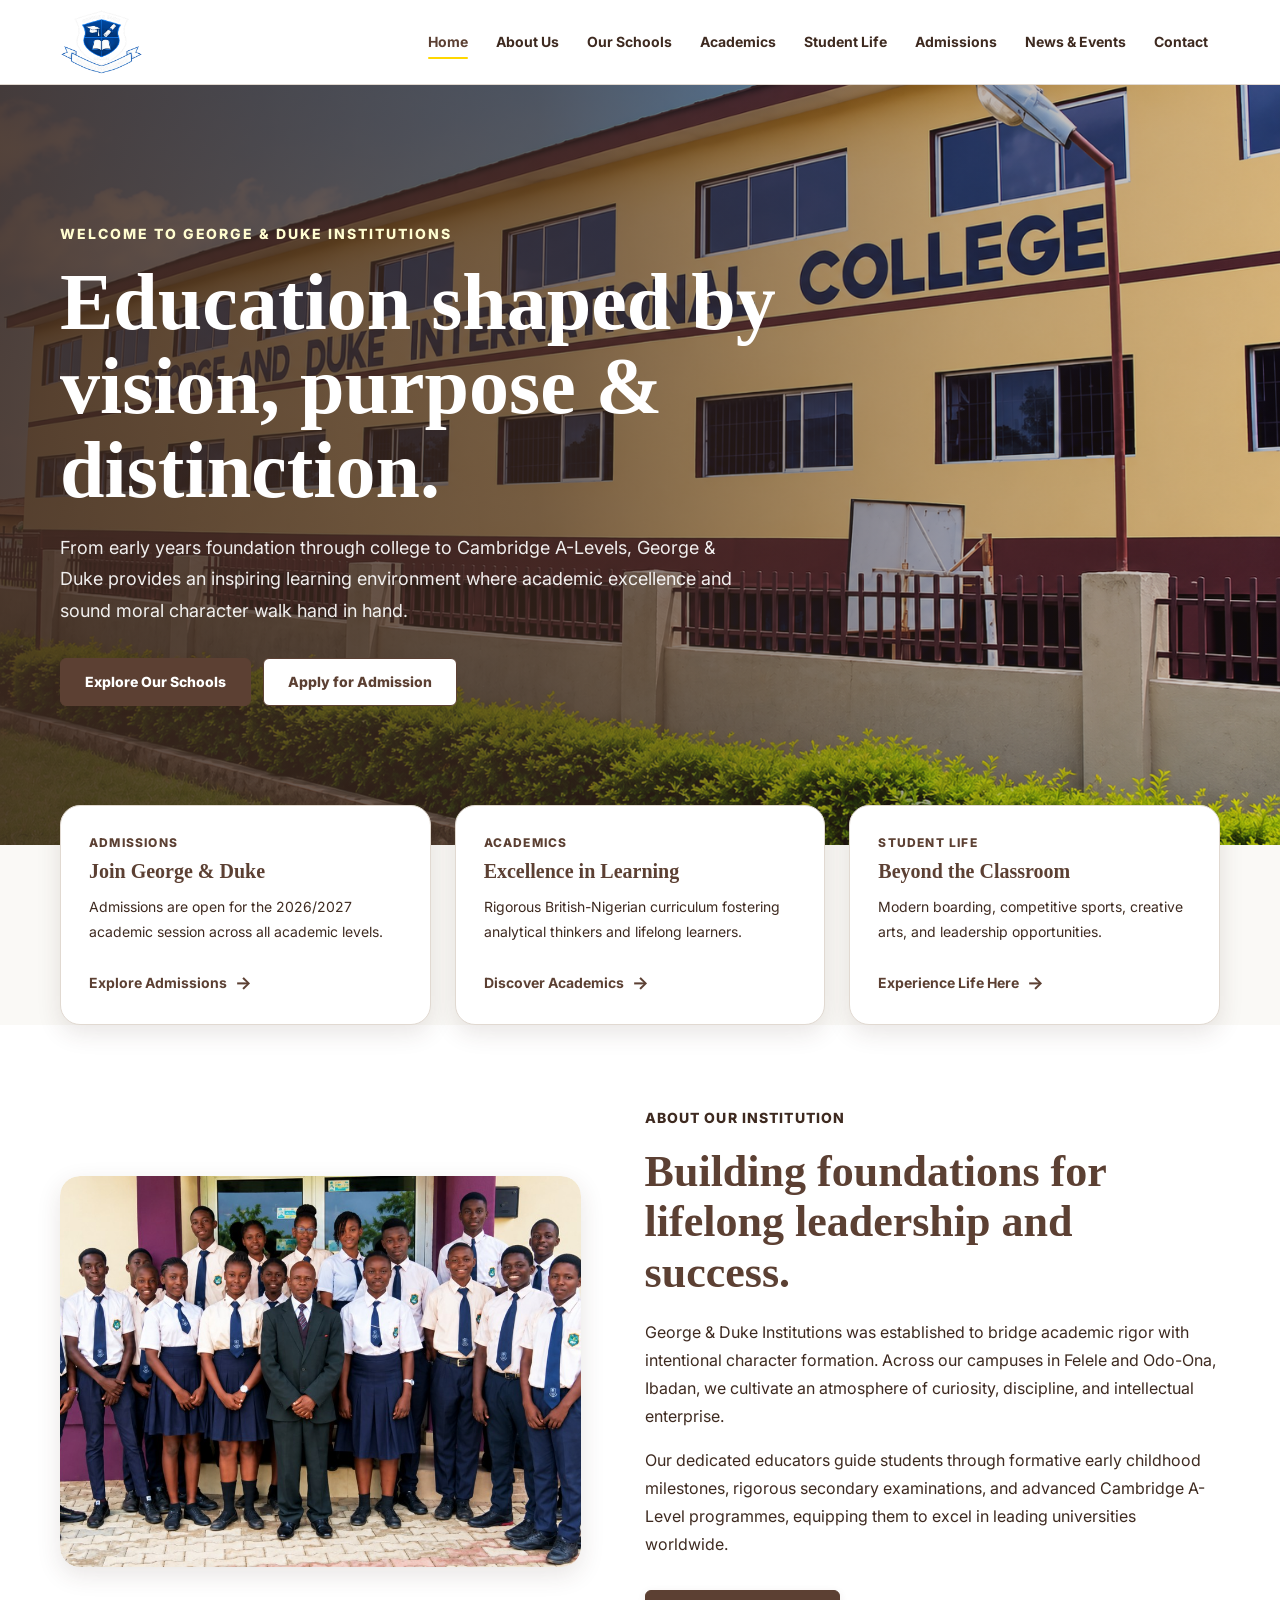
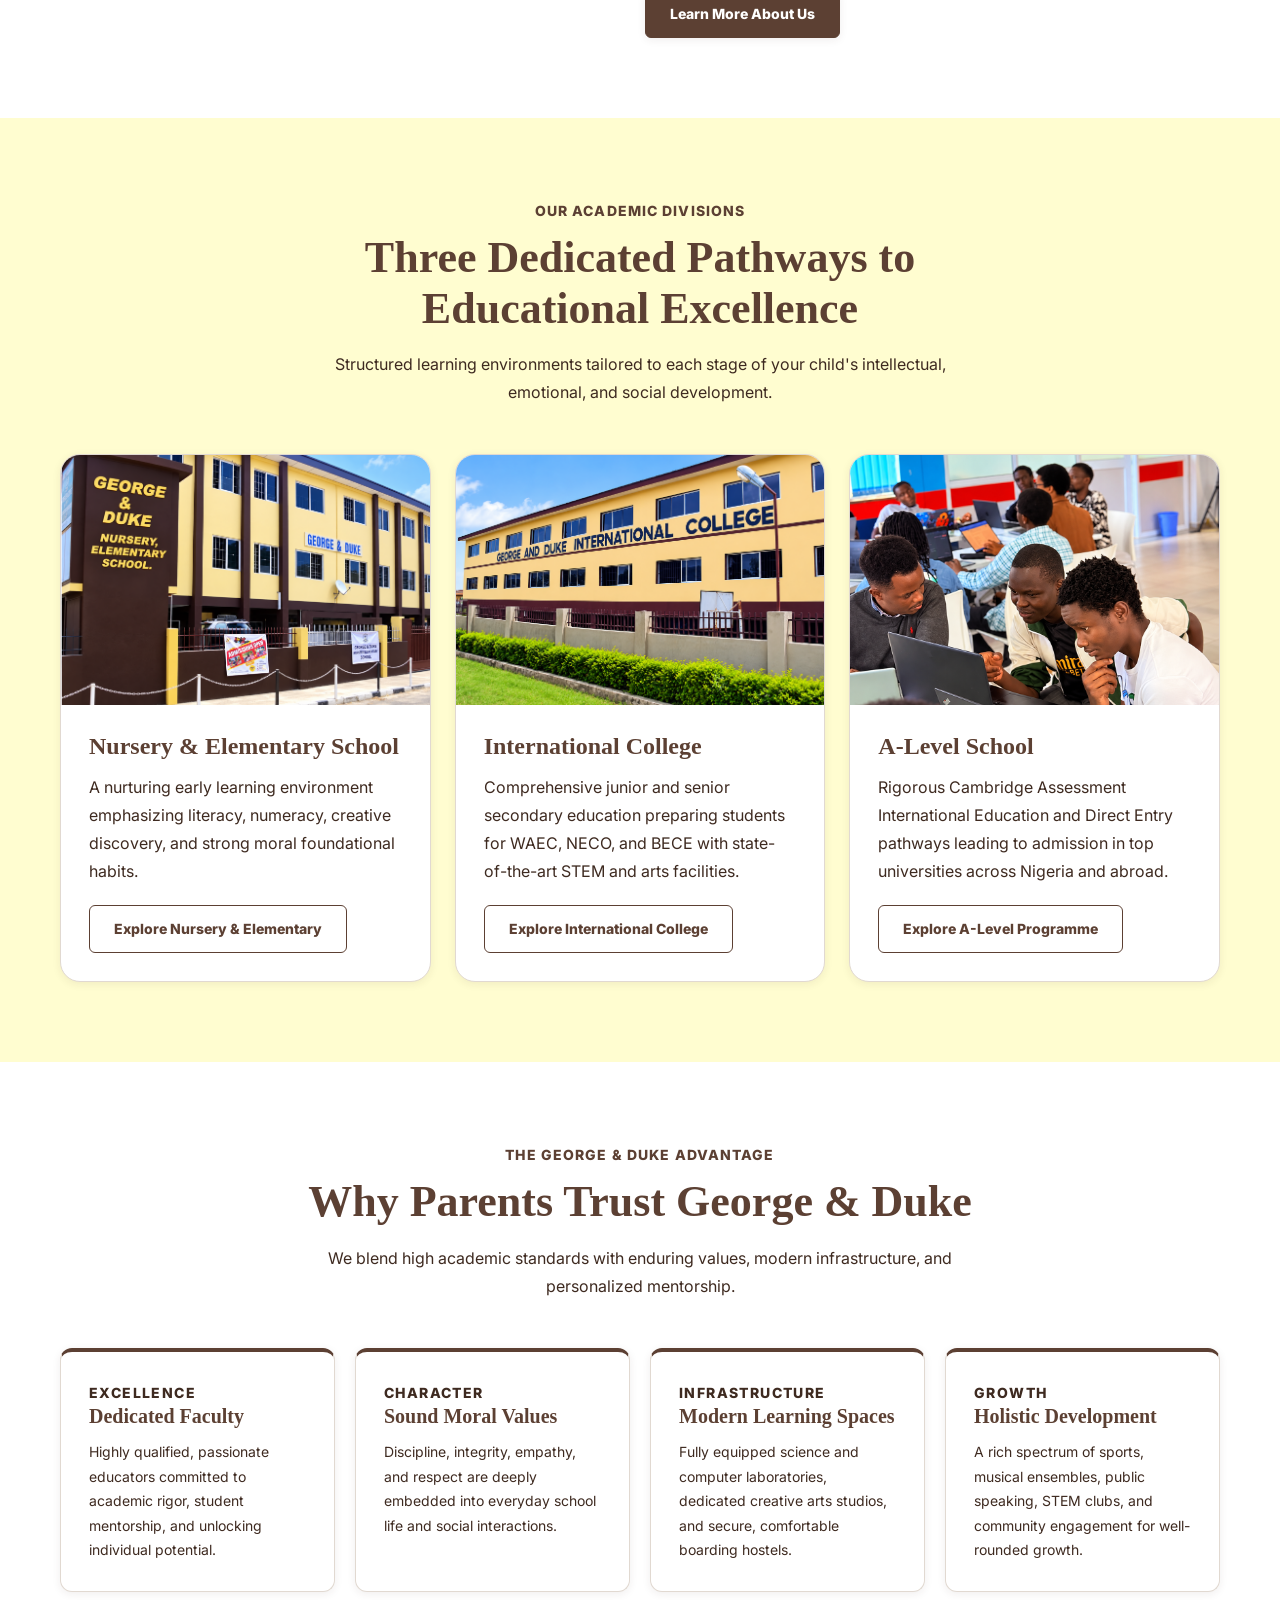
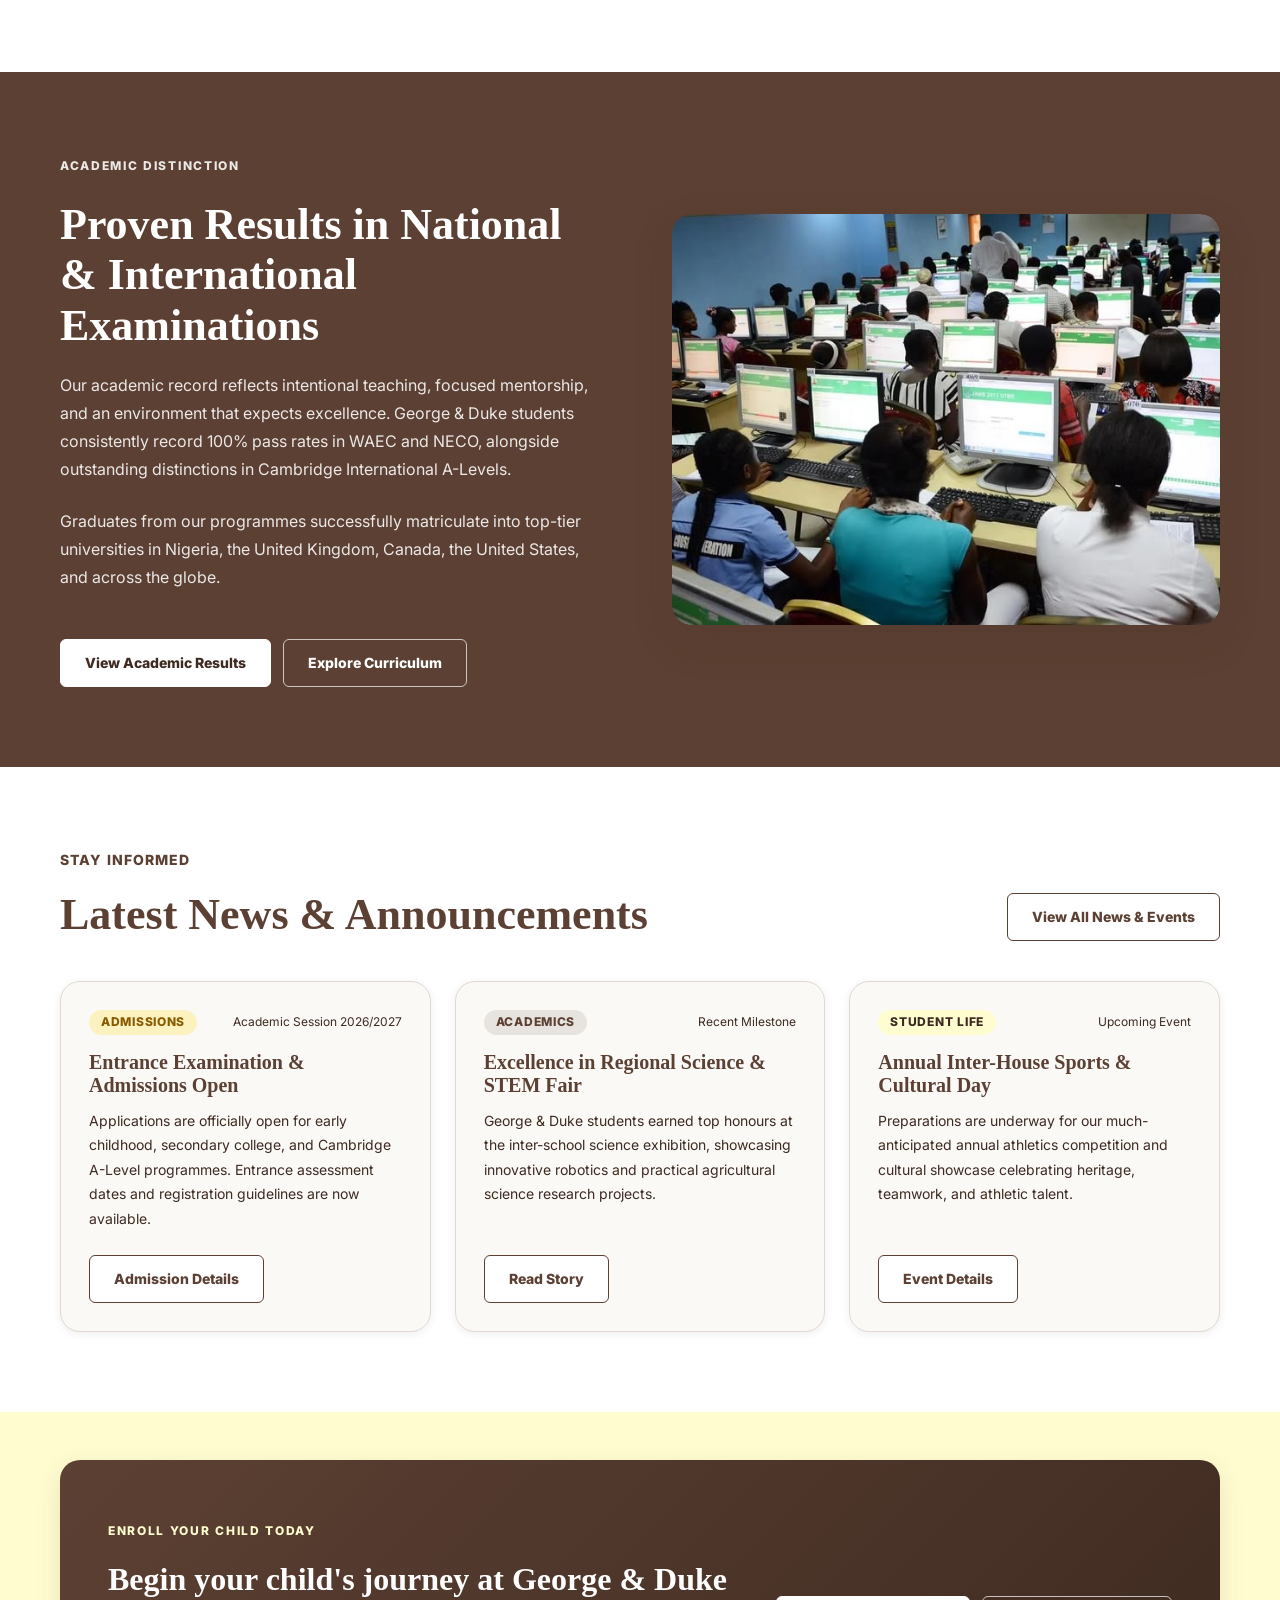
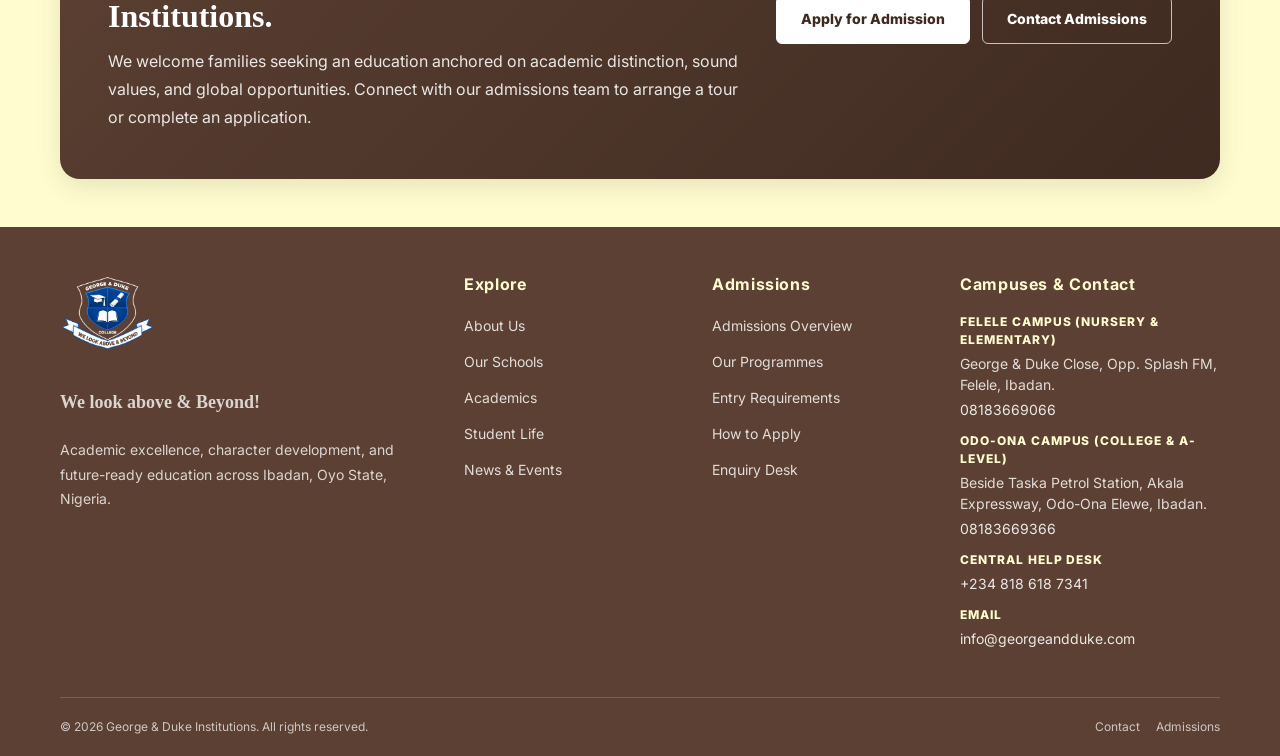
<file: index.html>
<!DOCTYPE html>
<html lang="en">

<head>
    <meta charset="UTF-8" />
    <meta name="viewport" content="width=device-width, initial-scale=1.0" />
    <meta name="description"
        content="George &amp; Duke Institutions &mdash; Academic excellence, character development, and future-ready education in Ibadan, Nigeria." />
    <meta name="theme-color" content="#5C4033" />

    <title>George &amp; Duke Institutions | Academic Excellence &amp; Character</title>

    <!-- Google Fonts -->
    <link rel="preconnect" href="https://fonts.googleapis.com" />
    <link rel="preconnect" href="https://fonts.gstatic.com" crossorigin />
    <link href="https://fonts.googleapis.com/css2?family=Inter:wght@400;500;600;700;800&display=swap"
        rel="stylesheet" />

    <!-- Main Stylesheets -->
    <link rel="stylesheet" href="css/variables.css" />
    <link rel="stylesheet" href="css/base.css" />
    <link rel="stylesheet" href="css/layout.css" />
    <link rel="stylesheet" href="css/components.css" />
    <link rel="stylesheet" href="css/responsive.css" />
</head>

<body>
    <!-- ============================================================
         SITE HEADER
    ============================================================ -->
    <header class="site-header" id="site-header">
        <div class="container">
            <div class="site-header__inner">
                <!-- Brand Logo -->
                <a class="site-header__logo" href="index.html" aria-label="George &amp; Duke Institutions Home">
                    <img src="assets/logo/logo.png" alt="George &amp; Duke Institutions" />
                </a>

                <!-- Mobile Navigation Toggle -->
                <button class="site-header__menu-toggle" type="button" aria-label="Open navigation menu"
                    aria-expanded="false" aria-controls="site-navigation">
                    <span class="site-header__menu-icon" aria-hidden="true"></span>
                </button>

                <!-- Main Navigation -->
                <nav class="site-nav" id="site-navigation" aria-label="Main navigation">
                    <ul class="site-nav__list">
                        <li class="site-nav__item">
                            <a class="site-nav__link" href="index.html" aria-current="page">Home</a>
                        </li>
                        <li class="site-nav__item">
                            <a class="site-nav__link" href="pages/about.html">About Us</a>
                        </li>
                        <li class="site-nav__item">
                            <a class="site-nav__link" href="pages/schools.html">Our Schools</a>
                        </li>
                        <li class="site-nav__item">
                            <a class="site-nav__link" href="pages/academics.html">Academics</a>
                        </li>
                        <li class="site-nav__item">
                            <a class="site-nav__link" href="pages/student-life.html">Student Life</a>
                        </li>
                        <li class="site-nav__item">
                            <a class="site-nav__link" href="pages/admissions.html">Admissions</a>
                        </li>
                        <li class="site-nav__item">
                            <a class="site-nav__link" href="pages/news.html">News &amp; Events</a>
                        </li>
                        <li class="site-nav__item">
                            <a class="site-nav__link" href="pages/contact.html">Contact</a>
                        </li>
                    </ul>
                </nav>
            </div>
        </div>
    </header>

    <!-- ============================================================
         MAIN CONTENT
    ============================================================ -->
    <main id="main-content">

        <!-- 1. HERO SECTION -->
        <section class="hero" id="home" aria-label="Welcome to George &amp; Duke">
            <div class="hero__background">
                <img class="hero__image" src="assets/images/schools/college.png"
                    alt="George &amp; Duke students collaborating on campus" fetchpriority="high" />
                <div class="hero__overlay"></div>
            </div>

            <div class="container">
                <div class="hero__content">
                    <p class="hero__eyebrow">
                        Welcome to George &amp; Duke Institutions
                    </p>

                    <h1 class="hero__title">
                        Education shaped by vision, purpose &amp; distinction.

                    </h1>

                    <p class="hero__description">
                        From early years foundation through college to Cambridge A-Levels, George &amp; Duke provides an
                        inspiring learning environment where academic excellence and sound moral character walk hand in
                        hand.
                    </p>

                    <div class="hero__actions">
                        <a class="button button--primary" href="pages/schools.html">
                            Explore Our Schools
                        </a>
                        <a class="button button--secondary" href="pages/admissions.html">
                            Apply for Admission
                        </a>
                    </div>
                </div>
            </div>
        </section>

        <!-- QUICK INFO CARDS -->
        <section class="quick-info" aria-label="Quick links to school information">
            <div class="container">
                <div class="quick-info__grid">
                    <a class="quick-info__card" href="pages/admissions.html">
                        <div class="quick-info__content">
                            <p class="quick-info__label">Admissions</p>
                            <h2 class="quick-info__title">Join George &amp; Duke</h2>
                            <p class="quick-info__description">
                                Admissions are open for the 2026/2027 academic session across all academic levels.
                            </p>
                        </div>
                        <span class="quick-info__link">
                            Explore Admissions <span aria-hidden="true">&rarr;</span>
                        </span>
                    </a>

                    <a class="quick-info__card" href="pages/academics.html">
                        <div class="quick-info__content">
                            <p class="quick-info__label">Academics</p>
                            <h2 class="quick-info__title">Excellence in Learning</h2>
                            <p class="quick-info__description">
                                Rigorous British-Nigerian curriculum fostering analytical thinkers and lifelong
                                learners.
                            </p>
                        </div>
                        <span class="quick-info__link">
                            Discover Academics <span aria-hidden="true">&rarr;</span>
                        </span>
                    </a>

                    <a class="quick-info__card" href="pages/student-life.html">
                        <div class="quick-info__content">
                            <p class="quick-info__label">Student Life</p>
                            <h2 class="quick-info__title">Beyond the Classroom</h2>
                            <p class="quick-info__description">
                                Modern boarding, competitive sports, creative arts, and leadership opportunities.
                            </p>
                        </div>
                        <span class="quick-info__link">
                            Experience Life Here <span aria-hidden="true">&rarr;</span>
                        </span>
                    </a>
                </div>
            </div>
        </section>

        <!-- 2. ABOUT US PREVIEW -->
        <section class="about-section section section--white" id="about" aria-labelledby="about-preview-title">
            <div class="container">
                <div class="about-section__grid">
                    <div class="about-section__image">
                        <img src="assets/images/about/campus.jpg"
                            alt="George &amp; Duke campus facilities and grounds in Ibadan" loading="lazy" />
                    </div>

                    <div class="about-section__content">
                        <p class="section__eyebrow">About Our Institution</p>
                        <h2 id="about-preview-title">Building foundations for lifelong leadership and success.</h2>
                        <p>
                            George &amp; Duke Institutions was established to bridge academic rigor with intentional
                            character formation. Across our campuses in Felele and Odo-Ona, Ibadan, we cultivate an
                            atmosphere of curiosity, discipline, and intellectual enterprise.
                        </p>
                        <p>
                            Our dedicated educators guide students through formative early childhood milestones,
                            rigorous secondary examinations, and advanced Cambridge A-Level programmes, equipping them
                            to excel in leading universities worldwide.
                        </p>
                        <a class="button button--primary" href="pages/about.html">
                            Learn More About Us
                        </a>
                    </div>
                </div>
            </div>
        </section>

        <!-- 3. OUR SCHOOLS -->
        <section class="schools-section section section--cream" id="schools" aria-labelledby="schools-title">
            <div class="container">
                <div class="section__header">
                    <p class="section__eyebrow">Our Academic Divisions</p>
                    <h2 class="section__title" id="schools-title">Three Dedicated Pathways to Educational Excellence
                    </h2>
                    <p class="section__description">
                        Structured learning environments tailored to each stage of your child's intellectual, emotional,
                        and social development.
                    </p>
                </div>

                <div class="schools-section__grid">
                    <!-- School 1: Nursery & Elementary -->
                    <article class="school-card">
                        <div class="school-card__image">
                            <img src="assets/images/schools/nusery.png"
                                alt="George &amp; Duke Nursery and Elementary School pupils in class" loading="lazy" />
                        </div>
                        <div class="school-card__content">

                            <h3>Nursery &amp; Elementary School</h3>
                            <p>
                                A nurturing early learning environment emphasizing literacy, numeracy, creative
                                discovery, and strong moral foundational habits.
                            </p>
                            <a class="button button--secondary" href="pages/schools.html#nursery-primary">
                                Explore Nursery &amp; Elementary
                            </a>
                        </div>
                    </article>

                    <!-- School 2: International College -->
                    <article class="school-card">
                        <div class="school-card__image">
                            <img src="assets/images/schools/college.png"
                                alt="George &amp; Duke International College building and campus" loading="lazy" />
                        </div>
                        <div class="school-card__content">

                            <h3>International College</h3>
                            <p>
                                Comprehensive junior and senior secondary education preparing students for WAEC, NECO,
                                and BECE with state-of-the-art STEM and arts facilities.
                            </p>
                            <a class="button button--secondary" href="pages/schools.html#international-college">
                                Explore International College
                            </a>
                        </div>
                    </article>

                    <!-- School 3: A-Level Programme -->
                    <article class="school-card">
                        <div class="school-card__image">
                            <img src="assets/images/schools/a-level.png"
                                alt="George &amp; Duke Advanced Level School student studying" loading="lazy" />
                        </div>
                        <div class="school-card__content">

                            <h3>A-Level School</h3>
                            <p>
                                Rigorous Cambridge Assessment International Education and Direct Entry pathways leading
                                to admission in top universities across Nigeria and abroad.
                            </p>
                            <a class="button button--secondary" href="pages/schools.html#a-level">
                                Explore A-Level Programme
                            </a>
                        </div>
                    </article>
                </div>
            </div>
        </section>

        <!-- 4. WHY CHOOSE GEORGE & DUKE -->
        <section class="why-section section section--white" id="why-george-duke" aria-labelledby="why-title">
            <div class="container">
                <div class="section__header">
                    <p class="section__eyebrow">The George &amp; Duke Advantage</p>
                    <h2 class="section__title" id="why-title">Why Parents Trust George &amp; Duke</h2>
                    <p class="section__description">
                        We blend high academic standards with enduring values, modern infrastructure, and personalized
                        mentorship.
                    </p>
                </div>

                <div class="why-section__grid">
                    <div class="why-card">
                        <p class="why-card__label">Excellence</p>
                        <h3>Dedicated Faculty</h3>
                        <p>
                            Highly qualified, passionate educators committed to academic rigor, student mentorship, and
                            unlocking individual potential.
                        </p>
                    </div>

                    <div class="why-card">
                        <p class="why-card__label">Character</p>
                        <h3>Sound Moral Values</h3>
                        <p>
                            Discipline, integrity, empathy, and respect are deeply embedded into everyday school life
                            and social interactions.
                        </p>
                    </div>

                    <div class="why-card">
                        <p class="why-card__label">Infrastructure</p>
                        <h3>Modern Learning Spaces</h3>
                        <p>
                            Fully equipped science and computer laboratories, dedicated creative arts studios, and
                            secure, comfortable boarding hostels.
                        </p>
                    </div>

                    <div class="why-card">
                        <p class="why-card__label">Growth</p>
                        <h3>Holistic Development</h3>
                        <p>
                            A rich spectrum of sports, musical ensembles, public speaking, STEM clubs, and community
                            engagement for well-rounded growth.
                        </p>
                    </div>
                </div>
            </div>
        </section>

        <!-- 5. ACADEMIC ACHIEVEMENTS -->
        <section class="results-section section section--brown" id="results" aria-labelledby="results-title">
            <div class="container">
                <div class="results-section__grid">
                    <div class="results-section__content">
                        <p class="results-section__eyebrow">Academic Distinction</p>
                        <h2 id="results-title">Proven Results in National &amp; International Examinations</h2>
                        <p>
                            Our academic record reflects intentional teaching, focused mentorship, and an environment
                            that expects excellence. George &amp; Duke students consistently record 100% pass rates in
                            WAEC and NECO, alongside outstanding distinctions in Cambridge International A-Levels.
                        </p>
                        <p>
                            Graduates from our programmes successfully matriculate into top-tier universities in
                            Nigeria, the United Kingdom, Canada, the United States, and across the globe.
                        </p>
                        <div class="results-section__actions">
                            <a class="button button--light" href="pages/academics.html#results">
                                View Academic Results
                            </a>
                            <a class="button button--outline-light" href="pages/academics.html">
                                Explore Curriculum
                            </a>
                        </div>
                    </div>

                    <div class="results-section__image">
                        <img src="assets/images/academics/results.jpg"
                            alt="George &amp; Duke students celebrating outstanding examination results"
                            loading="lazy" />
                    </div>
                </div>
            </div>
        </section>

        <!-- 6. LATEST NEWS -->
        <section class="news-section section section--white" id="news" aria-labelledby="news-title">
            <div class="container">
                <div class="section-header">
                    <div>
                        <p class="section__eyebrow">Stay Informed</p>
                        <h2 id="news-title">Latest News &amp; Announcements</h2>
                    </div>
                    <a class="button button--secondary" href="pages/news.html">
                        View All News &amp; Events
                    </a>
                </div>

                <div class="news-section__grid">
                    <article class="news-card">
                        <div class="news-card__meta">
                            <span class="badge badge--gold">Admissions</span>
                            <span class="news-card__date">Academic Session 2026/2027</span>
                        </div>
                        <h3>Entrance Examination &amp; Admissions Open</h3>
                        <p>
                            Applications are officially open for early childhood, secondary college, and Cambridge
                            A-Level programmes. Entrance assessment dates and registration guidelines are now available.
                        </p>
                        <a class="button button--secondary" href="pages/admissions.html">
                            Admission Details
                        </a>
                    </article>

                    <article class="news-card">
                        <div class="news-card__meta">
                            <span class="badge badge--primary">Academics</span>
                            <span class="news-card__date">Recent Milestone</span>
                        </div>
                        <h3>Excellence in Regional Science &amp; STEM Fair</h3>
                        <p>
                            George &amp; Duke students earned top honours at the inter-school science exhibition,
                            showcasing innovative robotics and practical agricultural science research projects.
                        </p>
                        <a class="button button--secondary" href="pages/news.html">
                            Read Story
                        </a>
                    </article>

                    <article class="news-card">
                        <div class="news-card__meta">
                            <span class="badge badge--cream">Student Life</span>
                            <span class="news-card__date">Upcoming Event</span>
                        </div>
                        <h3>Annual Inter-House Sports &amp; Cultural Day</h3>
                        <p>
                            Preparations are underway for our much-anticipated annual athletics competition and cultural
                            showcase celebrating heritage, teamwork, and athletic talent.
                        </p>
                        <a class="button button--secondary" href="pages/news.html#events">
                            Event Details
                        </a>
                    </article>
                </div>
            </div>
        </section>

        <!-- 7. ADMISSIONS CTA -->
        <section class="cta-banner section section--cream" id="admissions" aria-labelledby="admissions-cta-title">
            <div class="container">
                <div class="cta-banner__inner">
                    <div class="cta-banner__content">
                        <p class="section-heading__eyebrow" style="color: var(--color-secondary-cream);">
                            Enroll Your Child Today
                        </p>
                        <h2 id="admissions-cta-title">
                            Begin your child's journey at George &amp; Duke Institutions.
                        </h2>
                        <p>
                            We welcome families seeking an education anchored on academic distinction, sound values, and
                            global opportunities. Connect with our admissions team to arrange a tour or complete an
                            application.
                        </p>
                    </div>

                    <div class="cta-banner__actions">
                        <a class="button button--light" href="pages/admissions.html">
                            Apply for Admission
                        </a>
                        <a class="button button--outline-light" href="pages/contact.html">
                            Contact Admissions
                        </a>
                    </div>
                </div>
            </div>
        </section>

    </main>

    <!-- ============================================================
         SITE FOOTER
    ============================================================ -->
    <footer class="site-footer">
        <div class="container">
            <div class="site-footer__main">
                <!-- Brand Info -->
                <div class="site-footer__brand">
                    <a class="site-footer__logo-link" href="index.html"
                        aria-label="George &amp; Duke Institutions Home">
                        <img class="site-footer__logo" src="assets/logo/logo.png" alt="George &amp; Duke Institutions"
                            loading="lazy" />
                    </a>
                    <p class="site-footer__tagline">We look above &amp; Beyond!</p>
                    <p class="site-footer__description">
                        Academic excellence, character development, and future-ready education across Ibadan, Oyo State,
                        Nigeria.
                    </p>
                </div>

                <!-- Explore Links -->
                <div class="site-footer__column">
                    <h3>Explore</h3>
                    <ul class="site-footer__links">
                        <li><a href="pages/about.html">About Us</a></li>
                        <li><a href="pages/schools.html">Our Schools</a></li>
                        <li><a href="pages/academics.html">Academics</a></li>
                        <li><a href="pages/student-life.html">Student Life</a></li>
                        <li><a href="pages/news.html">News &amp; Events</a></li>
                    </ul>
                </div>

                <!-- Admissions Links -->
                <div class="site-footer__column">
                    <h3>Admissions</h3>
                    <ul class="site-footer__links">
                        <li><a href="pages/admissions.html">Admissions Overview</a></li>
                        <li><a href="pages/admissions.html#schools">Our Programmes</a></li>
                        <li><a href="pages/admissions.html#requirements">Entry Requirements</a></li>
                        <li><a href="pages/admissions.html#application">How to Apply</a></li>
                        <li><a href="pages/contact.html">Enquiry Desk</a></li>
                    </ul>
                </div>

                <!-- Campuses & Contacts -->
                <div class="site-footer__column">
                    <h3>Campuses &amp; Contact</h3>
                    <ul class="site-footer__contact">
                        <li class="site-footer__contact-item">
                            <span class="site-footer__contact-label">Felele Campus (Nursery &amp; Elementary)</span>
                            <p>George &amp; Duke Close, Opp. Splash FM, Felele, Ibadan.</p>
                            <a href="tel:08183669066">08183669066</a>
                        </li>
                        <li class="site-footer__contact-item">
                            <span class="site-footer__contact-label">Odo-Ona Campus (College &amp; A-Level)</span>
                            <p>Beside Taska Petrol Station, Akala Expressway, Odo-Ona Elewe, Ibadan.</p>
                            <a href="tel:08183669366">08183669366</a>
                        </li>
                        <li class="site-footer__contact-item">
                            <span class="site-footer__contact-label">Central Help Desk</span>
                            <a href="tel:+2348186187341">+234 818 618 7341</a>
                        </li>
                        <li class="site-footer__contact-item">
                            <span class="site-footer__contact-label">Email</span>
                            <a href="mailto:info@georgeandduke.com">info@georgeandduke.com</a>
                        </li>
                    </ul>
                </div>
            </div>

            <div class="site-footer__bottom">
                <p class="site-footer__copyright">
                    &copy; <span data-current-year></span> George &amp; Duke Institutions. All rights reserved.
                </p>
                <div class="site-footer__legal">
                    <a href="pages/contact.html">Contact</a>
                    <a href="pages/admissions.html">Admissions</a>
                </div>
            </div>
        </div>
    </footer>

    <!-- Scripts -->
    <script src="js/navigation.js" defer></script>
    <script src="js/main.js" defer></script>
</body>

</html>
</file>
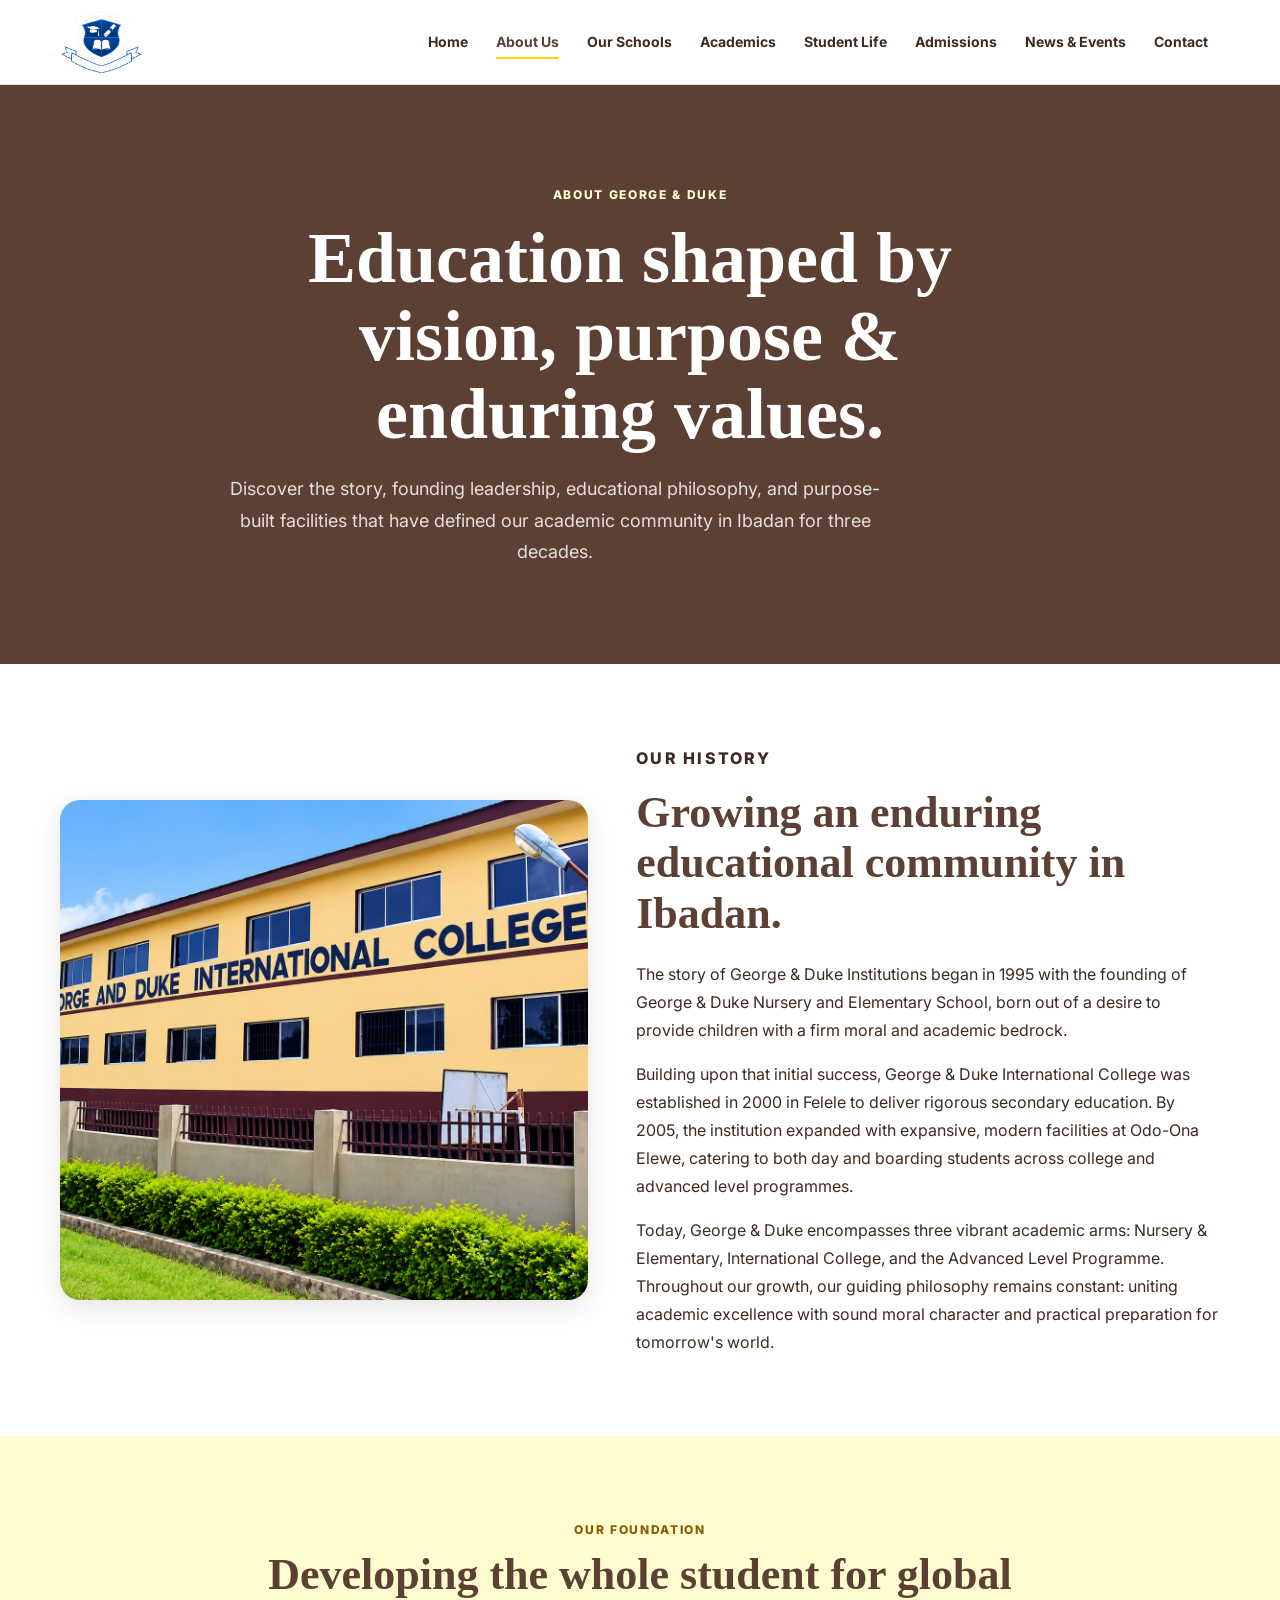
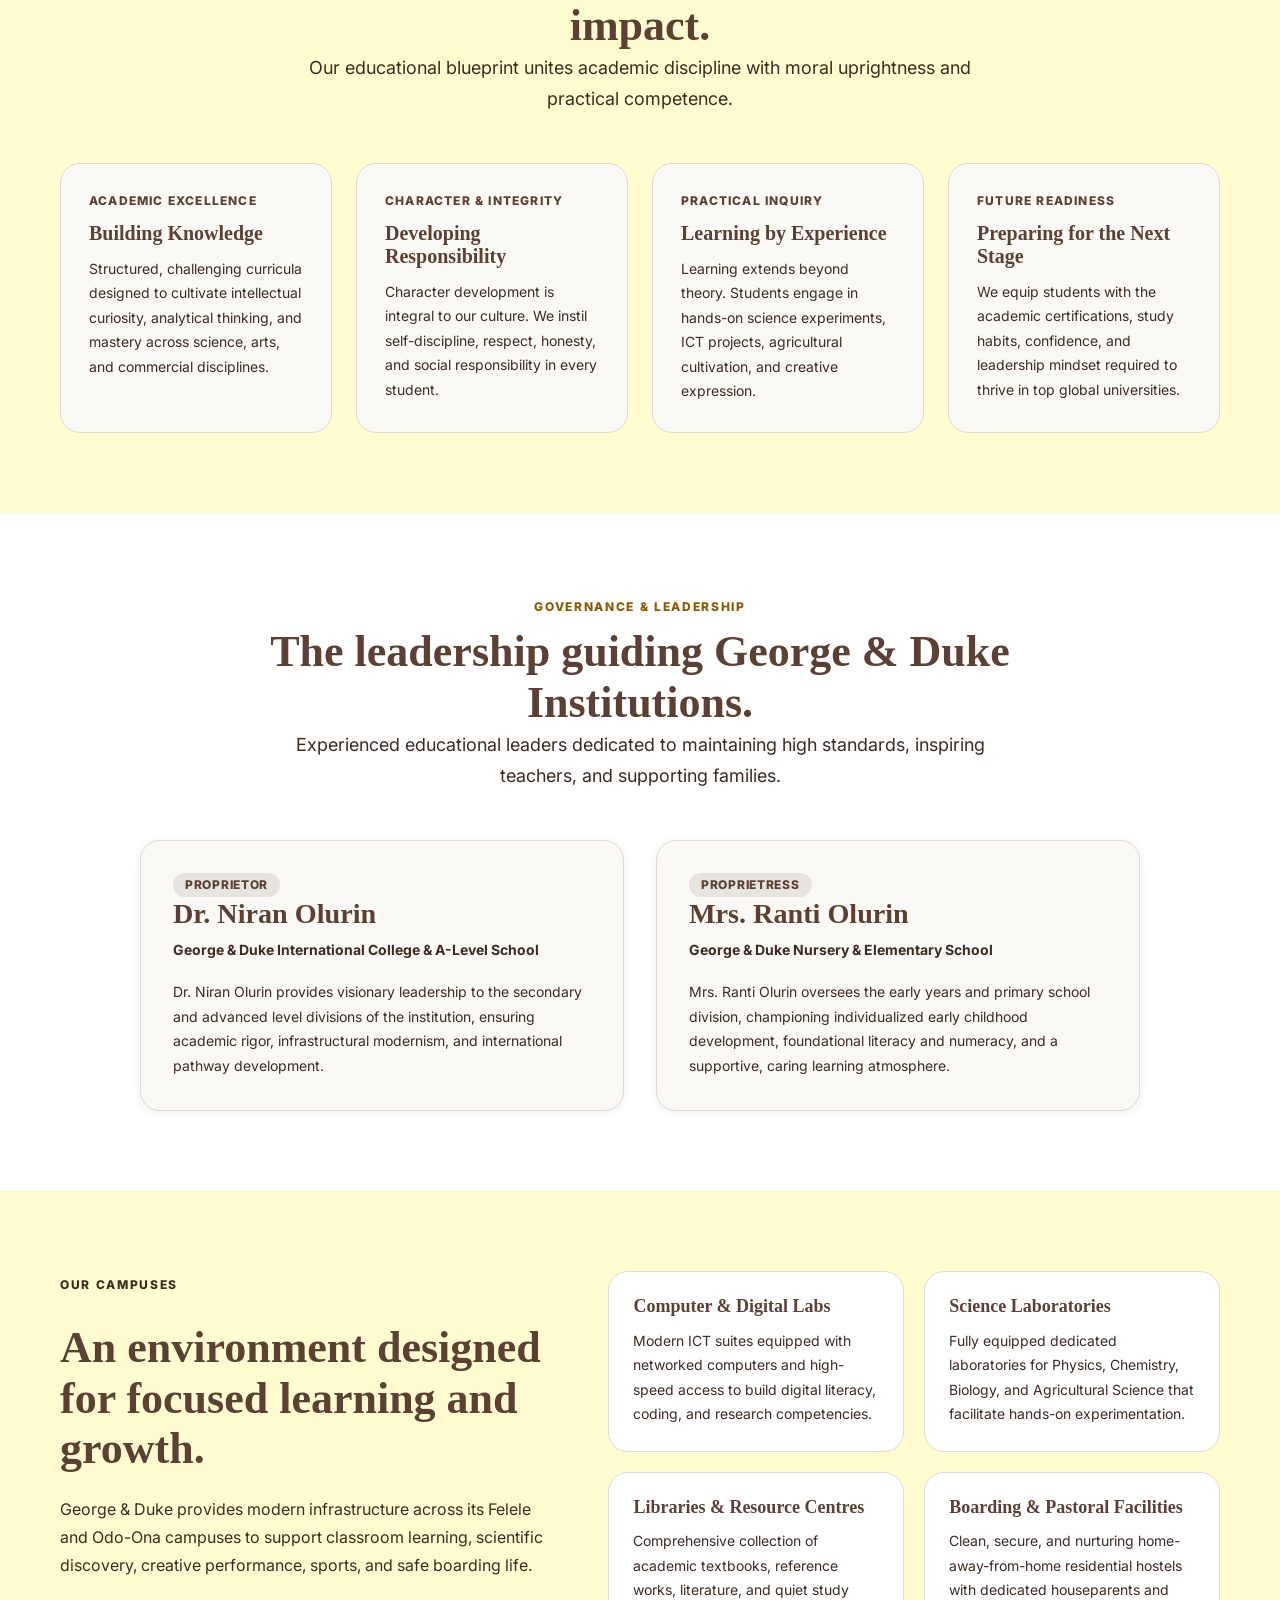
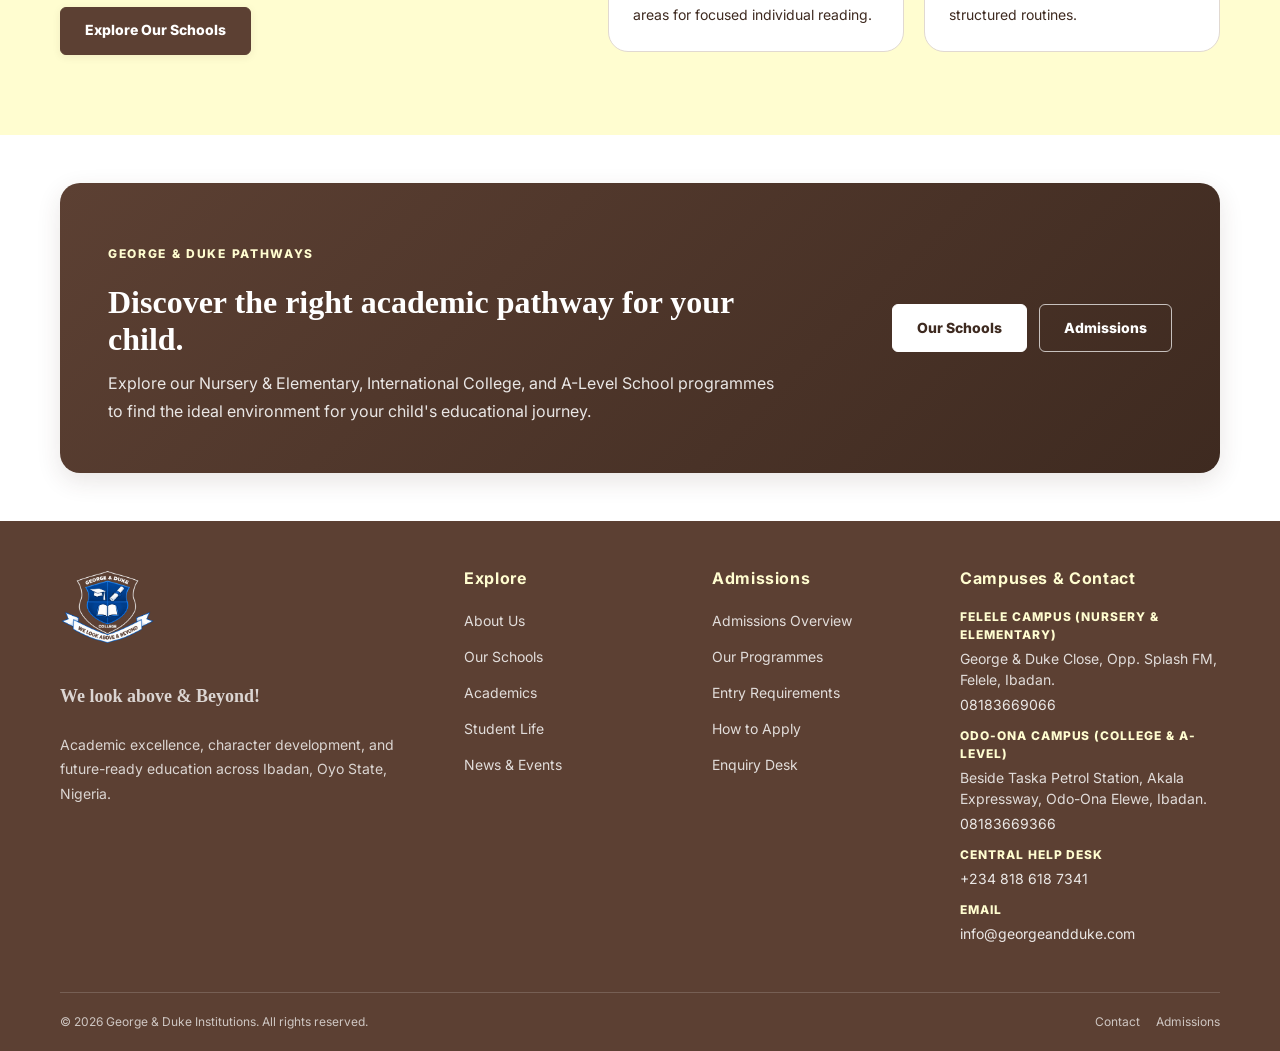
<file: pages/about.html>
<!DOCTYPE html>
<html lang="en">

<head>
    <meta charset="UTF-8" />
    <meta name="viewport" content="width=device-width, initial-scale=1.0" />
    <meta name="description"
        content="Learn about George &amp; Duke Institutions, our 30-year history in Ibadan, our leadership, core values, and modern educational facilities." />
    <meta name="theme-color" content="#5C4033" />

    <title>About Us | George &amp; Duke Institutions</title>

    <!-- Google Fonts -->
    <link rel="preconnect" href="https://fonts.googleapis.com" />
    <link rel="preconnect" href="https://fonts.gstatic.com" crossorigin />
    <link href="https://fonts.googleapis.com/css2?family=Inter:wght@400;500;600;700;800&display=swap"
        rel="stylesheet" />

    <!-- Main Stylesheets -->
    <link rel="stylesheet" href="../css/variables.css" />
    <link rel="stylesheet" href="../css/base.css" />
    <link rel="stylesheet" href="../css/layout.css" />
    <link rel="stylesheet" href="../css/components.css" />
    <link rel="stylesheet" href="../css/pages.css" />
    <link rel="stylesheet" href="../css/responsive.css" />
</head>

<body>
    <!-- ============================================================
         SITE HEADER
    ============================================================ -->
    <header class="site-header" id="site-header">
        <div class="container">
            <div class="site-header__inner">
                <a class="site-header__logo" href="../index.html" aria-label="George &amp; Duke Institutions Home">
                    <img src="../assets/logo/logo.png" alt="George &amp; Duke Institutions" />
                </a>

                <button class="site-header__menu-toggle" type="button" aria-label="Open navigation menu"
                    aria-expanded="false" aria-controls="site-navigation">
                    <span class="site-header__menu-icon" aria-hidden="true"></span>
                </button>

                <nav class="site-nav" id="site-navigation" aria-label="Main navigation">
                    <ul class="site-nav__list">
                        <li class="site-nav__item">
                            <a class="site-nav__link" href="../index.html">Home</a>
                        </li>
                        <li class="site-nav__item">
                            <a class="site-nav__link" href="about.html" aria-current="page">About Us</a>
                        </li>
                        <li class="site-nav__item">
                            <a class="site-nav__link" href="schools.html">Our Schools</a>
                        </li>
                        <li class="site-nav__item">
                            <a class="site-nav__link" href="academics.html">Academics</a>
                        </li>
                        <li class="site-nav__item">
                            <a class="site-nav__link" href="student-life.html">Student Life</a>
                        </li>
                        <li class="site-nav__item">
                            <a class="site-nav__link" href="admissions.html">Admissions</a>
                        </li>
                        <li class="site-nav__item">
                            <a class="site-nav__link" href="news.html">News &amp; Events</a>
                        </li>
                        <li class="site-nav__item">
                            <a class="site-nav__link" href="contact.html">Contact</a>
                        </li>
                    </ul>
                </nav>
            </div>
        </div>
    </header>

    <!-- ============================================================
         MAIN CONTENT
    ============================================================ -->
    <main id="main-content">

        <!-- PAGE HERO -->
        <section class="page-hero" aria-label="About Us Header">
            <div class="container">
                <div class="page-hero__content">
                    <p class="page-hero__eyebrow">About George &amp; Duke</p>
                    <h1>Education shaped by vision, purpose &amp; enduring values.</h1>
                    <p class="page-hero__description">
                        Discover the story, founding leadership, educational philosophy, and purpose-built facilities
                        that have defined our academic community in Ibadan for three decades.
                    </p>
                </div>
            </div>
        </section>

        <!-- 1. OUR STORY & HISTORY -->
        <section class="about-page-story section section--white" id="story" aria-labelledby="story-title">
            <div class="container">
                <div class="about-page-story__grid">
                    <div class="about-page-story__image">
                        <img src="../assets/images/schools/college.png"
                            alt="George &amp; Duke institution campus grounds in Ibadan" loading="lazy" />
                    </div>

                    <div class="about-page-story__content">
                        <p class="section-heading__eyebrow">Our History</p>
                        <h2 id="story-title">Growing an enduring educational community in Ibadan.</h2>
                        <p>
                            The story of George &amp; Duke Institutions began in 1995 with the founding of George &amp;
                            Duke Nursery and Elementary School, born out of a desire to provide children with a firm
                            moral and academic bedrock.
                        </p>
                        <p>
                            Building upon that initial success, George &amp; Duke International College was established
                            in 2000 in Felele to deliver rigorous secondary education. By 2005, the institution expanded
                            with expansive, modern facilities at Odo-Ona Elewe, catering to both day and boarding
                            students across college and advanced level programmes.
                        </p>
                        <p>
                            Today, George &amp; Duke encompasses three vibrant academic arms: Nursery &amp; Elementary,
                            International College, and the Advanced Level Programme. Throughout our growth, our guiding
                            philosophy remains constant: uniting academic excellence with sound moral character and
                            practical preparation for tomorrow's world.
                        </p>
                    </div>
                </div>
            </div>
        </section>

        <!-- 2. MISSION, VISION & VALUES -->
        <section class="about-page-values section section--cream" id="mission-values" aria-labelledby="mission-title">
            <div class="container">
                <div class="section-heading section-heading--center">
                    <p class="section-heading__eyebrow">Our Foundation</p>
                    <h2 id="mission-title">Developing the whole student for global impact.</h2>
                    <p class="section-heading__description">
                        Our educational blueprint unites academic discipline with moral uprightness and practical
                        competence.
                    </p>
                </div>

                <div class="values-grid">
                    <article class="value-card">
                        <p class="value-card__label">Academic Excellence</p>
                        <h3>Building Knowledge</h3>
                        <p>
                            Structured, challenging curricula designed to cultivate intellectual curiosity, analytical
                            thinking, and mastery across science, arts, and commercial disciplines.
                        </p>
                    </article>

                    <article class="value-card">
                        <p class="value-card__label">Character &amp; Integrity</p>
                        <h3>Developing Responsibility</h3>
                        <p>
                            Character development is integral to our culture. We instil self-discipline, respect,
                            honesty, and social responsibility in every student.
                        </p>
                    </article>

                    <article class="value-card">
                        <p class="value-card__label">Practical Inquiry</p>
                        <h3>Learning by Experience</h3>
                        <p>
                            Learning extends beyond theory. Students engage in hands-on science experiments, ICT
                            projects, agricultural cultivation, and creative expression.
                        </p>
                    </article>

                    <article class="value-card">
                        <p class="value-card__label">Future Readiness</p>
                        <h3>Preparing for the Next Stage</h3>
                        <p>
                            We equip students with the academic certifications, study habits, confidence, and leadership
                            mindset required to thrive in top global universities.
                        </p>
                    </article>
                </div>
            </div>
        </section>

        <!-- 3. LEADERSHIP -->
        <section class="leadership-section section section--white" id="leadership" aria-labelledby="leadership-title">
            <div class="container">
                <div class="section-heading section-heading--center">
                    <p class="section-heading__eyebrow">Governance &amp; Leadership</p>
                    <h2 id="leadership-title">The leadership guiding George &amp; Duke Institutions.</h2>
                    <p class="section-heading__description">
                        Experienced educational leaders dedicated to maintaining high standards, inspiring teachers, and
                        supporting families.
                    </p>
                </div>

                <div class="leadership-section__grid">
                    <article class="leadership-card">
                        <div class="leadership-card__content">
                            <span class="badge badge--primary">Proprietor</span>
                            <h3>Dr. Niran Olurin</h3>
                            <p class="leadership-card__school">
                                George &amp; Duke International College &amp; A-Level School
                            </p>
                            <p>
                                Dr. Niran Olurin provides visionary leadership to the secondary and advanced level
                                divisions of the institution, ensuring academic rigor, infrastructural modernism, and
                                international pathway development.
                            </p>
                        </div>
                    </article>

                    <article class="leadership-card">
                        <div class="leadership-card__content">
                            <span class="badge badge--primary">Proprietress</span>
                            <h3>Mrs. Ranti Olurin</h3>
                            <p class="leadership-card__school">
                                George &amp; Duke Nursery &amp; Elementary School
                            </p>
                            <p>
                                Mrs. Ranti Olurin oversees the early years and primary school division, championing
                                individualized early childhood development, foundational literacy and numeracy, and a
                                supportive, caring learning atmosphere.
                            </p>
                        </div>
                    </article>
                </div>
            </div>
        </section>

        <!-- 4. FACILITIES -->
        <section class="about-page-facilities section section--cream" id="facilities"
            aria-labelledby="facilities-title">
            <div class="container">
                <div class="about-page-facilities__grid">
                    <div class="about-page-facilities__content">
                        <p class="section-heading__eyebrow">Our Campuses</p>
                        <h2 id="facilities-title">An environment designed for focused learning and growth.</h2>
                        <p>
                            George &amp; Duke provides modern infrastructure across its Felele and Odo-Ona campuses to
                            support classroom learning, scientific discovery, creative performance, sports, and safe
                            boarding life.
                        </p>
                        <a class="button button--primary" href="schools.html">
                            Explore Our Schools
                        </a>
                    </div>

                    <div class="facility-list">
                        <article class="facility-item">
                            <h3>Computer &amp; Digital Labs</h3>
                            <p>
                                Modern ICT suites equipped with networked computers and high-speed access to build
                                digital literacy, coding, and research competencies.
                            </p>
                        </article>

                        <article class="facility-item">
                            <h3>Science Laboratories</h3>
                            <p>
                                Fully equipped dedicated laboratories for Physics, Chemistry, Biology, and Agricultural
                                Science that facilitate hands-on experimentation.
                            </p>
                        </article>

                        <article class="facility-item">
                            <h3>Libraries &amp; Resource Centres</h3>
                            <p>
                                Comprehensive collection of academic textbooks, reference works, literature, and quiet
                                study areas for focused individual reading.
                            </p>
                        </article>

                        <article class="facility-item">
                            <h3>Boarding &amp; Pastoral Facilities</h3>
                            <p>
                                Clean, secure, and nurturing home-away-from-home residential hostels with dedicated
                                houseparents and structured routines.
                            </p>
                        </article>
                    </div>
                </div>
            </div>
        </section>

        <!-- 5. CTA BANNER -->
        <section class="cta-banner section section--white" aria-labelledby="about-cta-title">
            <div class="container">
                <div class="cta-banner__inner">
                    <div class="cta-banner__content">
                        <p class="section-heading__eyebrow" style="color: var(--color-secondary-cream);">
                            George &amp; Duke Pathways
                        </p>
                        <h2 id="about-cta-title">Discover the right academic pathway for your child.</h2>
                        <p>
                            Explore our Nursery &amp; Elementary, International College, and A-Level School programmes
                            to find the ideal environment for your child's educational journey.
                        </p>
                    </div>

                    <div class="cta-banner__actions">
                        <a class="button button--light" href="schools.html">
                            Our Schools
                        </a>
                        <a class="button button--outline-light" href="admissions.html">
                            Admissions
                        </a>
                    </div>
                </div>
            </div>
        </section>

    </main>

    <!-- ============================================================
         SITE FOOTER
    ============================================================ -->
    <footer class="site-footer">
        <div class="container">
            <div class="site-footer__main">
                <!-- Brand Info -->
                <div class="site-footer__brand">
                    <a class="site-footer__logo-link" href="../index.html"
                        aria-label="George &amp; Duke Institutions Home">
                        <img class="site-footer__logo" src="../assets/logo/logo.png"
                            alt="George &amp; Duke Institutions" loading="lazy" />
                    </a>
                    <p class="site-footer__tagline">We look above &amp; Beyond!</p>
                    <p class="site-footer__description">
                        Academic excellence, character development, and future-ready education across Ibadan, Oyo State,
                        Nigeria.
                    </p>
                </div>

                <!-- Explore Links -->
                <div class="site-footer__column">
                    <h3>Explore</h3>
                    <ul class="site-footer__links">
                        <li><a href="about.html">About Us</a></li>
                        <li><a href="schools.html">Our Schools</a></li>
                        <li><a href="academics.html">Academics</a></li>
                        <li><a href="student-life.html">Student Life</a></li>
                        <li><a href="news.html">News &amp; Events</a></li>
                    </ul>
                </div>

                <!-- Admissions Links -->
                <div class="site-footer__column">
                    <h3>Admissions</h3>
                    <ul class="site-footer__links">
                        <li><a href="admissions.html">Admissions Overview</a></li>
                        <li><a href="admissions.html#schools">Our Programmes</a></li>
                        <li><a href="admissions.html#requirements">Entry Requirements</a></li>
                        <li><a href="admissions.html#application">How to Apply</a></li>
                        <li><a href="contact.html">Enquiry Desk</a></li>
                    </ul>
                </div>

                <!-- Campuses & Contacts -->
                <div class="site-footer__column">
                    <h3>Campuses &amp; Contact</h3>
                    <ul class="site-footer__contact">
                        <li class="site-footer__contact-item">
                            <span class="site-footer__contact-label">Felele Campus (Nursery &amp; Elementary)</span>
                            <p>George &amp; Duke Close, Opp. Splash FM, Felele, Ibadan.</p>
                            <a href="tel:08183669066">08183669066</a>
                        </li>
                        <li class="site-footer__contact-item">
                            <span class="site-footer__contact-label">Odo-Ona Campus (College &amp; A-Level)</span>
                            <p>Beside Taska Petrol Station, Akala Expressway, Odo-Ona Elewe, Ibadan.</p>
                            <a href="tel:08183669366">08183669366</a>
                        </li>
                        <li class="site-footer__contact-item">
                            <span class="site-footer__contact-label">Central Help Desk</span>
                            <a href="tel:+2348186187341">+234 818 618 7341</a>
                        </li>
                        <li class="site-footer__contact-item">
                            <span class="site-footer__contact-label">Email</span>
                            <a href="mailto:info@georgeandduke.com">info@georgeandduke.com</a>
                        </li>
                    </ul>
                </div>
            </div>

            <div class="site-footer__bottom">
                <p class="site-footer__copyright">
                    &copy; <span data-current-year></span> George &amp; Duke Institutions. All rights reserved.
                </p>
                <div class="site-footer__legal">
                    <a href="contact.html">Contact</a>
                    <a href="admissions.html">Admissions</a>
                </div>
            </div>
        </div>
    </footer>

    <!-- Scripts -->
    <script src="../js/navigation.js" defer></script>
    <script src="../js/main.js" defer></script>
</body>

</html>
</file>
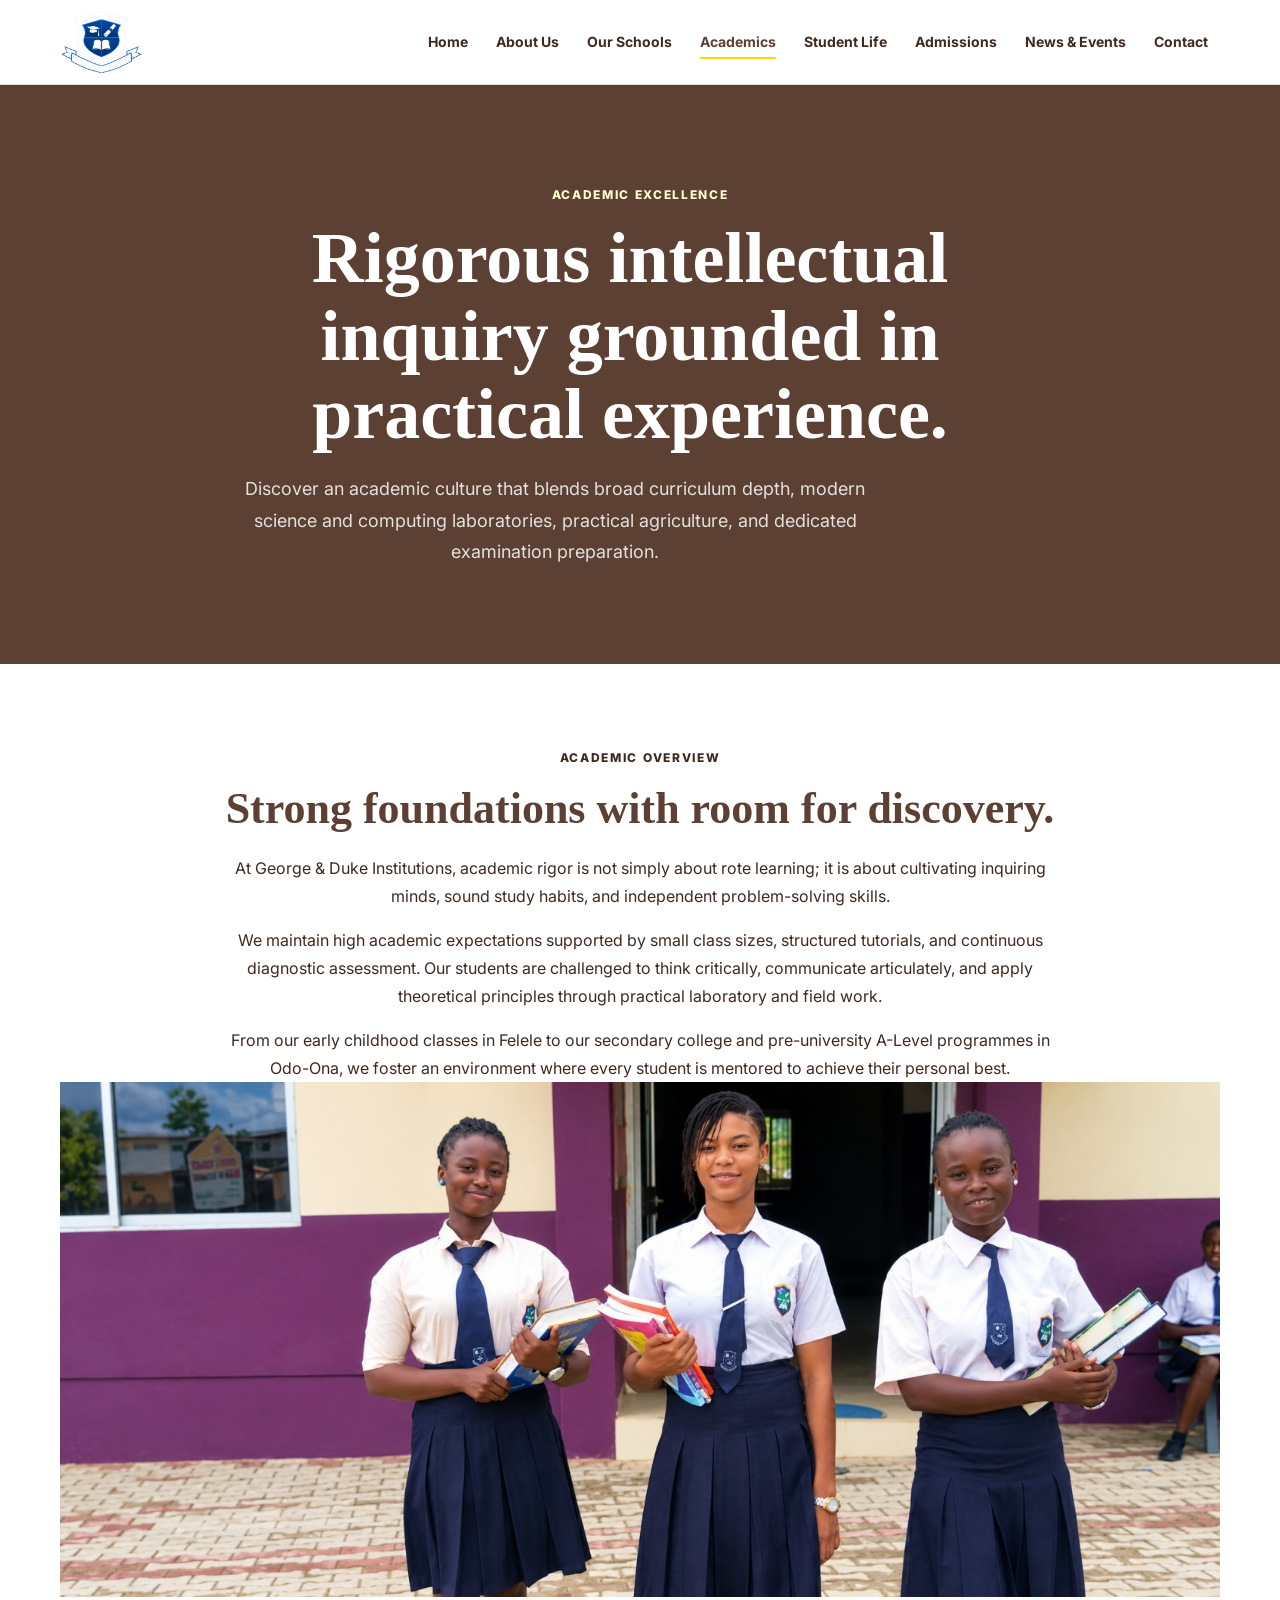
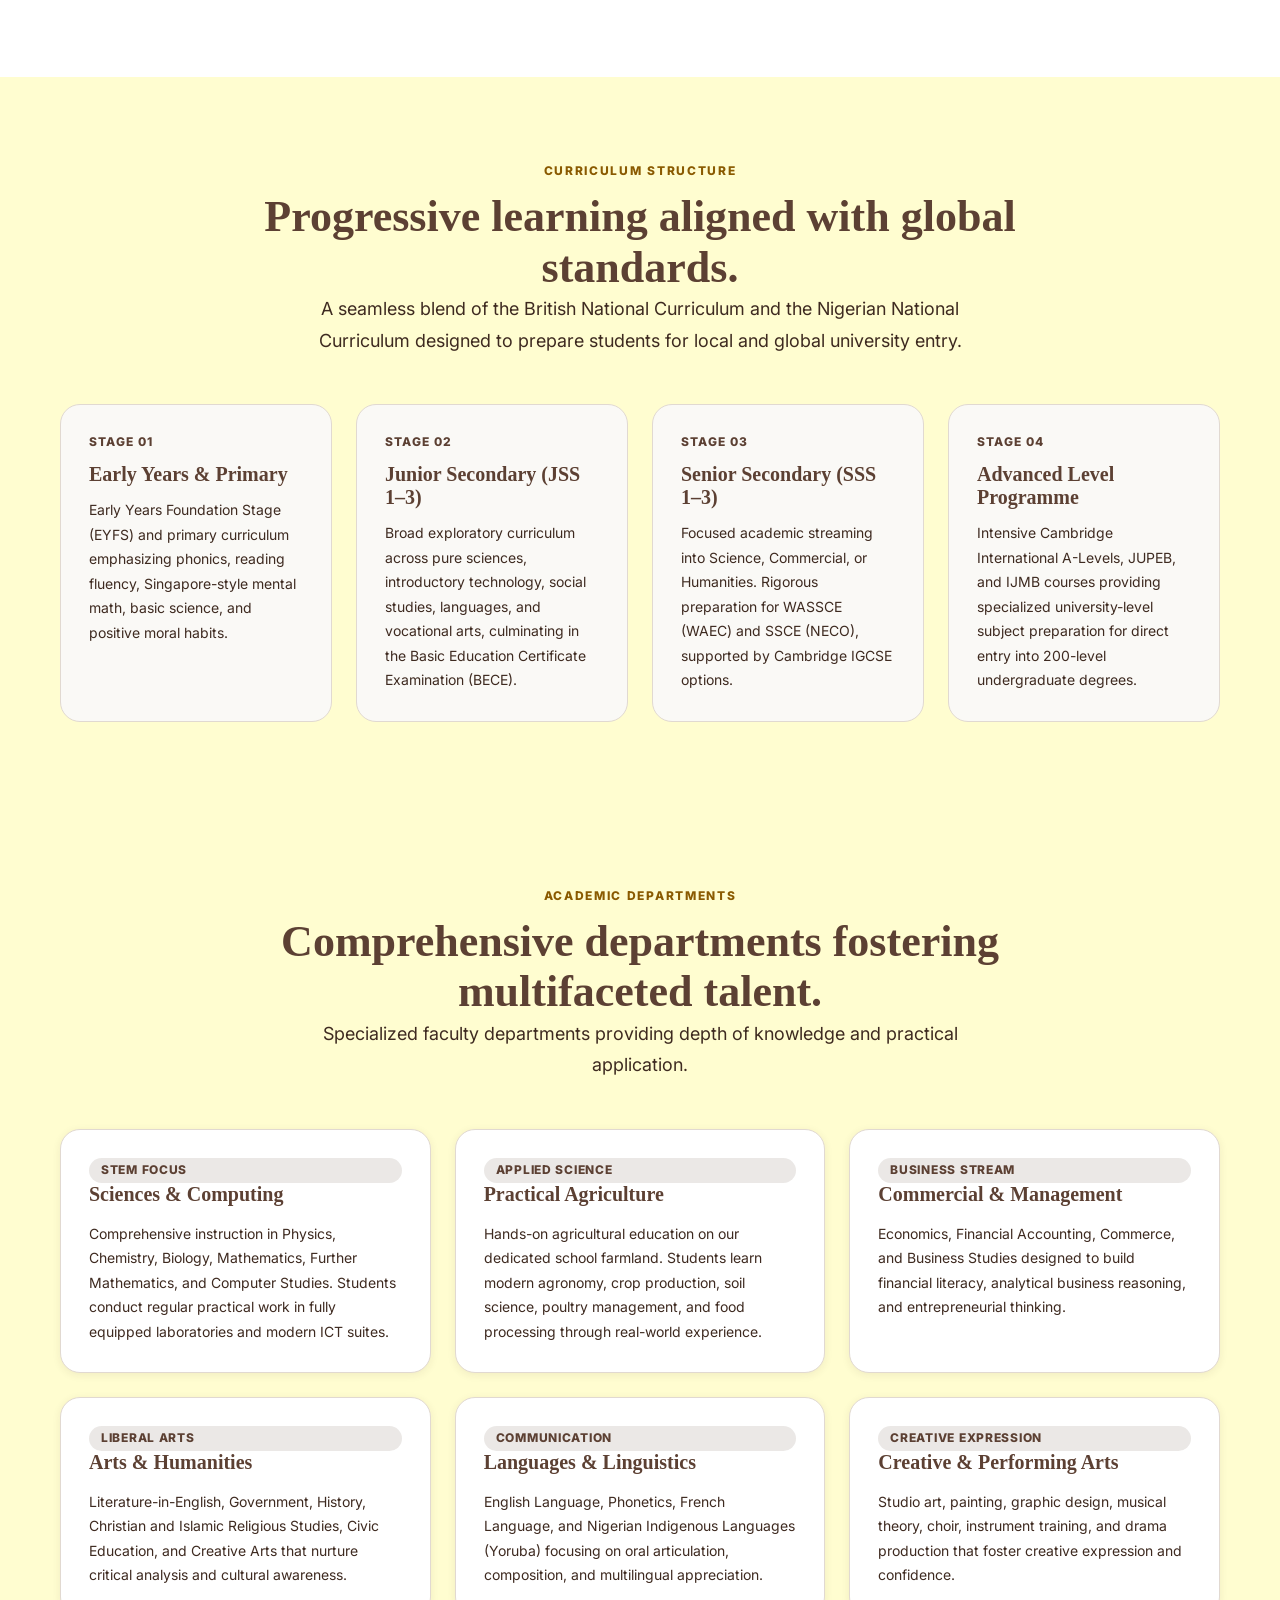
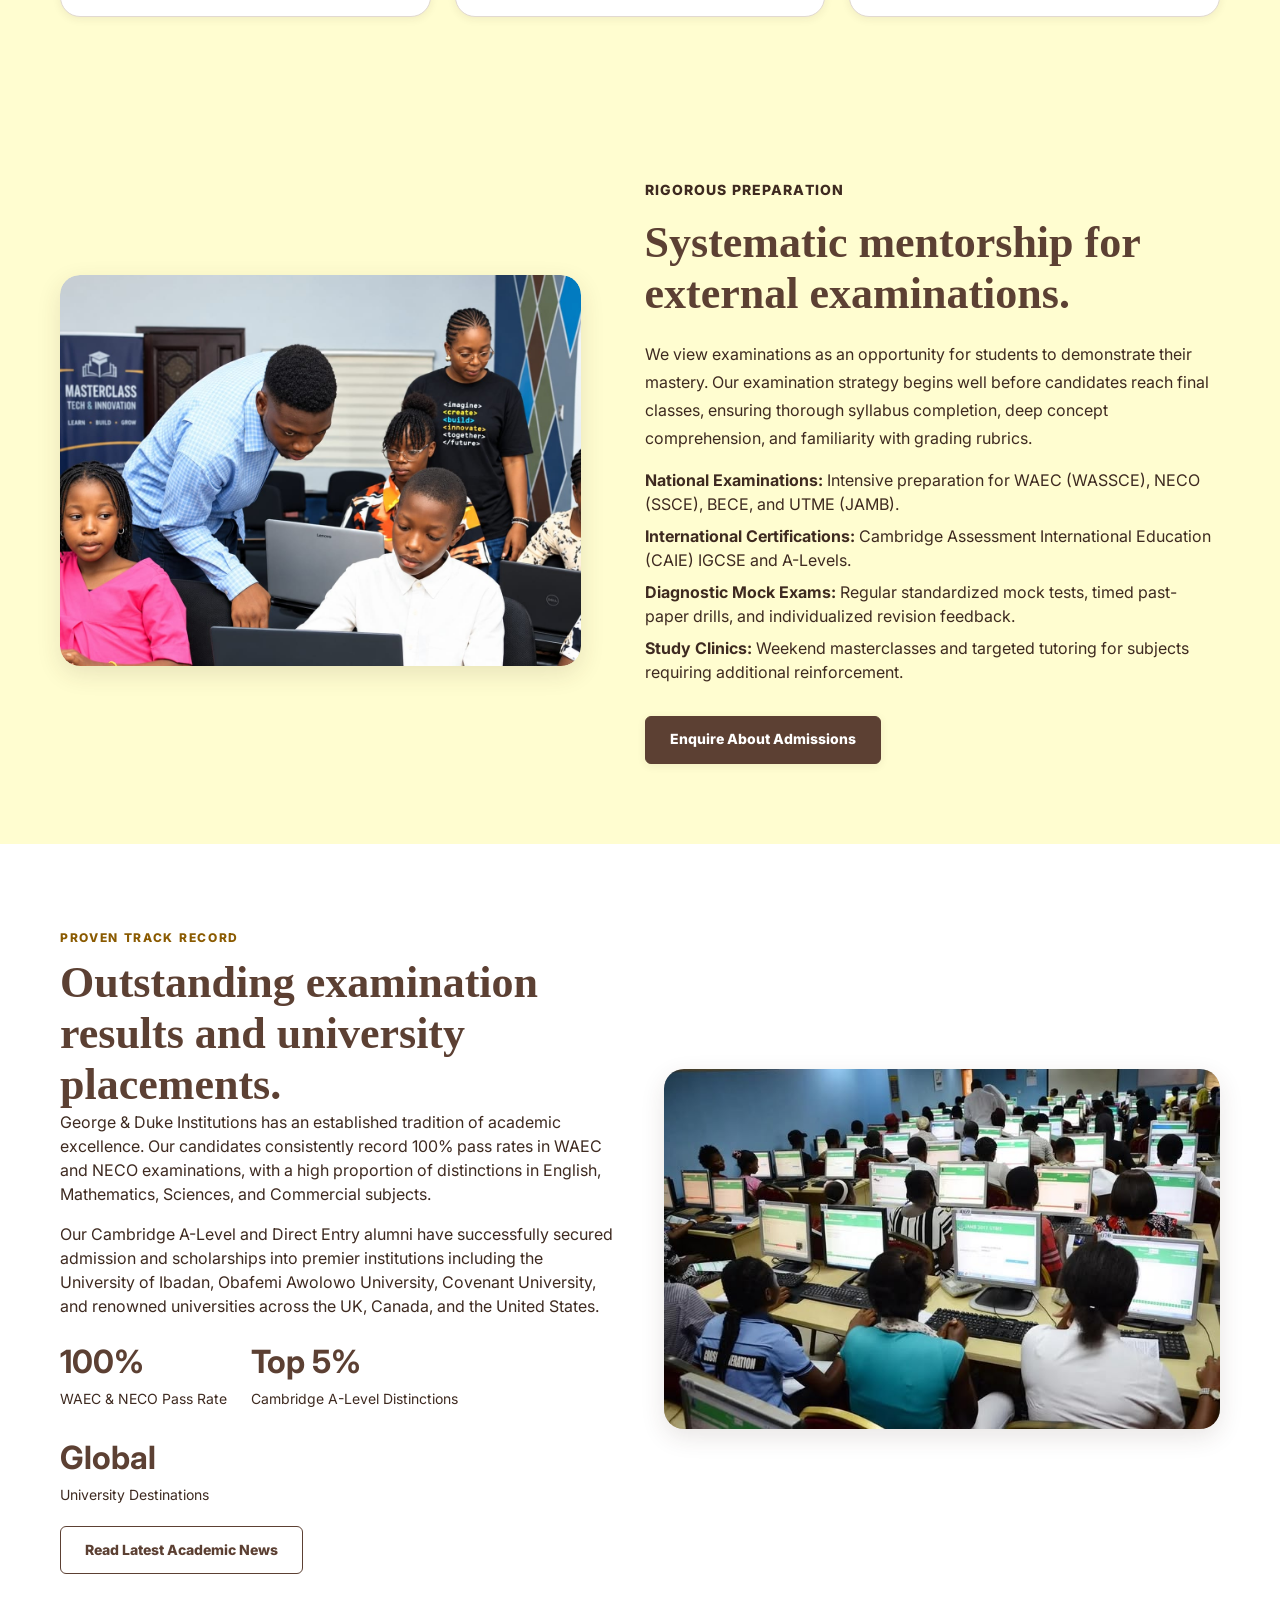
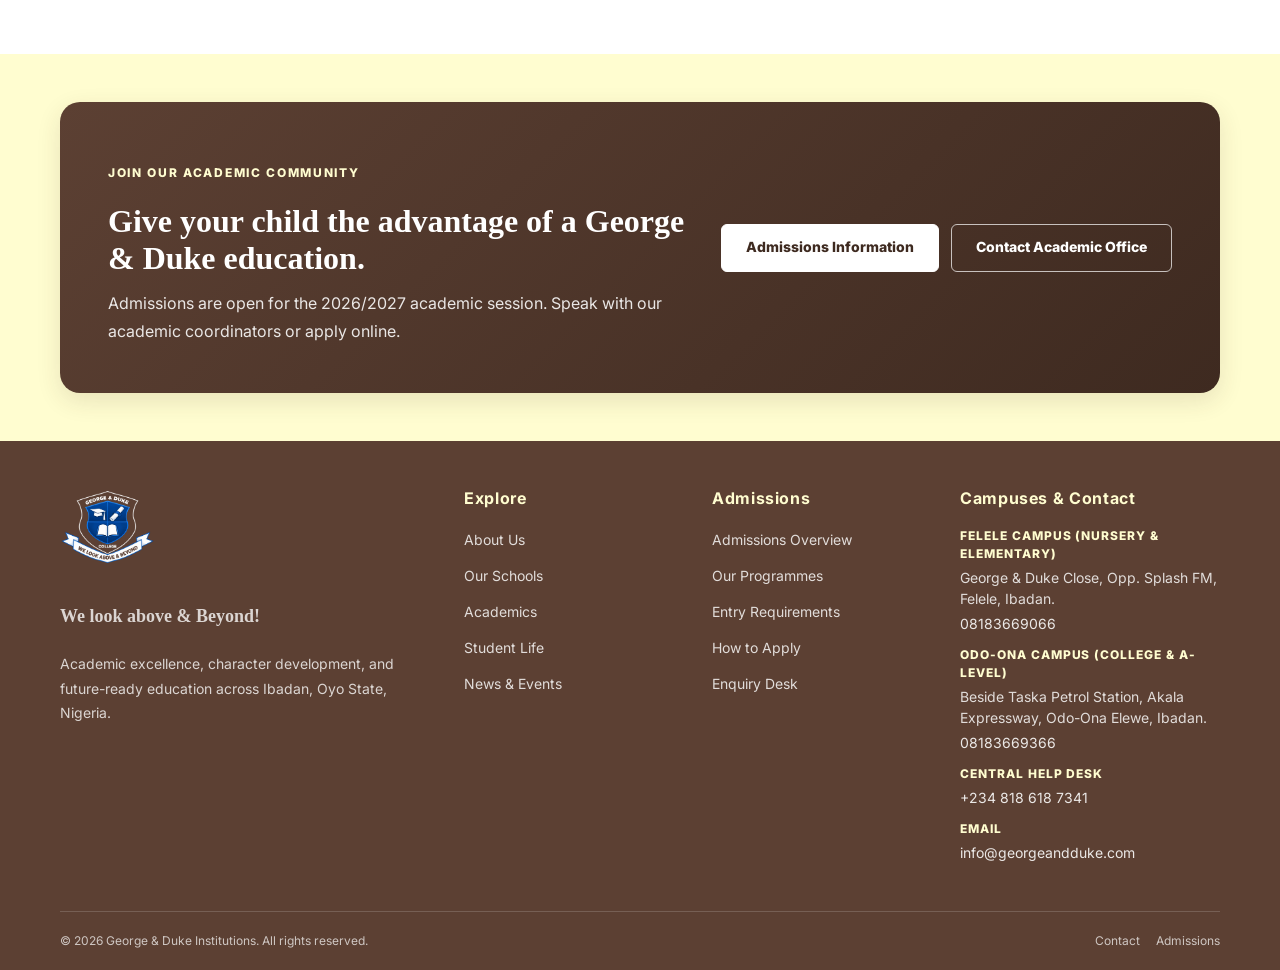
<file: pages/academics.html>
<!DOCTYPE html>
<html lang="en">

<head>
    <meta charset="UTF-8" />
    <meta name="viewport" content="width=device-width, initial-scale=1.0" />
    <meta name="description"
        content="Discover academic excellence at George &amp; Duke Institutions: British-Nigerian curriculum, STEM, agriculture, WAEC/NECO preparation, and Cambridge A-Levels." />
    <meta name="theme-color" content="#5C4033" />

    <title>Academics | George &amp; Duke Institutions</title>

    <!-- Google Fonts -->
    <link rel="preconnect" href="https://fonts.googleapis.com" />
    <link rel="preconnect" href="https://fonts.gstatic.com" crossorigin />
    <link href="https://fonts.googleapis.com/css2?family=Inter:wght@400;500;600;700;800&display=swap"
        rel="stylesheet" />

    <!-- Main Stylesheets -->
    <link rel="stylesheet" href="../css/variables.css" />
    <link rel="stylesheet" href="../css/base.css" />
    <link rel="stylesheet" href="../css/layout.css" />
    <link rel="stylesheet" href="../css/components.css" />
    <link rel="stylesheet" href="../css/pages.css" />
    <link rel="stylesheet" href="../css/responsive.css" />
</head>

<body>
    <!-- ============================================================
         SITE HEADER
    ============================================================ -->
    <header class="site-header" id="site-header">
        <div class="container">
            <div class="site-header__inner">
                <a class="site-header__logo" href="../index.html" aria-label="George &amp; Duke Institutions Home">
                    <img src="../assets/logo/logo.png" alt="George &amp; Duke Institutions" />
                </a>

                <button class="site-header__menu-toggle" type="button" aria-label="Open navigation menu"
                    aria-expanded="false" aria-controls="site-navigation">
                    <span class="site-header__menu-icon" aria-hidden="true"></span>
                </button>

                <nav class="site-nav" id="site-navigation" aria-label="Main navigation">
                    <ul class="site-nav__list">
                        <li class="site-nav__item">
                            <a class="site-nav__link" href="../index.html">Home</a>
                        </li>
                        <li class="site-nav__item">
                            <a class="site-nav__link" href="about.html">About Us</a>
                        </li>
                        <li class="site-nav__item">
                            <a class="site-nav__link" href="schools.html">Our Schools</a>
                        </li>
                        <li class="site-nav__item">
                            <a class="site-nav__link" href="academics.html" aria-current="page">Academics</a>
                        </li>
                        <li class="site-nav__item">
                            <a class="site-nav__link" href="student-life.html">Student Life</a>
                        </li>
                        <li class="site-nav__item">
                            <a class="site-nav__link" href="admissions.html">Admissions</a>
                        </li>
                        <li class="site-nav__item">
                            <a class="site-nav__link" href="news.html">News &amp; Events</a>
                        </li>
                        <li class="site-nav__item">
                            <a class="site-nav__link" href="contact.html">Contact</a>
                        </li>
                    </ul>
                </nav>
            </div>
        </div>
    </header>

    <!-- ============================================================
         MAIN CONTENT
    ============================================================ -->
    <main id="main-content">

        <!-- PAGE HERO -->
        <section class="page-hero" aria-label="Academics Header">
            <div class="container">
                <div class="page-hero__content">
                    <p class="page-hero__eyebrow">Academic Excellence</p>
                    <h1>Rigorous intellectual inquiry grounded in practical experience.</h1>
                    <p class="page-hero__description">
                        Discover an academic culture that blends broad curriculum depth, modern science and computing
                        laboratories, practical agriculture, and dedicated examination preparation.
                    </p>
                </div>
            </div>
        </section>

        <!-- 1. ACADEMIC OVERVIEW -->
        <section class="academics-intro section section--white" id="overview" aria-labelledby="overview-title">
            <div class="container">
                <div class="academics-intro__grid">
                    <div class="academics-intro__content">
                        <p class="section-heading__eyebrow">Academic Overview</p>
                        <h2 id="overview-title">Strong foundations with room for discovery.</h2>
                        <p>
                            At George &amp; Duke Institutions, academic rigor is not simply about rote learning; it is
                            about cultivating inquiring minds, sound study habits, and independent problem-solving
                            skills.
                        </p>
                        <p>
                            We maintain high academic expectations supported by small class sizes, structured tutorials,
                            and continuous diagnostic assessment. Our students are challenged to think critically,
                            communicate articulately, and apply theoretical principles through practical laboratory and
                            field work.
                        </p>
                        <p>
                            From our early childhood classes in Felele to our secondary college and pre-university
                            A-Level programmes in Odo-Ona, we foster an environment where every student is mentored to
                            achieve their personal best.
                        </p>
                    </div>

                    <div class="academics-intro__image">
                        <img src="../assets/images/students/student-holding-book.jpg"
                            alt="George &amp; Duke student engaged in academic study" loading="lazy" />
                    </div>
                </div>
            </div>
        </section>

        <!-- 2. CURRICULUM -->
        <section class="section section--cream" id="curriculum" aria-labelledby="curriculum-title">
            <div class="container">
                <div class="section-heading section-heading--center">
                    <p class="section-heading__eyebrow">Curriculum Structure</p>
                    <h2 id="curriculum-title">Progressive learning aligned with global standards.</h2>
                    <p class="section-heading__description">
                        A seamless blend of the British National Curriculum and the Nigerian National Curriculum
                        designed to prepare students for local and global university entry.
                    </p>
                </div>

                <div class="values-grid">
                    <article class="value-card">
                        <p class="value-card__label">Stage 01</p>
                        <h3>Early Years &amp; Primary</h3>
                        <p>
                            Early Years Foundation Stage (EYFS) and primary curriculum emphasizing phonics, reading
                            fluency, Singapore-style mental math, basic science, and positive moral habits.
                        </p>
                    </article>

                    <article class="value-card">
                        <p class="value-card__label">Stage 02</p>
                        <h3>Junior Secondary (JSS 1&ndash;3)</h3>
                        <p>
                            Broad exploratory curriculum across pure sciences, introductory technology, social studies,
                            languages, and vocational arts, culminating in the Basic Education Certificate Examination
                            (BECE).
                        </p>
                    </article>

                    <article class="value-card">
                        <p class="value-card__label">Stage 03</p>
                        <h3>Senior Secondary (SSS 1&ndash;3)</h3>
                        <p>
                            Focused academic streaming into Science, Commercial, or Humanities. Rigorous preparation for
                            WASSCE (WAEC) and SSCE (NECO), supported by Cambridge IGCSE options.
                        </p>
                    </article>

                    <article class="value-card">
                        <p class="value-card__label">Stage 04</p>
                        <h3>Advanced Level Programme</h3>
                        <p>
                            Intensive Cambridge International A-Levels, JUPEB, and IJMB courses providing specialized
                            university-level subject preparation for direct entry into 200-level undergraduate degrees.
                        </p>
                    </article>
                </div>
            </div>
        </section>

        <!-- 3. DEPARTMENTS -->
        <section class="academic-areas section section--white" id="departments" aria-labelledby="departments-title">
            <div class="container">
                <div class="section-heading section-heading--center">
                    <p class="section-heading__eyebrow">Academic Departments</p>
                    <h2 id="departments-title">Comprehensive departments fostering multifaceted talent.</h2>
                    <p class="section-heading__description">
                        Specialized faculty departments providing depth of knowledge and practical application.
                    </p>
                </div>

                <div class="academic-areas__grid">
                    <!-- Science & Tech -->
                    <article class="academic-area-card">
                        <div class="academic-area-card__content">
                            <span class="badge badge--primary">STEM Focus</span>
                            <h3>Sciences &amp; Computing</h3>
                            <p>
                                Comprehensive instruction in Physics, Chemistry, Biology, Mathematics, Further
                                Mathematics, and Computer Studies. Students conduct regular practical work in fully
                                equipped laboratories and modern ICT suites.
                            </p>
                        </div>
                    </article>

                    <!-- Agriculture -->
                    <article class="academic-area-card">
                        <div class="academic-area-card__content">
                            <span class="badge badge--primary">Applied Science</span>
                            <h3>Practical Agriculture</h3>
                            <p>
                                Hands-on agricultural education on our dedicated school farmland. Students learn modern
                                agronomy, crop production, soil science, poultry management, and food processing through
                                real-world experience.
                            </p>
                        </div>
                    </article>

                    <!-- Commercial -->
                    <article class="academic-area-card">
                        <div class="academic-area-card__content">
                            <span class="badge badge--primary">Business Stream</span>
                            <h3>Commercial &amp; Management</h3>
                            <p>
                                Economics, Financial Accounting, Commerce, and Business Studies designed to build
                                financial literacy, analytical business reasoning, and entrepreneurial thinking.
                            </p>
                        </div>
                    </article>

                    <!-- Arts & Humanities -->
                    <article class="academic-area-card">
                        <div class="academic-area-card__content">
                            <span class="badge badge--primary">Liberal Arts</span>
                            <h3>Arts &amp; Humanities</h3>
                            <p>
                                Literature-in-English, Government, History, Christian and Islamic Religious Studies,
                                Civic Education, and Creative Arts that nurture critical analysis and cultural
                                awareness.
                            </p>
                        </div>
                    </article>

                    <!-- Languages -->
                    <article class="academic-area-card">
                        <div class="academic-area-card__content">
                            <span class="badge badge--primary">Communication</span>
                            <h3>Languages &amp; Linguistics</h3>
                            <p>
                                English Language, Phonetics, French Language, and Nigerian Indigenous Languages (Yoruba)
                                focusing on oral articulation, composition, and multilingual appreciation.
                            </p>
                        </div>
                    </article>

                    <!-- Creative Arts -->
                    <article class="academic-area-card">
                        <div class="academic-area-card__content">
                            <span class="badge badge--primary">Creative Expression</span>
                            <h3>Creative &amp; Performing Arts</h3>
                            <p>
                                Studio art, painting, graphic design, musical theory, choir, instrument training, and
                                drama production that foster creative expression and confidence.
                            </p>
                        </div>
                    </article>
                </div>
            </div>
        </section>

        <!-- 4. EXAMINATION PREPARATION -->
        <section class="section section--cream" id="exam-prep" aria-labelledby="exam-prep-title">
            <div class="container">
                <div class="about-section__grid">
                    <div class="about-section__image">
                        <img src="../assets/images/academics/mentor.jpeg"
                            alt="Students conducting scientific analysis in laboratory" loading="lazy" />
                    </div>

                    <div class="about-section__content">
                        <p class="section__eyebrow">Rigorous Preparation</p>
                        <h2 id="exam-prep-title">Systematic mentorship for external examinations.</h2>
                        <p>
                            We view examinations as an opportunity for students to demonstrate their mastery. Our
                            examination strategy begins well before candidates reach final classes, ensuring thorough
                            syllabus completion, deep concept comprehension, and familiarity with grading rubrics.
                        </p>
                        <ul class="exam-list" style="margin-block: var(--space-4); display: grid; gap: var(--space-2);">
                            <li><strong>National Examinations:</strong> Intensive preparation for WAEC (WASSCE), NECO
                                (SSCE), BECE, and UTME (JAMB).</li>
                            <li><strong>International Certifications:</strong> Cambridge Assessment International
                                Education (CAIE) IGCSE and A-Levels.</li>
                            <li><strong>Diagnostic Mock Exams:</strong> Regular standardized mock tests, timed
                                past-paper drills, and individualized revision feedback.</li>
                            <li><strong>Study Clinics:</strong> Weekend masterclasses and targeted tutoring for subjects
                                requiring additional reinforcement.</li>
                        </ul>
                        <a class="button button--primary" href="admissions.html">
                            Enquire About Admissions
                        </a>
                    </div>
                </div>
            </div>
        </section>

        <!-- 5. ACADEMIC RESULTS -->
        <section class="academic-results section section--white" id="results" aria-labelledby="results-title">
            <div class="container">
                <div class="academic-results__grid">
                    <div class="academic-results__content">
                        <p class="section-heading__eyebrow">Proven Track Record</p>
                        <h2 id="results-title">Outstanding examination results and university placements.</h2>
                        <p>
                            George &amp; Duke Institutions has an established tradition of academic excellence. Our
                            candidates consistently record 100% pass rates in WAEC and NECO examinations, with a high
                            proportion of distinctions in English, Mathematics, Sciences, and Commercial subjects.
                        </p>
                        <p>
                            Our Cambridge A-Level and Direct Entry alumni have successfully secured admission and
                            scholarships into premier institutions including the University of Ibadan, Obafemi Awolowo
                            University, Covenant University, and renowned universities across the UK, Canada, and the
                            United States.
                        </p>
                        <div class="results-highlights"
                            style="margin-block: var(--space-5); display: flex; gap: var(--space-6); flex-wrap: wrap;">
                            <div>
                                <strong
                                    style="font-size: var(--font-size-3xl); color: var(--color-primary-brown); display: block;">100%</strong>
                                <span style="font-size: var(--font-size-sm); color: var(--color-dark-brown);">WAEC &amp;
                                    NECO Pass Rate</span>
                            </div>
                            <div>
                                <strong
                                    style="font-size: var(--font-size-3xl); color: var(--color-primary-brown); display: block;">Top
                                    5%</strong>
                                <span style="font-size: var(--font-size-sm); color: var(--color-dark-brown);">Cambridge
                                    A-Level Distinctions</span>
                            </div>
                            <div>
                                <strong
                                    style="font-size: var(--font-size-3xl); color: var(--color-primary-brown); display: block;">Global</strong>
                                <span style="font-size: var(--font-size-sm); color: var(--color-dark-brown);">University
                                    Destinations</span>
                            </div>
                        </div>
                        <a class="button button--secondary" href="news.html">
                            Read Latest Academic News
                        </a>
                    </div>

                    <div class="academic-results__image">
                        <img src="../assets/images/academics/results.jpg"
                            alt="George &amp; Duke students celebrating academic distinctions" loading="lazy" />
                    </div>
                </div>
            </div>
        </section>

        <!-- CTA BANNER -->
        <section class="cta-banner section section--cream" aria-labelledby="academics-cta-title">
            <div class="container">
                <div class="cta-banner__inner">
                    <div class="cta-banner__content">
                        <p class="section-heading__eyebrow" style="color: var(--color-secondary-cream);">
                            Join Our Academic Community
                        </p>
                        <h2 id="academics-cta-title">Give your child the advantage of a George &amp; Duke education.
                        </h2>
                        <p>
                            Admissions are open for the 2026/2027 academic session. Speak with our academic coordinators
                            or apply online.
                        </p>
                    </div>

                    <div class="cta-banner__actions">
                        <a class="button button--light" href="admissions.html">
                            Admissions Information
                        </a>
                        <a class="button button--outline-light" href="contact.html">
                            Contact Academic Office
                        </a>
                    </div>
                </div>
            </div>
        </section>

    </main>

    <!-- ============================================================
         SITE FOOTER
    ============================================================ -->
    <footer class="site-footer">
        <div class="container">
            <div class="site-footer__main">
                <div class="site-footer__brand">
                    <a class="site-footer__logo-link" href="../index.html"
                        aria-label="George &amp; Duke Institutions Home">
                        <img class="site-footer__logo" src="../assets/logo/logo.png"
                            alt="George &amp; Duke Institutions" loading="lazy" />
                    </a>
                    <p class="site-footer__tagline">We look above &amp; Beyond!</p>
                    <p class="site-footer__description">
                        Academic excellence, character development, and future-ready education across Ibadan, Oyo State,
                        Nigeria.
                    </p>
                </div>

                <div class="site-footer__column">
                    <h3>Explore</h3>
                    <ul class="site-footer__links">
                        <li><a href="about.html">About Us</a></li>
                        <li><a href="schools.html">Our Schools</a></li>
                        <li><a href="academics.html">Academics</a></li>
                        <li><a href="student-life.html">Student Life</a></li>
                        <li><a href="news.html">News &amp; Events</a></li>
                    </ul>
                </div>

                <div class="site-footer__column">
                    <h3>Admissions</h3>
                    <ul class="site-footer__links">
                        <li><a href="admissions.html">Admissions Overview</a></li>
                        <li><a href="admissions.html#schools">Our Programmes</a></li>
                        <li><a href="admissions.html#requirements">Entry Requirements</a></li>
                        <li><a href="admissions.html#application">How to Apply</a></li>
                        <li><a href="contact.html">Enquiry Desk</a></li>
                    </ul>
                </div>

                <div class="site-footer__column">
                    <h3>Campuses &amp; Contact</h3>
                    <ul class="site-footer__contact">
                        <li class="site-footer__contact-item">
                            <span class="site-footer__contact-label">Felele Campus (Nursery &amp; Elementary)</span>
                            <p>George &amp; Duke Close, Opp. Splash FM, Felele, Ibadan.</p>
                            <a href="tel:08183669066">08183669066</a>
                        </li>
                        <li class="site-footer__contact-item">
                            <span class="site-footer__contact-label">Odo-Ona Campus (College &amp; A-Level)</span>
                            <p>Beside Taska Petrol Station, Akala Expressway, Odo-Ona Elewe, Ibadan.</p>
                            <a href="tel:08183669366">08183669366</a>
                        </li>
                        <li class="site-footer__contact-item">
                            <span class="site-footer__contact-label">Central Help Desk</span>
                            <a href="tel:+2348186187341">+234 818 618 7341</a>
                        </li>
                        <li class="site-footer__contact-item">
                            <span class="site-footer__contact-label">Email</span>
                            <a href="mailto:info@georgeandduke.com">info@georgeandduke.com</a>
                        </li>
                    </ul>
                </div>
            </div>

            <div class="site-footer__bottom">
                <p class="site-footer__copyright">
                    &copy; <span data-current-year></span> George &amp; Duke Institutions. All rights reserved.
                </p>
                <div class="site-footer__legal">
                    <a href="contact.html">Contact</a>
                    <a href="admissions.html">Admissions</a>
                </div>
            </div>
        </div>
    </footer>

    <!-- Scripts -->
    <script src="../js/navigation.js" defer></script>
    <script src="../js/main.js" defer></script>
</body>

</html>
</file>
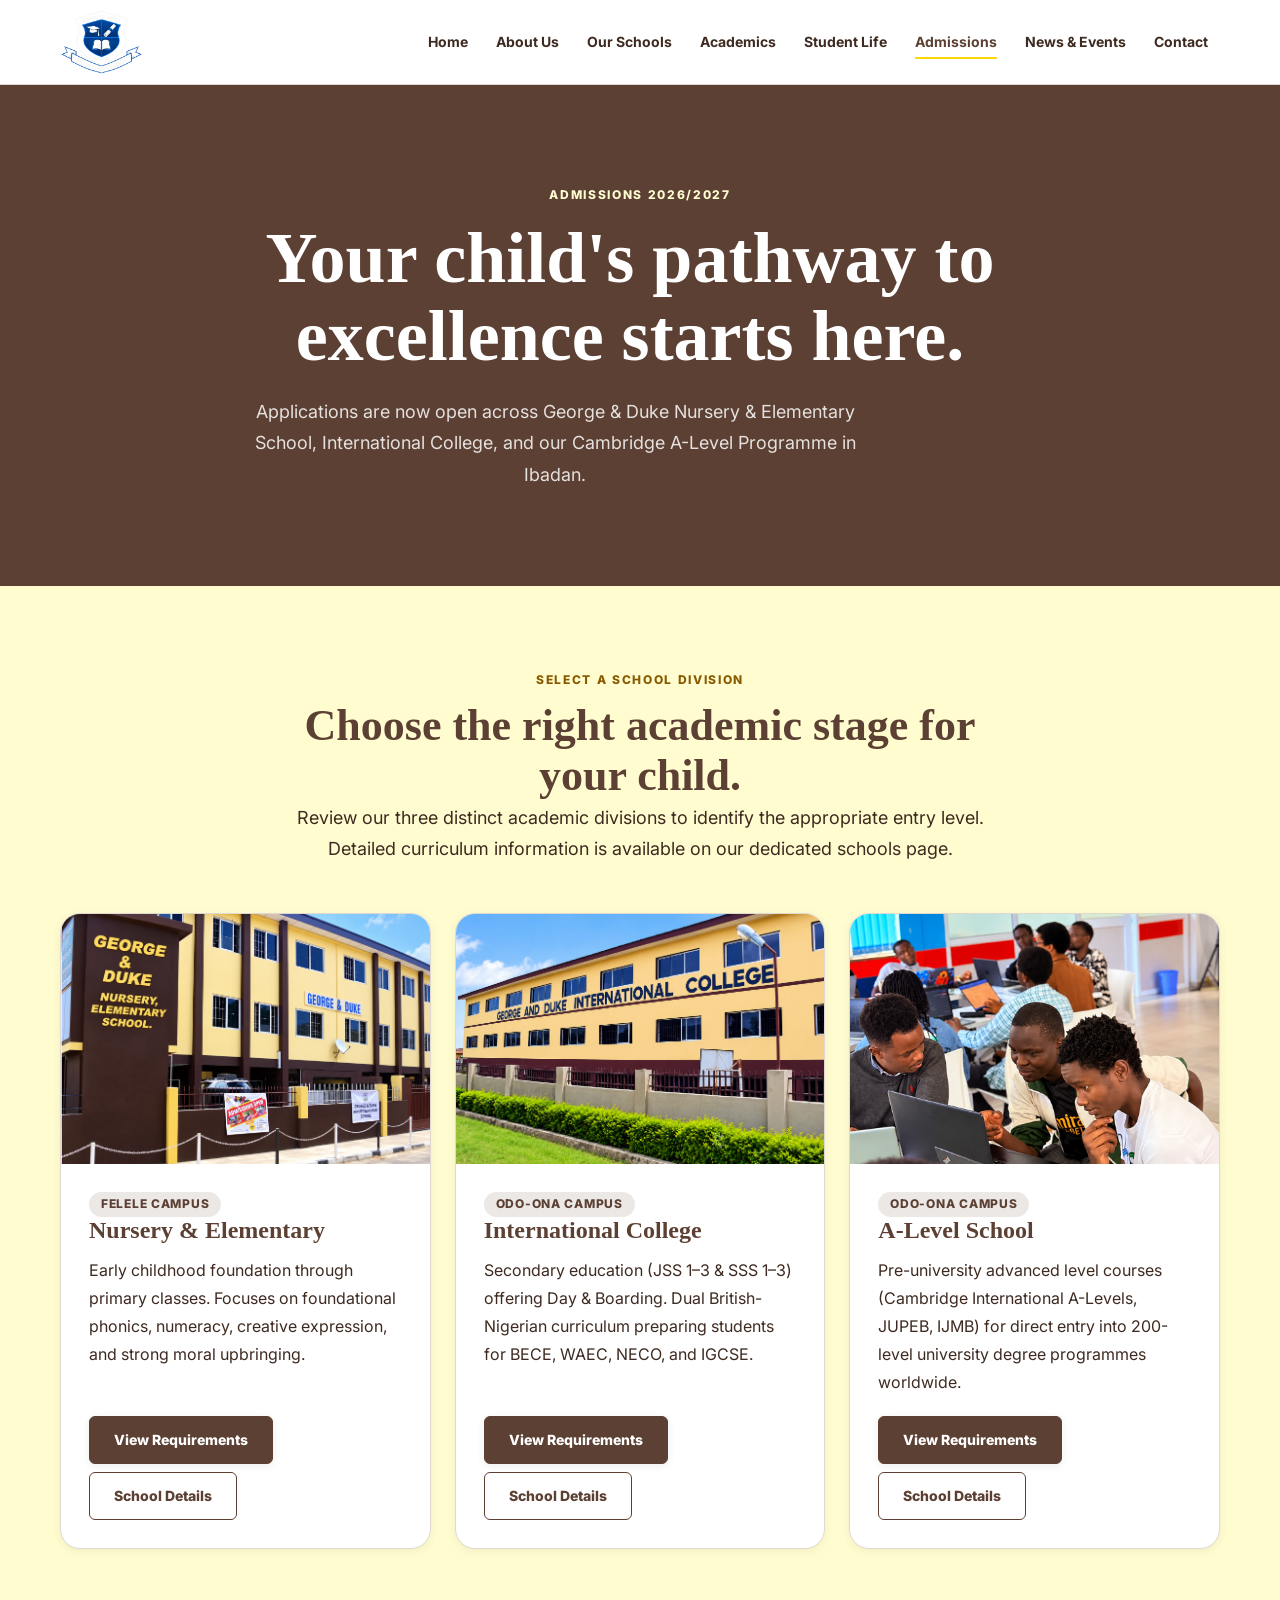
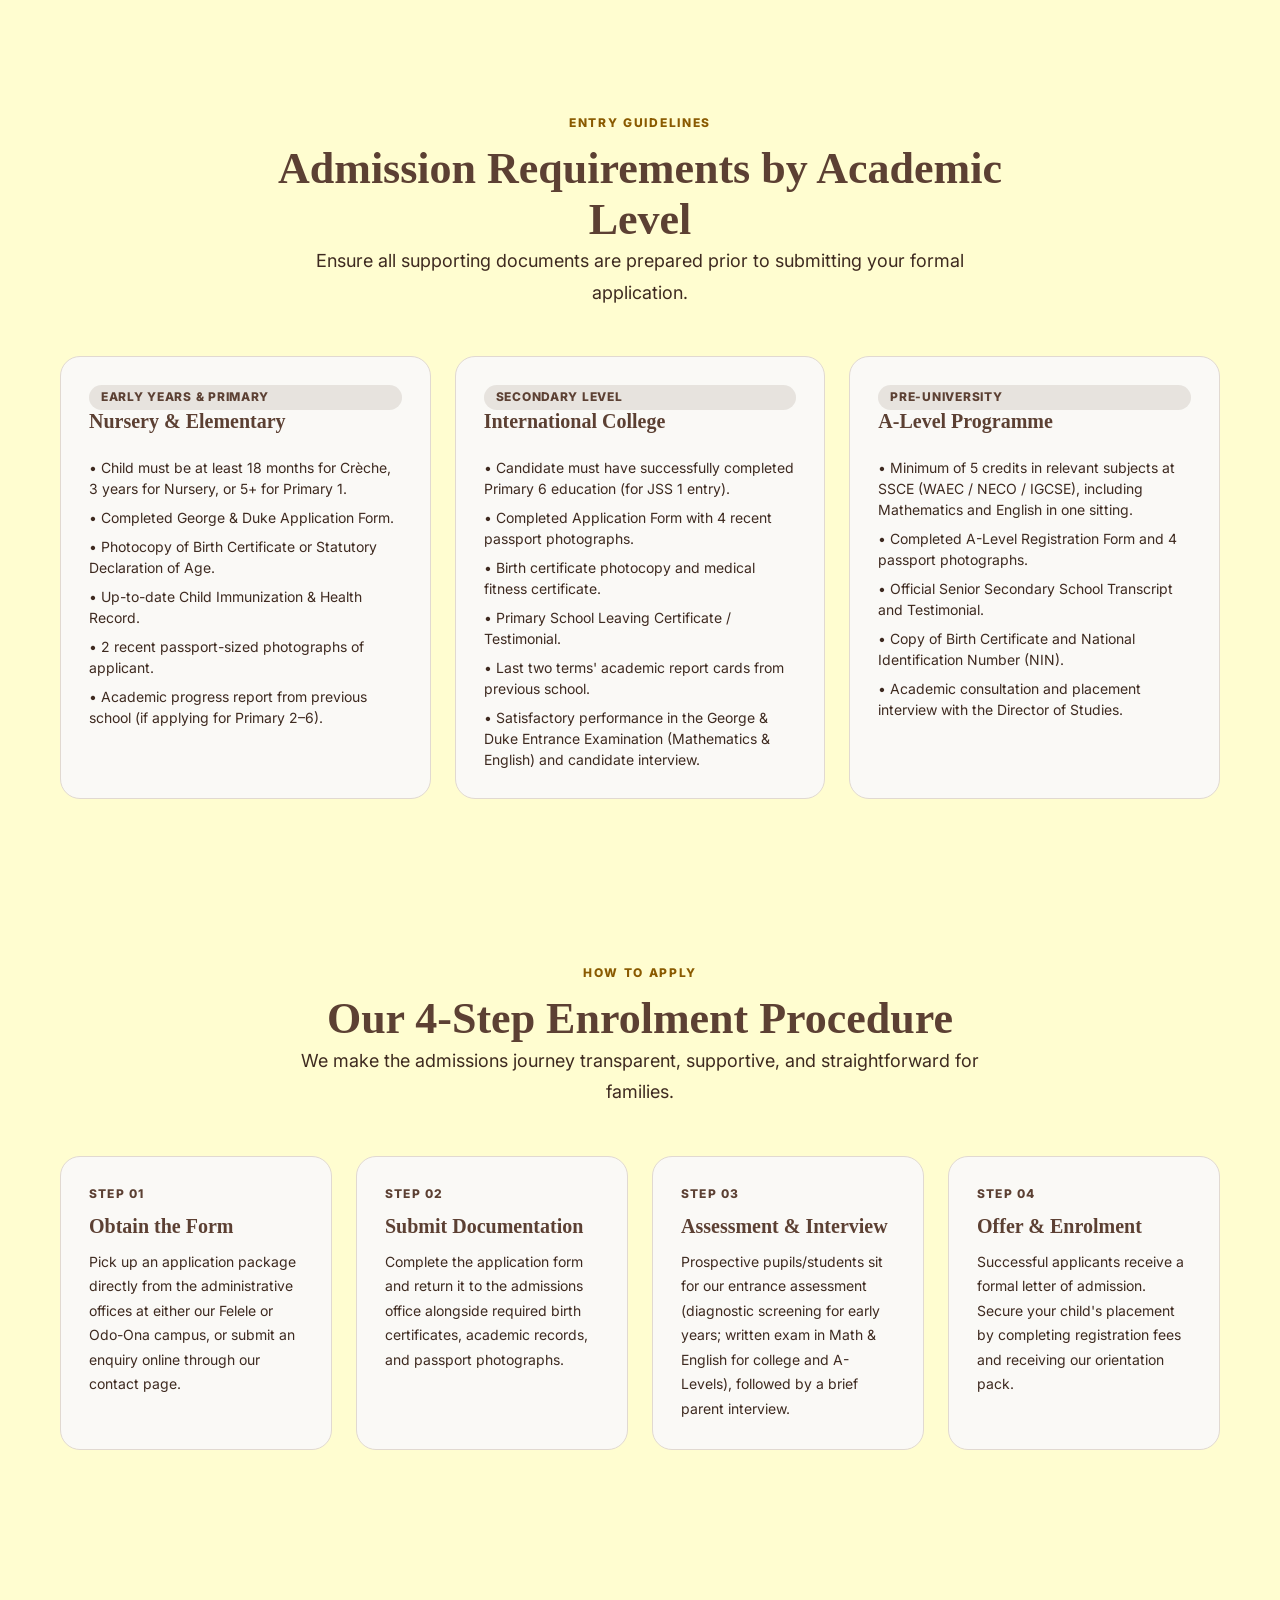
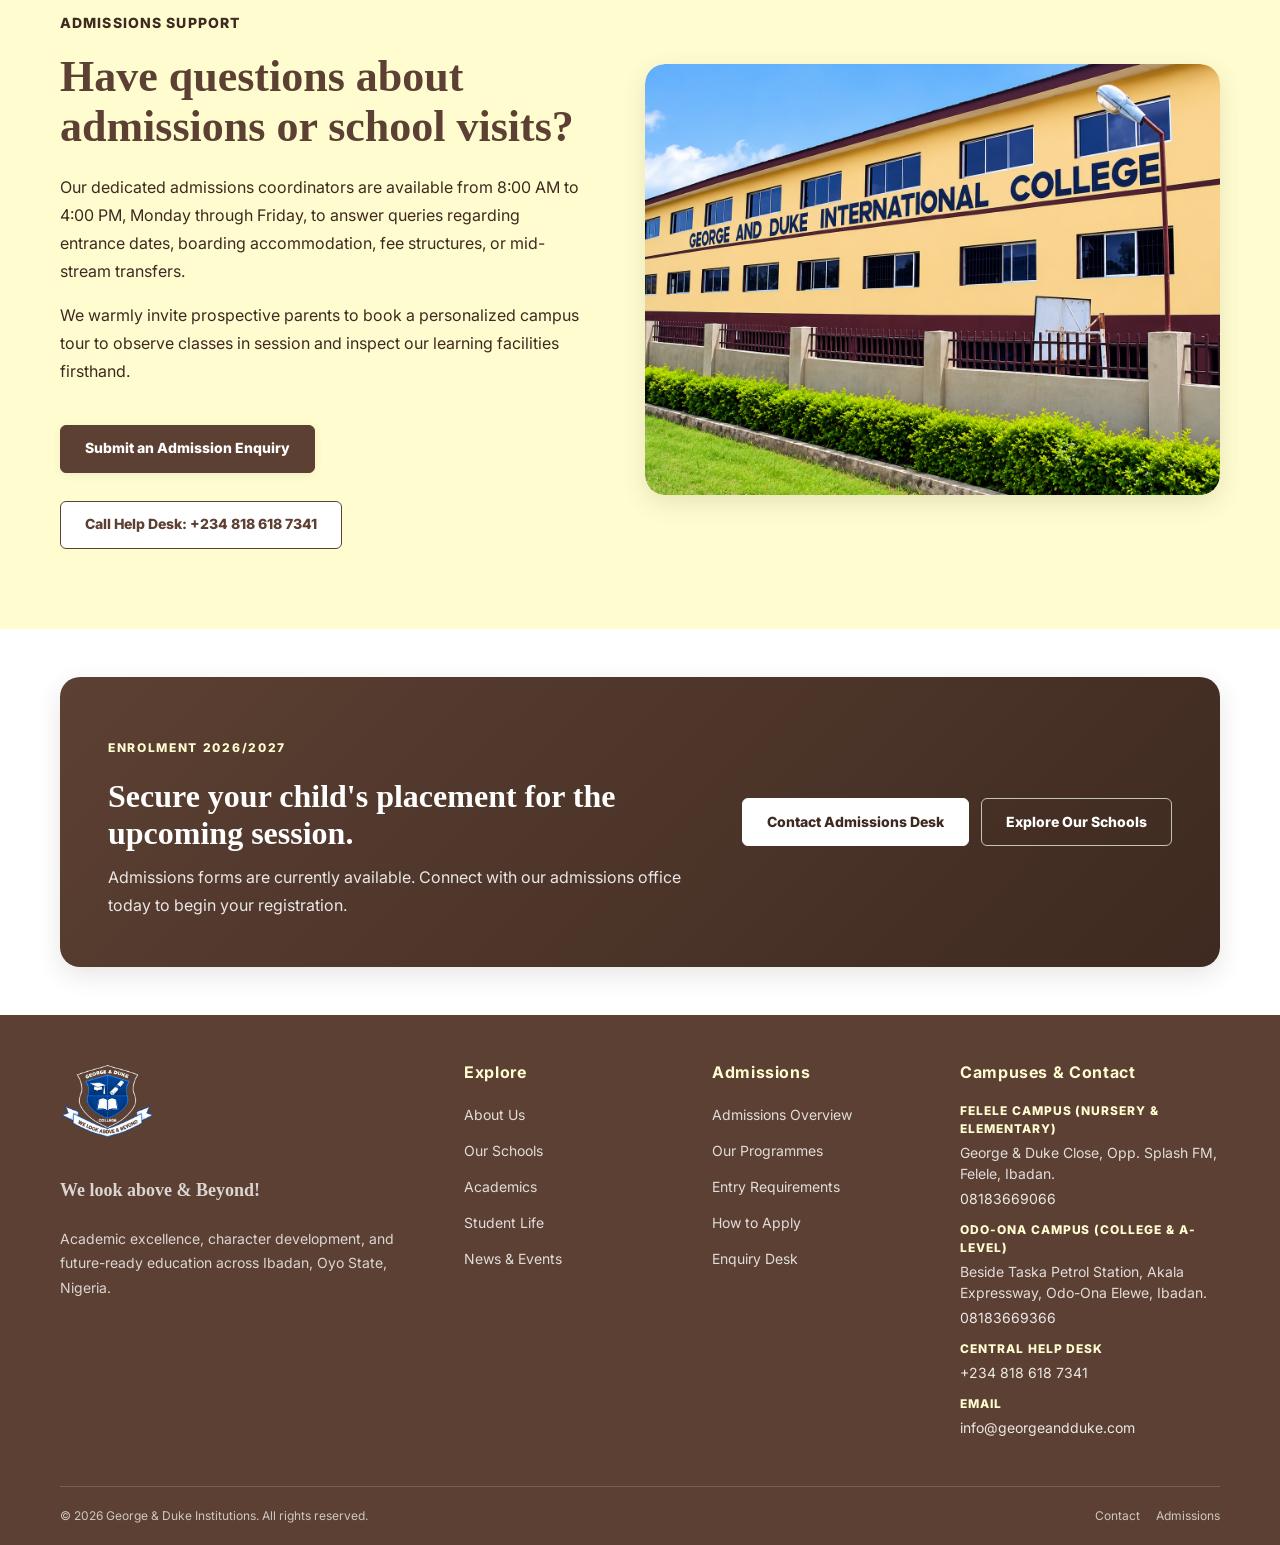
<file: pages/admissions.html>
<!DOCTYPE html>
<html lang="en">

<head>
    <meta charset="UTF-8" />
    <meta name="viewport" content="width=device-width, initial-scale=1.0" />
    <meta name="description"
        content="Apply to George &amp; Duke Institutions for the 2026/2027 academic session: admission requirements, entry criteria, application steps, and enquiries." />
    <meta name="theme-color" content="#5C4033" />

    <title>Admissions | George &amp; Duke Institutions</title>

    <!-- Google Fonts -->
    <link rel="preconnect" href="https://fonts.googleapis.com" />
    <link rel="preconnect" href="https://fonts.gstatic.com" crossorigin />
    <link href="https://fonts.googleapis.com/css2?family=Inter:wght@400;500;600;700;800&display=swap"
        rel="stylesheet" />

    <!-- Main Stylesheets -->
    <link rel="stylesheet" href="../css/variables.css" />
    <link rel="stylesheet" href="../css/base.css" />
    <link rel="stylesheet" href="../css/layout.css" />
    <link rel="stylesheet" href="../css/components.css" />
    <link rel="stylesheet" href="../css/pages.css" />
    <link rel="stylesheet" href="../css/responsive.css" />
</head>

<body>
    <!-- ============================================================
         SITE HEADER
    ============================================================ -->
    <header class="site-header" id="site-header">
        <div class="container">
            <div class="site-header__inner">
                <a class="site-header__logo" href="../index.html" aria-label="George &amp; Duke Institutions Home">
                    <img src="../assets/logo/logo.png" alt="George &amp; Duke Institutions" />
                </a>

                <button class="site-header__menu-toggle" type="button" aria-label="Open navigation menu"
                    aria-expanded="false" aria-controls="site-navigation">
                    <span class="site-header__menu-icon" aria-hidden="true"></span>
                </button>

                <nav class="site-nav" id="site-navigation" aria-label="Main navigation">
                    <ul class="site-nav__list">
                        <li class="site-nav__item">
                            <a class="site-nav__link" href="../index.html">Home</a>
                        </li>
                        <li class="site-nav__item">
                            <a class="site-nav__link" href="about.html">About Us</a>
                        </li>
                        <li class="site-nav__item">
                            <a class="site-nav__link" href="schools.html">Our Schools</a>
                        </li>
                        <li class="site-nav__item">
                            <a class="site-nav__link" href="academics.html">Academics</a>
                        </li>
                        <li class="site-nav__item">
                            <a class="site-nav__link" href="student-life.html">Student Life</a>
                        </li>
                        <li class="site-nav__item">
                            <a class="site-nav__link" href="admissions.html" aria-current="page">Admissions</a>
                        </li>
                        <li class="site-nav__item">
                            <a class="site-nav__link" href="news.html">News &amp; Events</a>
                        </li>
                        <li class="site-nav__item">
                            <a class="site-nav__link" href="contact.html">Contact</a>
                        </li>
                    </ul>
                </nav>
            </div>
        </div>
    </header>

    <!-- ============================================================
         MAIN CONTENT
    ============================================================ -->
    <main id="main-content">

        <!-- PAGE HERO -->
        <section class="page-hero" aria-label="Admissions Header">
            <div class="container">
                <div class="page-hero__content">
                    <p class="page-hero__eyebrow">Admissions 2026/2027</p>
                    <h1>Your child's pathway to excellence starts here.</h1>
                    <p class="page-hero__description">
                        Applications are now open across George &amp; Duke Nursery &amp; Elementary School,
                        International College, and our Cambridge A-Level Programme in Ibadan.
                    </p>
                </div>
            </div>
        </section>

        <!-- 1. SCHOOL SELECTION & PATHWAYS -->
        <section class="admissions-schools section section--white" id="schools" aria-labelledby="pathways-title">
            <div class="container">
                <div class="section-heading section-heading--center">
                    <p class="section-heading__eyebrow">Select a School Division</p>
                    <h2 id="pathways-title">Choose the right academic stage for your child.</h2>
                    <p class="section-heading__description">
                        Review our three distinct academic divisions to identify the appropriate entry level. Detailed
                        curriculum information is available on our dedicated schools page.
                    </p>
                </div>

                <div class="schools-section__grid">
                    <!-- Nursery & Elementary Card -->
                    <article class="school-card">
                        <div class="school-card__image">
                            <img src="../assets/images/schools/nusery.png"
                                alt="Pupils learning at George &amp; Duke Nursery &amp; Elementary School"
                                loading="lazy" />
                        </div>
                        <div class="school-card__content">
                            <span class="badge badge--primary">Felele Campus</span>
                            <h3>Nursery &amp; Elementary</h3>
                            <p>
                                Early childhood foundation through primary classes. Focuses on foundational phonics,
                                numeracy, creative expression, and strong moral upbringing.
                            </p>
                            <div style="display: flex; gap: var(--space-2); flex-wrap: wrap; margin-top: auto;">
                                <a class="button button--primary" href="#requirements">
                                    View Requirements
                                </a>
                                <a class="button button--secondary" href="schools.html#nursery-primary">
                                    School Details
                                </a>
                            </div>
                        </div>
                    </article>

                    <!-- International College Card -->
                    <article class="school-card">
                        <div class="school-card__image">
                            <img src="../assets/images/schools/college.png"
                                alt="George &amp; Duke International College Odo-Ona Campus" loading="lazy" />
                        </div>
                        <div class="school-card__content">
                            <span class="badge badge--primary">Odo-Ona Campus</span>
                            <h3>International College</h3>
                            <p>
                                Secondary education (JSS 1&ndash;3 &amp; SSS 1&ndash;3) offering Day &amp; Boarding.
                                Dual British-Nigerian curriculum preparing students for BECE, WAEC, NECO, and IGCSE.
                            </p>
                            <div style="display: flex; gap: var(--space-2); flex-wrap: wrap; margin-top: auto;">
                                <a class="button button--primary" href="#requirements">
                                    View Requirements
                                </a>
                                <a class="button button--secondary" href="schools.html#international-college">
                                    School Details
                                </a>
                            </div>
                        </div>
                    </article>

                    <!-- A-Level School Card -->
                    <article class="school-card">
                        <div class="school-card__image">
                            <img src="../assets/images/schools/a-level.png"
                                alt="George &amp; Duke Advanced Level School student" loading="lazy" />
                        </div>
                        <div class="school-card__content">
                            <span class="badge badge--primary">Odo-Ona Campus</span>
                            <h3>A-Level School</h3>
                            <p>
                                Pre-university advanced level courses (Cambridge International A-Levels, JUPEB, IJMB)
                                for direct entry into 200-level university degree programmes worldwide.
                            </p>
                            <div style="display: flex; gap: var(--space-2); flex-wrap: wrap; margin-top: auto;">
                                <a class="button button--primary" href="#requirements">
                                    View Requirements
                                </a>
                                <a class="button button--secondary" href="schools.html#a-level">
                                    School Details
                                </a>
                            </div>
                        </div>
                    </article>
                </div>
            </div>
        </section>

        <!-- 2. ADMISSION REQUIREMENTS -->
        <section class="section section--cream" id="requirements" aria-labelledby="requirements-title">
            <div class="container">
                <div class="section-heading section-heading--center">
                    <p class="section-heading__eyebrow">Entry Guidelines</p>
                    <h2 id="requirements-title">Admission Requirements by Academic Level</h2>
                    <p class="section-heading__description">
                        Ensure all supporting documents are prepared prior to submitting your formal application.
                    </p>
                </div>

                <div class="values-grid values-grid--3">
                    <article class="value-card">
                        <span class="badge badge--primary">Early Years &amp; Primary</span>
                        <h3>Nursery &amp; Elementary</h3>
                        <ul
                            style="display: grid; gap: var(--space-2); margin-top: var(--space-3); font-size: var(--font-size-sm); color: var(--color-dark-brown);">
                            <li>&bull; Child must be at least 18 months for Cr&egrave;che, 3 years for Nursery, or 5+
                                for Primary 1.</li>
                            <li>&bull; Completed George &amp; Duke Application Form.</li>
                            <li>&bull; Photocopy of Birth Certificate or Statutory Declaration of Age.</li>
                            <li>&bull; Up-to-date Child Immunization &amp; Health Record.</li>
                            <li>&bull; 2 recent passport-sized photographs of applicant.</li>
                            <li>&bull; Academic progress report from previous school (if applying for Primary
                                2&ndash;6).</li>
                        </ul>
                    </article>

                    <article class="value-card">
                        <span class="badge badge--primary">Secondary Level</span>
                        <h3>International College</h3>
                        <ul
                            style="display: grid; gap: var(--space-2); margin-top: var(--space-3); font-size: var(--font-size-sm); color: var(--color-dark-brown);">
                            <li>&bull; Candidate must have successfully completed Primary 6 education (for JSS 1 entry).
                            </li>
                            <li>&bull; Completed Application Form with 4 recent passport photographs.</li>
                            <li>&bull; Birth certificate photocopy and medical fitness certificate.</li>
                            <li>&bull; Primary School Leaving Certificate / Testimonial.</li>
                            <li>&bull; Last two terms' academic report cards from previous school.</li>
                            <li>&bull; Satisfactory performance in the George &amp; Duke Entrance Examination
                                (Mathematics &amp; English) and candidate interview.</li>
                        </ul>
                    </article>

                    <article class="value-card">
                        <span class="badge badge--primary">Pre-University</span>
                        <h3>A-Level Programme</h3>
                        <ul
                            style="display: grid; gap: var(--space-2); margin-top: var(--space-3); font-size: var(--font-size-sm); color: var(--color-dark-brown);">
                            <li>&bull; Minimum of 5 credits in relevant subjects at SSCE (WAEC / NECO / IGCSE),
                                including Mathematics and English in one sitting.</li>
                            <li>&bull; Completed A-Level Registration Form and 4 passport photographs.</li>
                            <li>&bull; Official Senior Secondary School Transcript and Testimonial.</li>
                            <li>&bull; Copy of Birth Certificate and National Identification Number (NIN).</li>
                            <li>&bull; Academic consultation and placement interview with the Director of Studies.</li>
                        </ul>
                    </article>
                </div>
            </div>
        </section>

        <!-- 3. STEP-BY-STEP APPLICATION PROCESS -->
        <section class="admissions-process section section--white" id="application" aria-labelledby="steps-title">
            <div class="container">
                <div class="section-heading section-heading--center">
                    <p class="section-heading__eyebrow">How to Apply</p>
                    <h2 id="steps-title">Our 4-Step Enrolment Procedure</h2>
                    <p class="section-heading__description">
                        We make the admissions journey transparent, supportive, and straightforward for families.
                    </p>
                </div>

                <div class="values-grid">
                    <article class="value-card">
                        <p class="value-card__label">Step 01</p>
                        <h3>Obtain the Form</h3>
                        <p>
                            Pick up an application package directly from the administrative offices at either our Felele
                            or Odo-Ona campus, or submit an enquiry online through our contact page.
                        </p>
                    </article>

                    <article class="value-card">
                        <p class="value-card__label">Step 02</p>
                        <h3>Submit Documentation</h3>
                        <p>
                            Complete the application form and return it to the admissions office alongside required
                            birth certificates, academic records, and passport photographs.
                        </p>
                    </article>

                    <article class="value-card">
                        <p class="value-card__label">Step 03</p>
                        <h3>Assessment &amp; Interview</h3>
                        <p>
                            Prospective pupils/students sit for our entrance assessment (diagnostic screening for early
                            years; written exam in Math &amp; English for college and A-Levels), followed by a brief
                            parent interview.
                        </p>
                    </article>

                    <article class="value-card">
                        <p class="value-card__label">Step 04</p>
                        <h3>Offer &amp; Enrolment</h3>
                        <p>
                            Successful applicants receive a formal letter of admission. Secure your child's placement by
                            completing registration fees and receiving our orientation pack.
                        </p>
                    </article>
                </div>
            </div>
        </section>

        <!-- 4. ADMISSIONS ENQUIRIES & FAQ -->
        <section class="section section--cream" id="enquiries" aria-labelledby="faq-title">
            <div class="container">
                <div class="about-section__grid">
                    <div class="about-section__content">
                        <p class="section__eyebrow">Admissions Support</p>
                        <h2 id="faq-title">Have questions about admissions or school visits?</h2>
                        <p>
                            Our dedicated admissions coordinators are available from 8:00 AM to 4:00 PM, Monday through
                            Friday, to answer queries regarding entrance dates, boarding accommodation, fee structures,
                            or mid-stream transfers.
                        </p>
                        <p>
                            We warmly invite prospective parents to book a personalized campus tour to observe classes
                            in session and inspect our learning facilities firsthand.
                        </p>
                        <div style="margin-top: var(--space-6); display: flex; gap: var(--space-3); flex-wrap: wrap;">
                            <a class="button button--primary" href="contact.html">
                                Submit an Admission Enquiry
                            </a>
                            <a class="button button--secondary" href="tel:+2348186187341">
                                Call Help Desk: +234 818 618 7341
                            </a>
                        </div>
                    </div>

                    <div class="about-section__image">
                        <img src="../assets/images/schools/college.png"
                            alt="George &amp; Duke campus administrative entrance" loading="lazy" />
                    </div>
                </div>
            </div>
        </section>

        <!-- CTA BANNER -->
        <section class="cta-banner section section--white" aria-labelledby="admissions-bottom-cta">
            <div class="container">
                <div class="cta-banner__inner">
                    <div class="cta-banner__content">
                        <p class="section-heading__eyebrow" style="color: var(--color-secondary-cream);">
                            Enrolment 2026/2027
                        </p>
                        <h2 id="admissions-bottom-cta">Secure your child's placement for the upcoming session.</h2>
                        <p>
                            Admissions forms are currently available. Connect with our admissions office today to begin
                            your registration.
                        </p>
                    </div>

                    <div class="cta-banner__actions">
                        <a class="button button--light" href="contact.html">
                            Contact Admissions Desk
                        </a>
                        <a class="button button--outline-light" href="schools.html">
                            Explore Our Schools
                        </a>
                    </div>
                </div>
            </div>
        </section>

    </main>

    <!-- ============================================================
         SITE FOOTER
    ============================================================ -->
    <footer class="site-footer">
        <div class="container">
            <div class="site-footer__main">
                <div class="site-footer__brand">
                    <a class="site-footer__logo-link" href="../index.html"
                        aria-label="George &amp; Duke Institutions Home">
                        <img class="site-footer__logo" src="../assets/logo/logo.png"
                            alt="George &amp; Duke Institutions" loading="lazy" />
                    </a>
                    <p class="site-footer__tagline">We look above &amp; Beyond!</p>
                    <p class="site-footer__description">
                        Academic excellence, character development, and future-ready education across Ibadan, Oyo State,
                        Nigeria.
                    </p>
                </div>

                <div class="site-footer__column">
                    <h3>Explore</h3>
                    <ul class="site-footer__links">
                        <li><a href="about.html">About Us</a></li>
                        <li><a href="schools.html">Our Schools</a></li>
                        <li><a href="academics.html">Academics</a></li>
                        <li><a href="student-life.html">Student Life</a></li>
                        <li><a href="news.html">News &amp; Events</a></li>
                    </ul>
                </div>

                <div class="site-footer__column">
                    <h3>Admissions</h3>
                    <ul class="site-footer__links">
                        <li><a href="admissions.html">Admissions Overview</a></li>
                        <li><a href="admissions.html#schools">Our Programmes</a></li>
                        <li><a href="admissions.html#requirements">Entry Requirements</a></li>
                        <li><a href="admissions.html#application">How to Apply</a></li>
                        <li><a href="contact.html">Enquiry Desk</a></li>
                    </ul>
                </div>

                <div class="site-footer__column">
                    <h3>Campuses &amp; Contact</h3>
                    <ul class="site-footer__contact">
                        <li class="site-footer__contact-item">
                            <span class="site-footer__contact-label">Felele Campus (Nursery &amp; Elementary)</span>
                            <p>George &amp; Duke Close, Opp. Splash FM, Felele, Ibadan.</p>
                            <a href="tel:08183669066">08183669066</a>
                        </li>
                        <li class="site-footer__contact-item">
                            <span class="site-footer__contact-label">Odo-Ona Campus (College &amp; A-Level)</span>
                            <p>Beside Taska Petrol Station, Akala Expressway, Odo-Ona Elewe, Ibadan.</p>
                            <a href="tel:08183669366">08183669366</a>
                        </li>
                        <li class="site-footer__contact-item">
                            <span class="site-footer__contact-label">Central Help Desk</span>
                            <a href="tel:+2348186187341">+234 818 618 7341</a>
                        </li>
                        <li class="site-footer__contact-item">
                            <span class="site-footer__contact-label">Email</span>
                            <a href="mailto:info@georgeandduke.com">info@georgeandduke.com</a>
                        </li>
                    </ul>
                </div>
            </div>

            <div class="site-footer__bottom">
                <p class="site-footer__copyright">
                    &copy; <span data-current-year></span> George &amp; Duke Institutions. All rights reserved.
                </p>
                <div class="site-footer__legal">
                    <a href="contact.html">Contact</a>
                    <a href="admissions.html">Admissions</a>
                </div>
            </div>
        </div>
    </footer>

    <!-- Scripts -->
    <script src="../js/navigation.js" defer></script>
    <script src="../js/main.js" defer></script>
</body>

</html>
</file>
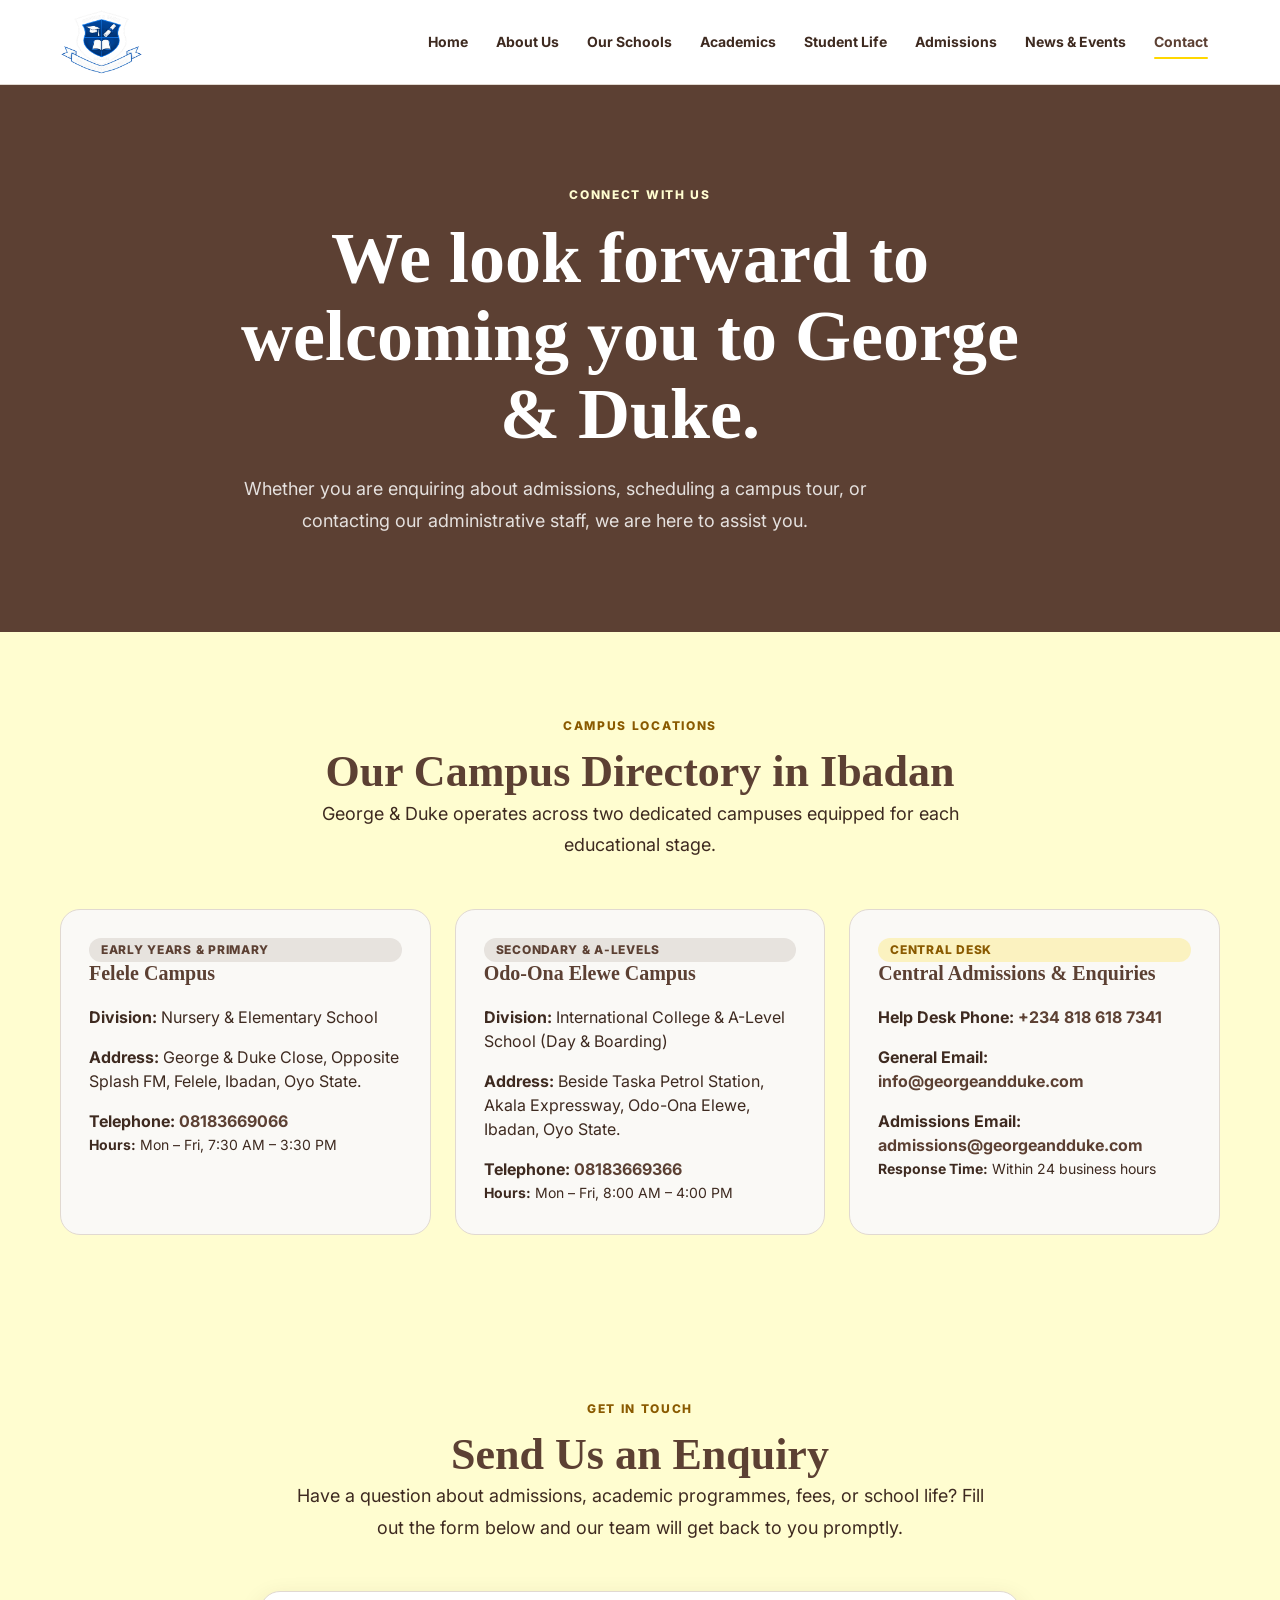
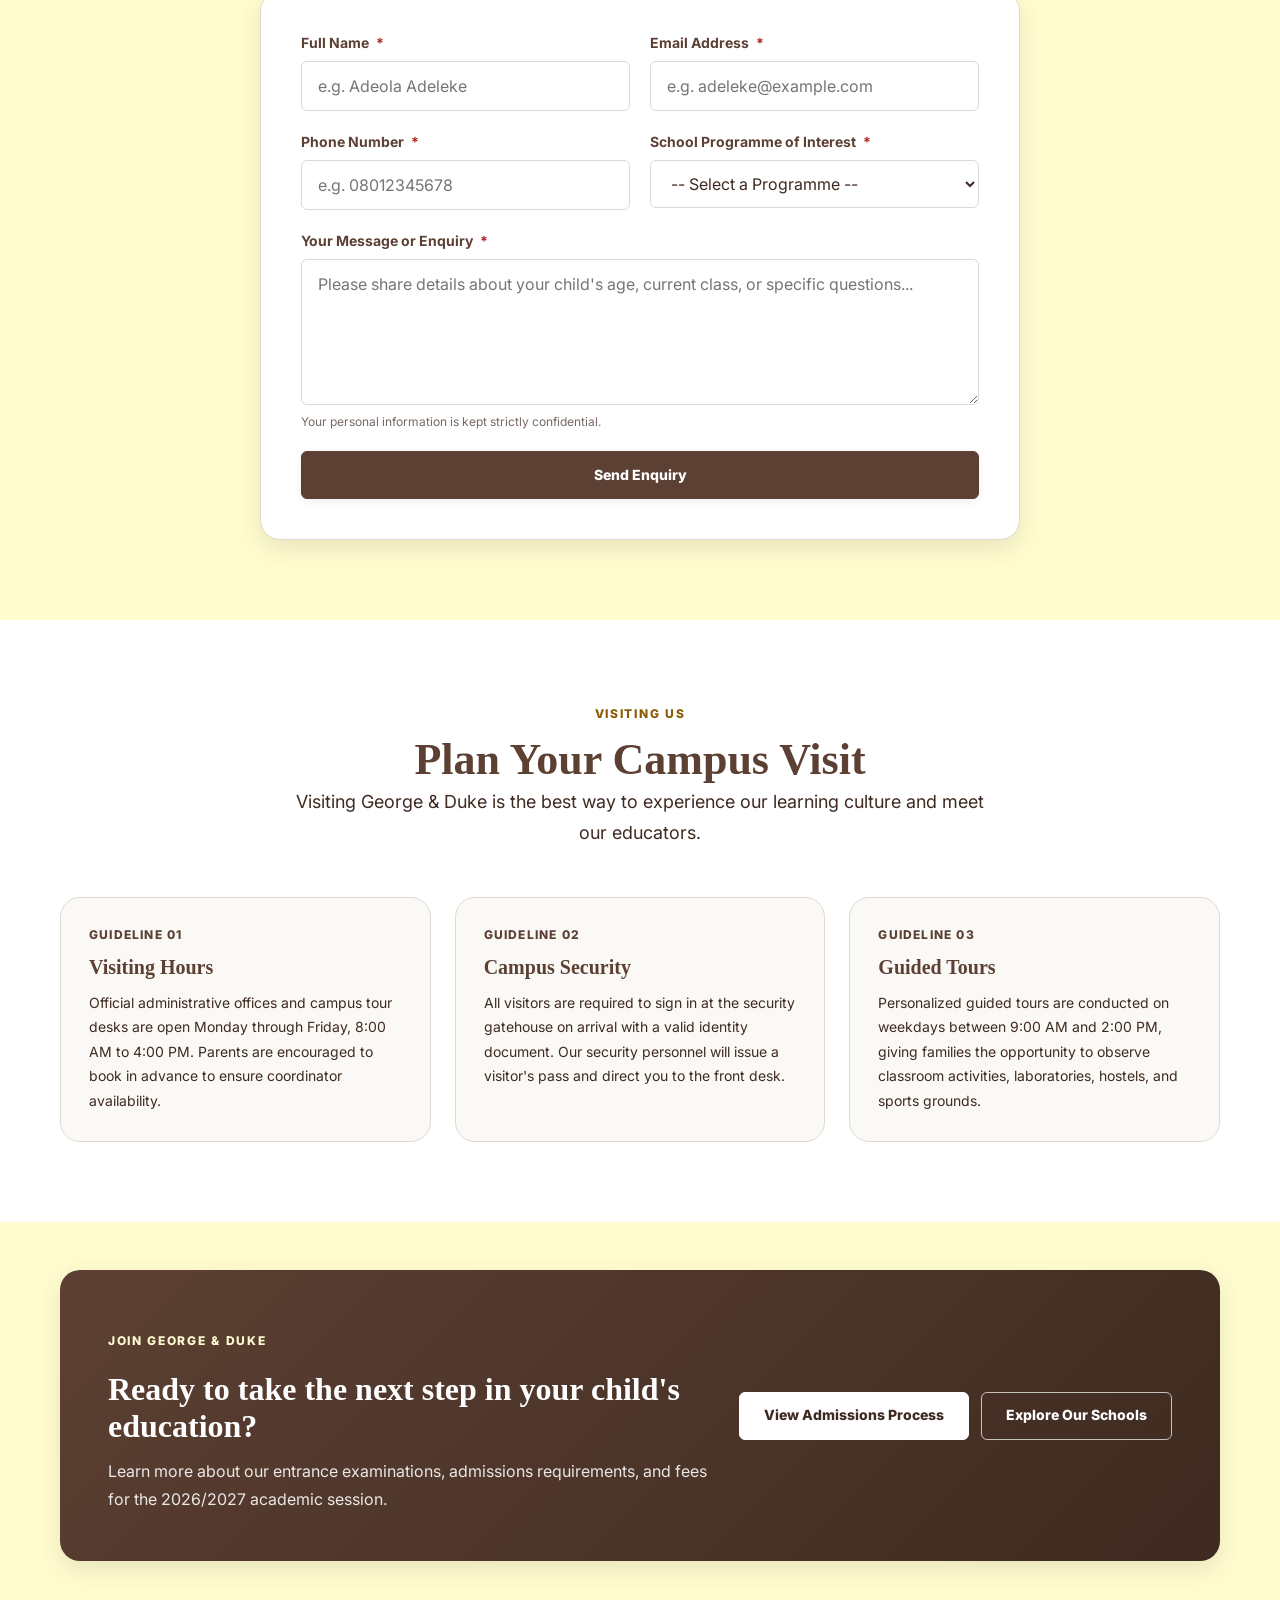
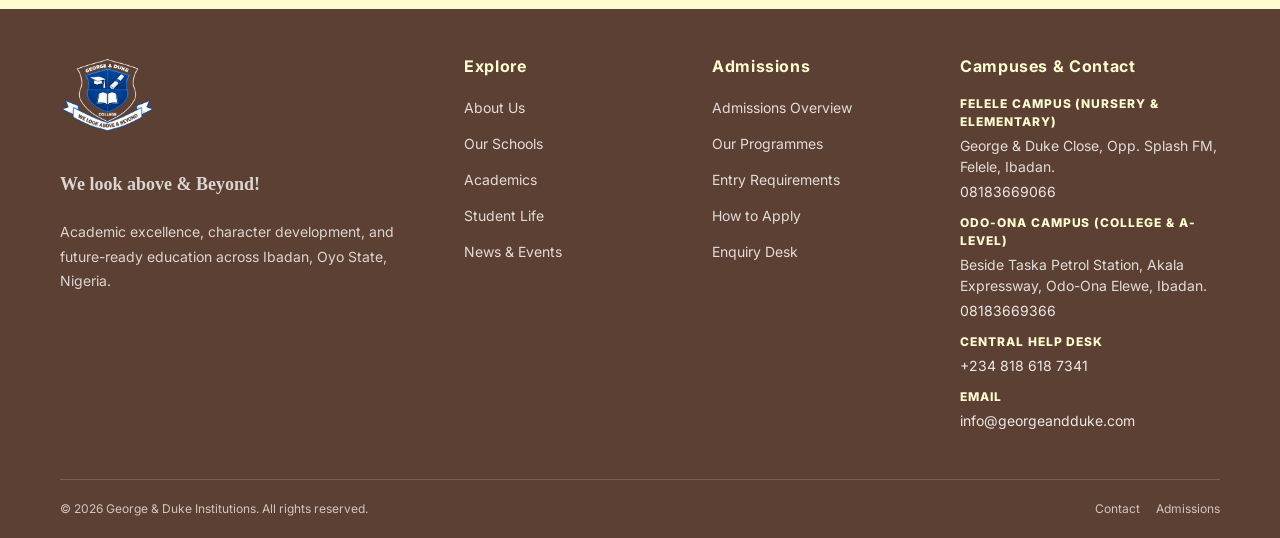
<file: pages/contact.html>
<!DOCTYPE html>
<html lang="en">

<head>
    <meta charset="UTF-8" />
    <meta name="viewport" content="width=device-width, initial-scale=1.0" />
    <meta name="description" content="Contact George &amp; Duke Institutions in Ibadan: campus directory, visiting hours, administrative contacts, and online enquiry form." />
    <meta name="theme-color" content="#5C4033" />

    <title>Contact Us | George &amp; Duke Institutions</title>

    <!-- Google Fonts -->
    <link rel="preconnect" href="https://fonts.googleapis.com" />
    <link rel="preconnect" href="https://fonts.gstatic.com" crossorigin />
    <link href="https://fonts.googleapis.com/css2?family=Inter:wght@400;500;600;700;800&display=swap" rel="stylesheet" />

    <!-- Main Stylesheets -->
    <link rel="stylesheet" href="../css/variables.css" />
    <link rel="stylesheet" href="../css/base.css" />
    <link rel="stylesheet" href="../css/layout.css" />
    <link rel="stylesheet" href="../css/components.css" />
    <link rel="stylesheet" href="../css/pages.css" />
    <link rel="stylesheet" href="../css/responsive.css" />
</head>

<body>
    <!-- ============================================================
         SITE HEADER
    ============================================================ -->
    <header class="site-header" id="site-header">
        <div class="container">
            <div class="site-header__inner">
                <a class="site-header__logo" href="../index.html" aria-label="George &amp; Duke Institutions Home">
                    <img src="../assets/logo/logo.png" alt="George &amp; Duke Institutions" />
                </a>

                <button
                    class="site-header__menu-toggle"
                    type="button"
                    aria-label="Open navigation menu"
                    aria-expanded="false"
                    aria-controls="site-navigation"
                >
                    <span class="site-header__menu-icon" aria-hidden="true"></span>
                </button>

                <nav class="site-nav" id="site-navigation" aria-label="Main navigation">
                    <ul class="site-nav__list">
                        <li class="site-nav__item">
                            <a class="site-nav__link" href="../index.html">Home</a>
                        </li>
                        <li class="site-nav__item">
                            <a class="site-nav__link" href="about.html">About Us</a>
                        </li>
                        <li class="site-nav__item">
                            <a class="site-nav__link" href="schools.html">Our Schools</a>
                        </li>
                        <li class="site-nav__item">
                            <a class="site-nav__link" href="academics.html">Academics</a>
                        </li>
                        <li class="site-nav__item">
                            <a class="site-nav__link" href="student-life.html">Student Life</a>
                        </li>
                        <li class="site-nav__item">
                            <a class="site-nav__link" href="admissions.html">Admissions</a>
                        </li>
                        <li class="site-nav__item">
                            <a class="site-nav__link" href="news.html">News &amp; Events</a>
                        </li>
                        <li class="site-nav__item">
                            <a class="site-nav__link" href="contact.html" aria-current="page">Contact</a>
                        </li>
                    </ul>
                </nav>
            </div>
        </div>
    </header>

    <!-- ============================================================
         MAIN CONTENT
    ============================================================ -->
    <main id="main-content">

        <!-- PAGE HERO -->
        <section class="page-hero" aria-label="Contact Us Header">
            <div class="container">
                <div class="page-hero__content">
                    <p class="page-hero__eyebrow">Connect With Us</p>
                    <h1>We look forward to welcoming you to George &amp; Duke.</h1>
                    <p class="page-hero__description">
                        Whether you are enquiring about admissions, scheduling a campus tour, or contacting our administrative staff, we are here to assist you.
                    </p>
                </div>
            </div>
        </section>

        <!-- 1. ORGANIZED CAMPUS DIRECTORY -->
        <section class="contact-campuses section section--white" id="directory" aria-labelledby="directory-title">
            <div class="container">
                <div class="section-heading section-heading--center">
                    <p class="section-heading__eyebrow">Campus Locations</p>
                    <h2 id="directory-title">Our Campus Directory in Ibadan</h2>
                    <p class="section-heading__description">
                        George &amp; Duke operates across two dedicated campuses equipped for each educational stage.
                    </p>
                </div>

                <div class="values-grid values-grid--3">
                    <!-- Felele Campus Card -->
                    <article class="value-card">
                        <span class="badge badge--primary">Early Years &amp; Primary</span>
                        <h3>Felele Campus</h3>
                        <p style="margin-top: var(--space-2);"><strong>Division:</strong> Nursery &amp; Elementary School</p>
                        <p><strong>Address:</strong> George &amp; Duke Close, Opposite Splash FM, Felele, Ibadan, Oyo State.</p>
                        <p><strong>Telephone:</strong> <a href="tel:08183669066" style="color: var(--color-primary-brown); font-weight: 700;">08183669066</a></p>
                        <p><strong>Hours:</strong> Mon &ndash; Fri, 7:30 AM &ndash; 3:30 PM</p>
                    </article>

                    <!-- Odo-Ona Campus Card -->
                    <article class="value-card">
                        <span class="badge badge--primary">Secondary &amp; A-Levels</span>
                        <h3>Odo-Ona Elewe Campus</h3>
                        <p style="margin-top: var(--space-2);"><strong>Division:</strong> International College &amp; A-Level School (Day &amp; Boarding)</p>
                        <p><strong>Address:</strong> Beside Taska Petrol Station, Akala Expressway, Odo-Ona Elewe, Ibadan, Oyo State.</p>
                        <p><strong>Telephone:</strong> <a href="tel:08183669366" style="color: var(--color-primary-brown); font-weight: 700;">08183669366</a></p>
                        <p><strong>Hours:</strong> Mon &ndash; Fri, 8:00 AM &ndash; 4:00 PM</p>
                    </article>

                    <!-- Central Help Desk Card -->
                    <article class="value-card">
                        <span class="badge badge--gold">Central Desk</span>
                        <h3>Central Admissions &amp; Enquiries</h3>
                        <p style="margin-top: var(--space-2);"><strong>Help Desk Phone:</strong> <a href="tel:+2348186187341" style="color: var(--color-primary-brown); font-weight: 700;">+234 818 618 7341</a></p>
                        <p><strong>General Email:</strong> <a href="mailto:info@georgeandduke.com" style="color: var(--color-primary-brown); font-weight: 700;">info@georgeandduke.com</a></p>
                        <p><strong>Admissions Email:</strong> <a href="mailto:admissions@georgeandduke.com" style="color: var(--color-primary-brown); font-weight: 700;">admissions@georgeandduke.com</a></p>
                        <p><strong>Response Time:</strong> Within 24 business hours</p>
                    </article>
                </div>
            </div>
        </section>

        <!-- 2. ENQUIRY FORM -->
        <section class="section section--cream" id="enquiry-form" aria-labelledby="form-heading">
            <div class="container">
                <div class="section-heading section-heading--center">
                    <p class="section-heading__eyebrow">Get In Touch</p>
                    <h2 id="form-heading">Send Us an Enquiry</h2>
                    <p class="section-heading__description">
                        Have a question about admissions, academic programmes, fees, or school life? Fill out the form below and our team will get back to you promptly.
                    </p>
                </div>

                <div style="max-width: 760px; margin-inline: auto; background: var(--color-white); padding: clamp(var(--space-6), 5vw, var(--space-10)); border-radius: var(--radius-lg); box-shadow: var(--shadow-md); border: 1px solid var(--color-border-tint);">
                    <form class="form enquiry-form" action="#" method="POST" novalidate>
                        <!-- Form Success Feedback -->
                        <div class="form-feedback" role="alert" aria-live="polite"></div>

                        <div class="form-grid">
                            <div class="form-group">
                                <label class="form-label" for="full-name">
                                    Full Name <span class="required" aria-label="required">*</span>
                                </label>
                                <input
                                    class="form-input"
                                    type="text"
                                    id="full-name"
                                    name="full_name"
                                    placeholder="e.g. Adeola Adeleke"
                                    required
                                />
                            </div>

                            <div class="form-group">
                                <label class="form-label" for="email">
                                    Email Address <span class="required" aria-label="required">*</span>
                                </label>
                                <input
                                    class="form-input"
                                    type="email"
                                    id="email"
                                    name="email"
                                    placeholder="e.g. adeleke@example.com"
                                    required
                                />
                            </div>
                        </div>

                        <div class="form-grid">
                            <div class="form-group">
                                <label class="form-label" for="phone">
                                    Phone Number <span class="required" aria-label="required">*</span>
                                </label>
                                <input
                                    class="form-input"
                                    type="tel"
                                    id="phone"
                                    name="phone"
                                    placeholder="e.g. 08012345678"
                                    required
                                />
                            </div>

                            <div class="form-group">
                                <label class="form-label" for="school-level">
                                    School Programme of Interest <span class="required" aria-label="required">*</span>
                                </label>
                                <select class="form-select" id="school-level" name="school_level" required>
                                    <option value="" disabled selected>-- Select a Programme --</option>
                                    <option value="nursery-elementary">Nursery &amp; Elementary School (Felele)</option>
                                    <option value="college-day">International College &mdash; Day Student (Odo-Ona)</option>
                                    <option value="college-boarding">International College &mdash; Boarding Student (Odo-Ona)</option>
                                    <option value="a-level">Cambridge A-Level / Pre-University (Odo-Ona)</option>
                                    <option value="general">General Administrative Enquiry</option>
                                </select>
                            </div>
                        </div>

                        <div class="form-group">
                            <label class="form-label" for="message">
                                Your Message or Enquiry <span class="required" aria-label="required">*</span>
                            </label>
                            <textarea
                                class="form-textarea"
                                id="message"
                                name="message"
                                rows="5"
                                placeholder="Please share details about your child's age, current class, or specific questions..."
                                required
                            ></textarea>
                            <span class="form-note">Your personal information is kept strictly confidential.</span>
                        </div>

                        <div>
                            <button class="button button--primary" type="submit" style="width: 100%;">
                                Send Enquiry
                            </button>
                        </div>
                    </form>
                </div>
            </div>
        </section>

        <!-- 3. VISITING & CAMPUS TOURS -->
        <section class="contact-visit section section--white" id="visiting" aria-labelledby="visiting-title">
            <div class="container">
                <div class="section-heading section-heading--center">
                    <p class="section-heading__eyebrow">Visiting Us</p>
                    <h2 id="visiting-title">Plan Your Campus Visit</h2>
                    <p class="section-heading__description">
                        Visiting George &amp; Duke is the best way to experience our learning culture and meet our educators.
                    </p>
                </div>

                <div class="values-grid values-grid--3">
                    <article class="value-card">
                        <p class="value-card__label">Guideline 01</p>
                        <h3>Visiting Hours</h3>
                        <p>
                            Official administrative offices and campus tour desks are open Monday through Friday, 8:00 AM to 4:00 PM. Parents are encouraged to book in advance to ensure coordinator availability.
                        </p>
                    </article>

                    <article class="value-card">
                        <p class="value-card__label">Guideline 02</p>
                        <h3>Campus Security</h3>
                        <p>
                            All visitors are required to sign in at the security gatehouse on arrival with a valid identity document. Our security personnel will issue a visitor's pass and direct you to the front desk.
                        </p>
                    </article>

                    <article class="value-card">
                        <p class="value-card__label">Guideline 03</p>
                        <h3>Guided Tours</h3>
                        <p>
                            Personalized guided tours are conducted on weekdays between 9:00 AM and 2:00 PM, giving families the opportunity to observe classroom activities, laboratories, hostels, and sports grounds.
                        </p>
                    </article>
                </div>
            </div>
        </section>

        <!-- CTA BANNER -->
        <section class="cta-banner section section--cream" aria-labelledby="contact-cta-title">
            <div class="container">
                <div class="cta-banner__inner">
                    <div class="cta-banner__content">
                        <p class="section-heading__eyebrow" style="color: var(--color-secondary-cream);">
                            Join George &amp; Duke
                        </p>
                        <h2 id="contact-cta-title">Ready to take the next step in your child's education?</h2>
                        <p>
                            Learn more about our entrance examinations, admissions requirements, and fees for the 2026/2027 academic session.
                        </p>
                    </div>

                    <div class="cta-banner__actions">
                        <a class="button button--light" href="admissions.html">
                            View Admissions Process
                        </a>
                        <a class="button button--outline-light" href="schools.html">
                            Explore Our Schools
                        </a>
                    </div>
                </div>
            </div>
        </section>

    </main>

    <!-- ============================================================
         SITE FOOTER
    ============================================================ -->
    <footer class="site-footer">
        <div class="container">
            <div class="site-footer__main">
                <div class="site-footer__brand">
                    <a class="site-footer__logo-link" href="../index.html" aria-label="George &amp; Duke Institutions Home">
                        <img
                            class="site-footer__logo"
                            src="../assets/logo/logo.png"
                            alt="George &amp; Duke Institutions"
                            loading="lazy"
                        />
                    </a>
                    <p class="site-footer__tagline">We look above &amp; Beyond!</p>
                    <p class="site-footer__description">
                        Academic excellence, character development, and future-ready education across Ibadan, Oyo State, Nigeria.
                    </p>
                </div>

                <div class="site-footer__column">
                    <h3>Explore</h3>
                    <ul class="site-footer__links">
                        <li><a href="about.html">About Us</a></li>
                        <li><a href="schools.html">Our Schools</a></li>
                        <li><a href="academics.html">Academics</a></li>
                        <li><a href="student-life.html">Student Life</a></li>
                        <li><a href="news.html">News &amp; Events</a></li>
                    </ul>
                </div>

                <div class="site-footer__column">
                    <h3>Admissions</h3>
                    <ul class="site-footer__links">
                        <li><a href="admissions.html">Admissions Overview</a></li>
                        <li><a href="admissions.html#schools">Our Programmes</a></li>
                        <li><a href="admissions.html#requirements">Entry Requirements</a></li>
                        <li><a href="admissions.html#application">How to Apply</a></li>
                        <li><a href="contact.html">Enquiry Desk</a></li>
                    </ul>
                </div>

                <div class="site-footer__column">
                    <h3>Campuses &amp; Contact</h3>
                    <ul class="site-footer__contact">
                        <li class="site-footer__contact-item">
                            <span class="site-footer__contact-label">Felele Campus (Nursery &amp; Elementary)</span>
                            <p>George &amp; Duke Close, Opp. Splash FM, Felele, Ibadan.</p>
                            <a href="tel:08183669066">08183669066</a>
                        </li>
                        <li class="site-footer__contact-item">
                            <span class="site-footer__contact-label">Odo-Ona Campus (College &amp; A-Level)</span>
                            <p>Beside Taska Petrol Station, Akala Expressway, Odo-Ona Elewe, Ibadan.</p>
                            <a href="tel:08183669366">08183669366</a>
                        </li>
                        <li class="site-footer__contact-item">
                            <span class="site-footer__contact-label">Central Help Desk</span>
                            <a href="tel:+2348186187341">+234 818 618 7341</a>
                        </li>
                        <li class="site-footer__contact-item">
                            <span class="site-footer__contact-label">Email</span>
                            <a href="mailto:info@georgeandduke.com">info@georgeandduke.com</a>
                        </li>
                    </ul>
                </div>
            </div>

            <div class="site-footer__bottom">
                <p class="site-footer__copyright">
                    &copy; <span data-current-year></span> George &amp; Duke Institutions. All rights reserved.
                </p>
                <div class="site-footer__legal">
                    <a href="contact.html">Contact</a>
                    <a href="admissions.html">Admissions</a>
                </div>
            </div>
        </div>
    </footer>

    <!-- Scripts -->
    <script src="../js/navigation.js" defer></script>
    <script src="../js/main.js" defer></script>
</body>

</html>
</file>
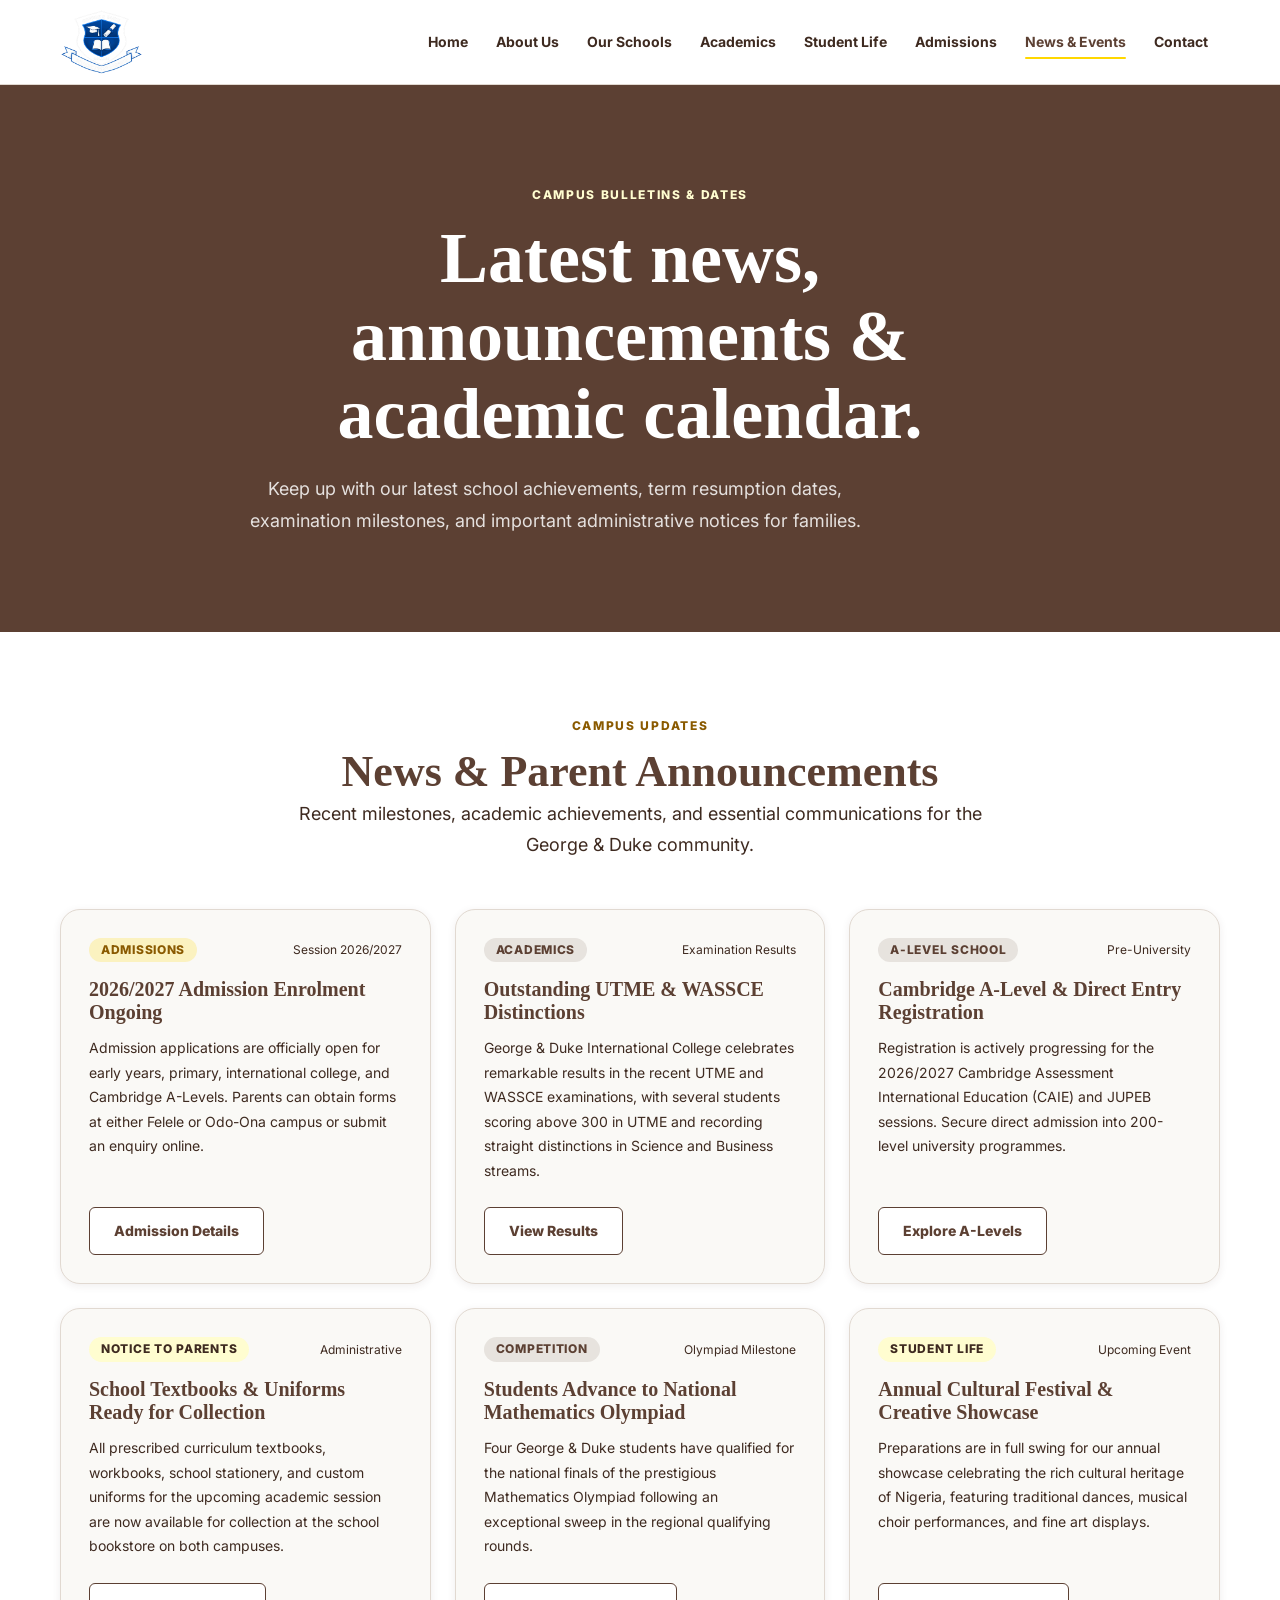
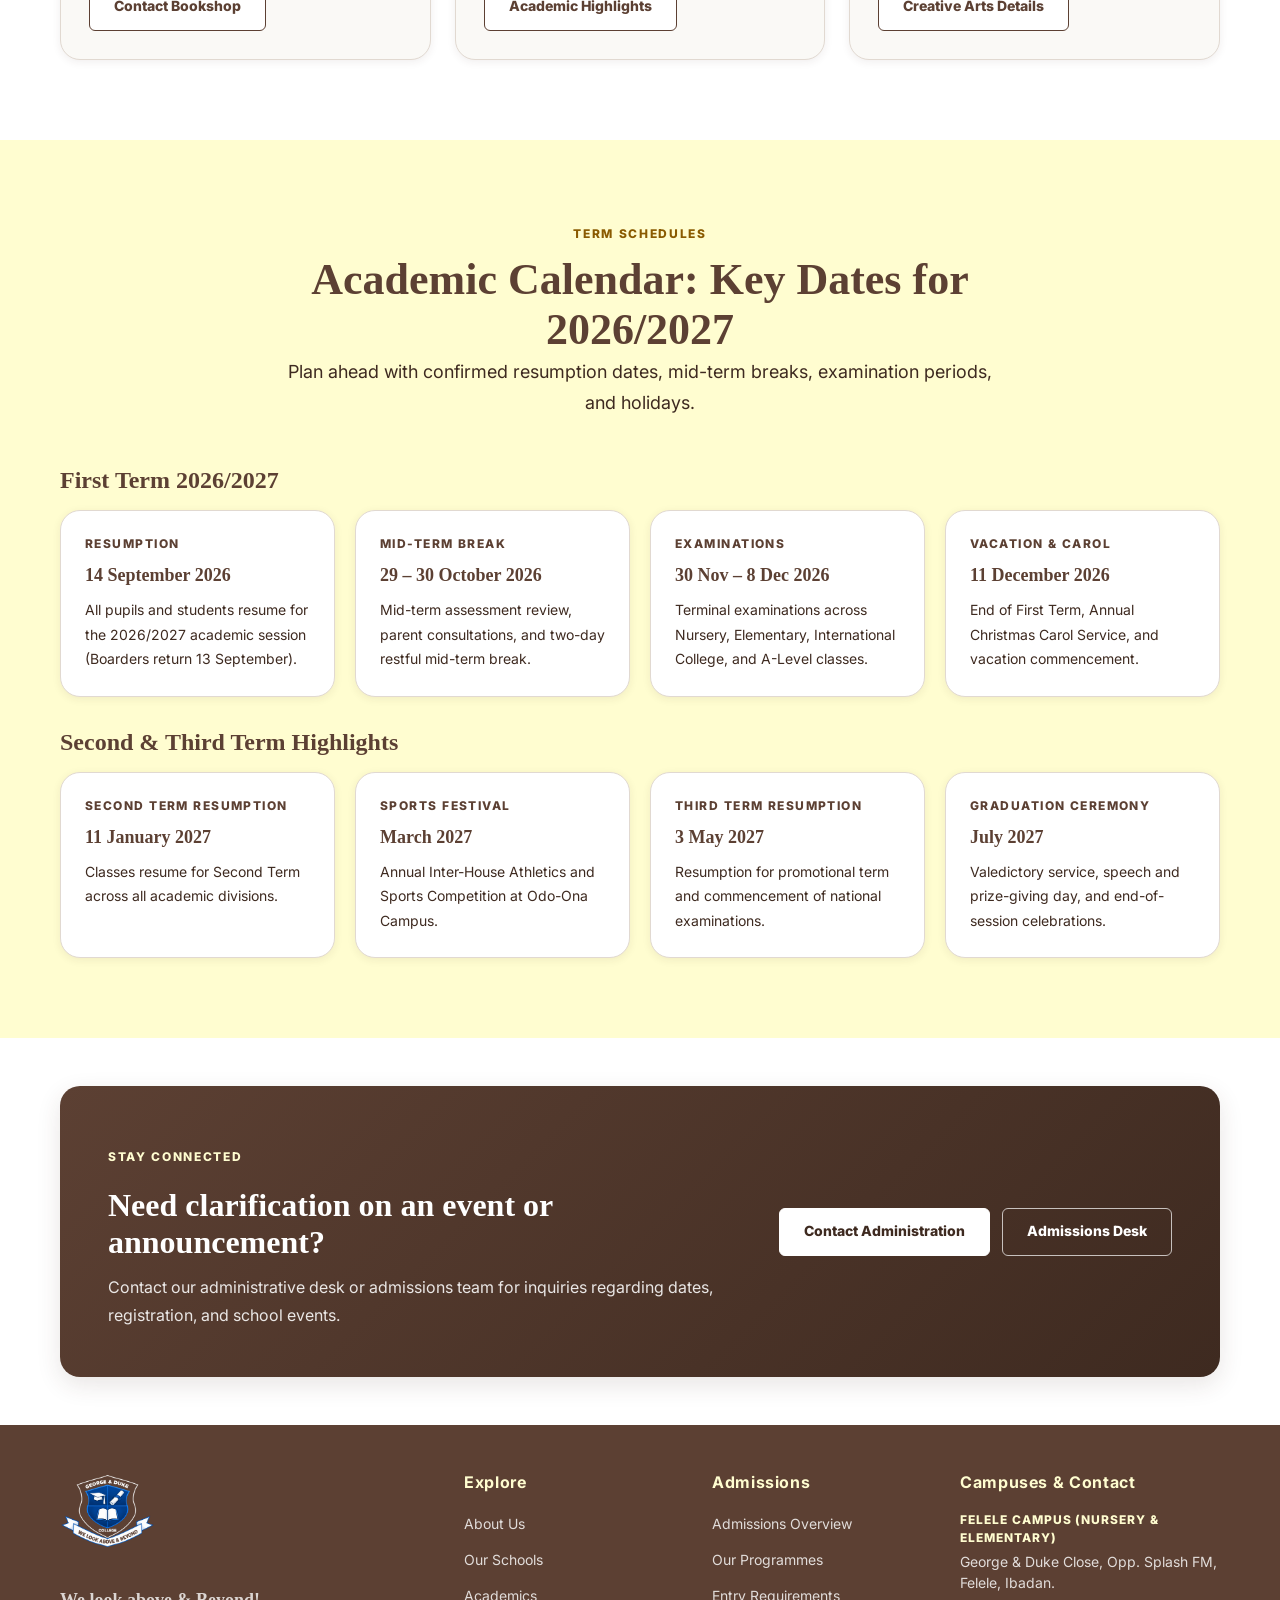
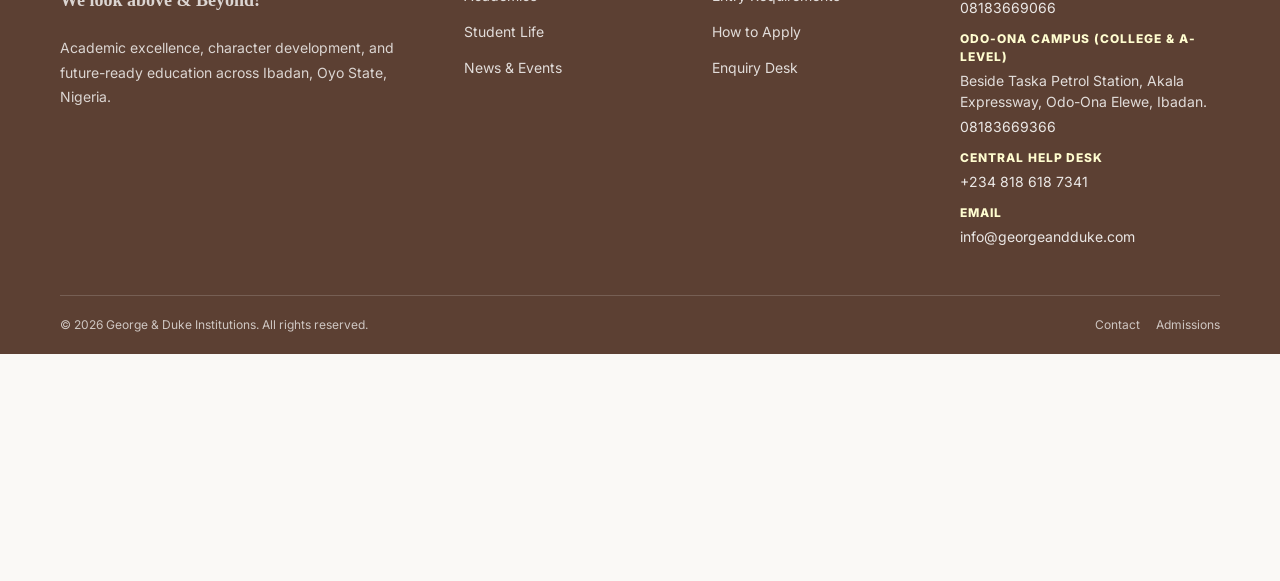
<file: pages/events.html>
<!DOCTYPE html>
<html lang="en">
<head>
  <meta charset="UTF-8">
  <meta name="viewport" content="width=device-width, initial-scale=1">
  <meta http-equiv="refresh" content="0; url=news.html#events">
  <title>Events | George &amp; Duke Institutions</title>
  <link rel="canonical" href="news.html#events">
</head>
<body>
  <main>
    <h1>School Events</h1>
    <p>The events section has moved to the News &amp; Events page.</p>
    <p><a href="news.html#events">Continue to News &amp; Events</a></p>
  </main>
</body>
</html>
</file>
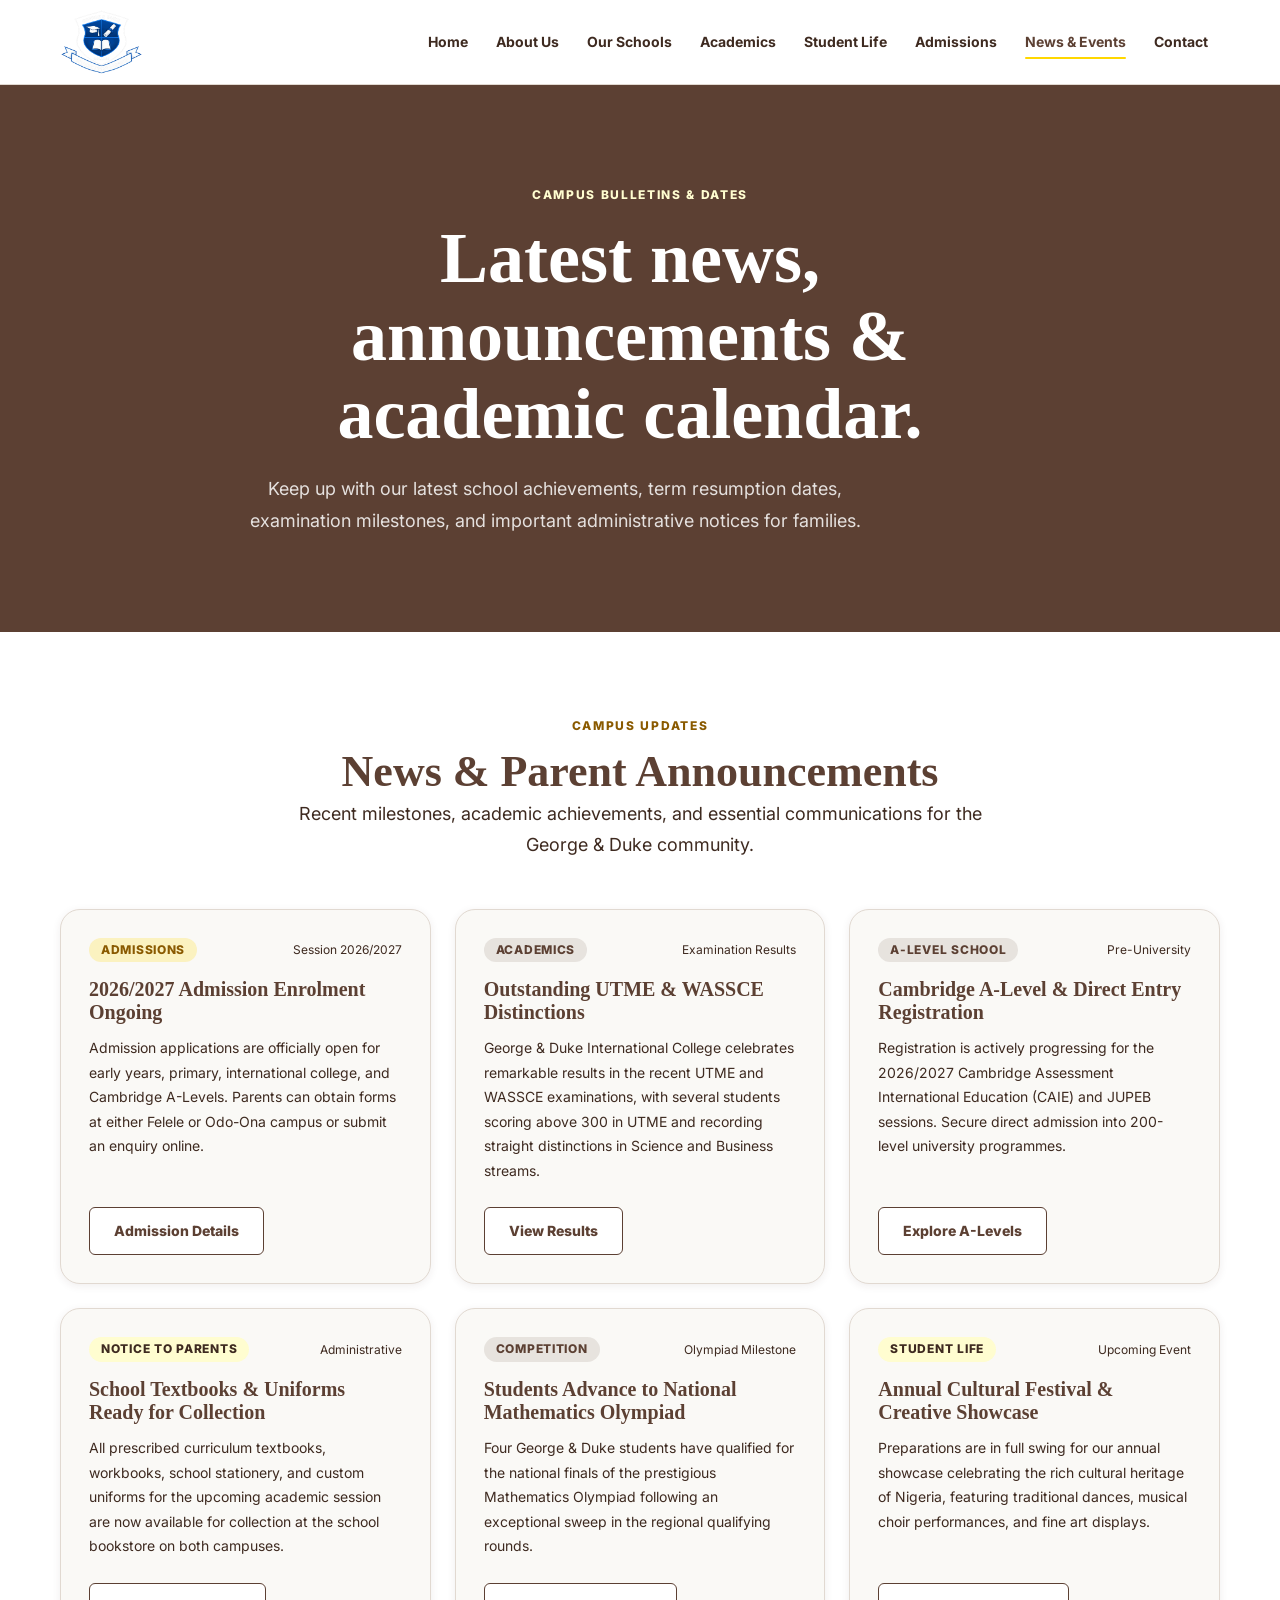
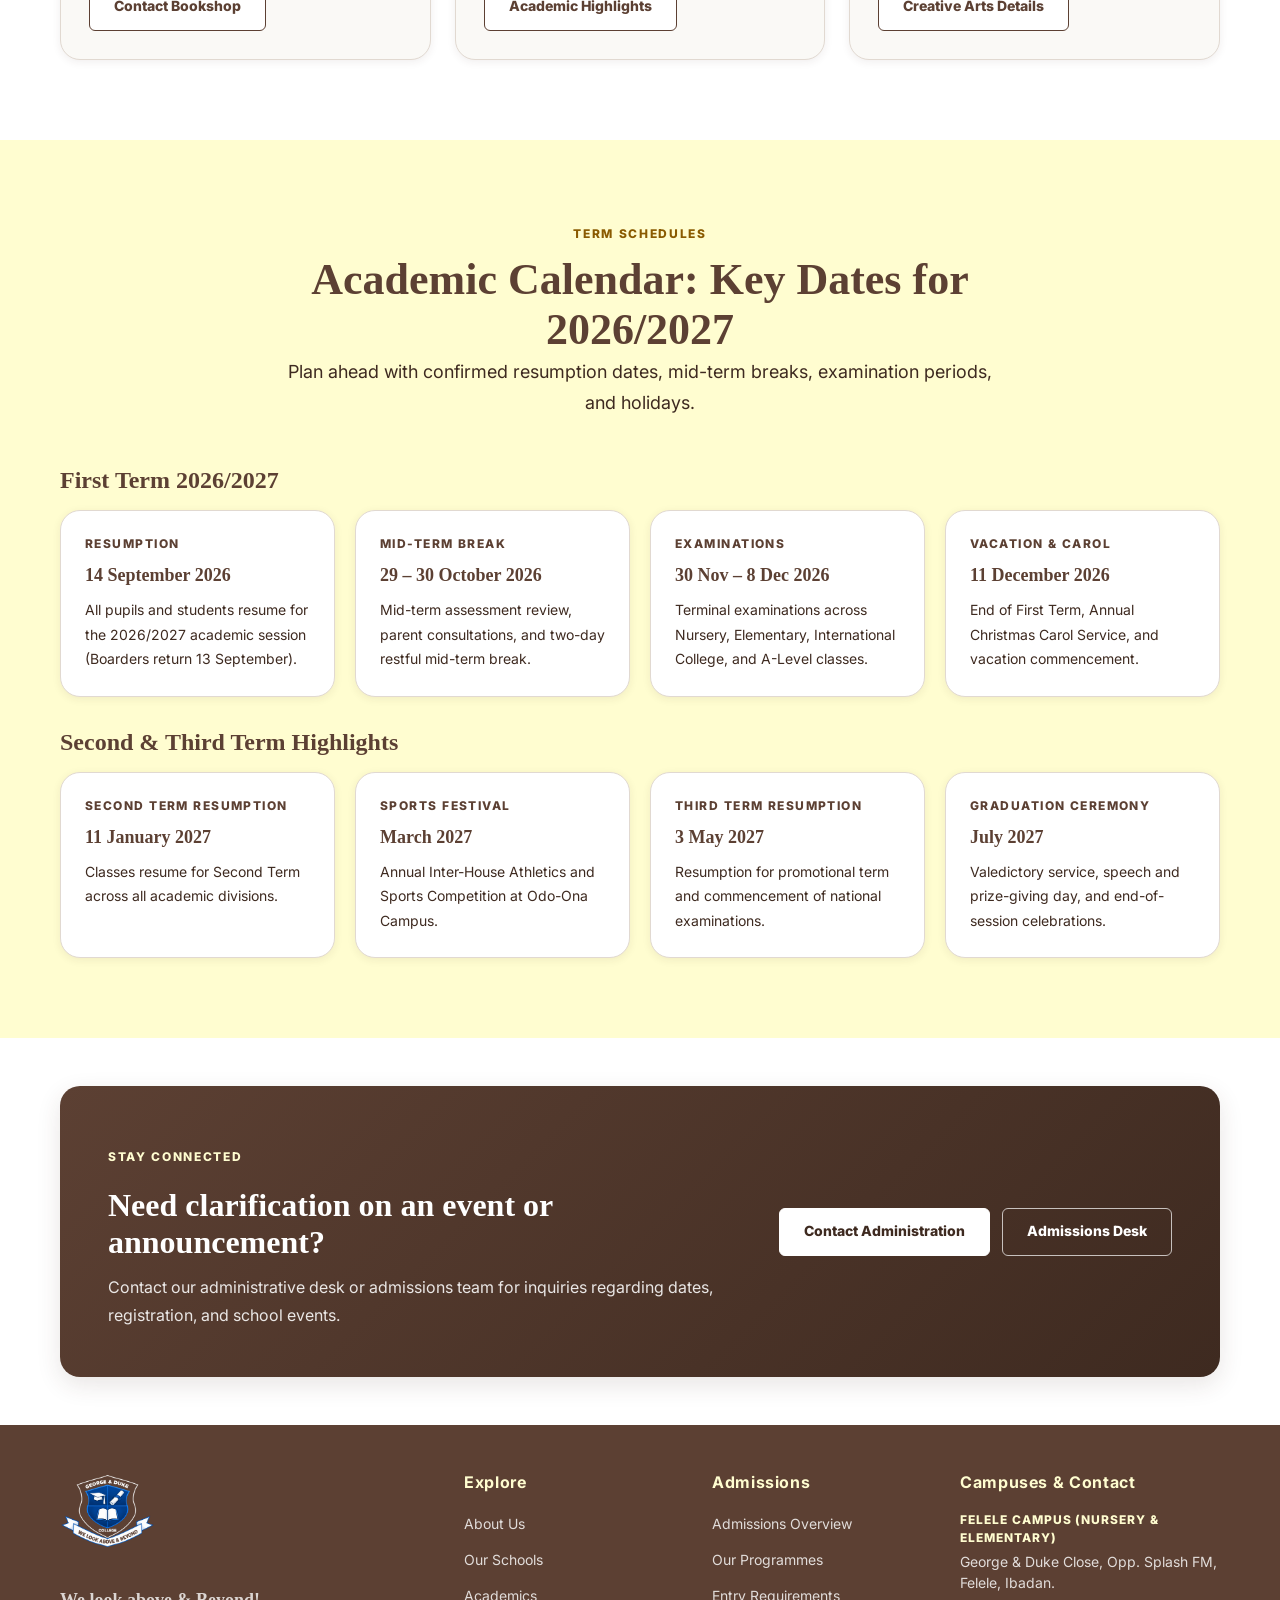
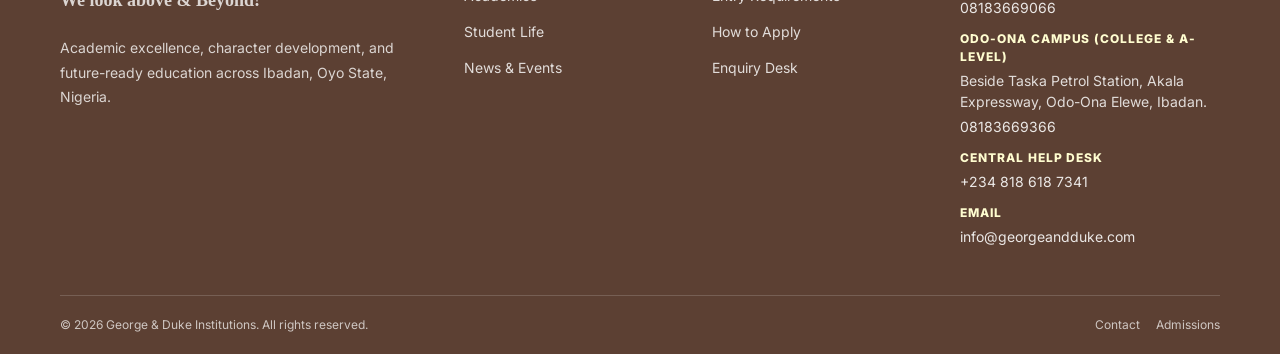
<file: pages/news.html>
<!DOCTYPE html>
<html lang="en">

<head>
    <meta charset="UTF-8" />
    <meta name="viewport" content="width=device-width, initial-scale=1.0" />
    <meta name="description" content="Stay informed with the latest news, academic announcements, and 2026/2027 school calendar dates for George &amp; Duke Institutions." />
    <meta name="theme-color" content="#5C4033" />

    <title>News &amp; Events | George &amp; Duke Institutions</title>

    <!-- Google Fonts -->
    <link rel="preconnect" href="https://fonts.googleapis.com" />
    <link rel="preconnect" href="https://fonts.gstatic.com" crossorigin />
    <link href="https://fonts.googleapis.com/css2?family=Inter:wght@400;500;600;700;800&display=swap" rel="stylesheet" />

    <!-- Main Stylesheets -->
    <link rel="stylesheet" href="../css/variables.css" />
    <link rel="stylesheet" href="../css/base.css" />
    <link rel="stylesheet" href="../css/layout.css" />
    <link rel="stylesheet" href="../css/components.css" />
    <link rel="stylesheet" href="../css/pages.css" />
    <link rel="stylesheet" href="../css/responsive.css" />
</head>

<body>
    <!-- ============================================================
         SITE HEADER
    ============================================================ -->
    <header class="site-header" id="site-header">
        <div class="container">
            <div class="site-header__inner">
                <a class="site-header__logo" href="../index.html" aria-label="George &amp; Duke Institutions Home">
                    <img src="../assets/logo/logo.png" alt="George &amp; Duke Institutions" />
                </a>

                <button
                    class="site-header__menu-toggle"
                    type="button"
                    aria-label="Open navigation menu"
                    aria-expanded="false"
                    aria-controls="site-navigation"
                >
                    <span class="site-header__menu-icon" aria-hidden="true"></span>
                </button>

                <nav class="site-nav" id="site-navigation" aria-label="Main navigation">
                    <ul class="site-nav__list">
                        <li class="site-nav__item">
                            <a class="site-nav__link" href="../index.html">Home</a>
                        </li>
                        <li class="site-nav__item">
                            <a class="site-nav__link" href="about.html">About Us</a>
                        </li>
                        <li class="site-nav__item">
                            <a class="site-nav__link" href="schools.html">Our Schools</a>
                        </li>
                        <li class="site-nav__item">
                            <a class="site-nav__link" href="academics.html">Academics</a>
                        </li>
                        <li class="site-nav__item">
                            <a class="site-nav__link" href="student-life.html">Student Life</a>
                        </li>
                        <li class="site-nav__item">
                            <a class="site-nav__link" href="admissions.html">Admissions</a>
                        </li>
                        <li class="site-nav__item">
                            <a class="site-nav__link" href="news.html" aria-current="page">News &amp; Events</a>
                        </li>
                        <li class="site-nav__item">
                            <a class="site-nav__link" href="contact.html">Contact</a>
                        </li>
                    </ul>
                </nav>
            </div>
        </div>
    </header>

    <!-- ============================================================
         MAIN CONTENT
    ============================================================ -->
    <main id="main-content">

        <!-- PAGE HERO -->
        <section class="page-hero" aria-label="News and Events Header">
            <div class="container">
                <div class="page-hero__content">
                    <p class="page-hero__eyebrow">Campus Bulletins &amp; Dates</p>
                    <h1>Latest news, announcements &amp; academic calendar.</h1>
                    <p class="page-hero__description">
                        Keep up with our latest school achievements, term resumption dates, examination milestones, and important administrative notices for families.
                    </p>
                </div>
            </div>
        </section>

        <!-- 1. COMBINED NEWS & ANNOUNCEMENTS -->
        <section class="news-page-latest section section--white" id="news" aria-labelledby="news-heading">
            <div class="container">
                <div class="section-heading section-heading--center">
                    <p class="section-heading__eyebrow">Campus Updates</p>
                    <h2 id="news-heading">News &amp; Parent Announcements</h2>
                    <p class="section-heading__description">
                        Recent milestones, academic achievements, and essential communications for the George &amp; Duke community.
                    </p>
                </div>

                <div class="news-section__grid">
                    <!-- News Item 1 -->
                    <article class="news-card">
                        <div class="news-card__meta">
                            <span class="badge badge--gold">Admissions</span>
                            <span class="news-card__date">Session 2026/2027</span>
                        </div>
                        <h3>2026/2027 Admission Enrolment Ongoing</h3>
                        <p>
                            Admission applications are officially open for early years, primary, international college, and Cambridge A-Levels. Parents can obtain forms at either Felele or Odo-Ona campus or submit an enquiry online.
                        </p>
                        <a class="button button--secondary" href="admissions.html">
                            Admission Details
                        </a>
                    </article>

                    <!-- News Item 2 -->
                    <article class="news-card">
                        <div class="news-card__meta">
                            <span class="badge badge--primary">Academics</span>
                            <span class="news-card__date">Examination Results</span>
                        </div>
                        <h3>Outstanding UTME &amp; WASSCE Distinctions</h3>
                        <p>
                            George &amp; Duke International College celebrates remarkable results in the recent UTME and WASSCE examinations, with several students scoring above 300 in UTME and recording straight distinctions in Science and Business streams.
                        </p>
                        <a class="button button--secondary" href="academics.html#results">
                            View Results
                        </a>
                    </article>

                    <!-- News Item 3 -->
                    <article class="news-card">
                        <div class="news-card__meta">
                            <span class="badge badge--primary">A-Level School</span>
                            <span class="news-card__date">Pre-University</span>
                        </div>
                        <h3>Cambridge A-Level &amp; Direct Entry Registration</h3>
                        <p>
                            Registration is actively progressing for the 2026/2027 Cambridge Assessment International Education (CAIE) and JUPEB sessions. Secure direct admission into 200-level university programmes.
                        </p>
                        <a class="button button--secondary" href="schools.html#a-level">
                            Explore A-Levels
                        </a>
                    </article>

                    <!-- News Item 4 -->
                    <article class="news-card">
                        <div class="news-card__meta">
                            <span class="badge badge--cream">Notice to Parents</span>
                            <span class="news-card__date">Administrative</span>
                        </div>
                        <h3>School Textbooks &amp; Uniforms Ready for Collection</h3>
                        <p>
                            All prescribed curriculum textbooks, workbooks, school stationery, and custom uniforms for the upcoming academic session are now available for collection at the school bookstore on both campuses.
                        </p>
                        <a class="button button--secondary" href="contact.html">
                            Contact Bookshop
                        </a>
                    </article>

                    <!-- News Item 5 -->
                    <article class="news-card">
                        <div class="news-card__meta">
                            <span class="badge badge--primary">Competition</span>
                            <span class="news-card__date">Olympiad Milestone</span>
                        </div>
                        <h3>Students Advance to National Mathematics Olympiad</h3>
                        <p>
                            Four George &amp; Duke students have qualified for the national finals of the prestigious Mathematics Olympiad following an exceptional sweep in the regional qualifying rounds.
                        </p>
                        <a class="button button--secondary" href="academics.html">
                            Academic Highlights
                        </a>
                    </article>

                    <!-- News Item 6 -->
                    <article class="news-card">
                        <div class="news-card__meta">
                            <span class="badge badge--cream">Student Life</span>
                            <span class="news-card__date">Upcoming Event</span>
                        </div>
                        <h3>Annual Cultural Festival &amp; Creative Showcase</h3>
                        <p>
                            Preparations are in full swing for our annual showcase celebrating the rich cultural heritage of Nigeria, featuring traditional dances, musical choir performances, and fine art displays.
                        </p>
                        <a class="button button--secondary" href="student-life.html#arts">
                            Creative Arts Details
                        </a>
                    </article>
                </div>
            </div>
        </section>

        <!-- 2. ACADEMIC CALENDAR -->
        <section class="news-page-calendar section section--cream" id="events" aria-labelledby="calendar-title">
            <div class="container">
                <div class="section-heading section-heading--center">
                    <p class="section-heading__eyebrow">Term Schedules</p>
                    <h2 id="calendar-title">Academic Calendar: Key Dates for 2026/2027</h2>
                    <p class="section-heading__description">
                        Plan ahead with confirmed resumption dates, mid-term breaks, examination periods, and holidays.
                    </p>
                </div>

                <!-- First Term -->
                <div style="margin-bottom: var(--space-8);">
                    <h3 style="margin-bottom: var(--space-4); color: var(--color-primary-brown); font-size: var(--font-size-2xl);">
                        First Term 2026/2027
                    </h3>
                    <div class="news-page-calendar__grid">
                        <article class="calendar-card">
                            <p class="calendar-card__label">Resumption</p>
                            <h3>14 September 2026</h3>
                            <p>All pupils and students resume for the 2026/2027 academic session (Boarders return 13 September).</p>
                        </article>

                        <article class="calendar-card">
                            <p class="calendar-card__label">Mid-Term Break</p>
                            <h3>29 &ndash; 30 October 2026</h3>
                            <p>Mid-term assessment review, parent consultations, and two-day restful mid-term break.</p>
                        </article>

                        <article class="calendar-card">
                            <p class="calendar-card__label">Examinations</p>
                            <h3>30 Nov &ndash; 8 Dec 2026</h3>
                            <p>Terminal examinations across Nursery, Elementary, International College, and A-Level classes.</p>
                        </article>

                        <article class="calendar-card">
                            <p class="calendar-card__label">Vacation &amp; Carol</p>
                            <h3>11 December 2026</h3>
                            <p>End of First Term, Annual Christmas Carol Service, and vacation commencement.</p>
                        </article>
                    </div>
                </div>

                <!-- Second & Third Term Summary -->
                <div>
                    <h3 style="margin-bottom: var(--space-4); color: var(--color-primary-brown); font-size: var(--font-size-2xl);">
                        Second &amp; Third Term Highlights
                    </h3>
                    <div class="news-page-calendar__grid">
                        <article class="calendar-card">
                            <p class="calendar-card__label">Second Term Resumption</p>
                            <h3>11 January 2027</h3>
                            <p>Classes resume for Second Term across all academic divisions.</p>
                        </article>

                        <article class="calendar-card">
                            <p class="calendar-card__label">Sports Festival</p>
                            <h3>March 2027</h3>
                            <p>Annual Inter-House Athletics and Sports Competition at Odo-Ona Campus.</p>
                        </article>

                        <article class="calendar-card">
                            <p class="calendar-card__label">Third Term Resumption</p>
                            <h3>3 May 2027</h3>
                            <p>Resumption for promotional term and commencement of national examinations.</p>
                        </article>

                        <article class="calendar-card">
                            <p class="calendar-card__label">Graduation Ceremony</p>
                            <h3>July 2027</h3>
                            <p>Valedictory service, speech and prize-giving day, and end-of-session celebrations.</p>
                        </article>
                    </div>
                </div>
            </div>
        </section>

        <!-- CTA BANNER -->
        <section class="cta-banner section section--white" aria-labelledby="news-cta-title">
            <div class="container">
                <div class="cta-banner__inner">
                    <div class="cta-banner__content">
                        <p class="section-heading__eyebrow" style="color: var(--color-secondary-cream);">
                            Stay Connected
                        </p>
                        <h2 id="news-cta-title">Need clarification on an event or announcement?</h2>
                        <p>
                            Contact our administrative desk or admissions team for inquiries regarding dates, registration, and school events.
                        </p>
                    </div>

                    <div class="cta-banner__actions">
                        <a class="button button--light" href="contact.html">
                            Contact Administration
                        </a>
                        <a class="button button--outline-light" href="admissions.html">
                            Admissions Desk
                        </a>
                    </div>
                </div>
            </div>
        </section>

    </main>

    <!-- ============================================================
         SITE FOOTER
    ============================================================ -->
    <footer class="site-footer">
        <div class="container">
            <div class="site-footer__main">
                <div class="site-footer__brand">
                    <a class="site-footer__logo-link" href="../index.html" aria-label="George &amp; Duke Institutions Home">
                        <img
                            class="site-footer__logo"
                            src="../assets/logo/logo.png"
                            alt="George &amp; Duke Institutions"
                            loading="lazy"
                        />
                    </a>
                    <p class="site-footer__tagline">We look above &amp; Beyond!</p>
                    <p class="site-footer__description">
                        Academic excellence, character development, and future-ready education across Ibadan, Oyo State, Nigeria.
                    </p>
                </div>

                <div class="site-footer__column">
                    <h3>Explore</h3>
                    <ul class="site-footer__links">
                        <li><a href="about.html">About Us</a></li>
                        <li><a href="schools.html">Our Schools</a></li>
                        <li><a href="academics.html">Academics</a></li>
                        <li><a href="student-life.html">Student Life</a></li>
                        <li><a href="news.html">News &amp; Events</a></li>
                    </ul>
                </div>

                <div class="site-footer__column">
                    <h3>Admissions</h3>
                    <ul class="site-footer__links">
                        <li><a href="admissions.html">Admissions Overview</a></li>
                        <li><a href="admissions.html#schools">Our Programmes</a></li>
                        <li><a href="admissions.html#requirements">Entry Requirements</a></li>
                        <li><a href="admissions.html#application">How to Apply</a></li>
                        <li><a href="contact.html">Enquiry Desk</a></li>
                    </ul>
                </div>

                <div class="site-footer__column">
                    <h3>Campuses &amp; Contact</h3>
                    <ul class="site-footer__contact">
                        <li class="site-footer__contact-item">
                            <span class="site-footer__contact-label">Felele Campus (Nursery &amp; Elementary)</span>
                            <p>George &amp; Duke Close, Opp. Splash FM, Felele, Ibadan.</p>
                            <a href="tel:08183669066">08183669066</a>
                        </li>
                        <li class="site-footer__contact-item">
                            <span class="site-footer__contact-label">Odo-Ona Campus (College &amp; A-Level)</span>
                            <p>Beside Taska Petrol Station, Akala Expressway, Odo-Ona Elewe, Ibadan.</p>
                            <a href="tel:08183669366">08183669366</a>
                        </li>
                        <li class="site-footer__contact-item">
                            <span class="site-footer__contact-label">Central Help Desk</span>
                            <a href="tel:+2348186187341">+234 818 618 7341</a>
                        </li>
                        <li class="site-footer__contact-item">
                            <span class="site-footer__contact-label">Email</span>
                            <a href="mailto:info@georgeandduke.com">info@georgeandduke.com</a>
                        </li>
                    </ul>
                </div>
            </div>

            <div class="site-footer__bottom">
                <p class="site-footer__copyright">
                    &copy; <span data-current-year></span> George &amp; Duke Institutions. All rights reserved.
                </p>
                <div class="site-footer__legal">
                    <a href="contact.html">Contact</a>
                    <a href="admissions.html">Admissions</a>
                </div>
            </div>
        </div>
    </footer>

    <!-- Scripts -->
    <script src="../js/navigation.js" defer></script>
    <script src="../js/main.js" defer></script>
</body>

</html>
</file>
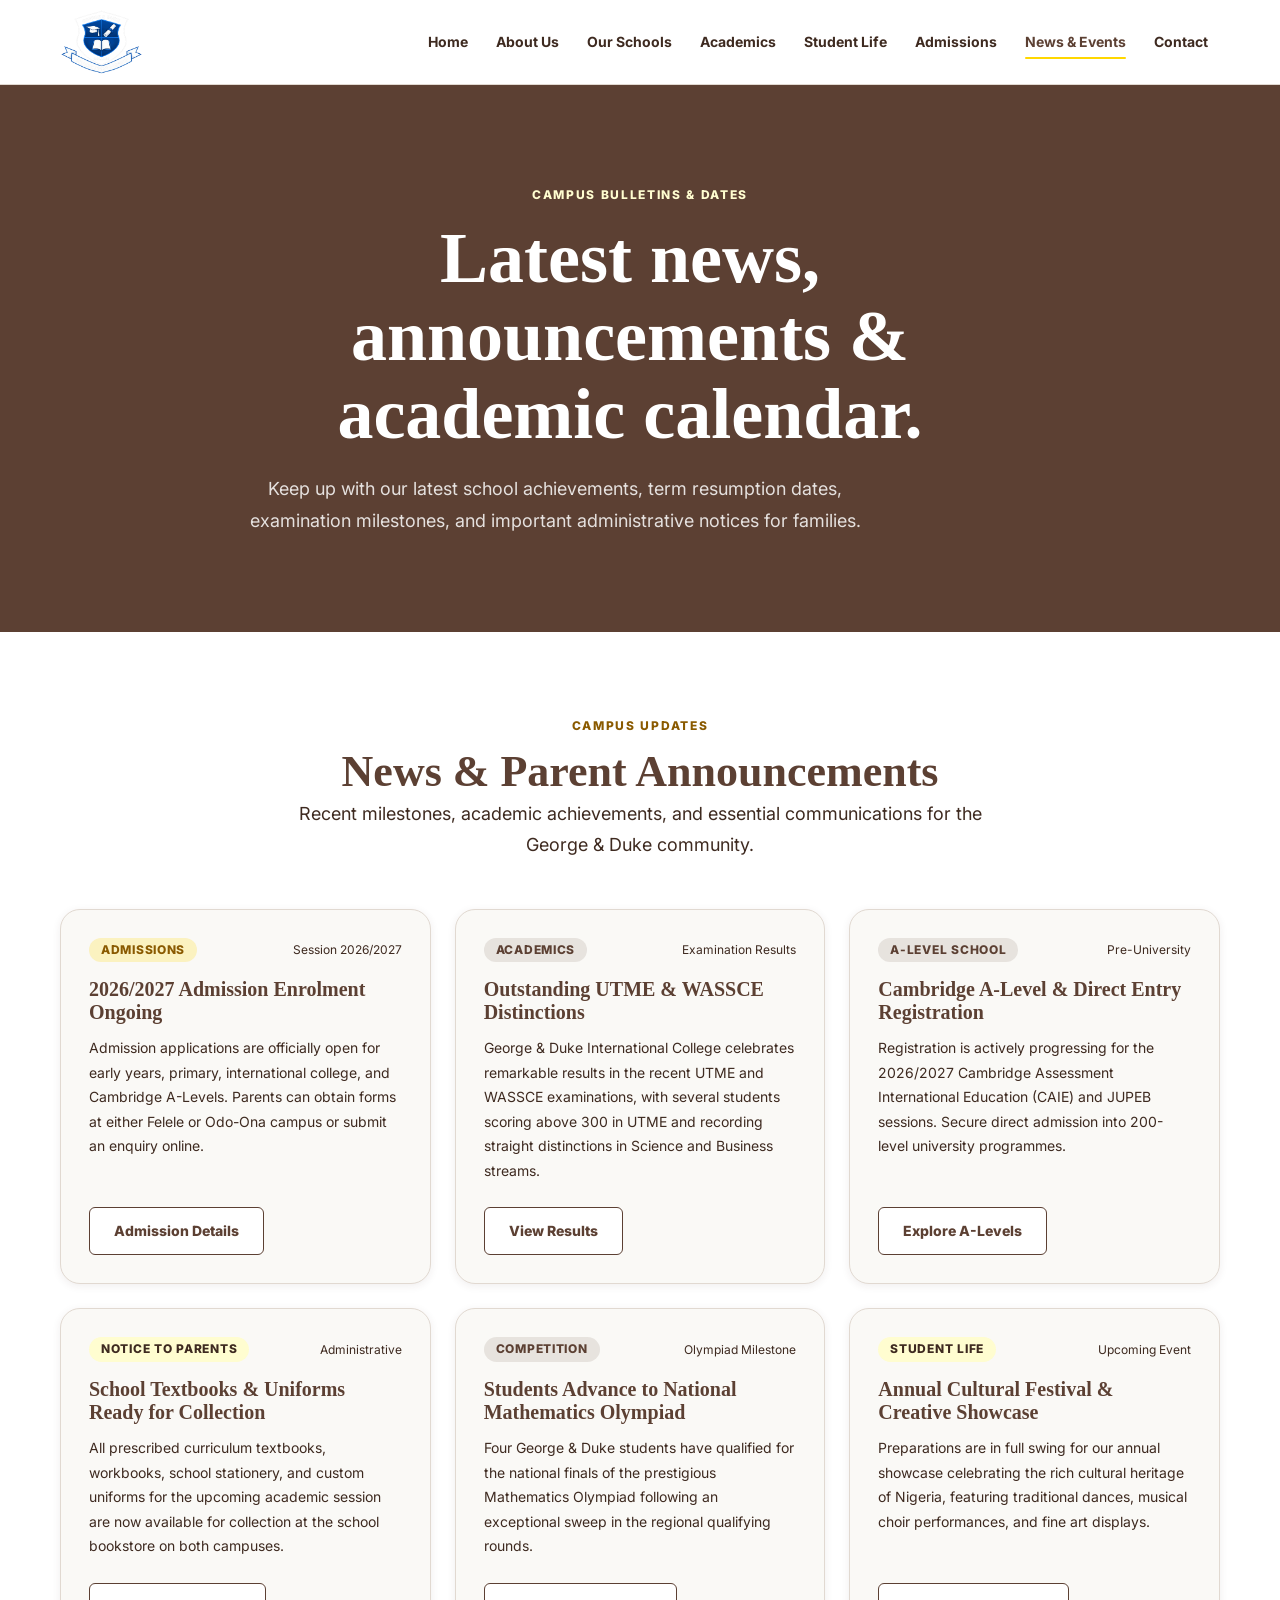
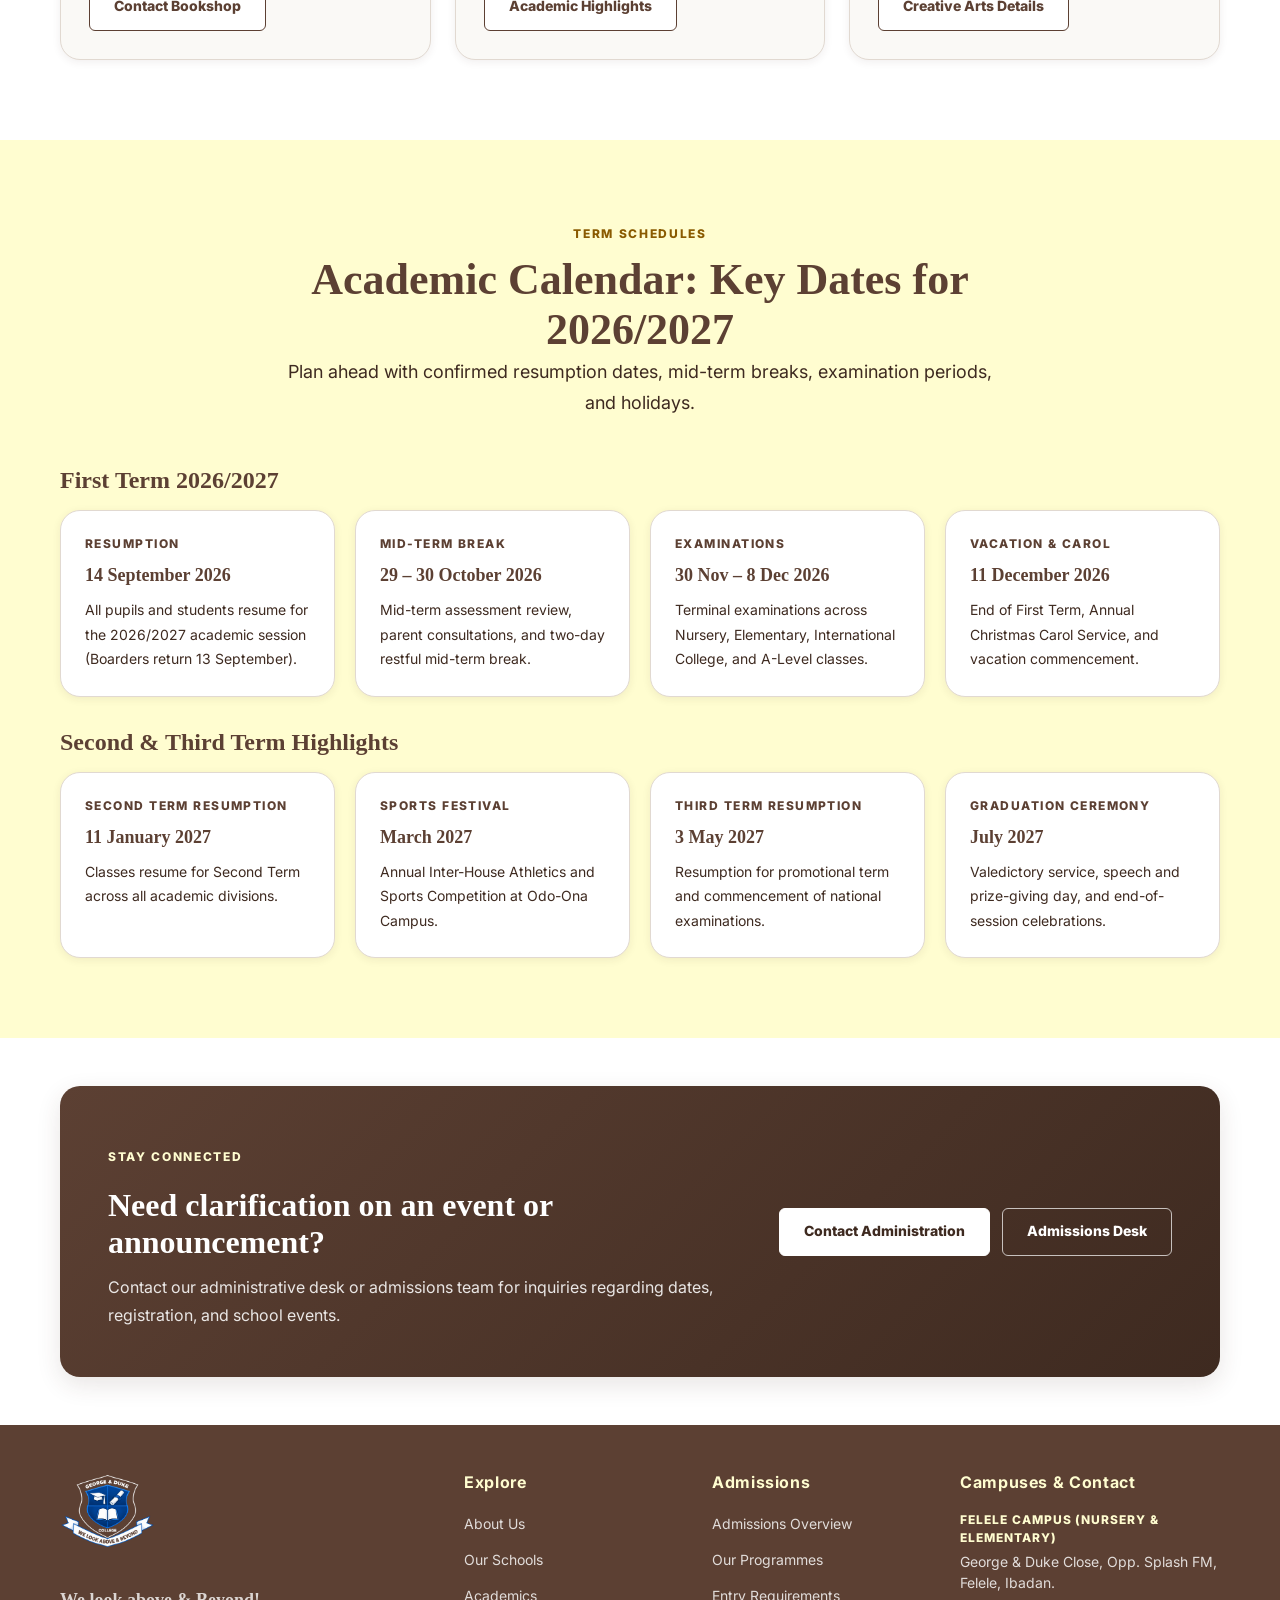
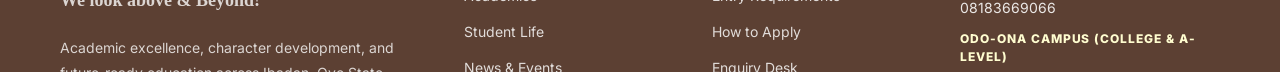
<file: pages/parent-hub.html>
<!DOCTYPE html>
<html lang="en">
<head>
  <meta charset="UTF-8">
  <meta name="viewport" content="width=device-width, initial-scale=1">
  <meta http-equiv="refresh" content="0; url=news.html">
  <title>Parent Information | George &amp; Duke Institutions</title>
  <link rel="canonical" href="news.html">
  <link rel="stylesheet" href="../css/variables.css">
  <link rel="stylesheet" href="../css/base.css">
  <style>
    body {
      display: flex;
      align-items: center;
      justify-content: center;
      min-height: 100vh;
      margin: 0;
      padding: var(--space-6);
      background: var(--color-light-cream);
      font-family: var(--font-family-base);
      color: var(--color-dark-brown);
      text-align: center;
    }
    .redirect-card {
      max-width: 520px;
      padding: var(--space-8);
      background: var(--color-white);
      border: 1px solid var(--color-border-tint);
      border-radius: var(--radius-lg);
      box-shadow: var(--shadow-md);
    }
    h1 {
      font-size: var(--font-size-2xl);
      color: var(--color-primary-brown);
      margin-bottom: var(--space-3);
    }
    p {
      color: var(--color-dark-brown);
      margin-bottom: var(--space-6);
      line-height: var(--line-height-relaxed);
    }
    .btn {
      display: inline-block;
      padding: var(--space-3) var(--space-6);
      background: var(--color-primary-brown);
      color: var(--color-white);
      border-radius: var(--radius-sm);
      font-weight: 700;
      text-decoration: none;
    }
    .btn:hover {
      background: var(--color-dark-brown);
    }
  </style>
</head>
<body>
  <main class="redirect-card">
    <h1>Parent Information &amp; Updates</h1>
    <p>
      Parent announcements, term dates, and school bulletins are now centrally organized on our <strong>News &amp; Events</strong> page.
    </p>
    <a class="btn" href="news.html">Continue to News &amp; Events</a>
  </main>
</body>
</html>
</file>
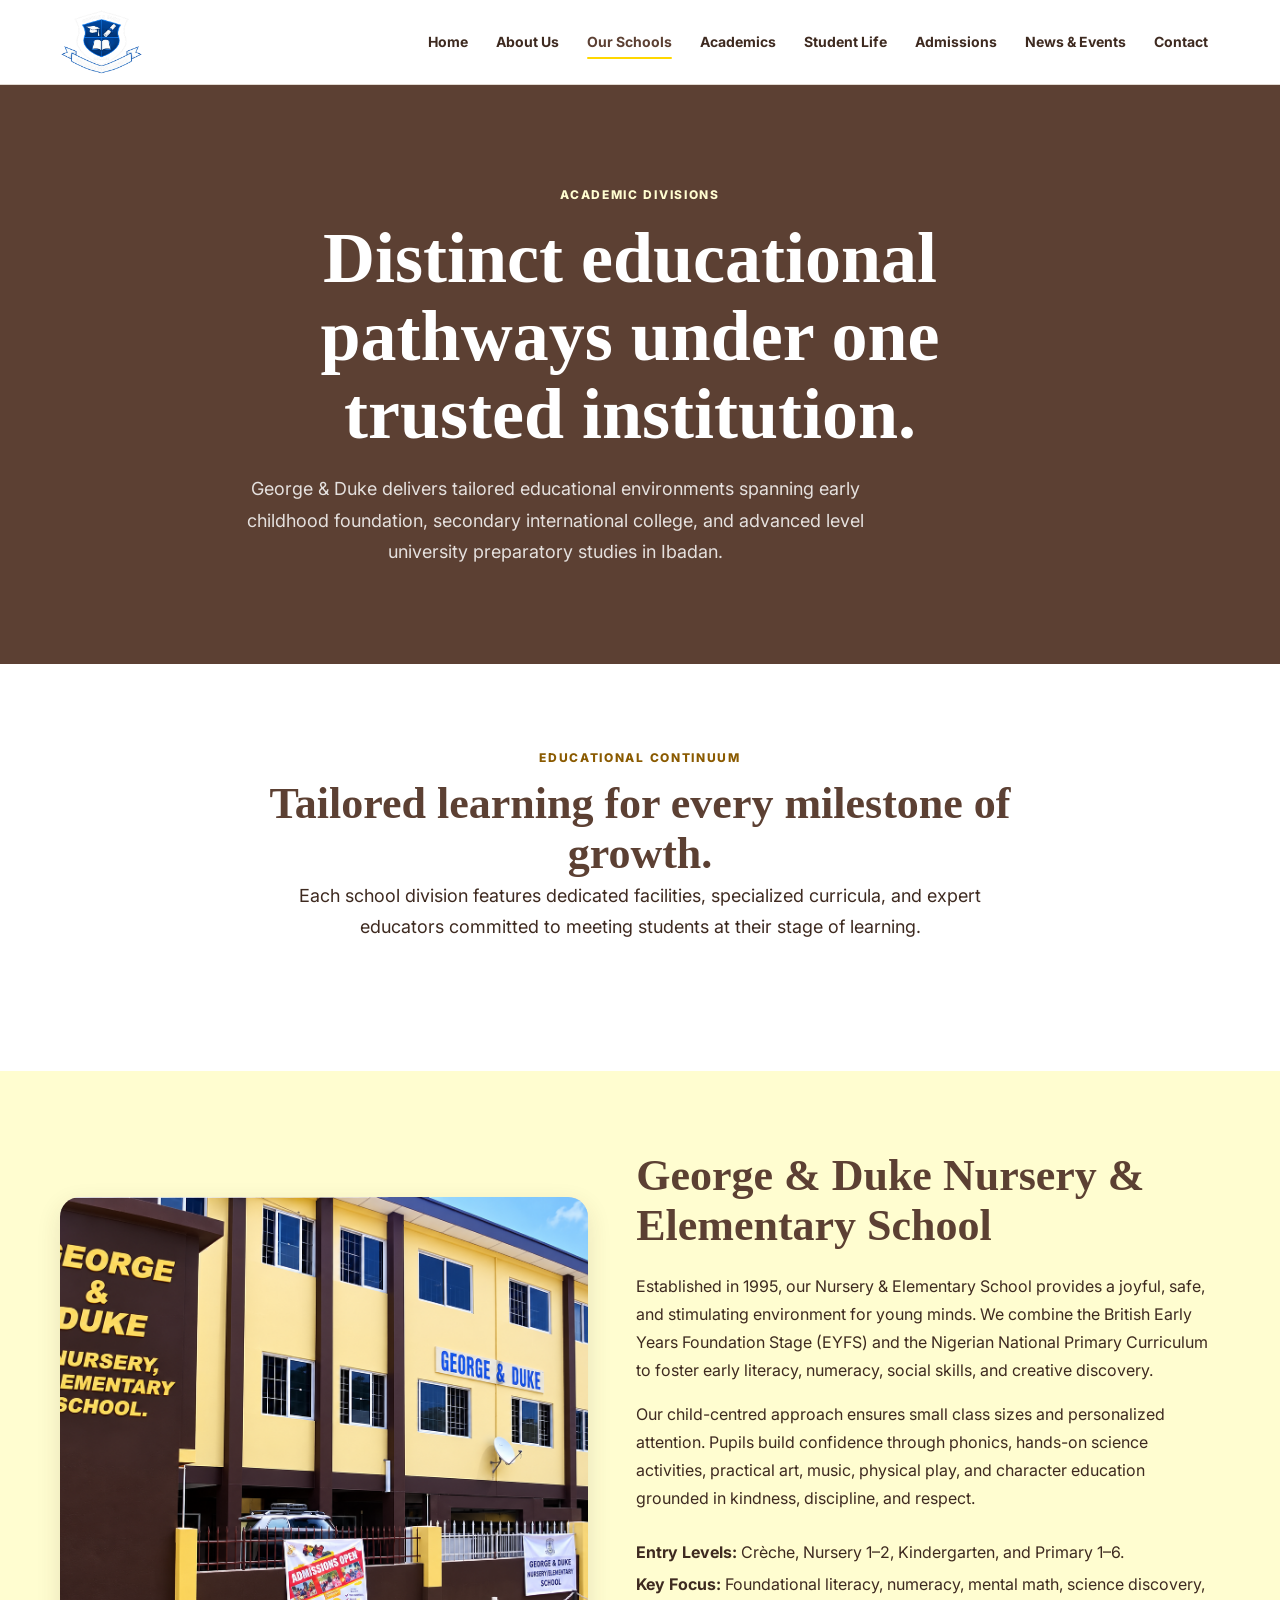
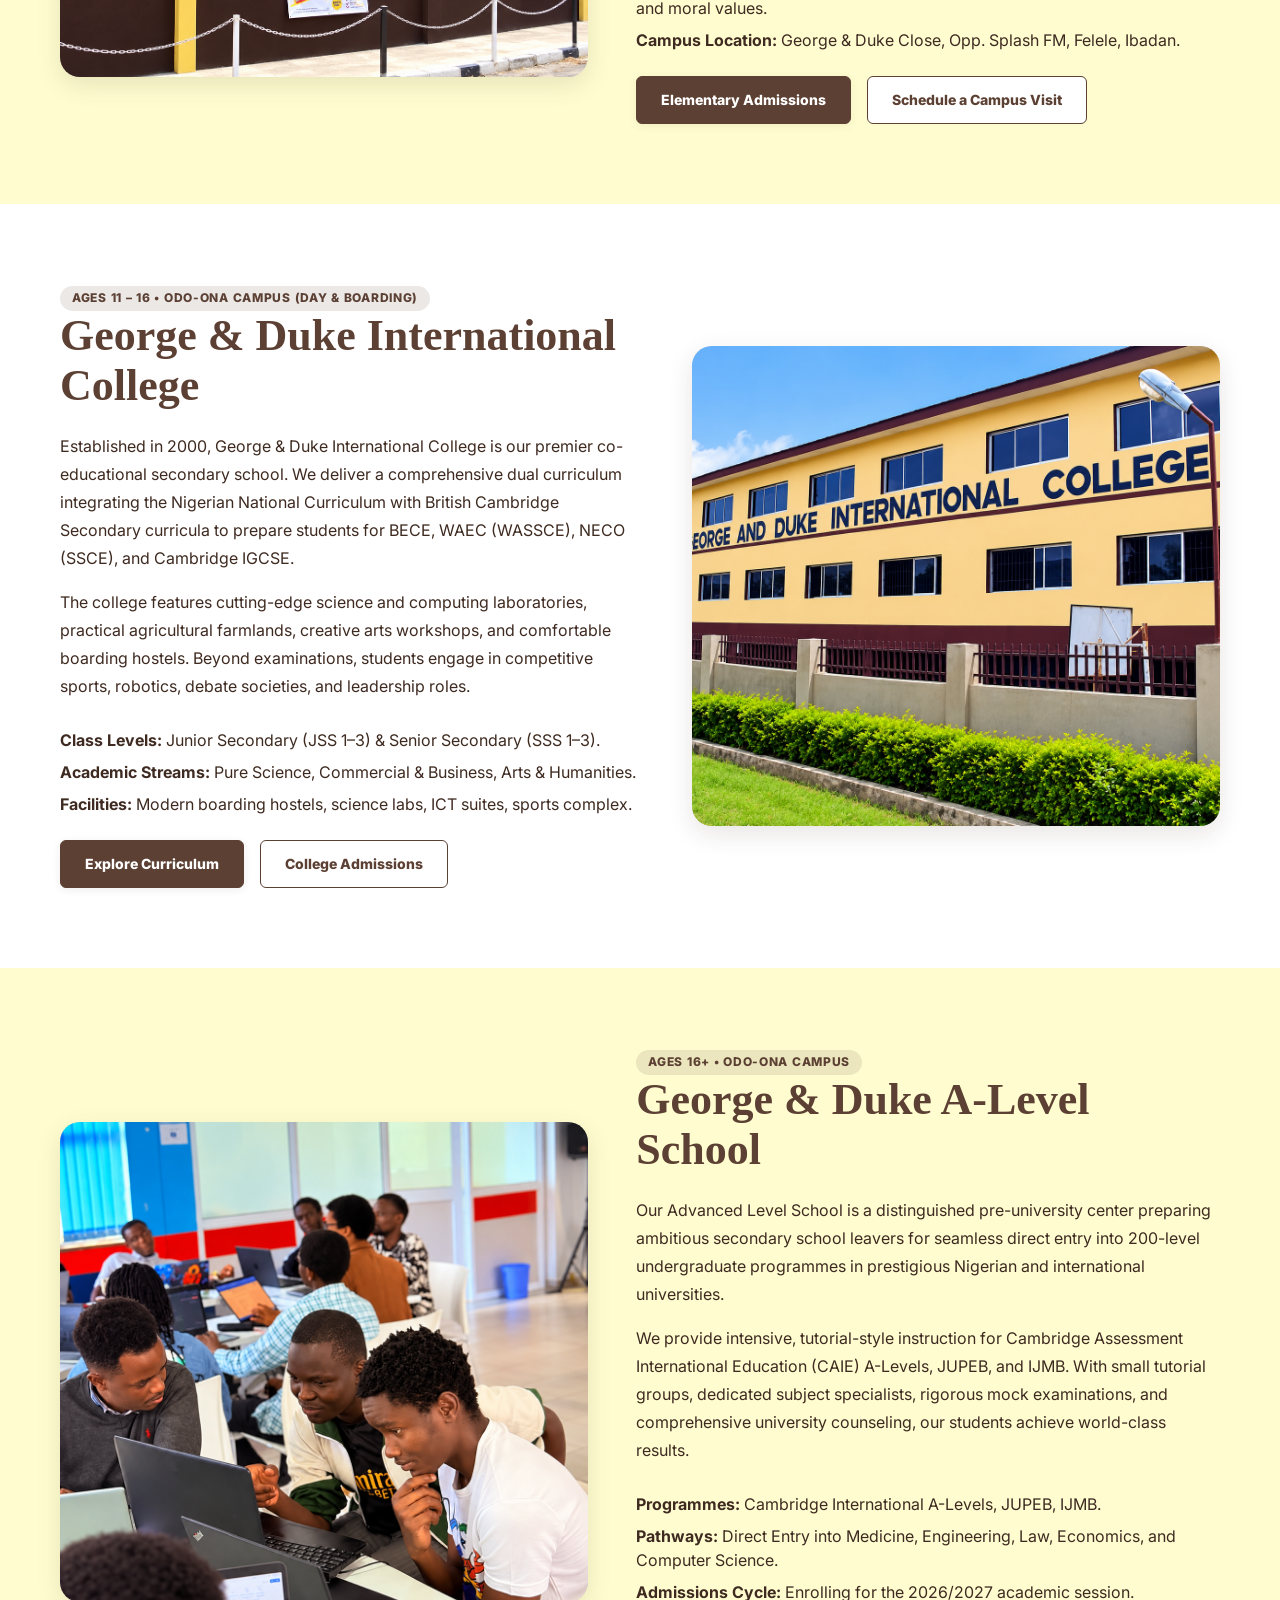
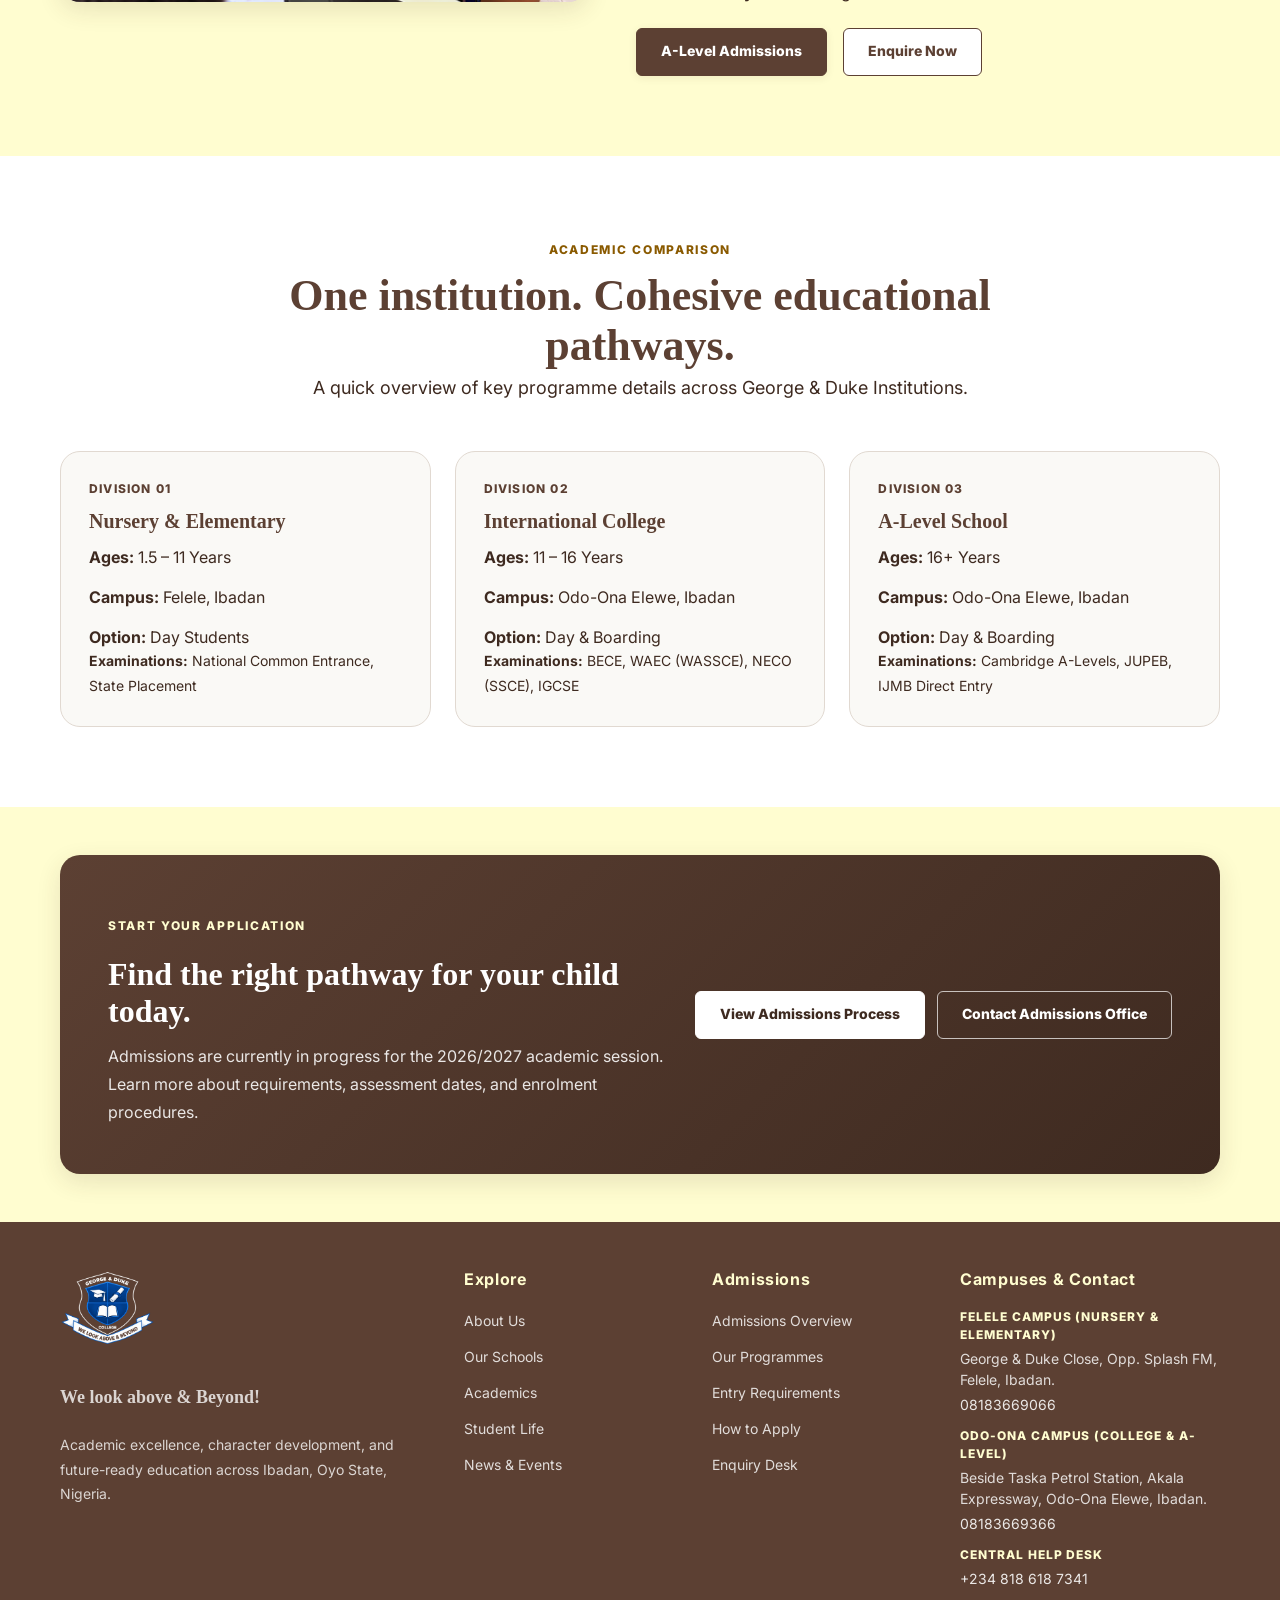
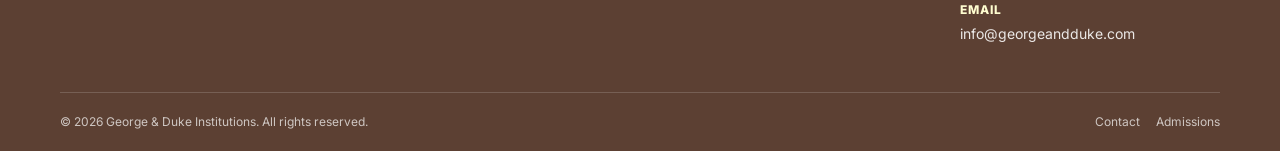
<file: pages/schools.html>
<!DOCTYPE html>
<html lang="en">

<head>
    <meta charset="UTF-8" />
    <meta name="viewport" content="width=device-width, initial-scale=1.0" />
    <meta name="description"
        content="Explore our three educational arms: Nursery &amp; Elementary School, International College, and Cambridge A-Level Programme in Ibadan." />
    <meta name="theme-color" content="#5C4033" />

    <title>Our Schools | George &amp; Duke Institutions</title>

    <!-- Google Fonts -->
    <link rel="preconnect" href="https://fonts.googleapis.com" />
    <link rel="preconnect" href="https://fonts.gstatic.com" crossorigin />
    <link href="https://fonts.googleapis.com/css2?family=Inter:wght@400;500;600;700;800&display=swap"
        rel="stylesheet" />

    <!-- Main Stylesheets -->
    <link rel="stylesheet" href="../css/variables.css" />
    <link rel="stylesheet" href="../css/base.css" />
    <link rel="stylesheet" href="../css/layout.css" />
    <link rel="stylesheet" href="../css/components.css" />
    <link rel="stylesheet" href="../css/pages.css" />
    <link rel="stylesheet" href="../css/responsive.css" />
</head>

<body>
    <!-- ============================================================
         SITE HEADER
    ============================================================ -->
    <header class="site-header" id="site-header">
        <div class="container">
            <div class="site-header__inner">
                <a class="site-header__logo" href="../index.html" aria-label="George &amp; Duke Institutions Home">
                    <img src="../assets/logo/logo.png" alt="George &amp; Duke Institutions" />
                </a>

                <button class="site-header__menu-toggle" type="button" aria-label="Open navigation menu"
                    aria-expanded="false" aria-controls="site-navigation">
                    <span class="site-header__menu-icon" aria-hidden="true"></span>
                </button>

                <nav class="site-nav" id="site-navigation" aria-label="Main navigation">
                    <ul class="site-nav__list">
                        <li class="site-nav__item">
                            <a class="site-nav__link" href="../index.html">Home</a>
                        </li>
                        <li class="site-nav__item">
                            <a class="site-nav__link" href="about.html">About Us</a>
                        </li>
                        <li class="site-nav__item">
                            <a class="site-nav__link" href="schools.html" aria-current="page">Our Schools</a>
                        </li>
                        <li class="site-nav__item">
                            <a class="site-nav__link" href="academics.html">Academics</a>
                        </li>
                        <li class="site-nav__item">
                            <a class="site-nav__link" href="student-life.html">Student Life</a>
                        </li>
                        <li class="site-nav__item">
                            <a class="site-nav__link" href="admissions.html">Admissions</a>
                        </li>
                        <li class="site-nav__item">
                            <a class="site-nav__link" href="news.html">News &amp; Events</a>
                        </li>
                        <li class="site-nav__item">
                            <a class="site-nav__link" href="contact.html">Contact</a>
                        </li>
                    </ul>
                </nav>
            </div>
        </div>
    </header>

    <!-- ============================================================
         MAIN CONTENT
    ============================================================ -->
    <main id="main-content">

        <!-- PAGE HERO -->
        <section class="page-hero" aria-label="Our Schools Header">
            <div class="container">
                <div class="page-hero__content">
                    <p class="page-hero__eyebrow">Academic Divisions</p>
                    <h1>Distinct educational pathways under one trusted institution.</h1>
                    <p class="page-hero__description">
                        George &amp; Duke delivers tailored educational environments spanning early childhood
                        foundation, secondary international college, and advanced level university preparatory studies
                        in Ibadan.
                    </p>
                </div>
            </div>
        </section>

        <!-- 1. INTRO SECTION -->
        <section class="schools-page-intro section section--white" aria-labelledby="schools-intro-title">
            <div class="container">
                <div class="section-heading section-heading--center">
                    <p class="section-heading__eyebrow">Educational Continuum</p>
                    <h2 id="schools-intro-title">Tailored learning for every milestone of growth.</h2>
                    <p class="section-heading__description">
                        Each school division features dedicated facilities, specialized curricula, and expert educators
                        committed to meeting students at their stage of learning.
                    </p>
                </div>
            </div>
        </section>

        <!-- 2. NURSERY & ELEMENTARY SCHOOL -->
        <section class="school-detail section section--cream" id="nursery-primary" aria-labelledby="nursery-title">
            <div class="container">
                <div class="school-detail__grid">
                    <div class="school-detail__image">
                        <img src="../assets/images/schools/nusery.png"
                            alt="Pupils learning at George &amp; Duke Nursery and Elementary School" loading="lazy" />
                    </div>

                    <div class="school-detail__content">

                        <h2 id="nursery-title">George &amp; Duke Nursery &amp; Elementary School</h2>
                        <p>
                            Established in 1995, our Nursery &amp; Elementary School provides a joyful, safe, and
                            stimulating environment for young minds. We combine the British Early Years Foundation Stage
                            (EYFS) and the Nigerian National Primary Curriculum to foster early literacy, numeracy,
                            social skills, and creative discovery.
                        </p>
                        <p>
                            Our child-centred approach ensures small class sizes and personalized attention. Pupils
                            build confidence through phonics, hands-on science activities, practical art, music,
                            physical play, and character education grounded in kindness, discipline, and respect.
                        </p>
                        <ul class="school-features-list"
                            style="margin-bottom: var(--space-6); display: grid; gap: var(--space-2);">
                            <li><strong>Entry Levels:</strong> Cr&egrave;che, Nursery 1&ndash;2, Kindergarten, and
                                Primary 1&ndash;6.</li>
                            <li><strong>Key Focus:</strong> Foundational literacy, numeracy, mental math, science
                                discovery, and moral values.</li>
                            <li><strong>Campus Location:</strong> George &amp; Duke Close, Opp. Splash FM, Felele,
                                Ibadan.</li>
                        </ul>
                        <div class="school-detail__actions">
                            <a class="button button--primary" href="admissions.html#schools">
                                Elementary Admissions
                            </a>
                            <a class="button button--secondary" href="contact.html">
                                Schedule a Campus Visit
                            </a>
                        </div>
                    </div>
                </div>
            </div>
        </section>

        <!-- 3. INTERNATIONAL COLLEGE -->
        <section class="school-detail school-detail--white section section--white" id="international-college"
            aria-labelledby="college-title">
            <div class="container">
                <div class="school-detail__grid school-detail__grid--reverse">
                    <div class="school-detail__image">
                        <img src="../assets/images/schools/college.png"
                            alt="George &amp; Duke International College Odo-Ona Campus" loading="lazy" />
                    </div>

                    <div class="school-detail__content">
                        <span class="badge badge--primary">Ages 11 &ndash; 16 &bull; Odo-Ona Campus (Day &amp;
                            Boarding)</span>
                        <h2 id="college-title">George &amp; Duke International College</h2>
                        <p>
                            Established in 2000, George &amp; Duke International College is our premier co-educational
                            secondary school. We deliver a comprehensive dual curriculum integrating the Nigerian
                            National Curriculum with British Cambridge Secondary curricula to prepare students for BECE,
                            WAEC (WASSCE), NECO (SSCE), and Cambridge IGCSE.
                        </p>
                        <p>
                            The college features cutting-edge science and computing laboratories, practical agricultural
                            farmlands, creative arts workshops, and comfortable boarding hostels. Beyond examinations,
                            students engage in competitive sports, robotics, debate societies, and leadership roles.
                        </p>
                        <ul class="school-features-list"
                            style="margin-bottom: var(--space-6); display: grid; gap: var(--space-2);">
                            <li><strong>Class Levels:</strong> Junior Secondary (JSS 1&ndash;3) &amp; Senior Secondary
                                (SSS 1&ndash;3).</li>
                            <li><strong>Academic Streams:</strong> Pure Science, Commercial &amp; Business, Arts &amp;
                                Humanities.</li>
                            <li><strong>Facilities:</strong> Modern boarding hostels, science labs, ICT suites, sports
                                complex.</li>
                        </ul>
                        <div class="school-detail__actions">
                            <a class="button button--primary" href="academics.html">
                                Explore Curriculum
                            </a>
                            <a class="button button--secondary" href="admissions.html#schools">
                                College Admissions
                            </a>
                        </div>
                    </div>
                </div>
            </div>
        </section>

        <!-- 4. A-LEVEL PROGRAMME -->
        <section class="school-detail section section--cream" id="a-level" aria-labelledby="a-level-title">
            <div class="container">
                <div class="school-detail__grid">
                    <div class="school-detail__image">
                        <img src="../assets/images/schools/a-level.png"
                            alt="George &amp; Duke Advanced Level School student preparing for university"
                            loading="lazy" />
                    </div>

                    <div class="school-detail__content">
                        <span class="badge badge--primary">Ages 16+ &bull; Odo-Ona Campus</span>
                        <h2 id="a-level-title">George &amp; Duke A-Level School</h2>
                        <p>
                            Our Advanced Level School is a distinguished pre-university center preparing ambitious
                            secondary school leavers for seamless direct entry into 200-level undergraduate programmes
                            in prestigious Nigerian and international universities.
                        </p>
                        <p>
                            We provide intensive, tutorial-style instruction for Cambridge Assessment International
                            Education (CAIE) A-Levels, JUPEB, and IJMB. With small tutorial groups, dedicated subject
                            specialists, rigorous mock examinations, and comprehensive university counseling, our
                            students achieve world-class results.
                        </p>
                        <ul class="school-features-list"
                            style="margin-bottom: var(--space-6); display: grid; gap: var(--space-2);">
                            <li><strong>Programmes:</strong> Cambridge International A-Levels, JUPEB, IJMB.</li>
                            <li><strong>Pathways:</strong> Direct Entry into Medicine, Engineering, Law, Economics, and
                                Computer Science.</li>
                            <li><strong>Admissions Cycle:</strong> Enrolling for the 2026/2027 academic session.</li>
                        </ul>
                        <div class="school-detail__actions">
                            <a class="button button--primary" href="admissions.html#schools">
                                A-Level Admissions
                            </a>
                            <a class="button button--secondary" href="contact.html">
                                Enquire Now
                            </a>
                        </div>
                    </div>
                </div>
            </div>
        </section>

        <!-- 5. PATHWAY COMPARISON SUMMARY -->
        <section class="schools-summary section section--white" aria-labelledby="pathways-summary-title">
            <div class="container">
                <div class="section-heading section-heading--center">
                    <p class="section-heading__eyebrow">Academic Comparison</p>
                    <h2 id="pathways-summary-title">One institution. Cohesive educational pathways.</h2>
                    <p class="section-heading__description">
                        A quick overview of key programme details across George &amp; Duke Institutions.
                    </p>
                </div>

                <div class="values-grid values-grid--3">
                    <article class="value-card">
                        <p class="value-card__label">Division 01</p>
                        <h3>Nursery &amp; Elementary</h3>
                        <p><strong>Ages:</strong> 1.5 &ndash; 11 Years</p>
                        <p><strong>Campus:</strong> Felele, Ibadan</p>
                        <p><strong>Option:</strong> Day Students</p>
                        <p><strong>Examinations:</strong> National Common Entrance, State Placement</p>
                    </article>

                    <article class="value-card">
                        <p class="value-card__label">Division 02</p>
                        <h3>International College</h3>
                        <p><strong>Ages:</strong> 11 &ndash; 16 Years</p>
                        <p><strong>Campus:</strong> Odo-Ona Elewe, Ibadan</p>
                        <p><strong>Option:</strong> Day &amp; Boarding</p>
                        <p><strong>Examinations:</strong> BECE, WAEC (WASSCE), NECO (SSCE), IGCSE</p>
                    </article>

                    <article class="value-card">
                        <p class="value-card__label">Division 03</p>
                        <h3>A-Level School</h3>
                        <p><strong>Ages:</strong> 16+ Years</p>
                        <p><strong>Campus:</strong> Odo-Ona Elewe, Ibadan</p>
                        <p><strong>Option:</strong> Day &amp; Boarding</p>
                        <p><strong>Examinations:</strong> Cambridge A-Levels, JUPEB, IJMB Direct Entry</p>
                    </article>
                </div>
            </div>
        </section>

        <!-- 6. CTA BANNER -->
        <section class="cta-banner section section--cream" aria-labelledby="schools-cta-title">
            <div class="container">
                <div class="cta-banner__inner">
                    <div class="cta-banner__content">
                        <p class="section-heading__eyebrow" style="color: var(--color-secondary-cream);">
                            Start Your Application
                        </p>
                        <h2 id="schools-cta-title">Find the right pathway for your child today.</h2>
                        <p>
                            Admissions are currently in progress for the 2026/2027 academic session. Learn more about
                            requirements, assessment dates, and enrolment procedures.
                        </p>
                    </div>

                    <div class="cta-banner__actions">
                        <a class="button button--light" href="admissions.html">
                            View Admissions Process
                        </a>
                        <a class="button button--outline-light" href="contact.html">
                            Contact Admissions Office
                        </a>
                    </div>
                </div>
            </div>
        </section>

    </main>

    <!-- ============================================================
         SITE FOOTER
    ============================================================ -->
    <footer class="site-footer">
        <div class="container">
            <div class="site-footer__main">
                <div class="site-footer__brand">
                    <a class="site-footer__logo-link" href="../index.html"
                        aria-label="George &amp; Duke Institutions Home">
                        <img class="site-footer__logo" src="../assets/logo/logo.png"
                            alt="George &amp; Duke Institutions" loading="lazy" />
                    </a>
                    <p class="site-footer__tagline">We look above &amp; Beyond!</p>
                    <p class="site-footer__description">
                        Academic excellence, character development, and future-ready education across Ibadan, Oyo State,
                        Nigeria.
                    </p>
                </div>

                <div class="site-footer__column">
                    <h3>Explore</h3>
                    <ul class="site-footer__links">
                        <li><a href="about.html">About Us</a></li>
                        <li><a href="schools.html">Our Schools</a></li>
                        <li><a href="academics.html">Academics</a></li>
                        <li><a href="student-life.html">Student Life</a></li>
                        <li><a href="news.html">News &amp; Events</a></li>
                    </ul>
                </div>

                <div class="site-footer__column">
                    <h3>Admissions</h3>
                    <ul class="site-footer__links">
                        <li><a href="admissions.html">Admissions Overview</a></li>
                        <li><a href="admissions.html#schools">Our Programmes</a></li>
                        <li><a href="admissions.html#requirements">Entry Requirements</a></li>
                        <li><a href="admissions.html#application">How to Apply</a></li>
                        <li><a href="contact.html">Enquiry Desk</a></li>
                    </ul>
                </div>

                <div class="site-footer__column">
                    <h3>Campuses &amp; Contact</h3>
                    <ul class="site-footer__contact">
                        <li class="site-footer__contact-item">
                            <span class="site-footer__contact-label">Felele Campus (Nursery &amp; Elementary)</span>
                            <p>George &amp; Duke Close, Opp. Splash FM, Felele, Ibadan.</p>
                            <a href="tel:08183669066">08183669066</a>
                        </li>
                        <li class="site-footer__contact-item">
                            <span class="site-footer__contact-label">Odo-Ona Campus (College &amp; A-Level)</span>
                            <p>Beside Taska Petrol Station, Akala Expressway, Odo-Ona Elewe, Ibadan.</p>
                            <a href="tel:08183669366">08183669366</a>
                        </li>
                        <li class="site-footer__contact-item">
                            <span class="site-footer__contact-label">Central Help Desk</span>
                            <a href="tel:+2348186187341">+234 818 618 7341</a>
                        </li>
                        <li class="site-footer__contact-item">
                            <span class="site-footer__contact-label">Email</span>
                            <a href="mailto:info@georgeandduke.com">info@georgeandduke.com</a>
                        </li>
                    </ul>
                </div>
            </div>

            <div class="site-footer__bottom">
                <p class="site-footer__copyright">
                    &copy; <span data-current-year></span> George &amp; Duke Institutions. All rights reserved.
                </p>
                <div class="site-footer__legal">
                    <a href="contact.html">Contact</a>
                    <a href="admissions.html">Admissions</a>
                </div>
            </div>
        </div>
    </footer>

    <!-- Scripts -->
    <script src="../js/navigation.js" defer></script>
    <script src="../js/main.js" defer></script>
</body>

</html>
</file>
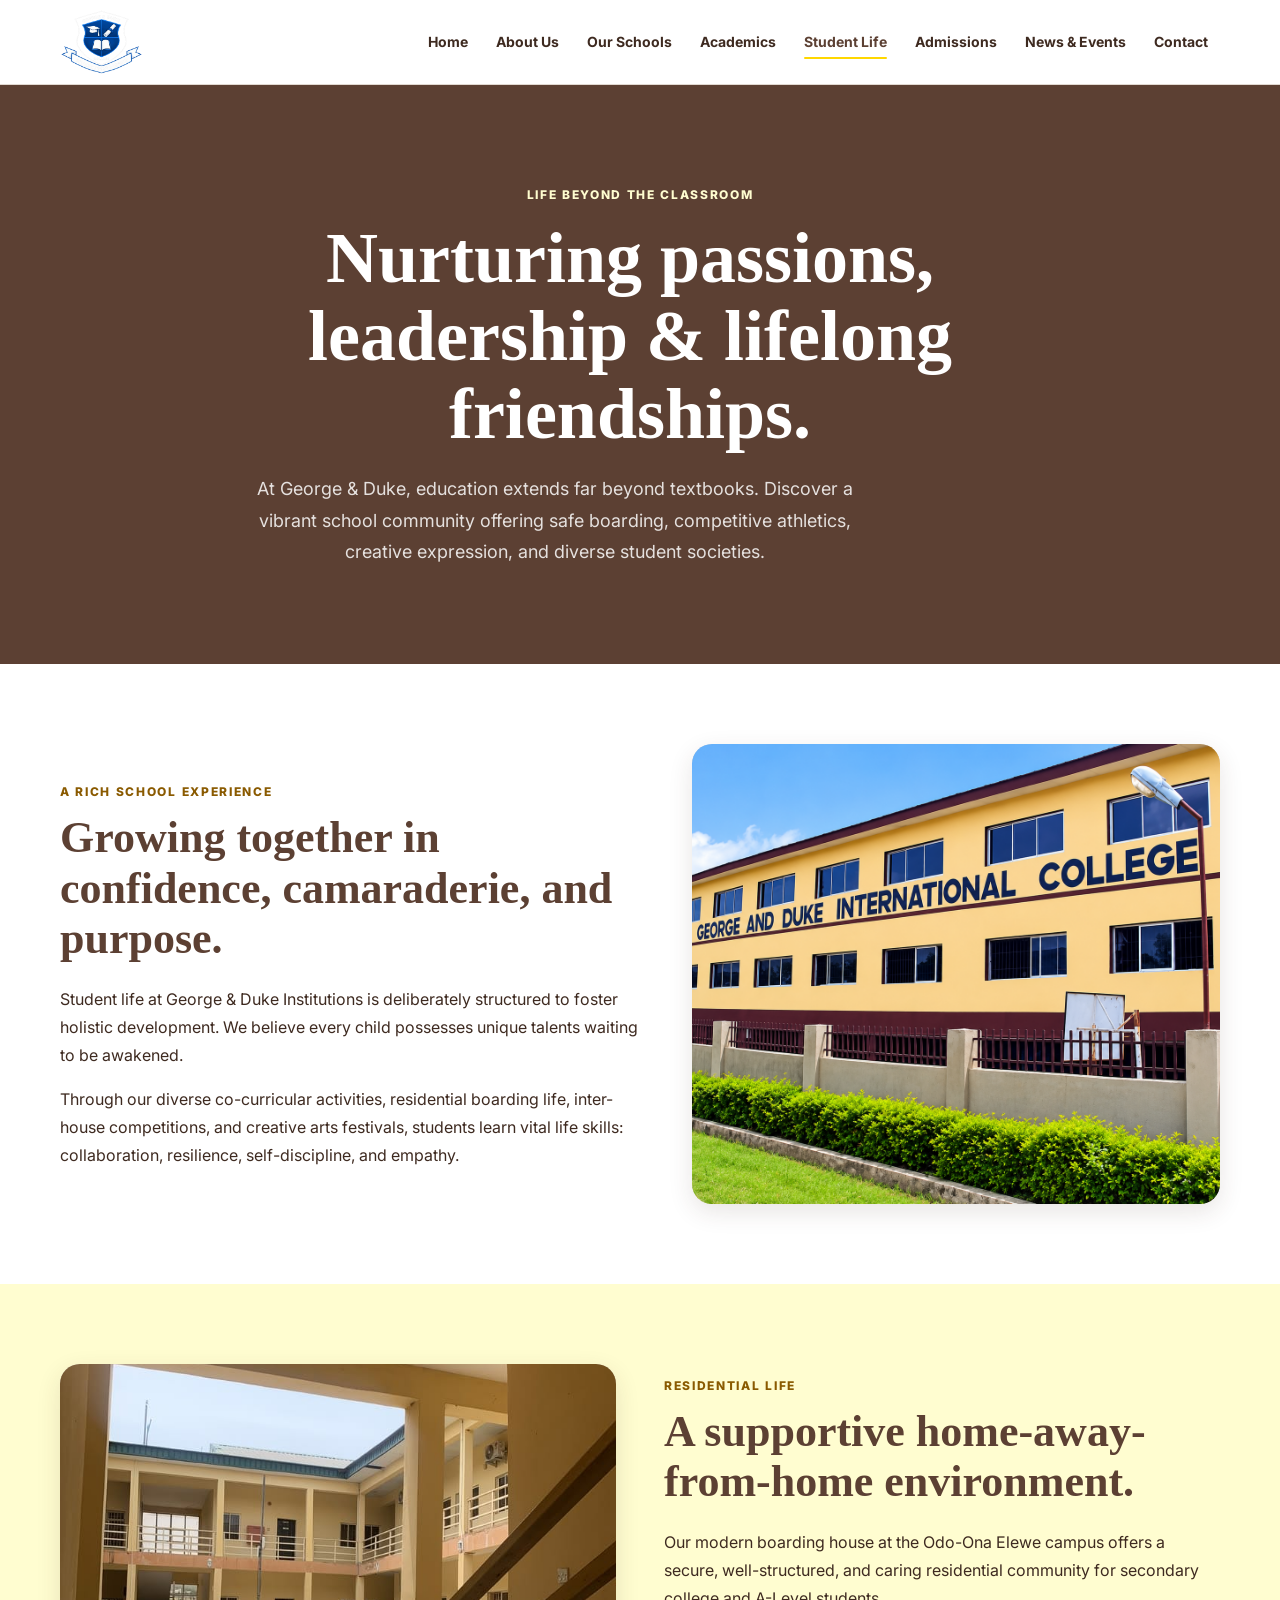
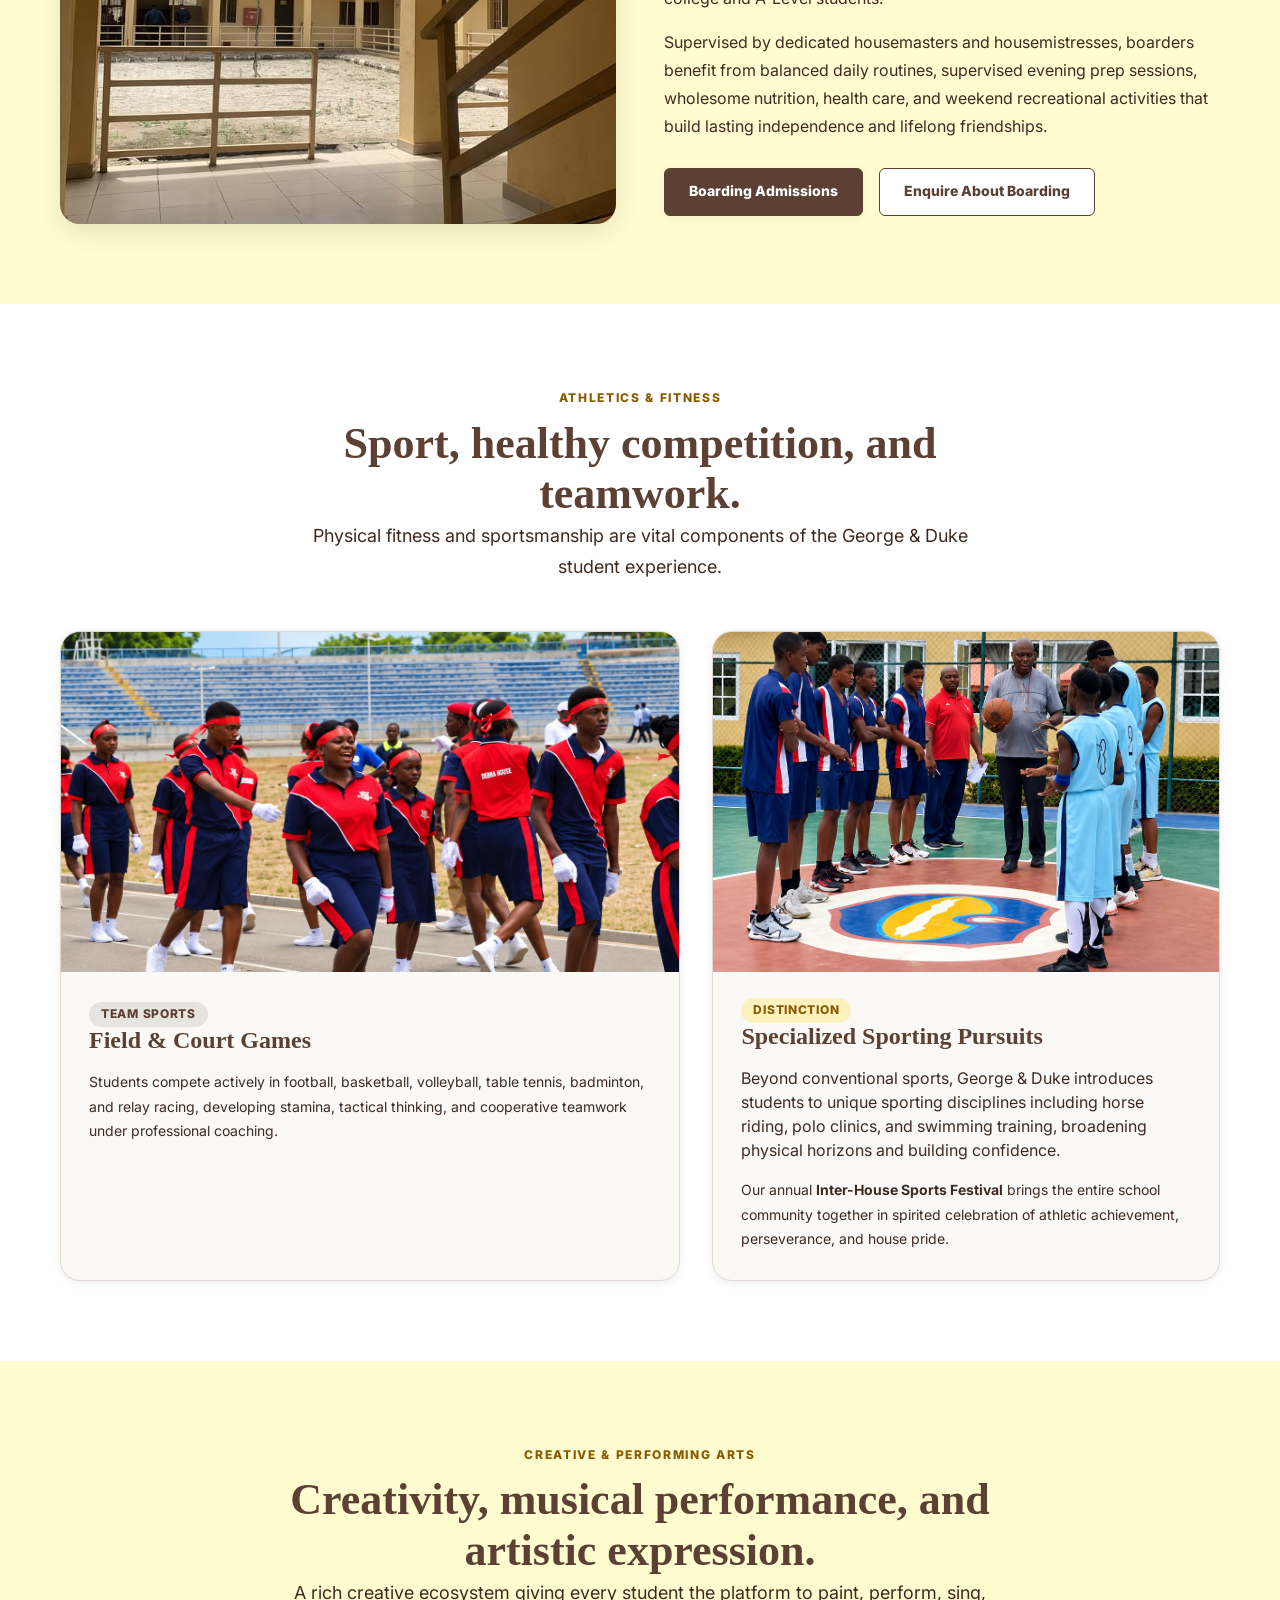
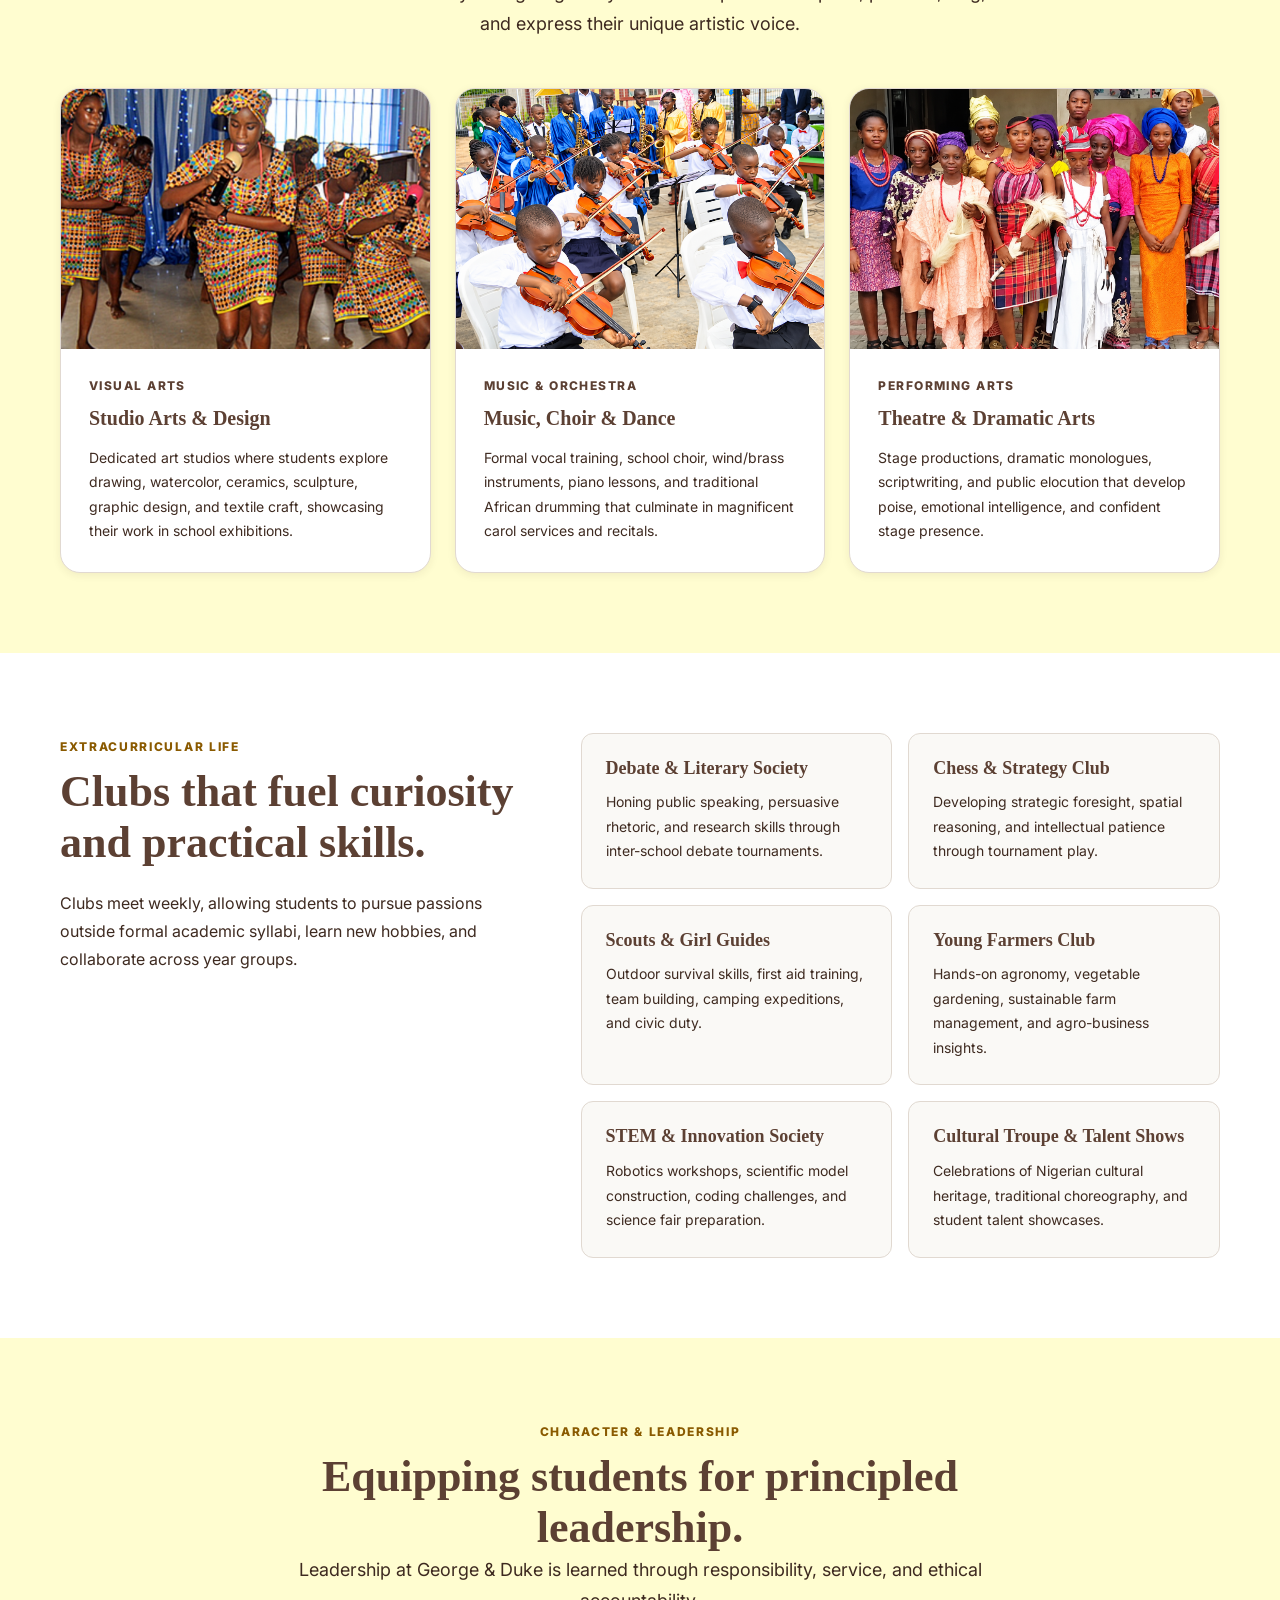
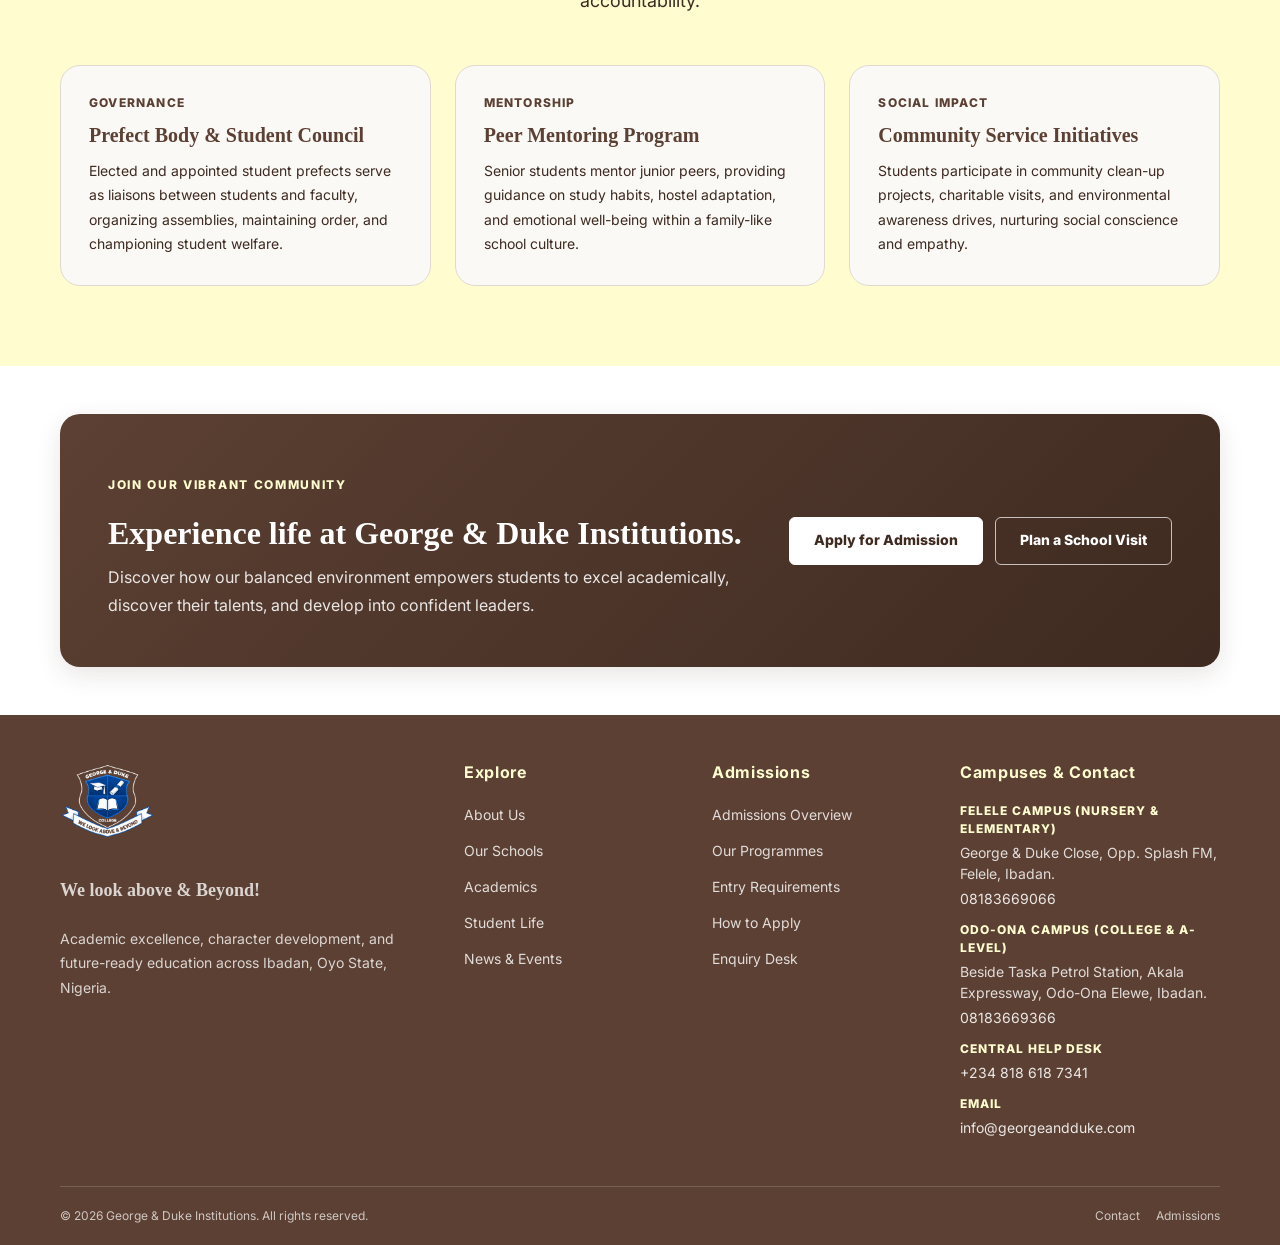
<file: pages/student-life.html>
<!DOCTYPE html>
<html lang="en">

<head>
    <meta charset="UTF-8" />
    <meta name="viewport" content="width=device-width, initial-scale=1.0" />
    <meta name="description"
        content="Explore student life at George &amp; Duke Institutions: modern boarding, competitive sports, arts &amp; music, clubs, and character leadership development." />
    <meta name="theme-color" content="#5C4033" />

    <title>Student Life | George &amp; Duke Institutions</title>

    <!-- Google Fonts -->
    <link rel="preconnect" href="https://fonts.googleapis.com" />
    <link rel="preconnect" href="https://fonts.gstatic.com" crossorigin />
    <link href="https://fonts.googleapis.com/css2?family=Inter:wght@400;500;600;700;800&display=swap"
        rel="stylesheet" />

    <!-- Main Stylesheets -->
    <link rel="stylesheet" href="../css/variables.css" />
    <link rel="stylesheet" href="../css/base.css" />
    <link rel="stylesheet" href="../css/layout.css" />
    <link rel="stylesheet" href="../css/components.css" />
    <link rel="stylesheet" href="../css/pages.css" />
    <link rel="stylesheet" href="../css/responsive.css" />
</head>

<body>
    <!-- ============================================================
         SITE HEADER
    ============================================================ -->
    <header class="site-header" id="site-header">
        <div class="container">
            <div class="site-header__inner">
                <a class="site-header__logo" href="../index.html" aria-label="George &amp; Duke Institutions Home">
                    <img src="../assets/logo/logo.png" alt="George &amp; Duke Institutions" />
                </a>

                <button class="site-header__menu-toggle" type="button" aria-label="Open navigation menu"
                    aria-expanded="false" aria-controls="site-navigation">
                    <span class="site-header__menu-icon" aria-hidden="true"></span>
                </button>

                <nav class="site-nav" id="site-navigation" aria-label="Main navigation">
                    <ul class="site-nav__list">
                        <li class="site-nav__item">
                            <a class="site-nav__link" href="../index.html">Home</a>
                        </li>
                        <li class="site-nav__item">
                            <a class="site-nav__link" href="about.html">About Us</a>
                        </li>
                        <li class="site-nav__item">
                            <a class="site-nav__link" href="schools.html">Our Schools</a>
                        </li>
                        <li class="site-nav__item">
                            <a class="site-nav__link" href="academics.html">Academics</a>
                        </li>
                        <li class="site-nav__item">
                            <a class="site-nav__link" href="student-life.html" aria-current="page">Student Life</a>
                        </li>
                        <li class="site-nav__item">
                            <a class="site-nav__link" href="admissions.html">Admissions</a>
                        </li>
                        <li class="site-nav__item">
                            <a class="site-nav__link" href="news.html">News &amp; Events</a>
                        </li>
                        <li class="site-nav__item">
                            <a class="site-nav__link" href="contact.html">Contact</a>
                        </li>
                    </ul>
                </nav>
            </div>
        </div>
    </header>

    <!-- ============================================================
         MAIN CONTENT
    ============================================================ -->
    <main id="main-content">

        <!-- PAGE HERO -->
        <section class="page-hero" aria-label="Student Life Header">
            <div class="container">
                <div class="page-hero__content">
                    <p class="page-hero__eyebrow">Life Beyond the Classroom</p>
                    <h1>Nurturing passions, leadership &amp; lifelong friendships.</h1>
                    <p class="page-hero__description">
                        At George &amp; Duke, education extends far beyond textbooks. Discover a vibrant school
                        community offering safe boarding, competitive athletics, creative expression, and diverse
                        student societies.
                    </p>
                </div>
            </div>
        </section>

        <!-- 1. STUDENT LIFE OVERVIEW -->
        <section class="student-life-intro section section--white" id="overview" aria-labelledby="life-overview-title">
            <div class="container">
                <div class="student-life-intro__grid">
                    <div class="student-life-intro__content">
                        <p class="section-heading__eyebrow">A Rich School Experience</p>
                        <h2 id="life-overview-title">Growing together in confidence, camaraderie, and purpose.</h2>
                        <p>
                            Student life at George &amp; Duke Institutions is deliberately structured to foster holistic
                            development. We believe every child possesses unique talents waiting to be awakened.
                        </p>
                        <p>
                            Through our diverse co-curricular activities, residential boarding life, inter-house
                            competitions, and creative arts festivals, students learn vital life skills: collaboration,
                            resilience, self-discipline, and empathy.
                        </p>
                    </div>

                    <div class="student-life-intro__image">
                        <img src="../assets/images/schools/college.png"
                            alt="Students gathering on George &amp; Duke campus" loading="lazy" />
                    </div>
                </div>
            </div>
        </section>

        <!-- 2. BOARDING LIFE -->
        <section class="student-life-boarding section section--cream" id="boarding" aria-labelledby="boarding-title">
            <div class="container">
                <div class="student-life-boarding__grid">
                    <div class="student-life-boarding__image">
                        <img src="../assets/images/student-life/boarding.jpeg"
                            alt="Comfortable boarding hostel environment at George &amp; Duke" loading="lazy" />
                    </div>

                    <div class="student-life-boarding__content">
                        <p class="section-heading__eyebrow">Residential Life</p>
                        <h2 id="boarding-title">A supportive home-away-from-home environment.</h2>
                        <p>
                            Our modern boarding house at the Odo-Ona Elewe campus offers a secure, well-structured, and
                            caring residential community for secondary college and A-Level students.
                        </p>
                        <p>
                            Supervised by dedicated housemasters and housemistresses, boarders benefit from balanced
                            daily routines, supervised evening prep sessions, wholesome nutrition, health care, and
                            weekend recreational activities that build lasting independence and lifelong friendships.
                        </p>
                        <div class="school-detail__actions">
                            <a class="button button--primary" href="admissions.html#schools">
                                Boarding Admissions
                            </a>
                            <a class="button button--secondary" href="contact.html">
                                Enquire About Boarding
                            </a>
                        </div>
                    </div>
                </div>
            </div>
        </section>

        <!-- 3. SPORTS & ATHLETICS -->
        <section class="student-life-sports section section--white" id="sports" aria-labelledby="sports-title">
            <div class="container">
                <div class="section-heading section-heading--center">
                    <p class="section-heading__eyebrow">Athletics &amp; Fitness</p>
                    <h2 id="sports-title">Sport, healthy competition, and teamwork.</h2>
                    <p class="section-heading__description">
                        Physical fitness and sportsmanship are vital components of the George &amp; Duke student
                        experience.
                    </p>
                </div>

                <div class="student-life-sports__grid">
                    <article class="student-life-activity">
                        <div class="student-life-activity__image">
                            <img src="../assets/images/sports/sport.png"
                                alt="George &amp; Duke students participating in track and field athletics"
                                loading="lazy" />
                        </div>
                        <div class="student-life-activity__content">
                            <span class="badge badge--primary">Team Sports</span>
                            <h3>Field &amp; Court Games</h3>
                            <p>
                                Students compete actively in football, basketball, volleyball, table tennis, badminton,
                                and relay racing, developing stamina, tactical thinking, and cooperative teamwork under
                                professional coaching.
                            </p>
                        </div>
                    </article>

                    <article class="student-life-activity">
                        <div class="student-life-activity__image">
                            <img src="../assets/images/sports/sport2.png"
                                alt="George &amp; Duke students participating in track and field athletics"
                                loading="lazy" />
                        </div>
                        <div class="student-life-activity__content" style="padding-top: var(--space-6);">
                            <span class="badge badge--gold">Distinction</span>
                            <h3>Specialized Sporting Pursuits</h3>
                            <p>
                                Beyond conventional sports, George &amp; Duke introduces students to unique sporting
                                disciplines including horse riding, polo clinics, and swimming training, broadening
                                physical horizons and building confidence.
                            </p>
                            <p style="margin-top: var(--space-4);">
                                Our annual <strong>Inter-House Sports Festival</strong> brings the entire school
                                community together in spirited celebration of athletic achievement, perseverance, and
                                house pride.
                            </p>
                        </div>
                    </article>
                </div>
            </div>
        </section>

        <!-- 4. ARTS & MUSIC (MERGED) -->
        <section class="student-life-creative section section--cream" id="arts" aria-labelledby="arts-title">
            <div class="container">
                <div class="section-heading section-heading--center">
                    <p class="section-heading__eyebrow">Creative &amp; Performing Arts</p>
                    <h2 id="arts-title">Creativity, musical performance, and artistic expression.</h2>
                    <p class="section-heading__description">
                        A rich creative ecosystem giving every student the platform to paint, perform, sing, and express
                        their unique artistic voice.
                    </p>
                </div>

                <div class="student-life-creative__grid">
                    <article class="student-life-creative-card">
                        <div class="student-life-creative-card__image">
                            <img src="../assets/images/arts/arts.jpg"
                                alt="Student artwork and studio creative activities" loading="lazy" />
                        </div>
                        <div class="student-life-creative-card__content">
                            <p class="student-life-creative-card__label">Visual Arts</p>
                            <h3>Studio Arts &amp; Design</h3>
                            <p>
                                Dedicated art studios where students explore drawing, watercolor, ceramics, sculpture,
                                graphic design, and textile craft, showcasing their work in school exhibitions.
                            </p>
                        </div>
                    </article>

                    <article class="student-life-creative-card">
                        <div class="student-life-creative-card__image">
                            <img src="../assets/images/arts/music.png"
                                alt="Student artwork and studio creative activities" loading="lazy" />
                        </div>
                        <div class="student-life-creative-card__content">
                            <p class="student-life-creative-card__label">Music &amp; Orchestra</p>
                            <h3>Music, Choir &amp; Dance</h3>
                            <p>
                                Formal vocal training, school choir, wind/brass instruments, piano lessons, and
                                traditional African drumming that culminate in magnificent carol services and recitals.
                            </p>
                        </div>
                    </article>

                    <article class="student-life-creative-card">
                        <div class="student-life-creative-card__image">
                            <img src="../assets/images/arts/art.png"
                                alt="Student artwork and studio creative activities" loading="lazy" />
                        </div>
                        <div class="student-life-creative-card__content">
                            <p class="student-life-creative-card__label">Performing Arts</p>
                            <h3>Theatre &amp; Dramatic Arts</h3>
                            <p>
                                Stage productions, dramatic monologues, scriptwriting, and public elocution that develop
                                poise, emotional intelligence, and confident stage presence.
                            </p>
                        </div>
                    </article>
                </div>
            </div>
        </section>

        <!-- 5. CLUBS & SOCIETIES -->
        <section class="student-life-practical section section--white" id="clubs" aria-labelledby="clubs-title">
            <div class="container">
                <div class="student-life-practical__grid">
                    <div class="student-life-practical__content">
                        <p class="section-heading__eyebrow">Extracurricular Life</p>
                        <h2 id="clubs-title">Clubs that fuel curiosity and practical skills.</h2>
                        <p>
                            Clubs meet weekly, allowing students to pursue passions outside formal academic syllabi,
                            learn new hobbies, and collaborate across year groups.
                        </p>
                    </div>

                    <div class="student-life-practical__list">
                        <article class="student-life-practical__item">
                            <h3>Debate &amp; Literary Society</h3>
                            <p>Honing public speaking, persuasive rhetoric, and research skills through inter-school
                                debate tournaments.</p>
                        </article>

                        <article class="student-life-practical__item">
                            <h3>Chess &amp; Strategy Club</h3>
                            <p>Developing strategic foresight, spatial reasoning, and intellectual patience through
                                tournament play.</p>
                        </article>

                        <article class="student-life-practical__item">
                            <h3>Scouts &amp; Girl Guides</h3>
                            <p>Outdoor survival skills, first aid training, team building, camping expeditions, and
                                civic duty.</p>
                        </article>

                        <article class="student-life-practical__item">
                            <h3>Young Farmers Club</h3>
                            <p>Hands-on agronomy, vegetable gardening, sustainable farm management, and agro-business
                                insights.</p>
                        </article>

                        <article class="student-life-practical__item">
                            <h3>STEM &amp; Innovation Society</h3>
                            <p>Robotics workshops, scientific model construction, coding challenges, and science fair
                                preparation.</p>
                        </article>

                        <article class="student-life-practical__item">
                            <h3>Cultural Troupe &amp; Talent Shows</h3>
                            <p>Celebrations of Nigerian cultural heritage, traditional choreography, and student talent
                                showcases.</p>
                        </article>
                    </div>
                </div>
            </div>
        </section>

        <!-- 6. STUDENT DEVELOPMENT & LEADERSHIP -->
        <section class="section section--cream" id="development" aria-labelledby="development-title">
            <div class="container">
                <div class="section-heading section-heading--center">
                    <p class="section-heading__eyebrow">Character &amp; Leadership</p>
                    <h2 id="development-title">Equipping students for principled leadership.</h2>
                    <p class="section-heading__description">
                        Leadership at George &amp; Duke is learned through responsibility, service, and ethical
                        accountability.
                    </p>
                </div>

                <div class="values-grid values-grid--3">
                    <article class="value-card">
                        <p class="value-card__label">Governance</p>
                        <h3>Prefect Body &amp; Student Council</h3>
                        <p>
                            Elected and appointed student prefects serve as liaisons between students and faculty,
                            organizing assemblies, maintaining order, and championing student welfare.
                        </p>
                    </article>

                    <article class="value-card">
                        <p class="value-card__label">Mentorship</p>
                        <h3>Peer Mentoring Program</h3>
                        <p>
                            Senior students mentor junior peers, providing guidance on study habits, hostel adaptation,
                            and emotional well-being within a family-like school culture.
                        </p>
                    </article>

                    <article class="value-card">
                        <p class="value-card__label">Social Impact</p>
                        <h3>Community Service Initiatives</h3>
                        <p>
                            Students participate in community clean-up projects, charitable visits, and environmental
                            awareness drives, nurturing social conscience and empathy.
                        </p>
                    </article>
                </div>
            </div>
        </section>

        <!-- 7. CTA BANNER -->
        <section class="cta-banner section section--white" aria-labelledby="student-life-cta-title">
            <div class="container">
                <div class="cta-banner__inner">
                    <div class="cta-banner__content">
                        <p class="section-heading__eyebrow" style="color: var(--color-secondary-cream);">
                            Join Our Vibrant Community
                        </p>
                        <h2 id="student-life-cta-title">Experience life at George &amp; Duke Institutions.</h2>
                        <p>
                            Discover how our balanced environment empowers students to excel academically, discover
                            their talents, and develop into confident leaders.
                        </p>
                    </div>

                    <div class="cta-banner__actions">
                        <a class="button button--light" href="admissions.html">
                            Apply for Admission
                        </a>
                        <a class="button button--outline-light" href="contact.html">
                            Plan a School Visit
                        </a>
                    </div>
                </div>
            </div>
        </section>

    </main>

    <!-- ============================================================
         SITE FOOTER
    ============================================================ -->
    <footer class="site-footer">
        <div class="container">
            <div class="site-footer__main">
                <div class="site-footer__brand">
                    <a class="site-footer__logo-link" href="../index.html"
                        aria-label="George &amp; Duke Institutions Home">
                        <img class="site-footer__logo" src="../assets/logo/logo.png"
                            alt="George &amp; Duke Institutions" loading="lazy" />
                    </a>
                    <p class="site-footer__tagline">We look above &amp; Beyond!</p>
                    <p class="site-footer__description">
                        Academic excellence, character development, and future-ready education across Ibadan, Oyo State,
                        Nigeria.
                    </p>
                </div>

                <div class="site-footer__column">
                    <h3>Explore</h3>
                    <ul class="site-footer__links">
                        <li><a href="about.html">About Us</a></li>
                        <li><a href="schools.html">Our Schools</a></li>
                        <li><a href="academics.html">Academics</a></li>
                        <li><a href="student-life.html">Student Life</a></li>
                        <li><a href="news.html">News &amp; Events</a></li>
                    </ul>
                </div>

                <div class="site-footer__column">
                    <h3>Admissions</h3>
                    <ul class="site-footer__links">
                        <li><a href="admissions.html">Admissions Overview</a></li>
                        <li><a href="admissions.html#schools">Our Programmes</a></li>
                        <li><a href="admissions.html#requirements">Entry Requirements</a></li>
                        <li><a href="admissions.html#application">How to Apply</a></li>
                        <li><a href="contact.html">Enquiry Desk</a></li>
                    </ul>
                </div>

                <div class="site-footer__column">
                    <h3>Campuses &amp; Contact</h3>
                    <ul class="site-footer__contact">
                        <li class="site-footer__contact-item">
                            <span class="site-footer__contact-label">Felele Campus (Nursery &amp; Elementary)</span>
                            <p>George &amp; Duke Close, Opp. Splash FM, Felele, Ibadan.</p>
                            <a href="tel:08183669066">08183669066</a>
                        </li>
                        <li class="site-footer__contact-item">
                            <span class="site-footer__contact-label">Odo-Ona Campus (College &amp; A-Level)</span>
                            <p>Beside Taska Petrol Station, Akala Expressway, Odo-Ona Elewe, Ibadan.</p>
                            <a href="tel:08183669366">08183669366</a>
                        </li>
                        <li class="site-footer__contact-item">
                            <span class="site-footer__contact-label">Central Help Desk</span>
                            <a href="tel:+2348186187341">+234 818 618 7341</a>
                        </li>
                        <li class="site-footer__contact-item">
                            <span class="site-footer__contact-label">Email</span>
                            <a href="mailto:info@georgeandduke.com">info@georgeandduke.com</a>
                        </li>
                    </ul>
                </div>
            </div>

            <div class="site-footer__bottom">
                <p class="site-footer__copyright">
                    &copy; <span data-current-year></span> George &amp; Duke Institutions. All rights reserved.
                </p>
                <div class="site-footer__legal">
                    <a href="contact.html">Contact</a>
                    <a href="admissions.html">Admissions</a>
                </div>
            </div>
        </div>
    </footer>

    <!-- Scripts -->
    <script src="../js/navigation.js" defer></script>
    <script src="../js/main.js" defer></script>
</body>

</html>
</file>
<file: css/variables.css>
:root {

    /* =========================================
       GEORGE & DUKE BRAND COLORS
       ========================================= */

    --color-primary-brown: #5C4033;
    --color-dark-brown: #3E2A20;

    --color-secondary-cream: #FFFDD0;
    --color-light-cream: #FAF9F6;

    --color-white: #FFFFFF;
    --color-black: #111111;

    --color-accent-gold: #FFD700;

    --color-border-tint: #E1D9D1;


    /* =========================================
       SEMANTIC COLORS
       ========================================= */

    --color-success: #2E7D32;
    --color-danger: #B3261E;
    --color-warning: #8A5A00;


    /* =========================================
       TYPOGRAPHY
       ========================================= */

    --font-family-base:
        "Inter",
        system-ui,
        -apple-system,
        BlinkMacSystemFont,
        "Segoe UI",
        sans-serif;

    --font-family-heading:
        Georgia,
        "Times New Roman",
        serif;

    --font-size-xs: 0.75rem;
    --font-size-sm: 0.875rem;
    --font-size-base: 1rem;
    --font-size-lg: 1.125rem;
    --font-size-xl: 1.25rem;
    --font-size-2xl: 1.5rem;
    --font-size-3xl: 2rem;
    --font-size-4xl: 2.75rem;
    --font-size-5xl: 3.5rem;


    /* =========================================
       LINE HEIGHT
       ========================================= */

    --line-height-tight: 1.15;
    --line-height-normal: 1.5;
    --line-height-relaxed: 1.75;


    /* =========================================
       LAYOUT
       ========================================= */

    --container-width: 1200px;
    --container-padding: 1.25rem;

    --section-padding-block: 5rem;


    /* =========================================
       SPACING
       ========================================= */

    --space-1: 0.25rem;
    --space-2: 0.5rem;
    --space-3: 0.75rem;
    --space-4: 1rem;
    --space-5: 1.25rem;
    --space-6: 1.5rem;
    --space-7: 1.75rem;
    --space-8: 2rem;
    --space-10: 2.5rem;
    --space-12: 3rem;
    --space-16: 4rem;
    --space-20: 5rem;
    --space-24: 6rem;


    /* =========================================
       BORDER RADIUS
       ========================================= */

    --radius-sm: 0.375rem;
    --radius-md: 0.75rem;
    --radius-lg: 1.25rem;
    --radius-full: 9999px;


    /* =========================================
       BORDERS
       ========================================= */

    --border-width: 1px;


    /* =========================================
       SHADOWS
       ========================================= */

    --shadow-sm:
        0 2px 8px rgb(62 42 32 / 8%);

    --shadow-md:
        0 8px 24px rgb(62 42 32 / 12%);

    --shadow-lg:
        0 16px 40px rgb(62 42 32 / 16%);


    /* =========================================
       TRANSITIONS
       ========================================= */

    --transition-fast: 150ms ease;
    --transition-base: 250ms ease;
    --transition-slow: 400ms ease;


    /* =========================================
       Z-INDEX
       ========================================= */

    --z-base: 1;
    --z-dropdown: 100;
    --z-sticky: 200;
    --z-overlay: 300;
    --z-modal: 400;

}
</file>
<file: css/base.css>
/* =========================================
   GEORGE & DUKE — BASE
   ========================================= */

*,
*::before,
*::after {
    box-sizing: border-box;
}

html {
    scroll-behavior: smooth;
    scroll-padding-top: 5rem;
    -webkit-text-size-adjust: 100%;
}

body {
    margin: 0;
    min-width: 320px;

    background: var(--color-light-cream);
    color: var(--color-dark-brown);

    font-family: var(--font-family-base);
    font-size: var(--font-size-base);
    line-height: var(--line-height-normal);

    overflow-x: hidden;

    -webkit-font-smoothing: antialiased;
    text-rendering: optimizeLegibility;
}

h1,
h2,
h3,
h4,
h5,
h6 {
    margin: 0;

    color: var(--color-primary-brown);

    font-family: var(--font-family-heading);
    font-weight: 700;
    line-height: var(--line-height-tight);
}

h1 {
    font-size: var(--font-size-5xl);
}

h2 {
    font-size: var(--font-size-4xl);
}

h3 {
    font-size: var(--font-size-3xl);
}

h4 {
    font-size: var(--font-size-2xl);
}

p {
    margin: 0;
}

p + p {
    margin-top: var(--space-4);
}

a {
    color: inherit;
    text-decoration: none;
}

button,
input,
textarea,
select {
    font: inherit;
}

button {
    margin: 0;
    padding: 0;

    background: transparent;
    border: 0;

    color: inherit;
    cursor: pointer;
}

img,
svg,
video,
canvas {
    display: block;
    max-width: 100%;
}

img {
    height: auto;
}

button:focus-visible,
a:focus-visible,
input:focus-visible,
textarea:focus-visible,
select:focus-visible {
    outline: 3px solid var(--color-accent-gold);
    outline-offset: 3px;
}

:focus:not(:focus-visible) {
    outline: none;
}

ul,
ol {
    margin: 0;
    padding: 0;
    list-style: none;
}

table {
    width: 100%;
    border-collapse: collapse;
}

::selection {
    background: var(--color-accent-gold);
    color: var(--color-dark-brown);
}

.sr-only {
    position: absolute;

    width: 1px;
    height: 1px;

    padding: 0;
    margin: -1px;

    overflow: hidden;

    white-space: nowrap;

    border: 0;

    clip: rect(0, 0, 0, 0);
    clip-path: inset(50%);
}

@media (prefers-reduced-motion: reduce) {

    html {
        scroll-behavior: auto;
    }

    *,
    *::before,
    *::after {
        animation-duration: 0.01ms !important;
        animation-iteration-count: 1 !important;
        transition-duration: 0.01ms !important;
    }
}
</file>
<file: css/layout.css>
/* =========================================
   GEORGE & DUKE — LAYOUT
   ========================================= */


/* =========================================
   GLOBAL CONTAINER
   ========================================= */

.container {
    width: 100%;
    max-width: var(--container-width);

    margin-inline: auto;

    padding-inline: var(--container-padding);
}


/* =========================================
   SECTIONS
   ========================================= */

.section {
    padding-block: var(--section-padding-block);
}

.section--cream {
    background: var(--color-secondary-cream);
}

.section--white {
    background: var(--color-white);
}

.section--brown {
    background: var(--color-primary-brown);
    color: var(--color-white);
}


/* =========================================
   SECTION HEADER
   ========================================= */

.section__header {
    max-width: 760px;

    margin-inline: auto;
    margin-bottom: var(--space-12);

    text-align: center;
}

.section__eyebrow {
    display: inline-block;

    margin-bottom: var(--space-3);

    color: var(--color-primary-brown);

    font-size: var(--font-size-sm);
    font-weight: 800;

    letter-spacing: 0.08em;
    text-transform: uppercase;
}

.section__title {
    max-width: 760px;
}

.section__description {
    max-width: 680px;

    margin-top: var(--space-4);
    margin-inline: auto;

    color: var(--color-dark-brown);

    line-height: var(--line-height-relaxed);
}


/* =========================================
   GENERIC GRID
   ========================================= */

.grid {
    display: grid;
}

.grid--2 {
    grid-template-columns: repeat(2, minmax(0, 1fr));
}

.grid--3 {
    grid-template-columns: repeat(3, minmax(0, 1fr));
}

.grid--4 {
    grid-template-columns: repeat(4, minmax(0, 1fr));
}


/* =========================================
   GENERIC FLEX
   ========================================= */

.flex {
    display: flex;
}

.flex--center {
    align-items: center;
    justify-content: center;
}

.flex--between {
    align-items: center;
    justify-content: space-between;
}

.flex--wrap {
    flex-wrap: wrap;
}


/* =========================================
   ABOUT SECTION
   ========================================= */

.about-section__grid {
    display: grid;

    grid-template-columns:
        minmax(0, 1fr)
        minmax(0, 1fr);

    align-items: center;

    gap: clamp(
        var(--space-8),
        6vw,
        var(--space-16)
    );
}

.about-section__image {
    min-width: 0;
}

.about-section__image img {
    width: 100%;

    aspect-ratio: 4 / 3;

    object-fit: cover;

    border-radius: var(--radius-lg);

    box-shadow: var(--shadow-md);
}

.about-section__content {
    min-width: 0;
}

.about-section__content p {
    max-width: 620px;

    margin-top: var(--space-5);

    line-height: var(--line-height-relaxed);
}

.about-section__content .button {
    margin-top: var(--space-6);
}


/* =========================================
   SCHOOLS GRID
   ========================================= */

.schools-grid {
    display: grid;

    grid-template-columns:
        repeat(3, minmax(0, 1fr));

    gap: var(--space-6);
}


/* =========================================
   FEATURES GRID
   ========================================= */

.features-grid {
    display: grid;

    grid-template-columns:
        repeat(4, minmax(0, 1fr));

    gap: var(--space-5);
}


/* =========================================
   RESULTS SECTION
   ========================================= */

.results-section__inner {
    display: grid;

    grid-template-columns:
        minmax(0, 1fr)
        minmax(0, 1fr);

    align-items: center;

    gap: clamp(
        var(--space-8),
        6vw,
        var(--space-16)
    );
}

.results-section__content {
    min-width: 0;
}

.results-section__content p {
    max-width: 620px;

    margin-top: var(--space-5);

    line-height: var(--line-height-relaxed);
}

.results-section__content .button {
    margin-top: var(--space-6);
}

.results-section__image {
    min-width: 0;
}

.results-section__image img {
    width: 100%;

    aspect-ratio: 4 / 3;

    object-fit: cover;

    border-radius: var(--radius-lg);

    box-shadow: var(--shadow-md);
}


/* =========================================
   STUDENT LIFE
   ========================================= */

.student-life__grid {
    display: grid;

    grid-template-columns:
        repeat(3, minmax(0, 1fr));

    gap: var(--space-6);
}


/* =========================================
   ADMISSIONS CTA
   ========================================= */

.admissions-cta__inner {
    display: flex;

    align-items: center;
    justify-content: space-between;

    gap: var(--space-10);

    padding: clamp(
        var(--space-8),
        5vw,
        var(--space-12)
    );

    background: var(--color-primary-brown);

    color: var(--color-white);

    border-radius: var(--radius-lg);

    box-shadow: var(--shadow-md);
}

.admissions-cta__content {
    min-width: 0;
    max-width: 700px;
}

.admissions-cta__content h2 {
    margin-top: var(--space-3);

    color: var(--color-white);
}

.admissions-cta__content p {
    margin-top: var(--space-4);

    color: rgb(255 255 255 / 88%);

    line-height: var(--line-height-relaxed);
}

.admissions-cta__actions {
    display: flex;

    flex-shrink: 0;

    flex-wrap: wrap;

    gap: var(--space-3);
}


/* =========================================
   NEWS
   ========================================= */

.section-header {
    display: flex;

    align-items: flex-end;
    justify-content: space-between;

    gap: var(--space-6);

    margin-bottom: var(--space-10);
}

.section-header > div {
    min-width: 0;
}

.section-header h2 {
    margin-top: var(--space-2);
}

.section-header--center {
    display: block;

    max-width: 760px;

    margin-inline: auto;

    text-align: center;
}

.section-header--center p {
    max-width: 650px;

    margin-top: var(--space-4);
    margin-inline: auto;

    line-height: var(--line-height-relaxed);
}

.news-grid {
    display: grid;

    grid-template-columns:
        repeat(3, minmax(0, 1fr));

    gap: var(--space-6);
}


/* =========================================
   CAMPUSES
   ========================================= */

.campuses-grid {
    display: grid;

    grid-template-columns:
        repeat(2, minmax(0, 1fr));

    gap: var(--space-6);
}


/* =========================================
   FINAL CTA
   ========================================= */

.final-cta {
    padding-block: var(--space-20);

    background:
        linear-gradient(
            135deg,
            var(--color-primary-brown),
            var(--color-dark-brown)
        );

    color: var(--color-white);

    text-align: center;
}

.final-cta__inner {
    max-width: 820px;

    margin-inline: auto;
}

.final-cta h2 {
    margin-top: var(--space-3);

    color: var(--color-white);
}

.final-cta p {
    max-width: 620px;

    margin-top: var(--space-4);
    margin-inline: auto;

    color: rgb(255 255 255 / 88%);

    line-height: var(--line-height-relaxed);
}

.final-cta .button {
    margin-top: var(--space-6);
}


/* =========================================
   FOOTER LAYOUT
   ========================================= */

.site-footer__grid {
    display: grid;

    grid-template-columns:
        2fr
        repeat(3, minmax(0, 1fr));

    gap: var(--space-10);

    padding-block: var(--space-16);
}

.site-footer__brand {
    min-width: 0;
}

.site-footer__brand p {
    max-width: 380px;

    margin-top: var(--space-5);

    color: rgb(255 255 255 / 78%);

    line-height: var(--line-height-relaxed);
}

.site-footer__column {
    min-width: 0;
}

.site-footer__column h3 {
    margin-bottom: var(--space-4);

    color: var(--color-white);

    font-family: var(--font-family-base);

    font-size: var(--font-size-base);
}

.site-footer__column ul {
    display: grid;

    gap: var(--space-3);
}

.site-footer__bottom {
    display: flex;

    align-items: center;
    justify-content: space-between;

    gap: var(--space-5);

    padding-block: var(--space-5);

    border-top: 1px solid rgb(255 255 255 / 12%);

    color: rgb(255 255 255 / 70%);

    font-size: var(--font-size-sm);
}

.site-footer__legal {
    display: flex;

    flex-wrap: wrap;

    gap: var(--space-5);
}


/* =========================================
   IMAGE SAFETY
   ========================================= */

.about-section__image,
.results-section__image,
.school-card,
.student-life-card,
.news-card,
.campus-card {
    min-width: 0;
}


/* =========================================
   MOBILE-SAFE TEXT
   ========================================= */

h1,
h2,
h3,
p,
a {
    overflow-wrap: break-word;
}
</file>
<file: css/components.css>
/* =========================================
   GEORGE & DUKE INSTITUTIONS
   COMPONENTS
   ========================================= */


/* =========================================
   SITE HEADER
   ========================================= */

.site-header {
    position: sticky;
    top: 0;
    z-index: var(--z-sticky);
    width: 100%;
    background: var(--color-white);
    border-bottom: var(--border-width) solid var(--color-border-tint);
    transition:
        background-color var(--transition-base),
        box-shadow var(--transition-base);
}

.site-header.is-scrolled {
    box-shadow: var(--shadow-md);
}

.site-header__inner {
    display: flex;
    align-items: center;
    justify-content: space-between;
    min-height: 84px;
    gap: var(--space-6);
}

.site-header__logo {
    display: inline-flex;
    align-items: center;
    flex: 0 0 auto;
    text-decoration: none;
}

.site-header__logo img {
    display: block;
    width: auto;
    height: 66px;
    max-width: 190px;
    object-fit: contain;
}

.site-header__menu-toggle {
    display: none;
    align-items: center;
    justify-content: center;
    flex: 0 0 auto;
    width: 46px;
    height: 46px;
    padding: 0;
    color: var(--color-primary-brown);
    background: transparent;
    border: var(--border-width) solid var(--color-border-tint);
    border-radius: var(--radius-sm);
    cursor: pointer;
    transition:
        color var(--transition-fast),
        background-color var(--transition-fast),
        border-color var(--transition-fast);
}

.site-header__menu-toggle:hover {
    color: var(--color-white);
    background: var(--color-primary-brown);
    border-color: var(--color-primary-brown);
}

.site-header__menu-toggle:focus-visible {
    outline: 3px solid var(--color-accent-gold);
    outline-offset: 3px;
}

.site-header__menu-icon {
    display: block;
    width: 22px;
    height: 2px;
    position: relative;
    background: currentColor;
    border-radius: var(--radius-full);
    transition: background-color var(--transition-fast);
}

.site-header__menu-icon::before,
.site-header__menu-icon::after {
    content: "";
    position: absolute;
    left: 0;
    width: 22px;
    height: 2px;
    background: currentColor;
    border-radius: var(--radius-full);
    transition:
        top var(--transition-fast),
        transform var(--transition-fast);
}

.site-header__menu-icon::before {
    top: -7px;
}

.site-header__menu-icon::after {
    top: 7px;
}

.site-header__menu-toggle.is-active .site-header__menu-icon {
    background: transparent;
}

.site-header__menu-toggle.is-active .site-header__menu-icon::before {
    top: 0;
    transform: rotate(45deg);
}

.site-header__menu-toggle.is-active .site-header__menu-icon::after {
    top: 0;
    transform: rotate(-45deg);
}


/* =========================================
   PRIMARY NAVIGATION
   ========================================= */

.site-nav {
    display: flex;
    align-items: center;
    margin-left: auto;
}

.site-nav__list {
    display: flex;
    align-items: center;
    justify-content: flex-end;
    gap: var(--space-1);
    margin: 0;
    padding: 0;
    list-style: none;
}

.site-nav__item {
    position: relative;
}

.site-nav__link,
.site-nav__dropdown-button {
    display: inline-flex;
    align-items: center;
    justify-content: center;
    min-height: 44px;
    padding: var(--space-3) var(--space-3);
    color: var(--color-dark-brown);
    background: transparent;
    border: 0;
    border-radius: var(--radius-sm);
    font-family: var(--font-family-base);
    font-size: var(--font-size-sm);
    font-weight: 700;
    line-height: 1.2;
    text-decoration: none;
    white-space: nowrap;
    cursor: pointer;
    transition:
        color var(--transition-fast),
        background-color var(--transition-fast);
}

.site-nav__link:hover,
.site-nav__dropdown-button:hover {
    color: var(--color-primary-brown);
    background: var(--color-light-cream);
}

.site-nav__link[aria-current="page"] {
    color: var(--color-primary-brown);
}

.site-nav__link[aria-current="page"]::after {
    content: "";
    position: absolute;
    right: var(--space-3);
    bottom: 5px;
    left: var(--space-3);
    height: 2px;
    background: var(--color-accent-gold);
    border-radius: var(--radius-full);
}

.site-nav__dropdown-button {
    gap: var(--space-2);
}

.site-nav__dropdown-icon {
    display: inline-block;
    width: 7px;
    height: 7px;
    margin-top: -3px;
    border-right: 2px solid currentColor;
    border-bottom: 2px solid currentColor;
    transform: rotate(45deg);
    transition: transform var(--transition-fast);
}

.site-nav__dropdown-button[aria-expanded="true"] .site-nav__dropdown-icon {
    margin-top: 3px;
    transform: rotate(225deg);
}

.site-nav__dropdown {
    position: absolute;
    top: calc(100% + var(--space-2));
    left: 50%;
    z-index: var(--z-dropdown);
    min-width: 220px;
    margin: 0;
    padding: var(--space-2);
    background: var(--color-white);
    border: var(--border-width) solid var(--color-border-tint);
    border-radius: var(--radius-md);
    box-shadow: var(--shadow-md);
    opacity: 0;
    visibility: hidden;
    pointer-events: none;
    transform: translate(-50%, -6px);
    transition:
        opacity var(--transition-fast),
        visibility var(--transition-fast),
        transform var(--transition-fast);
}

.site-nav__item--dropdown:hover > .site-nav__dropdown,
.site-nav__item--dropdown:focus-within > .site-nav__dropdown,
.site-nav__item--dropdown.is-open > .site-nav__dropdown {
    opacity: 1;
    visibility: visible;
    pointer-events: auto;
    transform: translate(-50%, 0);
}

.site-nav__dropdown a {
    display: flex;
    align-items: center;
    width: 100%;
    min-height: 42px;
    padding: var(--space-3) var(--space-4);
    color: var(--color-dark-brown);
    border-radius: var(--radius-sm);
    font-size: var(--font-size-sm);
    font-weight: 600;
    line-height: 1.35;
    text-decoration: none;
    transition:
        color var(--transition-fast),
        background-color var(--transition-fast);
}

.site-nav__dropdown a:hover {
    color: var(--color-primary-brown);
    background: var(--color-light-cream);
}

.site-nav__arrow {
    display: block;
    width: 16px;
    height: 16px;
    min-width: 16px;
    flex: 0 0 16px;
    overflow: hidden;
    transition: transform var(--transition-fast);
    
}


/* =========================================
   BUTTONS
   ========================================= */

.button {
    display: inline-flex;
    align-items: center;
    justify-content: center;
    min-height: 48px;
    gap: var(--space-2);
    padding: var(--space-3) var(--space-6);
    border: var(--border-width) solid transparent;
    border-radius: var(--radius-sm);
    font-family: var(--font-family-base);
    font-size: var(--font-size-sm);
    font-weight: 800;
    line-height: 1.2;
    text-align: center;
    text-decoration: none;
    cursor: pointer;
    transition:
        color var(--transition-fast),
        background-color var(--transition-fast),
        border-color var(--transition-fast),
        box-shadow var(--transition-fast),
        transform var(--transition-fast);
}

.button:hover {
    transform: translateY(-2px);
}

.button:active {
    transform: translateY(0);
}

.button--primary {
    color: var(--color-white);
    background: var(--color-primary-brown);
    border-color: var(--color-primary-brown);
    box-shadow: var(--shadow-sm);
}

.button--primary:hover {
    color: var(--color-white);
    background: var(--color-dark-brown);
    border-color: var(--color-dark-brown);
    box-shadow: var(--shadow-md);
}

.button--secondary {
    color: var(--color-primary-brown);
    background: var(--color-white);
    border-color: var(--color-primary-brown);
}

.button--secondary:hover {
    color: var(--color-white);
    background: var(--color-primary-brown);
}

.button--light {
    color: var(--color-dark-brown);
    background: var(--color-white);
    border-color: var(--color-white);
}

.button--light:hover {
    color: var(--color-primary-brown);
    background: var(--color-secondary-cream);
    border-color: var(--color-secondary-cream);
}

.button--outline-light {
    color: var(--color-white);
    background: transparent;
    border-color: rgb(255 255 255 / 70%);
}

.button--outline-light:hover {
    color: var(--color-primary-brown);
    background: var(--color-white);
    border-color: var(--color-white);
}


/* =========================================
   SECTION HEADINGS
   ========================================= */

.section-heading {
    max-width: 760px;
    margin-bottom: var(--space-12);
}

.section-heading--center {
    margin-right: auto;
    margin-left: auto;
    text-align: center;
}

.section-heading__eyebrow {
    display: inline-block;
    margin: 0 0 var(--space-3);
    color: var(--color-warning);
    font-size: var(--font-size-xs);
    font-weight: 800;
    letter-spacing: 0.14em;
    line-height: 1.4;
    text-transform: uppercase;
}

.section-heading__title {
    margin-bottom: var(--space-4);
    color: var(--color-primary-brown);
    font-size: clamp(
        var(--font-size-3xl),
        4vw,
        var(--font-size-5xl)
    );
}

.section-heading__description {
    max-width: 65ch;
    margin: 0;
    color: var(--color-dark-brown);
    font-size: var(--font-size-lg);
    line-height: var(--line-height-relaxed);
}

.section-heading--center .section-heading__description {
    margin-right: auto;
    margin-left: auto;
}


/* =========================================
   HERO
   ========================================= */

.hero {
    position: relative;
    display: flex;
    align-items: center;
    min-height: min(760px, calc(100vh - 84px));
    overflow: hidden;
    color: var(--color-white);
    background: var(--color-dark-brown);
}

.hero__background {
    position: absolute;
    inset: 0;
    z-index: 0;
}

.hero__image {
    display: block;
    width: 100%;
    height: 100%;
    object-fit: cover;
    object-position: center;
}

.hero__overlay {
    position: absolute;
    inset: 0;
    background:
        linear-gradient(
            90deg,
            rgb(62 42 32 / 88%) 0%,
            rgb(62 42 32 / 70%) 42%,
            rgb(62 42 32 / 35%) 75%,
            rgb(62 42 32 / 20%) 100%
        );
}

.hero .container {
    position: relative;
    z-index: 1;
    width: 100%;
}

.hero__content {
    max-width: 760px;
    padding-block: var(--space-20);
}

.hero__eyebrow {
    margin: 0 0 var(--space-4);
    color: var(--color-secondary-cream);
    font-size: var(--font-size-sm);
    font-weight: 800;
    letter-spacing: 0.14em;
    line-height: 1.4;
    text-transform: uppercase;
}

.hero__title {
    margin: 0 0 var(--space-5);
    color: var(--color-white);
    font-size: clamp(
        2.75rem,
        7vw,
        5rem
    );
    line-height: 1.05;
}

.hero__title span {
    display: block;
    color: var(--color-secondary-cream);
}

.hero__description {
    max-width: 62ch;
    margin: 0 0 var(--space-8);
    color: rgb(255 255 255 / 92%);
    font-size: var(--font-size-lg);
    line-height: var(--line-height-relaxed);
}

.hero__actions {
    display: flex;
    flex-wrap: wrap;
    align-items: center;
    gap: var(--space-3);
}


/* =========================================
   PAGE HERO (SHARED ACROSS ALL INNER PAGES)
   ========================================= */

.page-hero,
.student-life-hero,
.admissions-hero,
.news-page-hero,
.contact-page-hero,
.academics-page-hero,
.parent-hub-hero {
    position: relative;
    display: flex;
    align-items: center;
    justify-content: center;
    min-height: 380px;
    padding-block: clamp(3.5rem, 8vw, 5.5rem);
    background-color: var(--color-primary-brown);
    background-image:
        linear-gradient(
            90deg,
            rgb(62 42 32 / 92%) 0%,
            rgb(92 64 51 / 82%) 55%,
            rgb(92 64 51 / 65%) 100%
        ),
        url("../assets/images/hero/hero.jpg");
    background-size: cover;
    background-position: center;
    color: var(--color-white);
    text-align: center;
}

.page-hero .container,
.student-life-hero .container,
.admissions-hero .container,
.news-page-hero .container,
.contact-page-hero .container,
.academics-page-hero .container,
.parent-hub-hero .container {
    position: relative;
    z-index: 1;
    width: 100%;
}

.page-hero__content,
.student-life-hero__content,
.admissions-hero__content,
.news-page-hero__content,
.contact-page-hero__content,
.academics-page-hero__content,
.parent-hub-hero__content {
    max-width: 820px;
    margin-inline: auto;
}

.page-hero__eyebrow,
.student-life-hero__eyebrow,
.admissions-hero__eyebrow,
.news-page-hero__eyebrow,
.contact-page-hero__eyebrow,
.academics-page-hero__eyebrow,
.parent-hub-hero__eyebrow {
    display: inline-block;
    margin-bottom: var(--space-3);
    color: var(--color-secondary-cream);
    font-size: var(--font-size-xs);
    font-weight: 800;
    letter-spacing: 0.14em;
    text-transform: uppercase;
}

.page-hero h1,
.student-life-hero h1,
.admissions-hero h1,
.news-page-hero h1,
.contact-page-hero h1,
.academics-page-hero h1,
.parent-hub-hero h1 {
    color: var(--color-white);
    font-size: clamp(2.2rem, 5vw, 3.5rem);
    line-height: var(--line-height-tight);
    margin-bottom: var(--space-4);
}

.page-hero__description,
.page-hero__content > p:last-child,
.student-life-hero__content > p:last-child,
.admissions-hero__content > p:last-child,
.news-page-hero__content > p:last-child,
.contact-page-hero__content > p:last-child,
.academics-page-hero__content > p:last-child,
.parent-hub-hero__content > p:last-child {
    max-width: 660px;
    margin-inline: auto;
    color: rgb(255 255 255 / 90%);
    font-size: var(--font-size-lg);
    line-height: var(--line-height-relaxed);
}


/* =========================================
   QUICK INFORMATION
   ========================================= */

.quick-info {
    position: relative;
    z-index: var(--z-base);
    margin-top: -2.5rem;
}

.quick-info__grid {
    display: grid;
    grid-template-columns: repeat(3, minmax(0, 1fr));
    gap: var(--space-6);
}

.quick-info__card {
    display: flex;
    flex-direction: column;
    min-height: 220px;
    padding: var(--space-7);
    color: var(--color-dark-brown);
    background: var(--color-white);
    border: 1px solid var(--color-border-tint);
    border-radius: var(--radius-lg);
    box-shadow: var(--shadow-md);
    text-decoration: none;
    transition:
        transform var(--transition-base),
        box-shadow var(--transition-base),
        border-color var(--transition-base);
}

.quick-info__card:hover {
    transform: translateY(-5px);
    border-color: var(--color-accent-gold);
    box-shadow: var(--shadow-lg);
}

.quick-info__content {
    flex: 1;
}

.quick-info__label {
    margin-bottom: var(--space-2);
    color: var(--color-primary-brown);
    font-size: var(--font-size-xs);
    font-weight: 800;
    letter-spacing: 0.1em;
    text-transform: uppercase;
}

.quick-info__title {
    margin-bottom: var(--space-3);
    color: var(--color-primary-brown);
    font-size: var(--font-size-xl);
}

.quick-info__description {
    max-width: 38ch;
    margin: 0;
    color: var(--color-dark-brown);
    font-size: var(--font-size-sm);
    line-height: var(--line-height-relaxed);
}

.quick-info__link {
    display: inline-flex;
    align-items: center;
    gap: var(--space-2);
    margin-top: var(--space-6);
    color: var(--color-primary-brown);
    font-size: var(--font-size-sm);
    font-weight: 700;
}

.quick-info__link span {
    font-size: 1.1rem;
    transition: transform var(--transition-fast);
}

.quick-info__card:hover .quick-info__link span {
    transform: translateX(4px);
}


/* =========================================
   ABOUT SECTION
   ========================================= */

.about-section__grid {
    display: grid;
    grid-template-columns: minmax(0, 0.95fr) minmax(0, 1.05fr);
    align-items: center;
    gap: clamp(var(--space-8), 6vw, var(--space-16));
}

.about-section__image {
    min-width: 0;
    overflow: hidden;
    border-radius: var(--radius-lg);
    box-shadow: var(--shadow-md);
}

.about-section__image img {
    display: block;
    width: 100%;
    aspect-ratio: 4 / 3;
    object-fit: cover;
}

.about-section__content {
    min-width: 0;
}

.about-section__content h2 {
    margin-bottom: var(--space-5);
    color: var(--color-primary-brown);
    font-size: clamp(
        var(--font-size-3xl),
        4vw,
        var(--font-size-4xl)
    );
}

.about-section__content p {
    max-width: 65ch;
    margin: 0 0 var(--space-4);
    color: var(--color-dark-brown);
    line-height: var(--line-height-relaxed);
}

.about-section__content .button {
    margin-top: var(--space-4);
}


/* =========================================
   SCHOOL CARDS
   ========================================= */

.schools-section__grid {
    display: grid;
    grid-template-columns: repeat(3, minmax(0, 1fr));
    gap: var(--space-6);
}

.school-card {
    display: flex;
    flex-direction: column;
    min-width: 0;
    overflow: hidden;
    background: var(--color-white);
    border: var(--border-width) solid var(--color-border-tint);
    border-radius: var(--radius-lg);
    box-shadow: var(--shadow-sm);
    transition:
        transform var(--transition-base),
        box-shadow var(--transition-base);
}

.school-card:hover {
    transform: translateY(-5px);
    box-shadow: var(--shadow-lg);
}

.school-card__image {
    width: 100%;
    height: 250px;
    overflow: hidden;
    background: var(--color-border-tint);
}

.school-card__image img {
    display: block;
    width: 100%;
    height: 100%;
    object-fit: cover;
    transition: transform var(--transition-base);
}

.school-card:hover .school-card__image img {
    transform: scale(1.03);
}

.school-card__content {
    display: flex;
    flex-direction: column;
    align-items: flex-start;
    flex: 1;
    padding: var(--space-7);
}

.school-card__content h3 {
    margin-bottom: var(--space-3);
    color: var(--color-primary-brown);
    font-size: var(--font-size-2xl);
}

.school-card__content p {
    margin: 0 0 var(--space-5);
    color: var(--color-dark-brown);
    line-height: var(--line-height-relaxed);
}

.school-card__content .button {
    margin-top: auto;
}


/* =========================================
   WHY GEORGE & DUKE
   ========================================= */

.why-section__grid {
    display: grid;
    grid-template-columns: repeat(4, minmax(0, 1fr));
    gap: var(--space-5);
}

.why-card {
    min-width: 0;
    padding: var(--space-7);
    background: var(--color-white);
    border: var(--border-width) solid var(--color-border-tint);
    border-top: 4px solid var(--color-primary-brown);
    border-radius: var(--radius-md);
    box-shadow: var(--shadow-sm);
    transition:
        transform var(--transition-base),
        box-shadow var(--transition-base);
}

.why-card:hover {
    transform: translateY(-4px);
    box-shadow: var(--shadow-md);
}

.why-card__label {
    display: inline-block;
    margin-bottom: var(--space-2);
    color: var(--color-warning);
    font-size: var(--font-size-xs);
    font-weight: 800;
    letter-spacing: 0.1em;
    text-transform: uppercase;
}

.why-card h3 {
    margin-bottom: var(--space-3);
    color: var(--color-primary-brown);
    font-size: var(--font-size-xl);
}

.why-card p {
    margin: 0;
    color: var(--color-dark-brown);
    font-size: var(--font-size-sm);
    line-height: var(--line-height-relaxed);
}


/* =========================================
   RESULTS SECTION
   ========================================= */

.results-section {
    color: var(--color-white);
    background: var(--color-primary-brown);
}

.results-section__grid {
    display: grid;
    grid-template-columns: minmax(0, 1fr) minmax(0, 1fr);
    align-items: center;
    gap: clamp(var(--space-8), 6vw, var(--space-16));
}

.results-section__content {
    min-width: 0;
}

.results-section__eyebrow {
    display: inline-block;
    margin-bottom: var(--space-3);
    color: var(--color-secondary-cream);
    font-size: var(--font-size-xs);
    font-weight: 800;
    letter-spacing: 0.14em;
    line-height: 1.4;
    text-transform: uppercase;
}

.results-section__content h2 {
    margin-bottom: var(--space-5);
    color: var(--color-white);
    font-size: clamp(
        var(--font-size-3xl),
        4vw,
        var(--font-size-4xl)
    );
}

.results-section__content p {
    max-width: 60ch;
    margin: 0 0 var(--space-6);
    color: rgb(255 255 255 / 88%);
    line-height: var(--line-height-relaxed);
}

.results-section__actions {
    display: flex;
    flex-wrap: wrap;
    gap: var(--space-3);
}

.results-section__image {
    min-width: 0;
    overflow: hidden;
    border-radius: var(--radius-lg);
    box-shadow: var(--shadow-lg);
}

.results-section__image img {
    display: block;
    width: 100%;
    aspect-ratio: 4 / 3;
    object-fit: cover;
}


/* =========================================
   STUDENT LIFE
   ========================================= */

.student-life-section__grid {
    display: grid;
    grid-template-columns: repeat(3, minmax(0, 1fr));
    gap: var(--space-6);
}

.student-life-card {
    display: flex;
    flex-direction: column;
    min-width: 0;
    overflow: hidden;
    background: var(--color-white);
    border: var(--border-width) solid var(--color-border-tint);
    border-radius: var(--radius-lg);
    box-shadow: var(--shadow-sm);
    transition:
        transform var(--transition-base),
        box-shadow var(--transition-base);
}

.student-life-card:hover {
    transform: translateY(-5px);
    box-shadow: var(--shadow-lg);
}

.student-life-card__image {
    width: 100%;
    height: 240px;
    overflow: hidden;
    background: var(--color-border-tint);
}

.student-life-card__image img {
    display: block;
    width: 100%;
    height: 100%;
    object-fit: cover;
    transition: transform var(--transition-base);
}

.student-life-card:hover .student-life-card__image img {
    transform: scale(1.03);
}

.student-life-card__content {
    display: flex;
    flex-direction: column;
    flex: 1;
    padding: var(--space-7);
}

.student-life-card__content h3 {
    margin-bottom: var(--space-3);
    color: var(--color-primary-brown);
    font-size: var(--font-size-2xl);
}

.student-life-card__content p {
    margin: 0 0 var(--space-5);
    color: var(--color-dark-brown);
    line-height: var(--line-height-relaxed);
}

.student-life-card__content .button {
    margin-top: auto;
}


/* =========================================
   ADMISSIONS SECTION
   ========================================= */

.admissions-section__grid {
    display: grid;
    grid-template-columns: minmax(0, 1.1fr) minmax(280px, 0.9fr);
    align-items: center;
    gap: var(--space-12);
}

.admissions-section__content {
    max-width: 680px;
}

.admissions-section__content h2 {
    margin-bottom: var(--space-5);
    color: var(--color-primary-brown);
    font-size: var(--font-size-4xl);
    line-height: var(--line-height-tight);
}

.admissions-section__content p {
    max-width: 62ch;
    margin-bottom: var(--space-5);
    color: var(--color-dark-brown);
    font-size: var(--font-size-lg);
    line-height: var(--line-height-relaxed);
}

.admissions-section__content p:last-of-type {
    margin-bottom: var(--space-7);
}

.admissions-section__actions {
    display: flex;
    flex-wrap: wrap;
    align-items: center;
    gap: var(--space-4);
}

.admissions-section__visual {
    position: relative;
    display: flex;
    align-items: center;
    justify-content: center;
    min-height: 360px;
}

.admissions-section__visual::before {
    position: absolute;
    top: 10%;
    right: 5%;
    width: 80%;
    height: 80%;
    content: "";
    background: var(--color-white);
    border: 1px solid var(--color-border-tint);
    border-radius: var(--radius-lg);
    box-shadow: var(--shadow-md);
    transform: rotate(4deg);
}

.admissions-section__visual-content {
    position: relative;
    z-index: var(--z-base);
    display: flex;
    flex-direction: column;
    align-items: center;
    justify-content: center;
    width: min(100%, 380px);
    min-height: 320px;
    padding: var(--space-8);
    text-align: center;
    background: var(--color-primary-brown);
    border-radius: var(--radius-lg);
    box-shadow: var(--shadow-lg);
}

.admissions-section__visual-icon {
    display: flex;
    align-items: center;
    justify-content: center;
    width: 76px;
    height: 76px;
    margin-bottom: var(--space-6);
    color: var(--color-primary-brown);
    background: var(--color-secondary-cream);
    border-radius: var(--radius-full);
}

.admissions-section__visual-icon svg {
    width: 40px;
    height: 40px;
}

.admissions-section__visual-content h3 {
    margin-bottom: var(--space-3);
    color: var(--color-white);
    font-size: var(--font-size-2xl);
}

.admissions-section__visual-content p {
    max-width: 32ch;
    margin: 0;
    color: rgb(255 255 255 / 88%);
    font-size: var(--font-size-sm);
    line-height: var(--line-height-relaxed);
}


/* =========================================
   NEWS & EVENTS SECTION
   ========================================= */

.news-section {
    background: var(--color-white);
}

.news-section__grid {
    display: grid;
    grid-template-columns: repeat(3, minmax(0, 1fr));
    gap: var(--space-6);
}

.news-card {
    display: flex;
    flex-direction: column;
    min-width: 0;
    padding: var(--space-7);
    background: var(--color-light-cream);
    border: 1px solid var(--color-border-tint);
    border-radius: var(--radius-lg);
    box-shadow: var(--shadow-sm);
    transition:
        transform var(--transition-base),
        box-shadow var(--transition-base);
}

.news-card:hover {
    transform: translateY(-4px);
    box-shadow: var(--shadow-md);
}

.news-card__meta {
    display: flex;
    align-items: center;
    justify-content: space-between;
    gap: var(--space-3);
    margin-bottom: var(--space-4);
}

.news-card__category {
    color: var(--color-warning);
    font-size: var(--font-size-xs);
    font-weight: 800;
    letter-spacing: 0.1em;
    line-height: 1.4;
    text-transform: uppercase;
}

.news-card__date {
    color: var(--color-dark-brown);
    font-size: var(--font-size-xs);
}

.news-card h3 {
    margin-bottom: var(--space-3);
    color: var(--color-primary-brown);
    font-size: var(--font-size-xl);
}

.news-card p {
    margin-bottom: var(--space-6);
    color: var(--color-dark-brown);
    font-size: var(--font-size-sm);
    line-height: var(--line-height-relaxed);
}

.news-card .button {
    align-self: flex-start;
    margin-top: auto;
}


/* =========================================
   CAMPUSES SECTION
   ========================================= */

.campuses-section {
    background: var(--color-secondary-cream);
}

.campuses-section__grid {
    display: grid;
    grid-template-columns: repeat(2, minmax(0, 1fr));
    gap: var(--space-8);
}


/* =========================================
   FINAL CTA SECTION
   ========================================= */

.final-cta {
    background: var(--color-dark-brown);
}

.final-cta__inner {
    display: flex;
    align-items: center;
    justify-content: space-between;
    gap: var(--space-10);
}

.final-cta__content {
    max-width: 720px;
}

.final-cta__content h2 {
    color: var(--color-white);
    font-size: var(--font-size-4xl);
    line-height: 1.2;
}

.final-cta__content h2 span {
    color: var(--color-secondary-cream);
}

.final-cta__actions {
    display: flex;
    flex-wrap: wrap;
    align-items: center;
    gap: var(--space-4);
    flex-shrink: 0;
}


/* =========================================
   FOOTER
   ========================================= */

.site-footer {
    background: var(--color-primary-brown);
    color: var(--color-white);
}

.site-footer__main {
    display: grid;
    grid-template-columns: minmax(240px, 1.4fr) repeat(2, minmax(160px, 0.8fr)) minmax(220px, 1fr);
    gap: var(--space-10);
    padding-block: var(--space-12);
}

.site-footer__brand {
    max-width: 340px;
}

.site-footer__logo {
    display: block;
    width: auto;
    height: 72px;
    max-width: 210px;
    object-fit: contain;
}

.site-footer__tagline {
    margin-bottom: var(--space-3);
    color: var(--color-secondary-cream);
    font-family: var(--font-family-heading);
    font-size: var(--font-size-lg);
    font-weight: 700;
}

.site-footer__description {
    margin: 0;
    color: rgb(255 255 255 / 82%);
    font-size: var(--font-size-sm);
    line-height: var(--line-height-relaxed);
}

.site-footer__column h3 {
    margin-bottom: var(--space-5);
    color: var(--color-secondary-cream);
    font-size: var(--font-size-base);
    letter-spacing: 0.04em;
}

.site-footer__links {
    display: flex;
    flex-direction: column;
    gap: var(--space-3);
    margin: 0;
    padding: 0;
    list-style: none;
}

.site-footer__links a {
    color: rgb(255 255 255 / 82%);
    font-size: var(--font-size-sm);
    text-decoration: none;
    transition:
        color var(--transition-fast),
        transform var(--transition-fast);
}

.site-footer__links a:hover {
    color: var(--color-white);
    transform: translateX(3px);
}

.site-footer__contact {
    display: flex;
    flex-direction: column;
    gap: var(--space-4);
    margin: 0;
    padding: 0;
    list-style: none;
}

.site-footer__contact-item {
    display: flex;
    flex-direction: column;
    gap: var(--space-1);
}

.site-footer__contact-label {
    color: var(--color-secondary-cream);
    font-size: var(--font-size-xs);
    font-weight: 800;
    letter-spacing: 0.08em;
    text-transform: uppercase;
}

.site-footer__contact p {
    margin: 0;
    color: rgb(255 255 255 / 82%);
    font-size: var(--font-size-sm);
    line-height: var(--line-height-normal);
}

.site-footer__contact a {
    color: rgb(255 255 255 / 88%);
    font-size: var(--font-size-sm);
    text-decoration: none;
    overflow-wrap: anywhere;
}

.site-footer__contact a:hover {
    color: var(--color-white);
    text-decoration: underline;
    text-underline-offset: 3px;
}

.site-footer__bottom {
    display: flex;
    align-items: center;
    justify-content: space-between;
    gap: var(--space-6);
    padding-block: var(--space-5);
    border-top: 1px solid rgb(255 255 255 / 16%);
}

.site-footer__copyright {
    margin: 0;
    color: rgb(255 255 255 / 70%);
    font-size: var(--font-size-xs);
}

.site-footer__legal {
    display: flex;
    flex-wrap: wrap;
    align-items: center;
    gap: var(--space-4);
}

.site-footer__legal a {
    color: rgb(255 255 255 / 70%);
    font-size: var(--font-size-xs);
    text-decoration: none;
}

.site-footer__legal a:hover {
    color: var(--color-white);
}

.site-footer__logo-link {
    display: inline-flex;
    align-items: center;
    margin-bottom: var(--space-4);
}

.site-footer__logo-link:hover {
    opacity: 0.9;
}

.site-footer__logo {
    margin-bottom: 0;
}


/* =========================================
   IMAGE ERROR STATE
   ========================================= */

.image-load-error {
    background: var(--color-border-tint);
    object-fit: contain !important;
}


/* =========================================
   CALL TO ACTION (CTA) BANNER & INNER CTA
   ========================================= */

.cta-banner,
.about-page-cta,
.student-life-cta {
    padding-block: var(--space-12);
}

.cta-banner__inner,
.about-page-cta__inner,
.student-life-cta__inner,
.admissions-cta__inner {
    display: flex;
    align-items: center;
    justify-content: space-between;
    gap: var(--space-8);
    padding: clamp(var(--space-8), 5vw, var(--space-12));
    background: linear-gradient(135deg, var(--color-primary-brown), var(--color-dark-brown));
    color: var(--color-white);
    border-radius: var(--radius-lg);
    box-shadow: var(--shadow-md);
}

.cta-banner__content,
.about-page-cta__inner > div:first-child,
.student-life-cta__inner > div:first-child,
.admissions-cta__content {
    max-width: 680px;
}

.cta-banner h2,
.about-page-cta h2,
.student-life-cta h2,
.admissions-cta__content h2 {
    color: var(--color-white);
    font-size: clamp(var(--font-size-2xl), 3.5vw, var(--font-size-3xl));
    margin-top: var(--space-2);
}

.cta-banner p,
.about-page-cta p,
.student-life-cta p,
.admissions-cta__content p {
    color: rgb(255 255 255 / 88%);
    margin-top: var(--space-3);
    line-height: var(--line-height-relaxed);
}

.cta-banner__actions,
.about-page-cta__actions,
.student-life-cta__actions,
.admissions-cta__actions {
    display: flex;
    flex-wrap: wrap;
    align-items: center;
    gap: var(--space-3);
    flex-shrink: 0;
}


/* =========================================
   FORM CONTROLS (ENQUIRY & CONTACT FORMS)
   ========================================= */

.form {
    display: grid;
    gap: var(--space-5);
}

.form-grid {
    display: grid;
    grid-template-columns: repeat(2, minmax(0, 1fr));
    gap: var(--space-5);
}

.form-group {
    display: flex;
    flex-direction: column;
    gap: var(--space-2);
}

.form-group--full {
    grid-column: 1 / -1;
}

.form-label {
    font-size: var(--font-size-sm);
    font-weight: 700;
    color: var(--color-primary-brown);
}

.form-label .required {
    color: var(--color-danger);
    margin-left: var(--space-1);
}

.form-input,
.form-select,
.form-textarea {
    width: 100%;
    padding: var(--space-3) var(--space-4);
    background-color: var(--color-white);
    border: var(--border-width) solid var(--color-border-tint);
    border-radius: var(--radius-sm);
    color: var(--color-dark-brown);
    font-family: var(--font-family-base);
    font-size: var(--font-size-base);
    transition:
        border-color var(--transition-fast),
        box-shadow var(--transition-fast);
}

.form-input:focus,
.form-select:focus,
.form-textarea:focus {
    border-color: var(--color-primary-brown);
    outline: none;
    box-shadow: 0 0 0 3px rgb(92 64 51 / 15%);
}

.form-textarea {
    resize: vertical;
    min-height: 120px;
}

.form-note {
    font-size: var(--font-size-xs);
    color: rgb(62 42 32 / 70%);
}

.form-feedback {
    display: none;
    padding: var(--space-4);
    border-radius: var(--radius-sm);
    font-size: var(--font-size-sm);
    font-weight: 600;
}

.form-feedback--success {
    background: #E8F5E9;
    color: var(--color-success);
    border: 1px solid #A5D6A7;
}


/* =========================================
   TAGS & BADGES
   ========================================= */

.badge {
    display: inline-flex;
    align-items: center;
    padding: var(--space-1) var(--space-3);
    border-radius: var(--radius-full);
    font-size: var(--font-size-xs);
    font-weight: 800;
    letter-spacing: 0.06em;
    text-transform: uppercase;
    line-height: 1.4;
}

.badge--primary {
    background: rgb(92 64 51 / 12%);
    color: var(--color-primary-brown);
}

.badge--gold {
    background: rgb(255 215 0 / 22%);
    color: var(--color-warning);
}

.badge--cream {
    background: var(--color-secondary-cream);
    color: var(--color-dark-brown);
}
</file>
<file: css/responsive.css>
/* =========================================
   GEORGE & DUKE — RESPONSIVE
   ========================================= */


/* =========================================
   LARGE TABLETS / SMALL DESKTOPS
   ========================================= */

@media (max-width: 1100px) {

  :root {
    --container-padding: 1rem;
  }

  .site-header__inner {
    gap: var(--space-4);
  }

  .site-nav__list {
    gap: 0;
  }

  .site-nav__link,
  .site-nav__dropdown-button {
    padding-inline: var(--space-2);
    font-size: 0.84rem;
  }

  .quick-info__item {
    padding-inline: var(--space-3);
  }

  .quick-info__icon {
    width: 38px;
    height: 38px;
  }

  .features-grid {
    grid-template-columns: repeat(2, minmax(0, 1fr));
  }

  .site-footer__grid {
    grid-template-columns:
      1.5fr
      repeat(3, minmax(0, 1fr));

    gap: var(--space-8);
  }
}


/* =========================================
   TABLETS
   ========================================= */

@media (max-width: 900px) {

  :root {
    --section-padding-block: 4rem;
  }

  /* =========================
     HEADER
     ========================= */

  .site-header__inner {
    min-height: 74px;
  }

  .site-header__logo img {
    height: 58px;
    max-width: 170px;
  }

  .site-header__menu-toggle {
    display: flex;
  }

  .site-nav {
    position: absolute;
    top: 100%;
    right: 0;
    left: 0;

    width: 100%;

    display: none;

    max-height: calc(100vh - 74px);

    margin-left: 0;

    overflow-x: hidden;
    overflow-y: auto;

    background: var(--color-secondary-cream);

    border-top: 1px solid var(--color-border-tint);

    box-shadow: var(--shadow-md);
  }

  .site-nav.is-open {
    display: block;
  }

  .site-nav__list {
    display: block;
    width: 100%;
    padding: var(--space-3);
  }

  .site-nav__list > li {
    width: 100%;
  }

  .site-nav__link,
  .site-nav__dropdown-button {
    width: 100%;
    min-height: 50px;

    justify-content: space-between;

    padding:
      var(--space-3)
      var(--space-4);

    border-radius: var(--radius-sm);

    font-size: var(--font-size-base);
  }

  .site-nav__link[aria-current="page"]::after {
    right: var(--space-4);
    bottom: 5px;
    left: var(--space-4);
  }


  /* =========================
     MOBILE DROPDOWNS
     ========================= */

  .site-nav__dropdown {
    position: static;

    width: 100%;
    min-width: 0;

    display: none;

    margin-top: var(--space-1);

    padding:
      var(--space-2)
      var(--space-2)
      var(--space-2)
      var(--space-4);

    background: rgb(255 255 255 / 65%);

    border: 0;
    border-left: 2px solid var(--color-accent-gold);
    border-radius: 0;

    box-shadow: none;

    opacity: 1;
    visibility: visible;
    pointer-events: auto;

    transform: none;
  }

  .site-nav__item.is-open > .site-nav__dropdown {
    display: block;
  }

  .site-nav__dropdown a {
    display: flex;
    align-items: center;
    min-height: 44px;
  }


  /* =========================
     HERO
     ========================= */

  .hero {
    min-height: 620px;
  }

  .hero__content {
    width: 100%;
    max-width: 760px;
  }


  /* =========================
     QUICK INFORMATION
     ========================= */

  .quick-info__grid {
    grid-template-columns: repeat(2, minmax(0, 1fr));
  }


  /* =========================
     ABOUT
     ========================= */

  .about-section__grid {
    grid-template-columns: 1fr;
  }

  .about-section__image {
    width: 100%;
  }


  /* =========================
     SCHOOLS
     ========================= */

  .schools-section__grid {
    grid-template-columns: repeat(2, minmax(0, 1fr));
  }


  /* =========================
     FEATURES
     ========================= */

  .features-grid {
    grid-template-columns: repeat(2, minmax(0, 1fr));
  }


  /* =========================
     RESULTS
     ========================= */

  .results-section__grid {
    grid-template-columns: minmax(0, 1fr);
  }


  /* =========================
     STUDENT LIFE
     ========================= */

  .student-life__grid {
    grid-template-columns: repeat(2, minmax(0, 1fr));
  }


  /* =========================
     ADMISSIONS CTA
     ========================= */

  .admissions-cta__inner {
    display: flex;
    flex-direction: column;
    align-items: stretch;

    width: 100%;
    min-width: 0;

    gap: var(--space-6);
  }

  .admissions-cta__content {
    width: 100%;
    max-width: none;
    min-width: 0;
  }

  .admissions-cta__content h2,
  .admissions-cta__content .section__title {
    width: 100%;
    max-width: none;
    min-width: 0;

    word-break: normal;
    overflow-wrap: normal;
  }

  .admissions-cta__content p {
    width: 100%;
    max-width: none;
    min-width: 0;

    word-break: normal;
    overflow-wrap: break-word;
  }

  .admissions-cta__actions {
    display: flex;
    flex-direction: column;
    align-items: stretch;

    width: 100%;
    min-width: 0;

    gap: var(--space-3);
  }

  .admissions-cta__actions .button {
    width: 100%;
    max-width: none;
  }


  /* =========================
     NEWS
     ========================= */

  .news-section__grid {
    grid-template-columns: repeat(2, minmax(0, 1fr));
  }


  /* =========================
     CAMPUSES
     ========================= */

  .campuses-section__grid {
    grid-template-columns: 1fr;
  }


  /* =========================
     FOOTER
     ========================= */

  .site-footer__grid {
    grid-template-columns: repeat(2, minmax(0, 1fr));
  }
}


/* =========================================
   TABLET / MEDIUM VIEWPORTS (768px)
   ========================================= */

@media (max-width: 768px) {
  .form-grid {
    grid-template-columns: 1fr;
  }

  .cta-banner__inner,
  .about-page-cta__inner,
  .student-life-cta__inner,
  .admissions-cta__inner {
    flex-direction: column;
    align-items: flex-start;
  }

  .cta-banner__actions,
  .about-page-cta__actions,
  .student-life-cta__actions,
  .admissions-cta__actions {
    width: 100%;
  }

  .cta-banner__actions .button,
  .about-page-cta__actions .button,
  .student-life-cta__actions .button,
  .admissions-cta__actions .button {
    flex: 1 1 200px;
  }
}


/* =========================================
   MOBILE
   ========================================= */

@media (max-width: 640px) {

  :root {
    --container-padding: 1rem;
    --section-padding-block: 3.5rem;
  }
.page-hero {
  min-height: 300px;
  padding-block: var(--space-12);
}

.page-hero h1 {
  font-size: var(--font-size-4xl);
}

.page-hero p {
  font-size: var(--font-size-base);
}

  /* =========================
     HEADER
     ========================= */

  .site-header__inner {
    min-height: 68px;
  }

  .site-header__logo img {
    height: 52px;
    max-width: 155px;
  }

  .site-header__menu-toggle {
    width: 44px;
    height: 44px;
  }

  .site-nav {
    max-height: calc(100vh - 68px);
  }


  /* =========================
     HERO
     ========================= */

  .hero {
    min-height: 580px;
  }

  .hero__content {
    width: 100%;
    max-width: none;
  }

  .hero__title {
    font-size: clamp(2.1rem, 9vw, 3rem);
  }

  .hero__description {
    max-width: 100%;
  }

  .hero__actions {
    width: 100%;
    flex-direction: column;
    align-items: stretch;
  }

  .hero__actions .button {
    width: 100%;
  }


  /* =========================
     QUICK INFORMATION
     ========================= */

  .quick-info__grid {
    grid-template-columns: 1fr;
  }

  .quick-info__item {
    width: 100%;
  }


  /* =========================
     SECTION HEADERS
     ========================= */

  .section__title {
    font-size: clamp(1.9rem, 8vw, 2.5rem);
  }


  /* =========================
     ABOUT
     ========================= */

  .about-section__grid {
    grid-template-columns: 1fr;
  }

  .about-section__image {
    min-width: 0;
    width: 100%;
  }


  /* =========================
     SCHOOLS
     ========================= */
  .schools-section__grid {
    grid-template-columns:minmax(0,1fr);
    gap: var(--space-6);
  }

  .school-card {
    width: 100%;
    min-width: 0;
  }

  .school-card__image img {
    display: block;
    width: 100%;
    height: 220px;
    object-fit: cover;
  }

  .student-life-section__grid {
    grid-template-columns: minmax(0,1fr);
    gap: var(--space-6);
  }

  .student-life-card {
    width: 100%;
    min-width: 0;
  }

  .student-life-card__image img {
    display: block;
    width: 100%;
    height: 220px;
    object-fit: cover;
  }


  /* =========================
     FEATURES
     ========================= */

  .features-grid {
    grid-template-columns: 1fr;
  }


  /* =========================
     RESULTS
     ========================= */

  .results-section__grid {
    grid-template-columns: minmax(0, 1fr);
  }

  .results-section__content,
  .results-section__image {
    min-width: 0;
  }


  /* =========================
     STUDENT LIFE
     ========================= */

  .student-life__grid {
    grid-template-columns: 1fr;
  }


  /* =========================
     ADMISSIONS
     ========================= */

  .admissions-cta__inner {
    gap: var(--space-5);
  }

  .admissions-cta__content {
    width: 100%;
  }

  .admissions-cta__actions {
    width: 100%;
  }

  .admissions-cta__actions .button {
    width: 100%;
  }


  /* =========================
     NEWS
     ========================= */

  .news-section__grid {
    grid-template-columns: 1fr;
  }


  /* =========================
     CAMPUSES
     ========================= */

  .campuses-section__grid {
    grid-template-columns: 1fr;
  }


  /* =========================
     FINAL CTA
     ========================= */

  .final-cta__inner {
    width: 100%;
  }


  /* =========================
     FOOTER
     ========================= */

  .site-footer__grid {
    grid-template-columns: 1fr;
  }

  .site-footer__bottom {
    flex-direction: column;
    align-items: flex-start;
    gap: var(--space-3);
  }
}


/* =========================================
   VERY SMALL PHONES
   ========================================= */

@media (max-width: 380px) {

  .site-header__logo img {
    height: 48px;
    max-width: 140px;
  }

  .hero {
    min-height: 560px;
  }

  .hero__title {
    font-size: 2rem;
  }

  .quick-info__item {
    padding-inline: var(--space-3);
  }

  .button {
    width: 100%;
  }

  .school-card__content {
    padding: var(--space-5);
  }
}


/* =========================================
   LANDSCAPE PHONES
   ========================================= */

@media (max-width: 900px) and (orientation: landscape) {

  .hero {
    min-height: 520px;
  }

  .site-nav {
    max-height: calc(100vh - 68px);
  }
}


/* =========================================
   REDUCED MOTION
   ========================================= */

@media (prefers-reduced-motion: reduce) {

  .site-nav,
  .site-nav__dropdown,
  .hero *,
  .school-card *,
  .news-card *,
  .campus-card * {
    transition: none !important;
    animation: none !important;
  }
}
@media (max-width: 640px) {

    .boarding-section {
        min-height: auto;
    }

    .boarding-section__overlay {
        background:
            linear-gradient(
                90deg,
                rgb(62 42 32 / 93%),
                rgb(62 42 32 / 84%)
            );
    }

    .boarding-section__content {
        padding-block: var(--space-12);
    }

    .boarding-section h2 {
        font-size: var(--font-size-4xl);
    }
}
@media (max-width: 640px) {

    .athletics-section {
        min-height: auto;
    }

    .athletics-section__overlay {
        background:
            linear-gradient(
                90deg,
                rgb(62 42 32 / 93%),
                rgb(62 42 32 / 84%)
            );
    }

    .athletics-section__content {
        padding-block: var(--space-12);
    }

    .athletics-section h2 {
        font-size: var(--font-size-4xl);
    }
}
.student-life-page-main {
    padding-bottom: var(--space-16);
}

@media (max-width: 640px) {
    .student-life-page-main {
        padding-bottom: var(--space-12);
    }
}
/* Breathing space between Boarding and Athletics */
.boarding-section {
    margin-bottom: var(--space-16);
}

@media (max-width: 640px) {
    .boarding-section {
        margin-bottom: var(--space-12);
    }
}
@media (max-width: 1000px) {

    .news-section__grid {
        grid-template-columns: repeat(2, minmax(0, 1fr));
    }
}


@media (max-width: 640px) {

    .admissions-section__content h2 {
        font-size: var(--font-size-3xl);
    }

    .admissions-section__lead {
        font-size: var(--font-size-base);
    }

    .admissions-section__actions {
        align-items: stretch;
        flex-direction: column;
    }

    .admissions-section__actions .button {
        width: 100%;
    }

    .news-section__grid {
        grid-template-columns: 1fr;
    }

    .news-card {
        padding: var(--space-6);
    }
}

/* Final layout safeguards: use the real homepage class names. */
.container {
  width: 100%;
  max-width: var(--container-width);
  margin-inline: auto;
  padding-inline: max(var(--container-padding), env(safe-area-inset-left));
}

.schools-section__grid,
.why-section__grid,
.student-life-section__grid,
.news-section__grid,
.campuses-section__grid {
  min-width: 0;
}

.school-card,
.student-life-card,
.news-card,
.campus-card {
  min-width: 0;
  max-width: 100%;
}

@media (max-width: 1024px) {
  .schools-section__grid,
  .why-section__grid,
  .student-life-section__grid,
  .news-section__grid,
  .campuses-section__grid {
    grid-template-columns: repeat(2, minmax(0, 1fr));
  }

  .results-section__grid {
    grid-template-columns: minmax(0, 1fr);
  }
}

@media (max-width: 640px) {
  .schools-section__grid,
  .why-section__grid,
  .student-life-section__grid,
  .news-section__grid,
  .campuses-section__grid {
    grid-template-columns: minmax(0, 1fr);
  }

  .school-card,
  .student-life-card,
  .news-card,
  .campus-card {
    width: 100%;
    min-width: 0;
  }

  .school-card__content {
    padding: var(--space-5);
  }

  .school-card__title,
  .school-card__content h3,
  .results-section__content h2 {
    width: auto;
    max-width: 100%;
    overflow-wrap: normal;
    word-break: normal;
    hyphens: auto;
  }

  .results-section__content h2 {
    font-size: clamp(2rem, 8vw, 2.75rem);
    line-height: 1.12;
  }

  .results-section__content,
  .results-section__content p,
  .results-section__image {
    width: 100%;
    max-width: 100%;
    min-width: 0;
  }

  .results-section__image img {
    display: block;
    width: 100%;
    height: auto;
    aspect-ratio: 4 / 3;
    object-fit: cover;
  }

  .site-footer__main {
    grid-template-columns: minmax(0, 1fr);
  }
}

@media (max-width: 380px) {
  .results-section__content h2 {
    font-size: clamp(1.8rem, 8vw, 2.2rem);
  }
}


/* =========================================
   GLOBAL ALIGNMENT + DROPDOWN SAFEGUARDS
   ========================================= */

/* Consistent centred page containers with left-aligned content. */
.container {
  width: 100%;
  max-width: var(--container-width, 1200px);
  margin-inline: auto;
  padding-inline: max(var(--container-padding, 1.25rem), env(safe-area-inset-left));
  padding-right: max(var(--container-padding, 1.25rem), env(safe-area-inset-right));
}

/* Prevent grid/flex children from forcing horizontal overflow. */
.site-header__inner,
.site-footer__grid,
.site-footer__main,
.about-section__grid,
.results-section__inner,
.schools-grid,
.features-grid {
  min-width: 0;
}

.site-footer__brand,
.site-footer__column,
.site-footer__description,
.site-footer__links,
.site-footer__contact {
  min-width: 0;
  overflow-wrap: anywhere;
}

.site-footer__logo {
  display: block;
  width: auto;
  max-width: min(100%, 220px);
  height: auto;
  max-height: 90px;
  object-fit: contain;
}

/* Keep desktop dropdowns visible above neighbouring sections.
   Removing the gap prevents the menu closing while the pointer moves into it. */
.site-header,
.site-header__inner,
.site-nav,
.site-nav__item--dropdown {
  overflow: visible;
}

.site-nav__item--dropdown {
  position: relative;
}

.site-nav__dropdown {
  z-index: 1000;
  top: 100%;
}

.site-nav__item--dropdown:hover > .site-nav__dropdown,
.site-nav__item--dropdown:focus-within > .site-nav__dropdown,
.site-nav__item--dropdown.is-open > .site-nav__dropdown {
  opacity: 1;
  visibility: visible;
  pointer-events: auto;
}

@media (max-width: 900px) {
  .site-header,
  .site-header__inner {
    overflow: visible;
  }

  .site-nav {
    z-index: 1000;
  }

  .site-nav__dropdown {
    top: auto;
  }

  .site-footer__grid {
    grid-template-columns: minmax(0, 1fr);
    gap: 2rem;
  }

  .site-footer__brand,
  .site-footer__column {
    width: 100%;
  }
}

@media (min-width: 641px) and (max-width: 900px) {
  .site-footer__grid {
    grid-template-columns: repeat(2, minmax(0, 1fr));
  }
}

@media (max-width: 640px) {
  .container {
    padding-inline: max(1rem, env(safe-area-inset-left));
    padding-right: max(1rem, env(safe-area-inset-right));
  }

  .about-section__grid,
  .results-section__inner {
    grid-template-columns: minmax(0, 1fr);
  }

  .site-footer__bottom {
    align-items: flex-start;
    flex-direction: column;
    gap: 1rem;
  }
}


/* =========================================================
   FINAL MOBILE POLISH — NAVIGATION, STUDENT LIFE, LEADERSHIP
   ========================================================= */

/* Keep navigation rows compact and consistent on touch screens. */
@media (max-width: 900px) {
  .site-nav__list {
    display: flex;
    flex-direction: column;
    align-items: stretch;
    gap: 0;
    margin: 0;
    padding: 0.5rem 1rem 1rem;
  }

  .site-nav__list > .site-nav__item {
    display: block;
    width: 100%;
    margin: 0;
    padding: 0;
    border-bottom: 1px solid rgb(92 64 51 / 14%);
  }

  .site-nav__list > .site-nav__item:last-child {
    border-bottom: 0;
  }

  .site-nav__link,
  .site-nav__dropdown-button {
    display: flex;
    align-items: center;
    justify-content: space-between;
    width: 100%;
    min-height: 48px;
    margin: 0;
    padding: 0.8rem 0.65rem;
    text-align: left;
    line-height: 1.35;
  }

  .site-nav__dropdown {
    margin: 0 0 0.55rem;
    padding: 0.35rem 0.5rem 0.35rem 0.9rem;
  }

  .site-nav__dropdown a {
    min-height: 42px;
    padding: 0.6rem 0.7rem;
    line-height: 1.35;
    white-space: normal;
  }
}

/* Make the final Student Life call-to-action stack cleanly on phones. */
@media (max-width: 640px) {
  .student-life-cta__inner {
    display: flex;
    flex-direction: column;
    align-items: stretch;
    justify-content: center;
    gap: 1.5rem;
    padding: clamp(1.25rem, 5vw, 2rem);
    text-align: left;
  }

  .student-life-cta__content {
    width: 100%;
    max-width: none;
    min-width: 0;
  }

  .student-life-cta__content h2 {
    font-size: clamp(1.75rem, 7vw, 2.35rem);
    overflow-wrap: normal;
  }

  .student-life-cta__actions {
    display: flex;
    justify-content: center;
    align-items: center;
    width: 100%;
  }

  .student-life-cta__actions .button {
    width: auto;
    max-width: 100%;
    margin-inline: auto;
    text-align: center;
  }

  /* Leadership cards use the same width and predictable spacing. */
  .leadership-section__grid {
    grid-template-columns: minmax(0, 1fr);
    width: 100%;
    max-width: 540px;
    gap: 1rem;
    margin-inline: auto;
  }

  .leadership-card {
    width: 100%;
    min-width: 0;
  }

  .leadership-card__content {
    padding: clamp(1.15rem, 4.5vw, 1.75rem);
  }

  .leadership-card h3 {
    font-size: clamp(1.45rem, 6vw, 1.9rem);
    line-height: 1.2;
    overflow-wrap: break-word;
  }

  .leadership-card__school,
  .leadership-card__content > p:last-child {
    overflow-wrap: anywhere;
  }

  /* Footer logo: constrain the image itself, not just its link. */
  .site-footer__grid {
    display: grid;
    grid-template-columns: minmax(0, 1fr);
    gap: 1.75rem;
    align-items: start;
  }

  .site-footer__brand,
  .site-footer__column {
    width: 100%;
    max-width: none;
    min-width: 0;
  }

  .site-footer__logo {
    display: inline-flex;
    align-items: flex-start;
    width: auto;
    max-width: 100%;
    height: auto;
    max-height: none;
  }

  .site-footer__logo img {
    display: block;
    width: auto;
    max-width: min(100%, 170px);
    height: auto;
    max-height: 76px;
    object-fit: contain;
  }

  .site-footer__column ul {
    margin: 0;
    padding-left: 0;
    list-style: none;
  }

  .site-footer__column li {
    margin-block: 0.45rem;
  }
}

@media (max-width: 380px) {
  .site-nav__list {
    padding-inline: 0.75rem;
  }

  .site-nav__link,
  .site-nav__dropdown-button {
    padding-inline: 0.55rem;
  }

  .student-life-cta__actions .button {
    width: 100%;
  }
}


/* =========================================================
   QA REFINEMENTS — shared responsive behaviour
   Keep these rules in the designated responsive stylesheet.
   ========================================================= */

html {
  overflow-x: clip;
}

body {
  overflow-x: clip;
}

.container,
.container > *,
.grid > *,
[class*="__grid"] > *,
[class*="__inner"] > * {
  min-width: 0;
}

img,
picture,
video,
iframe {
  max-width: 100%;
}

.section__action {
  display: flex;
  justify-content: center;
  align-items: center;
  flex-wrap: wrap;
  gap: 0.75rem;
  width: 100%;
  margin-top: var(--space-8, 2rem);
}

.section__action .button {
  max-width: 100%;
  text-align: center;
}

@media (max-width: 900px) {
  .site-nav {
    max-height: calc(100dvh - 74px - env(safe-area-inset-top));
    overscroll-behavior: contain;
    padding-bottom: max(0.5rem, env(safe-area-inset-bottom));
  }

  .site-nav__dropdown {
    position: static;
    width: 100%;
    max-width: 100%;
  }

  .site-nav__dropdown a {
    overflow-wrap: anywhere;
  }
}

@media (max-width: 640px) {
  :root {
    --container-padding: 1rem;
    --section-padding-block: 3rem;
  }

  .section__header {
    margin-bottom: var(--space-8, 2rem);
  }

  .section__action {
    margin-top: var(--space-6, 1.5rem);
  }

  .section__action .button {
    margin-inline: auto;
  }

  .page-hero {
    padding-block: clamp(2.75rem, 10vw, 4rem);
  }

  .page-hero h1 {
    font-size: clamp(2rem, 8vw, 3rem);
    overflow-wrap: break-word;
  }

  .about-page-story__grid {
    grid-template-columns: minmax(0, 1fr);
    gap: var(--space-7, 1.75rem);
  }

  .about-page-story__image img {
    height: auto;
    aspect-ratio: 4 / 3;
    object-fit: cover;
  }

  .leadership-section__grid,
  .schools-grid,
  .features-grid {
    grid-template-columns: minmax(0, 1fr);
  }

  .site-footer__bottom {
    padding-bottom: max(1rem, env(safe-area-inset-bottom));
  }
}

@media (prefers-reduced-motion: reduce) {
  html {
    scroll-behavior: auto;
  }

  *,
  *::before,
  *::after {
    scroll-behavior: auto !important;
    animation-duration: 0.01ms !important;
    animation-iteration-count: 1 !important;
    transition-duration: 0.01ms !important;
  }
}


/* =========================================================
   MOBILE DROPDOWN FIX — reset desktop positioning transforms
   ========================================================= */
@media (max-width: 900px) {
  .site-nav {
    overflow-x: hidden;
    overflow-y: auto;
    -webkit-overflow-scrolling: touch;
  }

  .site-nav__list {
    align-items: stretch;
  }

  .site-nav__item--dropdown {
    position: static;
  }

  .site-nav__dropdown,
  .site-nav__item--dropdown:hover > .site-nav__dropdown,
  .site-nav__item--dropdown:focus-within > .site-nav__dropdown,
  .site-nav__item--dropdown.is-open > .site-nav__dropdown {
    position: static;
    inset: auto;
    transform: none;
    width: 100%;
    min-width: 0;
    max-width: 100%;
    margin: 0 0 0.65rem;
    padding: 0.35rem 0.5rem 0.35rem 0.9rem;
    background: #fffaf0;
    border: 0;
    border-left: 2px solid var(--color-accent-gold, #ffd700);
    border-radius: 0;
    box-shadow: none;
    text-align: left;
    white-space: normal;
  }

  .site-nav__dropdown {
    display: none;
    opacity: 1;
    visibility: visible;
    pointer-events: auto;
  }

  .site-nav__item--dropdown.is-open > .site-nav__dropdown {
    display: block;
  }

  .site-nav__dropdown li {
    display: block;
    width: 100%;
  }

  .site-nav__dropdown a {
    display: flex;
    align-items: center;
    width: 100%;
    min-height: 44px;
    padding: 0.65rem 0.7rem;
    color: var(--color-dark-brown, #3e2a20);
    background: transparent;
    overflow-wrap: anywhere;
    white-space: normal;
  }
}

/* Footer logo sizing: constrain the actual image without distortion. */
.site-footer__logo {
  display: block;
  width: auto;
  height: auto;
  max-width: min(100%, 170px);
  max-height: 76px;
  object-fit: contain;
}

.site-footer__logo-link {
  display: inline-flex;
  align-items: center;
  max-width: 100%;
}

/* Leadership cards: consistent rhythm and balanced text layout. */
.leadership-section__grid {
  align-items: stretch;
  gap: clamp(1.25rem, 3vw, 2rem);
}

.leadership-card {
  display: flex;
  min-width: 0;
  height: 100%;
  overflow: hidden;
}

.leadership-card__content {
  display: flex;
  flex-direction: column;
  align-items: flex-start;
  width: 100%;
  padding: clamp(1.25rem, 2.5vw, 2rem);
}

.leadership-card__label {
  margin-bottom: 0.8rem;
  padding-bottom: 0.55rem;
  border-bottom: 2px solid var(--color-accent-gold, #ffd700);
  letter-spacing: 0.09em;
}

.leadership-card h3 {
  font-size: clamp(1.35rem, 2.2vw, 1.8rem);
  line-height: 1.2;
  overflow-wrap: anywhere;
}

.leadership-card__school {
  line-height: 1.5;
}

@media (max-width: 640px) {
  .leadership-section__grid {
    grid-template-columns: minmax(0, 1fr);
    width: 100%;
    gap: 1.1rem;
  }

  .leadership-card__content {
    padding: 1.25rem;
  }

  .site-footer__logo {
    max-width: 145px;
    max-height: 64px;
  }
}
</file>
<file: css/pages.css>
/* =========================================
   PAGE HERO
   ========================================= */

.page-hero {
    position: relative;
    padding-block: 6rem;
    background: var(--color-primary-brown);
    color: var(--color-white);
}

.page-hero__content {
    max-width: 820px;
}

.page-hero__eyebrow {
    margin-bottom: var(--space-4);
    color: var(--color-secondary-cream);
    font-size: var(--font-size-xs);
    font-weight: 800;
    letter-spacing: 0.14em;
    text-transform: uppercase;
}

.page-hero h1 {
    max-width: 800px;
    margin-bottom: var(--space-5);
    color: var(--color-white);
    font-size: clamp(2.5rem, 6vw, 4.5rem);
    line-height: 1.08;
}

.page-hero__content>p:last-child {
    max-width: 650px;
    margin: 0;
    color: rgb(255 255 255 / 84%);
    font-size: var(--font-size-lg);
    line-height: var(--line-height-relaxed);
}


/* =========================================
   ABOUT STORY
   ========================================= */

.about-page-story__grid {
    display: grid;
    grid-template-columns: minmax(0, 0.95fr) minmax(0, 1.05fr);
    align-items: center;
    gap: var(--space-12);
}

.about-page-story__image {
    overflow: hidden;
    border-radius: var(--radius-lg);
    box-shadow: var(--shadow-md);
}

.about-page-story__image img {
    display: block;
    width: 100%;
    height: 500px;
    object-fit: cover;
}

.about-page-story__content {
    max-width: 680px;
}

.about-page-story__content h2 {
    margin-bottom: var(--space-5);
    color: var(--color-primary-brown);
    font-size: var(--font-size-4xl);
}

.about-page-story__content p {
    margin-bottom: var(--space-4);
    color: var(--color-dark-brown);
    font-size: var(--font-size-base);
    line-height: var(--line-height-relaxed);
}

.about-page-story__content p:last-child {
    margin-bottom: 0;
}


/* =========================================
   LEADERSHIP
   ========================================= */

.leadership-profile {
    max-width: 760px;
    margin: 0 auto;
    padding: var(--space-10);
    background: var(--color-white);
    border: 1px solid var(--color-border-tint);
    border-left: 5px solid var(--color-primary-brown);
    border-radius: var(--radius-lg);
    box-shadow: var(--shadow-sm);
}

.leadership-profile__label {
    margin-bottom: var(--space-2);
    color: var(--color-primary-brown);
    font-size: var(--font-size-xs);
    font-weight: 800;
    letter-spacing: 0.12em;
    text-transform: uppercase;
}

.leadership-profile h3 {
    margin-bottom: var(--space-4);
    font-size: var(--font-size-3xl);
}

.leadership-profile p:last-child {
    max-width: 65ch;
    margin: 0;
    color: var(--color-dark-brown);
    line-height: var(--line-height-relaxed);
}


/* =========================================
   VALUES
   ========================================= */

.values-grid {
    display: grid;
    grid-template-columns: repeat(4, minmax(0, 1fr));
    gap: var(--space-6);
}

.values-grid--3,
.values-grid:has(> :last-child:nth-child(3)) {
    grid-template-columns: repeat(3, minmax(0, 1fr));
}

.value-card {
    display: flex;
    flex-direction: column;
    padding: var(--space-7);
    background: var(--color-light-cream);
    border: 1px solid var(--color-border-tint);
    border-radius: var(--radius-lg);
    transition: transform var(--transition-base), box-shadow var(--transition-base);
}

.value-card:hover {
    transform: translateY(-2px);
    box-shadow: var(--shadow-sm);
}

.value-card__label {
    margin-bottom: var(--space-3);
    color: var(--color-primary-brown);
    font-size: var(--font-size-xs);
    font-weight: 800;
    letter-spacing: 0.1em;
    text-transform: uppercase;
}

.value-card h3 {
    margin-bottom: var(--space-3);
    font-size: var(--font-size-xl);
}

.value-card p:last-child {
    margin: 0;
    color: var(--color-dark-brown);
    font-size: var(--font-size-sm);
    line-height: var(--line-height-relaxed);
}


/* =========================================
   FACILITIES
   ========================================= */

.about-page-facilities__grid {
    display: grid;
    grid-template-columns: minmax(0, 0.9fr) minmax(0, 1.1fr);
    align-items: start;
    gap: var(--space-12);
}

.about-page-facilities__content {
    max-width: 620px;
}

.about-page-facilities__content h2 {
    margin-bottom: var(--space-5);
    color: var(--color-primary-brown);
    font-size: var(--font-size-4xl);
}

.about-page-facilities__content p {
    margin-bottom: var(--space-7);
    color: var(--color-dark-brown);
    line-height: var(--line-height-relaxed);
}

.facility-list {
    display: grid;
    grid-template-columns: repeat(2, minmax(0, 1fr));
    gap: var(--space-5);
}

.facility-item {
    padding: var(--space-6);
    background: var(--color-white);
    border: 1px solid var(--color-border-tint);
    border-radius: var(--radius-lg);
}

.facility-item h3 {
    margin-bottom: var(--space-3);
    color: var(--color-primary-brown);
    font-size: var(--font-size-lg);
}

.facility-item p {
    margin: 0;
    color: var(--color-dark-brown);
    font-size: var(--font-size-sm);
    line-height: var(--line-height-relaxed);
}


/* =========================================
   ABOUT CTA
   ========================================= */

.about-page-cta {
    background: var(--color-dark-brown);
}

.about-page-cta__inner {
    display: flex;
    align-items: center;
    justify-content: space-between;
    gap: var(--space-10);
}

.about-page-cta h2 {
    max-width: 700px;
    color: var(--color-white);
    font-size: var(--font-size-4xl);
}

.about-page-cta__actions {
    display: flex;
    flex-wrap: wrap;
    gap: var(--space-4);
    flex-shrink: 0;
}


/* =========================================
   ABOUT PAGE RESPONSIVE
   ========================================= */

@media (max-width: 1000px) {

    .about-page-story__grid {
        grid-template-columns: 1fr;
        gap: var(--space-8);
    }

    .about-page-story__content {
        max-width: 760px;
    }

    .about-page-story__image img {
        height: 420px;
    }

    .values-grid {
        grid-template-columns: repeat(2, minmax(0, 1fr));
    }

    .values-grid--3,
    .values-grid:has(> :last-child:nth-child(3)) {
        grid-template-columns: repeat(3, minmax(0, 1fr));
    }

    .about-page-facilities__grid {
        grid-template-columns: 1fr;
        gap: var(--space-8);
    }

    .about-page-facilities__content {
        max-width: 760px;
    }

    .about-page-cta__inner {
        align-items: flex-start;
        flex-direction: column;
    }
}


@media (max-width: 850px) {
    .values-grid--3,
    .values-grid:has(> :last-child:nth-child(3)) {
        grid-template-columns: 1fr;
    }
}


@media (max-width: 640px) {

    .page-hero {
        padding-block: 4rem;
    }

    .page-hero h1 {
        font-size: 2.4rem;
    }

    .page-hero__content>p:last-child {
        font-size: var(--font-size-base);
    }

    .about-page-story__image img {
        height: 300px;
    }

    .about-page-story__content h2,
    .about-page-facilities__content h2,
    .about-page-cta h2 {
        font-size: var(--font-size-3xl);
    }

    .leadership-profile {
        padding: var(--space-6);
    }

    .values-grid,
    .values-grid--3 {
        grid-template-columns: 1fr;
    }

    .facility-list {
        grid-template-columns: 1fr;
    }

    .about-page-cta__actions {
        align-items: stretch;
        width: 100%;
        flex-direction: column;
    }

    .about-page-cta__actions .button {
        width: 100%;
    }
}

/* =========================================================
   Leadership
   ========================================================= */

.leadership-section {
    background: var(--color-white);
}

.leadership-section__grid {
    display: grid;
    grid-template-columns: repeat(2, minmax(0, 1fr));
    gap: var(--space-8);
    max-width: 1000px;
    margin: 0 auto;
}

.leadership-card {
    min-width: 0;
    background: var(--color-light-cream);
    border: 1px solid var(--color-border-tint);
    border-radius: var(--radius-lg);
    box-shadow: var(--shadow-sm);
}

.leadership-card__content {
    padding: var(--space-8);
}

.leadership-card__label {
    margin-bottom: var(--space-3);
    color: var(--color-primary-brown);
    font-size: var(--font-size-xs);
    font-weight: 800;
    letter-spacing: 0.12em;
    text-transform: uppercase;
}

.leadership-card h3 {
    margin-bottom: var(--space-2);
    color: var(--color-primary-brown);
    font-size: var(--font-size-3xl);
}

.leadership-card__school {
    margin-bottom: var(--space-5);
    color: var(--color-dark-brown);
    font-size: var(--font-size-sm);
    font-weight: 700;
}

.leadership-card__content>p:last-child {
    margin: 0;
    color: var(--color-dark-brown);
    font-size: var(--font-size-sm);
    line-height: var(--line-height-relaxed);
}

/* =========================================================
   Schools Page
   ========================================================= */

.schools-page-intro {
    background: var(--color-white);
}

.school-detail {
    background: var(--color-secondary-cream);
}

.school-detail--white {
    background: var(--color-white);
}

.school-detail__grid {
    display: grid;
    grid-template-columns: minmax(0, 0.95fr) minmax(0, 1.05fr);
    align-items: center;
    gap: var(--space-12);
}

.school-detail__grid--reverse {
    grid-template-columns: minmax(0, 1.05fr) minmax(0, 0.95fr);
}

.school-detail__grid--reverse .school-detail__image {
    order: 2;
}

.school-detail__grid--reverse .school-detail__content {
    order: 1;
}

.school-detail__image {
    width: 100%;
    overflow: hidden;
    border-radius: var(--radius-lg);
    box-shadow: var(--shadow-md);
    background: var(--color-border-tint);
}

.school-detail__image img {
    display: block;
    width: 100%;
    height: 480px;
    object-fit: cover;
    object-position: center;
}

.school-detail__content {
    max-width: 680px;
}

.school-detail__label {
    margin-bottom: var(--space-3);
    color: var(--color-primary-brown);
    font-size: var(--font-size-xs);
    font-weight: 800;
    letter-spacing: 0.12em;
    text-transform: uppercase;
}

.school-detail__content h2 {
    margin-bottom: var(--space-5);
    color: var(--color-primary-brown);
    font-size: var(--font-size-4xl);
    line-height: var(--line-height-tight);
}

.school-detail__content p {
    margin-bottom: var(--space-4);
    color: var(--color-dark-brown);
    font-size: var(--font-size-base);
    line-height: var(--line-height-relaxed);
}

.school-detail__content p:last-of-type {
    margin-bottom: var(--space-7);
}

.school-detail__actions {
    display: flex;
    align-items: center;
    flex-wrap: wrap;
    gap: var(--space-4);
}


/* =========================================================
   Schools Summary
   ========================================================= */

.schools-summary {
    background: var(--color-white);
}

.schools-summary__actions {
    display: flex;
    align-items: center;
    justify-content: center;
    flex-wrap: wrap;
    gap: var(--space-4);
    margin-top: var(--space-8);
}


/* =========================================================
   Schools Page Responsive
   ========================================================= */

@media (max-width: 1000px) {

    .school-detail__grid,
    .school-detail__grid--reverse {
        grid-template-columns: 1fr;
        gap: var(--space-8);
    }

    .school-detail__grid--reverse .school-detail__image {
        order: 1;
    }

    .school-detail__grid--reverse .school-detail__content {
        order: 2;
    }

    .school-detail__content {
        max-width: 760px;
    }

    .school-detail__image img {
        height: 420px;
    }

}


@media (max-width: 640px) {

    .school-detail__grid {
        gap: var(--space-6);
    }

    .school-detail__image img {
        height: 300px;
    }

    .school-detail__content h2 {
        font-size: var(--font-size-3xl);
    }

    .school-detail__content p {
        font-size: var(--font-size-sm);
    }

    .school-detail__actions {
        align-items: stretch;
        flex-direction: column;
    }

    .school-detail__actions .button {
        width: 100%;
    }

    .schools-summary__actions {
        align-items: stretch;
        flex-direction: column;
    }

    .schools-summary__actions .button {
        width: 100%;
    }

}

/* =========================================================
   STUDENT LIFE PAGE
   ========================================================= */


/* =========================================================
   PAGE HERO
   ========================================================= */

.student-life-hero {
    position: relative;
    min-height: 520px;
    display: flex;
    align-items: center;

    background:
        linear-gradient(90deg,
            rgb(62 42 32 / 92%) 0%,
            rgb(92 64 51 / 78%) 55%,
            rgb(92 64 51 / 45%) 100%),
        url("../assets/images/hero/hero.jpg") center / cover no-repeat;
}

.student-life-hero__overlay {
    position: absolute;
    inset: 0;

    background:
        linear-gradient(90deg,
            rgb(62 42 32 / 28%),
            transparent);
}

.student-life-hero .container {
    position: relative;
    z-index: 1;
    width: 100%;
}

.student-life-hero__content {
    max-width: 780px;
    padding-block: 6rem;
}

.student-life-hero__eyebrow {
    margin-bottom: var(--space-4);

    color: var(--color-secondary-cream);

    font-size: var(--font-size-xs);
    font-weight: 800;
    letter-spacing: 0.15em;
    text-transform: uppercase;
}

.student-life-hero h1 {
    max-width: 760px;
    margin-bottom: var(--space-5);

    color: var(--color-white);

    font-size: clamp(2.8rem,
            6vw,
            5rem);

    line-height: 1.05;
}

.student-life-hero__content>p:last-child {
    max-width: 650px;
    margin: 0;

    color: rgb(255 255 255 / 88%);

    font-size: var(--font-size-lg);
    line-height: var(--line-height-relaxed);
}


/* =========================================================
   INTRODUCTION
   ========================================================= */

.student-life-intro {
    background: var(--color-white);
}

.student-life-intro__grid {
    display: grid;

    grid-template-columns:
        minmax(0, 1.05fr) minmax(0, 0.95fr);

    align-items: center;

    gap: var(--space-12);
}

.student-life-intro__content {
    max-width: 680px;
}

.student-life-intro__content h2 {
    margin-bottom: var(--space-5);

    color: var(--color-primary-brown);

    font-size: var(--font-size-4xl);
    line-height: var(--line-height-tight);
}

.student-life-intro__content p:not(.section-heading__eyebrow) {
    margin-bottom: var(--space-4);

    color: var(--color-dark-brown);

    line-height: var(--line-height-relaxed);
}

.student-life-intro__content p:last-child {
    margin-bottom: 0;
}

.student-life-intro__image {
    width: 100%;
    overflow: hidden;

    background: var(--color-border-tint);

    border-radius: var(--radius-lg);
    box-shadow: var(--shadow-md);
}

.student-life-intro__image img {
    display: block;

    width: 100%;
    height: 460px;

    object-fit: cover;
    object-position: center;
}


/* =========================================================
   BOARDING
   ========================================================= */

.student-life-boarding {
    background: var(--color-secondary-cream);
}

.student-life-boarding__grid {
    display: grid;

    grid-template-columns:
        minmax(0, 1fr) minmax(0, 1fr);

    align-items: center;

    gap: var(--space-12);
}

.student-life-boarding__image {
    width: 100%;
    overflow: hidden;

    background: var(--color-border-tint);

    border-radius: var(--radius-lg);
    box-shadow: var(--shadow-md);
}

.student-life-boarding__image img {
    display: block;

    width: 100%;
    height: 460px;

    object-fit: cover;
    object-position: center;
}

.student-life-boarding__content {
    max-width: 650px;
}

.student-life-boarding__content h2 {
    margin-bottom: var(--space-5);

    color: var(--color-primary-brown);

    font-size: var(--font-size-4xl);
    line-height: var(--line-height-tight);
}

.student-life-boarding__content p:not(.section-heading__eyebrow) {
    margin-bottom: var(--space-4);

    color: var(--color-dark-brown);

    line-height: var(--line-height-relaxed);
}

.student-life-boarding__content .button {
    margin-top: var(--space-3);
}


/* =========================================================
   SPORTS
   ========================================================= */

.student-life-sports {
    background: var(--color-white);
}

.student-life-sports__grid {
    display: grid;

    grid-template-columns:
        minmax(0, 1.1fr) minmax(0, 0.9fr);

    gap: var(--space-8);

    margin-top: var(--space-10);
}

.student-life-activity {
    min-width: 0;

    overflow: hidden;

    background: var(--color-light-cream);

    border: 1px solid var(--color-border-tint);
    border-radius: var(--radius-lg);

    box-shadow: var(--shadow-sm);
}

.student-life-activity__image {
    width: 100%;
    overflow: hidden;
}

.student-life-activity__image img {
    display: block;

    width: 100%;
    height: 340px;

    object-fit: cover;
    object-position: center;
}

.student-life-activity__content {
    padding: var(--space-7);
}

.student-life-activity__label {
    margin-bottom: var(--space-3);

    color: var(--color-primary-brown);

    font-size: var(--font-size-xs);
    font-weight: 800;

    letter-spacing: 0.12em;
    text-transform: uppercase;
}

.student-life-activity h3 {
    margin-bottom: var(--space-4);

    color: var(--color-primary-brown);

    font-size: var(--font-size-2xl);
}

.student-life-activity__content p:last-child {
    margin: 0;

    color: var(--color-dark-brown);

    font-size: var(--font-size-sm);
    line-height: var(--line-height-relaxed);
}


/* =========================================================
   ARTS, MUSIC & DRAMA
   ========================================================= */

.student-life-creative {
    background: var(--color-secondary-cream);
}

.student-life-creative__grid {
    display: grid;

    grid-template-columns:
        repeat(3, minmax(0, 1fr));

    gap: var(--space-6);

    margin-top: var(--space-10);
}

.student-life-creative-card {
    min-width: 0;

    overflow: hidden;

    background: var(--color-white);

    border: 1px solid var(--color-border-tint);
    border-radius: var(--radius-lg);

    box-shadow: var(--shadow-sm);
}

.student-life-creative-card__image {
    width: 100%;
    overflow: hidden;
}

.student-life-creative-card__image img {
    display: block;

    width: 100%;
    height: 260px;

    object-fit: cover;
    object-position: center;
}

.student-life-creative-card__content {
    padding: var(--space-7);
}

.student-life-creative-card__label {
    margin-bottom: var(--space-3);

    color: var(--color-primary-brown);

    font-size: var(--font-size-xs);
    font-weight: 800;

    letter-spacing: 0.12em;
    text-transform: uppercase;
}

.student-life-creative-card h3 {
    margin-bottom: var(--space-4);

    color: var(--color-primary-brown);

    font-size: var(--font-size-xl);
}

.student-life-creative-card__content p:last-child {
    margin: 0;

    color: var(--color-dark-brown);

    font-size: var(--font-size-sm);
    line-height: var(--line-height-relaxed);
}


/* =========================================================
   EXTRACURRICULAR ACTIVITIES
   ========================================================= */

.student-life-practical {
    background: var(--color-white);
}

.student-life-practical__grid {
    display: grid;

    grid-template-columns:
        minmax(0, 0.85fr) minmax(0, 1.15fr);

    align-items: start;

    gap: var(--space-12);
}

.student-life-practical__content {
    max-width: 600px;
}

.student-life-practical__content h2 {
    margin-bottom: var(--space-5);

    color: var(--color-primary-brown);

    font-size: var(--font-size-4xl);
    line-height: var(--line-height-tight);
}

.student-life-practical__content p:not(.section-heading__eyebrow) {
    margin-bottom: var(--space-4);

    color: var(--color-dark-brown);

    line-height: var(--line-height-relaxed);
}

.student-life-practical__content p:last-child {
    margin-bottom: 0;
}

.student-life-practical__list {
    display: grid;

    grid-template-columns:
        repeat(2, minmax(0, 1fr));

    gap: var(--space-4);
}

.student-life-practical__item {
    min-width: 0;

    padding: var(--space-6);

    background: var(--color-light-cream);

    border: 1px solid var(--color-border-tint);
    border-radius: var(--radius-md);
}

.student-life-practical__item h3 {
    margin-bottom: var(--space-3);

    color: var(--color-primary-brown);

    font-size: var(--font-size-lg);
}

.student-life-practical__item p {
    margin: 0;

    color: var(--color-dark-brown);

    font-size: var(--font-size-sm);
    line-height: var(--line-height-relaxed);
}


/* =========================================================
   MUSIC & PERFORMANCE
   ========================================================= */

.student-life-music {
    background: var(--color-secondary-cream);
}

.student-life-music__inner {
    max-width: 900px;
    margin: 0 auto;
}

.student-life-music__content {
    max-width: 760px;
}

.student-life-music__content h2 {
    margin-bottom: var(--space-5);

    color: var(--color-primary-brown);

    font-size: var(--font-size-4xl);
    line-height: var(--line-height-tight);
}

.student-life-music__content p:not(.section-heading__eyebrow) {
    margin-bottom: var(--space-4);

    color: var(--color-dark-brown);

    line-height: var(--line-height-relaxed);
}

.student-life-music__content p:last-child {
    margin-bottom: 0;
}


/* =========================================================
   FINAL CTA
   ========================================================= */

.student-life-cta {
    background: var(--color-dark-brown);
}

.student-life-cta__inner {
    display: flex;

    align-items: center;
    justify-content: space-between;

    gap: var(--space-10);

    padding: var(--space-10);

    background: var(--color-primary-brown);

    border: 1px solid rgb(255 255 255 / 10%);
    border-radius: var(--radius-lg);

    box-shadow: var(--shadow-md);
}

.student-life-cta__content {
    max-width: 700px;
}

.student-life-cta__eyebrow {
    margin-bottom: var(--space-3);

    color: var(--color-secondary-cream);

    font-size: var(--font-size-xs);
    font-weight: 800;

    letter-spacing: 0.12em;
    text-transform: uppercase;
}

.student-life-cta__content h2 {
    margin-bottom: var(--space-4);

    color: var(--color-white);

    font-size: var(--font-size-3xl);
    line-height: var(--line-height-tight);
}

.student-life-cta__content>p:last-child {
    margin: 0;

    color: rgb(255 255 255 / 82%);

    line-height: var(--line-height-relaxed);
}

.student-life-cta__actions {
    display: flex;

    align-items: center;
    flex-wrap: wrap;

    gap: var(--space-3);

    flex-shrink: 0;
}


/* =========================================================
   RESPONSIVE — 1100px
   ========================================================= */

@media (max-width: 1100px) {

    .student-life-intro__grid,
    .student-life-boarding__grid {
        grid-template-columns:
            minmax(0, 1fr);

        gap: var(--space-8);
    }

    .student-life-intro__content,
    .student-life-boarding__content {
        max-width: 760px;
    }

    .student-life-sports__grid {
        grid-template-columns:
            minmax(0, 1fr);
    }

    .student-life-creative__grid {
        grid-template-columns:
            repeat(2, minmax(0, 1fr));
    }

    .student-life-practical__grid {
        grid-template-columns:
            minmax(0, 1fr);

        gap: var(--space-8);
    }

}


/* =========================================================
   RESPONSIVE — 900px
   ========================================================= */

@media (max-width: 900px) {

    .student-life-hero {
        min-height: 460px;
    }

    .student-life-hero__content {
        padding-block: 5rem;
    }

    .student-life-intro__image img,
    .student-life-boarding__image img {
        height: 420px;
    }

    .student-life-cta__inner {
        align-items: flex-start;
        flex-direction: column;
    }

    .student-life-cta__actions {
        width: 100%;
    }

}


/* =========================================================
   RESPONSIVE — 700px
   ========================================================= */

@media (max-width: 700px) {

    .student-life-creative__grid {
        grid-template-columns: 1fr;
    }

    .student-life-practical__list {
        grid-template-columns: 1fr;
    }

    .student-life-intro__content h2,
    .student-life-boarding__content h2,
    .student-life-practical__content h2,
    .student-life-music__content h2 {
        font-size: var(--font-size-3xl);
    }

    .student-life-activity__content,
    .student-life-creative-card__content {
        padding: var(--space-6);
    }

    .student-life-activity__image img {
        height: 320px;
    }

    .student-life-creative-card__image img {
        height: 300px;
    }

    .student-life-cta__inner {
        padding: var(--space-7);
    }

    .student-life-cta__content h2 {
        font-size: var(--font-size-2xl);
    }

}


/* =========================================================
   RESPONSIVE — 640px
   ========================================================= */

@media (max-width: 640px) {

    .student-life-hero {
        min-height: 430px;
    }

    .student-life-hero__content {
        padding-block: 4rem;
    }

    .student-life-hero h1 {
        font-size: 2.6rem;
    }

    .student-life-hero__content>p:last-child {
        font-size: var(--font-size-base);
    }

    .student-life-intro__grid,
    .student-life-boarding__grid {
        gap: var(--space-6);
    }

    .student-life-intro__image img,
    .student-life-boarding__image img {
        height: 300px;
    }

    .student-life-activity__image img {
        height: 280px;
    }

    .student-life-creative-card__image img {
        height: 260px;
    }

    .student-life-practical__item {
        padding: var(--space-5);
    }

    .student-life-cta__actions {
        align-items: stretch;
        flex-direction: column;
    }

    .student-life-cta__actions .button {
        width: 100%;
    }

}

/* =========================================================
   ADMISSIONS PAGE
   ========================================================= */

.admissions-hero {
    position: relative;
    min-height: 520px;
    display: flex;
    align-items: center;
    background:
        linear-gradient(90deg,
            rgb(62 42 32 / 92%) 0%,
            rgb(92 64 51 / 78%) 55%,
            rgb(92 64 51 / 45%) 100%),
        url("../assets/images/hero/hero.jpg") center / cover no-repeat;
}

.admissions-hero__overlay {
    position: absolute;
    inset: 0;
    background: linear-gradient(90deg,
            rgb(62 42 32 / 30%),
            transparent);
}

.admissions-hero .container {
    position: relative;
    z-index: 1;
    width: 100%;
}

.admissions-hero__content {
    max-width: 780px;
    padding-block: 6rem;
}

.admissions-hero__eyebrow {
    margin-bottom: var(--space-4);
    color: var(--color-secondary-cream);
    font-size: var(--font-size-xs);
    font-weight: 800;
    letter-spacing: 0.15em;
    text-transform: uppercase;
}

.admissions-hero h1 {
    max-width: 760px;
    margin-bottom: var(--space-5);
    color: var(--color-white);
    font-size: clamp(2.8rem, 6vw, 5rem);
    line-height: 1.05;
}

.admissions-hero__content>p:last-child {
    max-width: 650px;
    margin: 0;
    color: rgb(255 255 255 / 88%);
    font-size: var(--font-size-lg);
    line-height: var(--line-height-relaxed);
}


/* =========================================================
   ADMISSIONS INTRO
   ========================================================= */

.admissions-intro {
    background: var(--color-white);
}

.admissions-intro__content {
    max-width: 820px;
    margin: 0 auto;
    text-align: center;
}

.admissions-intro__content h2 {
    margin-bottom: var(--space-5);
    color: var(--color-primary-brown);
    font-size: var(--font-size-4xl);
}

.admissions-intro__content p {
    margin-bottom: var(--space-4);
    color: var(--color-dark-brown);
    line-height: var(--line-height-relaxed);
}

.admissions-intro__content p:last-child {
    margin-bottom: 0;
}


/* =========================================================
   ADMISSION SCHOOL CARDS
   ========================================================= */

.admissions-schools {
    background: var(--color-secondary-cream);
}

.admissions-schools__grid {
    display: grid;
    grid-template-columns: repeat(3, minmax(0, 1fr));
    gap: var(--space-6);
}

.admission-card {
    display: flex;
    min-width: 0;
    background: var(--color-white);
    border: 1px solid var(--color-border-tint);
    border-radius: var(--radius-lg);
    box-shadow: var(--shadow-sm);
}

.admission-card__content {
    display: flex;
    flex-direction: column;
    width: 100%;
    padding: var(--space-7);
}

.admission-card__label {
    margin-bottom: var(--space-3);
    color: var(--color-primary-brown);
    font-size: var(--font-size-xs);
    font-weight: 800;
    letter-spacing: 0.12em;
    text-transform: uppercase;
}

.admission-card h3 {
    margin-bottom: var(--space-4);
    color: var(--color-primary-brown);
    font-size: var(--font-size-xl);
    line-height: var(--line-height-tight);
}

.admission-card p:not(.admission-card__label) {
    margin-bottom: var(--space-6);
    color: var(--color-dark-brown);
    font-size: var(--font-size-sm);
    line-height: var(--line-height-relaxed);
}

.admission-card .button {
    align-self: flex-start;
    margin-top: auto;
}


/* =========================================================
   ADMISSION DETAILS
   ========================================================= */

.admission-detail {
    background: var(--color-white);
}

.admission-detail--cream {
    background: var(--color-secondary-cream);
}

.admission-detail__grid {
    display: grid;
    grid-template-columns: minmax(0, 1fr);
}

.admission-detail__content {
    max-width: 820px;
}

.admission-detail__content h2 {
    margin-bottom: var(--space-5);
    color: var(--color-primary-brown);
    font-size: var(--font-size-4xl);
    line-height: var(--line-height-tight);
}

.admission-detail__content p {
    margin-bottom: var(--space-4);
    color: var(--color-dark-brown);
    line-height: var(--line-height-relaxed);
}

.admission-detail__content p:last-of-type {
    margin-bottom: var(--space-6);
}

.admission-detail__status {
    display: inline-block;
    margin-top: var(--space-2);
    padding: var(--space-3) var(--space-4);
    color: var(--color-primary-brown) !important;
    background: rgb(201 162 39 / 14%);
    border-left: 3px solid var(--color-gold);
    font-weight: 700;
}


/* =========================================================
   ADMISSIONS PROCESS
   ========================================================= */

.admissions-process {
    background: var(--color-secondary-cream);
}

.admissions-process__grid {
    display: grid;
    grid-template-columns: repeat(3, minmax(0, 1fr));
    gap: var(--space-6);
}

.admissions-process__item {
    min-width: 0;
    padding: var(--space-7);
    background: var(--color-white);
    border: 1px solid var(--color-border-tint);
    border-radius: var(--radius-lg);
    box-shadow: var(--shadow-sm);
}

.admissions-process__item h3 {
    margin-bottom: var(--space-3);
    color: var(--color-primary-brown);
    font-size: var(--font-size-xl);
}

.admissions-process__item p {
    margin: 0;
    color: var(--color-dark-brown);
    font-size: var(--font-size-sm);
    line-height: var(--line-height-relaxed);
}


/* =========================================================
   ADMISSIONS CONTACT
   ========================================================= */

.admissions-contact {
    background: var(--color-white);
}

.admissions-contact__grid {
    display: grid;
    grid-template-columns: repeat(3, minmax(0, 1fr));
    gap: var(--space-6);
}

.admissions-contact__card {
    min-width: 0;
    padding: var(--space-7);
    background: var(--color-light-cream);
    border: 1px solid var(--color-border-tint);
    border-radius: var(--radius-lg);
    box-shadow: var(--shadow-sm);
}

.admissions-contact__label {
    margin-bottom: var(--space-3);
    color: var(--color-primary-brown);
    font-size: var(--font-size-xs);
    font-weight: 800;
    letter-spacing: 0.12em;
    text-transform: uppercase;
}

.admissions-contact__card h3 {
    margin-bottom: var(--space-4);
    color: var(--color-primary-brown);
    font-size: var(--font-size-xl);
}

.admissions-contact__card p:not(.admissions-contact__label) {
    margin-bottom: var(--space-5);
    color: var(--color-dark-brown);
    font-size: var(--font-size-sm);
    line-height: var(--line-height-relaxed);
}

.admissions-contact__phone,
.admissions-contact__email {
    display: block;
    width: fit-content;
    color: var(--color-primary-brown);
    font-weight: 700;
    text-decoration: none;
}

.admissions-contact__email {
    margin-top: var(--space-2);
}

.admissions-contact__phone:hover,
.admissions-contact__email:hover {
    color: var(--color-gold);
}


/* =========================================================
   ADMISSIONS RESPONSIVE
   ========================================================= */

@media (max-width: 1000px) {

    .admissions-schools__grid,
    .admissions-process__grid,
    .admissions-contact__grid {
        grid-template-columns: repeat(2, minmax(0, 1fr));
    }

    .admissions-hero {
        min-height: 460px;
    }
}

@media (max-width: 700px) {

    .admissions-schools__grid,
    .admissions-process__grid,
    .admissions-contact__grid {
        grid-template-columns: 1fr;
    }

    .admissions-intro__content h2,
    .admission-detail__content h2 {
        font-size: var(--font-size-3xl);
    }

    .admission-card__content,
    .admissions-process__item,
    .admissions-contact__card {
        padding: var(--space-6);
    }
}

@media (max-width: 640px) {
    .admissions-hero {
        min-height: 430px;
    }

    .admissions-hero__content {
        padding-block: 4rem;
    }

    .admissions-hero h1 {
        font-size: 2.6rem;
    }

    .admissions-hero__content>p:last-child {
        font-size: var(--font-size-base);
    }

    .admissions-intro__content h2,
    .admission-detail__content h2 {
        font-size: var(--font-size-3xl);
    }

    .admission-card .button {
        width: 100%;
    }
}

/* =========================================================
   NEWS & EVENTS PAGE
   ========================================================= */

/* ---------------------------------------------------------
   NEWS HERO
   --------------------------------------------------------- */

.news-page-hero {
    position: relative;
    min-height: 520px;
    display: flex;
    align-items: center;

    background:
        linear-gradient(90deg,
            rgb(62 42 32 / 92%) 0%,
            rgb(92 64 51 / 78%) 55%,
            rgb(92 64 51 / 45%) 100%),
        url("../assets/images/hero/hero.jpg") center / cover no-repeat;
}

.news-page-hero__overlay {
    position: absolute;
    inset: 0;

    background:
        linear-gradient(90deg,
            rgb(62 42 32 / 30%),
            transparent);
}

.news-page-hero .container {
    position: relative;
    z-index: 1;
    width: 100%;
}

.news-page-hero__content {
    max-width: 780px;
    padding-block: 6rem;
}

.news-page-hero__eyebrow {
    margin-bottom: var(--space-4);

    color: var(--color-secondary-cream);

    font-size: var(--font-size-xs);
    font-weight: 800;
    letter-spacing: 0.15em;
    text-transform: uppercase;
}

.news-page-hero h1 {
    max-width: 760px;
    margin-bottom: var(--space-5);

    color: var(--color-white);

    font-size: clamp(2.8rem, 6vw, 5rem);
    line-height: 1.05;
}

.news-page-hero__content>p:last-child {
    max-width: 650px;
    margin: 0;

    color: rgb(255 255 255 / 88%);

    font-size: var(--font-size-lg);
    line-height: var(--line-height-relaxed);
}


/* ---------------------------------------------------------
   LATEST NEWS
   --------------------------------------------------------- */

.news-page-latest {
    background: var(--color-white);
}

.news-page-latest__grid {
    display: grid;
    grid-template-columns: repeat(3, minmax(0, 1fr));
    gap: var(--space-6);
}

.news-page-card {
    min-width: 0;

    background: var(--color-light-cream);

    border: 1px solid var(--color-border-tint);
    border-radius: var(--radius-lg);

    box-shadow: var(--shadow-sm);

    transition:
        transform 180ms ease,
        box-shadow 180ms ease,
        border-color 180ms ease;
}

.news-page-card:hover {
    transform: translateY(-4px);

    border-color: var(--color-gold);

    box-shadow: var(--shadow-md);
}

.news-page-card__content {
    padding: var(--space-7);
}

.news-page-card__label {
    margin-bottom: var(--space-2);

    color: var(--color-primary-brown);

    font-size: var(--font-size-xs);
    font-weight: 800;
    letter-spacing: 0.12em;
    text-transform: uppercase;
}

.news-page-card__date {
    margin-bottom: var(--space-4);

    color: var(--color-dark-brown);

    font-size: var(--font-size-xs);
    font-weight: 700;
}

.news-page-card h3 {
    margin-bottom: var(--space-4);

    color: var(--color-primary-brown);

    font-size: var(--font-size-xl);
    line-height: var(--line-height-tight);
}

.news-page-card__content>p:last-child {
    margin: 0;

    color: var(--color-dark-brown);

    font-size: var(--font-size-sm);
    line-height: var(--line-height-relaxed);
}


/* ---------------------------------------------------------
   SCHOOL CALENDAR
   --------------------------------------------------------- */

.news-page-calendar {
    background: var(--color-secondary-cream);
}

.news-page-calendar__grid {
    display: grid;
    grid-template-columns: repeat(4, minmax(0, 1fr));
    gap: var(--space-5);
}

.calendar-card {
    min-width: 0;

    padding: var(--space-6);

    background: var(--color-white);

    border: 1px solid var(--color-border-tint);
    border-radius: var(--radius-lg);

    box-shadow: var(--shadow-sm);
}

.calendar-card__label {
    margin-bottom: var(--space-3);

    color: var(--color-primary-brown);

    font-size: var(--font-size-xs);
    font-weight: 800;
    letter-spacing: 0.12em;
    text-transform: uppercase;
}

.calendar-card h3 {
    margin-bottom: var(--space-3);

    color: var(--color-primary-brown);

    font-size: var(--font-size-lg);
    line-height: var(--line-height-tight);
}

.calendar-card p:last-child {
    margin: 0;

    color: var(--color-dark-brown);

    font-size: var(--font-size-sm);
    line-height: var(--line-height-relaxed);
}


/* ---------------------------------------------------------
   ANNOUNCEMENTS
   --------------------------------------------------------- */

.news-page-announcements {
    background: var(--color-white);
}

.news-page-announcements__grid {
    display: grid;
    grid-template-columns:
        minmax(0, 0.85fr) minmax(0, 1.15fr);

    align-items: start;

    gap: var(--space-12);
}

.news-page-announcements__content {
    max-width: 620px;
}

.news-page-announcements__content h2 {
    margin-bottom: var(--space-5);

    color: var(--color-primary-brown);

    font-size: var(--font-size-4xl);
    line-height: var(--line-height-tight);
}

.news-page-announcements__content>p:not(.section-heading__eyebrow) {
    margin-bottom: var(--space-4);

    color: var(--color-dark-brown);

    line-height: var(--line-height-relaxed);
}

.news-page-announcements__content>p:last-child {
    margin-bottom: 0;
}

.news-page-announcements__list {
    display: grid;
    gap: var(--space-5);
}

.announcement-item {
    padding: var(--space-6);

    background: var(--color-light-cream);

    border: 1px solid var(--color-border-tint);
    border-left: 3px solid var(--color-primary-brown);
    border-radius: var(--radius-md);

    box-shadow: var(--shadow-sm);
}

.announcement-item__label {
    margin-bottom: var(--space-3);

    color: var(--color-primary-brown);

    font-size: var(--font-size-xs);
    font-weight: 800;
    letter-spacing: 0.12em;
    text-transform: uppercase;
}

.announcement-item h3 {
    margin-bottom: var(--space-3);

    color: var(--color-primary-brown);

    font-size: var(--font-size-xl);
    line-height: var(--line-height-tight);
}

.announcement-item p:last-child {
    margin: 0;

    color: var(--color-dark-brown);

    font-size: var(--font-size-sm);
    line-height: var(--line-height-relaxed);
}


/* ---------------------------------------------------------
   SCHOOL UPDATE / CMS-READY SECTION
   --------------------------------------------------------- */

.news-page-management {
    background: var(--color-dark-brown);
}

.news-page-management__inner {
    display: flex;
    align-items: center;
    justify-content: space-between;

    gap: var(--space-10);

    padding: var(--space-10);

    background: var(--color-primary-brown);

    border: 1px solid rgb(255 255 255 / 12%);
    border-radius: var(--radius-lg);
}

.news-page-management__content {
    max-width: 700px;
}

.news-page-management__content h2 {
    margin-bottom: var(--space-4);

    color: var(--color-white);

    font-size: var(--font-size-3xl);
}

.news-page-management__content>p:last-child {
    margin: 0;

    color: rgb(255 255 255 / 82%);

    line-height: var(--line-height-relaxed);
}

.news-page-management__inner>.button {
    flex-shrink: 0;
}


/* ---------------------------------------------------------
   RESPONSIVE
   --------------------------------------------------------- */

@media (max-width: 1100px) {

    .news-page-latest__grid {
        grid-template-columns: repeat(2, minmax(0, 1fr));
    }

    .news-page-calendar__grid {
        grid-template-columns: repeat(2, minmax(0, 1fr));
    }

    .news-page-announcements__grid {
        grid-template-columns: 1fr;
        gap: var(--space-8);
    }

    .news-page-announcements__content {
        max-width: 760px;
    }
}


@media (max-width: 900px) {

    .news-page-hero {
        min-height: 460px;
    }

    .news-page-management__inner {
        align-items: flex-start;
        flex-direction: column;
    }

    .news-page-management__inner>.button {
        width: auto;
    }
}


@media (max-width: 700px) {

    .news-page-latest__grid,
    .news-page-calendar__grid {
        grid-template-columns: 1fr;
    }

    .news-page-card__content,
    .calendar-card,
    .announcement-item {
        padding: var(--space-6);
    }

    .news-page-announcements__content h2 {
        font-size: var(--font-size-3xl);
    }

    .news-page-management__inner {
        padding: var(--space-7);
    }

    .news-page-management__content h2 {
        font-size: var(--font-size-2xl);
    }
}


@media (max-width: 640px) {

    .news-page-hero {
        min-height: 430px;
    }

    .news-page-hero__content {
        padding-block: 4rem;
    }

    .news-page-hero h1 {
        font-size: 2.6rem;
    }

    .news-page-hero__content>p:last-child {
        font-size: var(--font-size-base);
    }

    .news-page-card:hover {
        transform: none;
    }

    .news-page-management__inner>.button {
        width: 100%;
    }
}

/* =========================================================
   CONTACT PAGE
   ========================================================= */

/* ---------------------------------------------------------
   CONTACT HERO
   --------------------------------------------------------- */

.contact-page-hero {
    position: relative;
    min-height: 520px;

    display: flex;
    align-items: center;

    background:
        linear-gradient(90deg,
            rgb(62 42 32 / 92%) 0%,
            rgb(92 64 51 / 78%) 55%,
            rgb(92 64 51 / 45%) 100%),
        url("../assets/images/hero/hero.jpg") center / cover no-repeat;
}

.contact-page-hero__overlay {
    position: absolute;
    inset: 0;

    background:
        linear-gradient(90deg,
            rgb(62 42 32 / 30%),
            transparent);
}

.contact-page-hero .container {
    position: relative;
    z-index: 1;

    width: 100%;
}

.contact-page-hero__content {
    max-width: 780px;
    padding-block: 6rem;
}

.contact-page-hero__eyebrow {
    margin-bottom: var(--space-4);

    color: var(--color-secondary-cream);

    font-size: var(--font-size-xs);
    font-weight: 800;

    letter-spacing: 0.15em;
    text-transform: uppercase;
}

.contact-page-hero h1 {
    max-width: 760px;
    margin-bottom: var(--space-5);

    color: var(--color-white);

    font-size: clamp(2.8rem, 6vw, 5rem);
    line-height: 1.05;
}

.contact-page-hero__content>p:last-child {
    max-width: 650px;
    margin: 0;

    color: rgb(255 255 255 / 88%);

    font-size: var(--font-size-lg);
    line-height: var(--line-height-relaxed);
}


/* ---------------------------------------------------------
   CONTACT INTRO
   --------------------------------------------------------- */

.contact-page-intro {
    background: var(--color-white);
}


/* ---------------------------------------------------------
   CONTACT CAMPUSES
   --------------------------------------------------------- */

.contact-campuses {
    background: var(--color-secondary-cream);
}

.contact-campuses__grid {
    display: grid;

    grid-template-columns:
        repeat(2, minmax(0, 1fr));

    gap: var(--space-8);

    max-width: 1100px;
    margin: 0 auto;
}

.contact-campus-card {
    min-width: 0;

    background: var(--color-white);

    border: 1px solid var(--color-border-tint);
    border-radius: var(--radius-lg);

    box-shadow: var(--shadow-sm);

    overflow: hidden;
}

.contact-campus-card__content {
    padding: var(--space-8);
}

.contact-campus-card__label {
    margin-bottom: var(--space-3);

    color: var(--color-primary-brown);

    font-size: var(--font-size-xs);
    font-weight: 800;

    letter-spacing: 0.12em;
    text-transform: uppercase;
}

.contact-campus-card h3 {
    margin-bottom: var(--space-4);

    color: var(--color-primary-brown);

    font-size: var(--font-size-2xl);
    line-height: var(--line-height-tight);
}

.contact-campus-card__address {
    max-width: 520px;
    margin-bottom: var(--space-6);

    color: var(--color-dark-brown);

    line-height: var(--line-height-relaxed);
}

.contact-campus-card__details {
    margin-bottom: var(--space-6);
}

.contact-campus-card__details span {
    display: block;

    margin-bottom: var(--space-2);

    color: var(--color-primary-brown);

    font-size: var(--font-size-xs);
    font-weight: 800;

    letter-spacing: 0.1em;
    text-transform: uppercase;
}

.contact-campus-card__details a {
    color: var(--color-dark-brown);

    font-size: var(--font-size-lg);
    font-weight: 700;

    text-decoration: none;
}

.contact-campus-card__details a:hover {
    color: var(--color-primary-brown);
}

.contact-campus-card .button {
    width: fit-content;
}


/* ---------------------------------------------------------
   NURSERY & ELEMENTARY CONTACT
   --------------------------------------------------------- */

.contact-primary {
    background: var(--color-white);
}

.contact-primary__grid {
    display: grid;

    grid-template-columns:
        minmax(0, 0.85fr) minmax(0, 1.15fr);

    align-items: start;

    gap: var(--space-12);
}

.contact-primary__content {
    max-width: 620px;
}

.contact-primary__content h2 {
    margin-bottom: var(--space-5);

    color: var(--color-primary-brown);

    font-size: var(--font-size-4xl);
    line-height: var(--line-height-tight);
}

.contact-primary__content p:not(.section-heading__eyebrow) {
    margin-bottom: var(--space-4);

    color: var(--color-dark-brown);

    line-height: var(--line-height-relaxed);
}

.contact-primary__content p:last-child {
    margin-bottom: 0;
}

.contact-primary__cards {
    display: grid;

    grid-template-columns:
        repeat(2, minmax(0, 1fr));

    gap: var(--space-5);
}

.contact-primary__card {
    min-width: 0;

    padding: var(--space-6);

    background: var(--color-light-cream);

    border: 1px solid var(--color-border-tint);
    border-radius: var(--radius-lg);

    box-shadow: var(--shadow-sm);
}

.contact-primary__card-label {
    margin-bottom: var(--space-3);

    color: var(--color-primary-brown);

    font-size: var(--font-size-xs);
    font-weight: 800;

    letter-spacing: 0.1em;
    text-transform: uppercase;
}

.contact-primary__card h3 {
    margin-bottom: var(--space-4);

    color: var(--color-primary-brown);

    font-size: var(--font-size-lg);
}

.contact-primary__card p {
    margin-bottom: var(--space-5);

    color: var(--color-dark-brown);

    font-size: var(--font-size-sm);
    line-height: var(--line-height-relaxed);
}

.contact-primary__card a {
    color: var(--color-primary-brown);

    font-weight: 800;

    text-decoration: none;
}

.contact-primary__card a:hover {
    color: var(--color-gold);
}


/* ---------------------------------------------------------
   HELP DESK
   --------------------------------------------------------- */

.contact-help {
    background: var(--color-secondary-cream);
}

.contact-help__inner {
    display: flex;

    align-items: center;
    justify-content: space-between;

    gap: var(--space-10);

    padding: var(--space-10);

    background: var(--color-light-cream);

    border: 1px solid var(--color-border-tint);
    border-radius: var(--radius-lg);

    box-shadow: var(--shadow-sm);
}

.contact-help__content {
    max-width: 650px;
}

.contact-help__content h2 {
    margin-bottom: var(--space-4);

    color: var(--color-primary-brown);

    font-size: var(--font-size-3xl);
}

.contact-help__content>p:last-child {
    margin: 0;

    color: var(--color-dark-brown);

    line-height: var(--line-height-relaxed);
}

.contact-help__actions {
    display: flex;

    align-items: center;

    flex-wrap: wrap;

    gap: var(--space-3);

    flex-shrink: 0;
}


/* ---------------------------------------------------------
   VISIT US
   --------------------------------------------------------- */

.contact-visit {
    background: var(--color-white);
}

.contact-visit__grid {
    display: grid;

    grid-template-columns:
        repeat(2, minmax(0, 1fr));

    gap: var(--space-6);

    max-width: 1000px;
    margin: 0 auto;
}

.contact-visit__card {
    padding: var(--space-7);

    background: var(--color-light-cream);

    border: 1px solid var(--color-border-tint);
    border-radius: var(--radius-lg);

    box-shadow: var(--shadow-sm);
}

.contact-visit__label {
    margin-bottom: var(--space-3);

    color: var(--color-primary-brown);

    font-size: var(--font-size-xs);
    font-weight: 800;

    letter-spacing: 0.12em;
    text-transform: uppercase;
}

.contact-visit__card h3 {
    margin-bottom: var(--space-4);

    color: var(--color-primary-brown);

    font-size: var(--font-size-xl);
}

.contact-visit__card p:last-child {
    margin: 0;

    color: var(--color-dark-brown);

    font-size: var(--font-size-sm);
    line-height: var(--line-height-relaxed);
}


/* ---------------------------------------------------------
   RESPONSIVE
   --------------------------------------------------------- */

@media (max-width: 1000px) {

    .contact-page-hero {
        min-height: 460px;
    }

    .contact-primary__grid {
        grid-template-columns: 1fr;

        gap: var(--space-8);
    }

    .contact-primary__content {
        max-width: 760px;
    }

    .contact-help__inner {
        align-items: flex-start;

        flex-direction: column;
    }

    .contact-help__actions {
        width: 100%;
    }
}


@media (max-width: 800px) {

    .contact-campuses__grid {
        grid-template-columns: 1fr;
    }

    .contact-primary__cards {
        grid-template-columns: 1fr;
    }

    .contact-visit__grid {
        grid-template-columns: 1fr;
    }
}


@media (max-width: 700px) {

    .contact-campus-card__content,
    .contact-primary__card,
    .contact-visit__card {
        padding: var(--space-6);
    }

    .contact-primary__content h2 {
        font-size: var(--font-size-3xl);
    }

    .contact-help__inner {
        padding: var(--space-7);
    }

    .contact-help__content h2 {
        font-size: var(--font-size-2xl);
    }

    .contact-help__actions {
        align-items: stretch;

        flex-direction: column;
    }

    .contact-help__actions .button {
        width: 100%;
    }
}


@media (max-width: 640px) {

    .contact-page-hero {
        min-height: 430px;
    }

    .contact-page-hero__content {
        padding-block: 4rem;
    }

    .contact-page-hero h1 {
        font-size: 2.6rem;
    }

    .contact-page-hero__content>p:last-child {
        font-size: var(--font-size-base);
    }

    .contact-campus-card .button {
        width: 100%;
    }
}

/* =========================================================
   PARENT HUB PAGE
   ========================================================= */

/* ---------------------------------------------------------
   PARENT HUB HERO
   --------------------------------------------------------- */

.parent-hub-hero {
    position: relative;
    min-height: 520px;

    display: flex;
    align-items: center;

    background:
        linear-gradient(90deg,
            rgb(62 42 32 / 92%) 0%,
            rgb(92 64 51 / 78%) 55%,
            rgb(92 64 51 / 45%) 100%),
        url("../assets/images/hero/hero.jpg") center / cover no-repeat;
}

.parent-hub-hero__overlay {
    position: absolute;
    inset: 0;

    background:
        linear-gradient(90deg,
            rgb(62 42 32 / 30%),
            transparent);
}

.parent-hub-hero .container {
    position: relative;
    z-index: 1;

    width: 100%;
}

.parent-hub-hero__content {
    max-width: 780px;
    padding-block: 6rem;
}

.parent-hub-hero__eyebrow {
    margin-bottom: var(--space-4);

    color: var(--color-secondary-cream);

    font-size: var(--font-size-xs);
    font-weight: 800;

    letter-spacing: 0.15em;
    text-transform: uppercase;
}

.parent-hub-hero h1 {
    max-width: 760px;
    margin-bottom: var(--space-5);

    color: var(--color-white);

    font-size: clamp(2.8rem, 6vw, 5rem);
    line-height: 1.05;
}

.parent-hub-hero__content>p:last-child {
    max-width: 650px;
    margin: 0;

    color: rgb(255 255 255 / 88%);

    font-size: var(--font-size-lg);
    line-height: var(--line-height-relaxed);
}


/* ---------------------------------------------------------
   PARENT HUB INTRO
   --------------------------------------------------------- */

.parent-hub-intro {
    background: var(--color-white);
}

.parent-hub-intro .section-heading {
    max-width: 850px;
    margin-inline: auto;
}


/* ---------------------------------------------------------
   INFORMATION CARDS
   --------------------------------------------------------- */

.parent-hub-information {
    background: var(--color-secondary-cream);
}

.parent-hub-information__grid {
    display: grid;

    grid-template-columns:
        repeat(4, minmax(0, 1fr));

    gap: var(--space-6);
}

.parent-hub-card {
    min-width: 0;

    display: flex;

    background: var(--color-white);

    border: 1px solid var(--color-border-tint);
    border-radius: var(--radius-lg);

    box-shadow: var(--shadow-sm);

    transition:
        transform 180ms ease,
        box-shadow 180ms ease,
        border-color 180ms ease;
}

.parent-hub-card:hover {
    transform: translateY(-4px);

    border-color: var(--color-gold);

    box-shadow: var(--shadow-md);
}

.parent-hub-card__content {
    display: flex;
    flex-direction: column;

    width: 100%;

    padding: var(--space-7);
}

.parent-hub-card__label {
    margin-bottom: var(--space-3);

    color: var(--color-primary-brown);

    font-size: var(--font-size-xs);
    font-weight: 800;

    letter-spacing: 0.12em;
    text-transform: uppercase;
}

.parent-hub-card h3 {
    margin-bottom: var(--space-4);

    color: var(--color-primary-brown);

    font-size: var(--font-size-xl);
    line-height: var(--line-height-tight);
}

.parent-hub-card p:not(.parent-hub-card__label) {
    margin-bottom: var(--space-6);

    color: var(--color-dark-brown);

    font-size: var(--font-size-sm);
    line-height: var(--line-height-relaxed);
}

.parent-hub-card .button {
    align-self: flex-start;

    margin-top: auto;
}


/* ---------------------------------------------------------
   SCHOOL ACTIVITIES
   --------------------------------------------------------- */

.parent-hub-activities {
    background: var(--color-white);
}

.parent-hub-activities__grid {
    display: grid;

    grid-template-columns:
        minmax(0, 0.8fr) minmax(0, 1.2fr);

    align-items: start;

    gap: var(--space-12);
}

.parent-hub-activities__content {
    max-width: 620px;
}

.parent-hub-activities__content h2 {
    margin-bottom: var(--space-5);

    color: var(--color-primary-brown);

    font-size: var(--font-size-4xl);
    line-height: var(--line-height-tight);
}

.parent-hub-activities__content>p:not(.section-heading__eyebrow) {
    margin-bottom: var(--space-7);

    color: var(--color-dark-brown);

    line-height: var(--line-height-relaxed);
}

.parent-hub-activities__list {
    display: grid;

    grid-template-columns:
        repeat(2, minmax(0, 1fr));

    gap: var(--space-5);
}

.parent-hub-activity {
    min-width: 0;

    padding: var(--space-6);

    background: var(--color-light-cream);

    border: 1px solid var(--color-border-tint);
    border-radius: var(--radius-md);

    box-shadow: var(--shadow-sm);
}

.parent-hub-activity h3 {
    margin-bottom: var(--space-3);

    color: var(--color-primary-brown);

    font-size: var(--font-size-lg);
}

.parent-hub-activity p {
    margin: 0;

    color: var(--color-dark-brown);

    font-size: var(--font-size-sm);
    line-height: var(--line-height-relaxed);
}


/* ---------------------------------------------------------
   PARENT COMMUNICATION
   --------------------------------------------------------- */

.parent-hub-communication {
    background: var(--color-secondary-cream);
}

.parent-hub-communication__inner {
    display: flex;

    align-items: center;
    justify-content: space-between;

    gap: var(--space-10);

    padding: var(--space-10);

    background: var(--color-primary-brown);

    border-radius: var(--radius-lg);

    box-shadow: var(--shadow-md);
}

.parent-hub-communication__content {
    max-width: 700px;
}

.parent-hub-communication__content h2 {
    margin-bottom: var(--space-4);

    color: var(--color-white);

    font-size: var(--font-size-3xl);
    line-height: var(--line-height-tight);
}

.parent-hub-communication__content>p:last-child {
    margin: 0;

    color: rgb(255 255 255 / 82%);

    line-height: var(--line-height-relaxed);
}

.parent-hub-communication__actions {
    display: flex;

    align-items: center;

    flex-wrap: wrap;

    gap: var(--space-3);

    flex-shrink: 0;
}


/* ---------------------------------------------------------
   CMS / MANAGEMENT
   --------------------------------------------------------- */

.parent-hub-management {
    background: var(--color-white);
}

.parent-hub-management .section-heading {
    max-width: 850px;
    margin-inline: auto;
}

.parent-hub-management__grid {
    display: grid;

    grid-template-columns:
        repeat(3, minmax(0, 1fr));

    gap: var(--space-6);
}

.parent-hub-management__card {
    min-width: 0;

    padding: var(--space-7);

    background: var(--color-light-cream);

    border: 1px solid var(--color-border-tint);
    border-radius: var(--radius-lg);

    box-shadow: var(--shadow-sm);
}

.parent-hub-management__label {
    margin-bottom: var(--space-3);

    color: var(--color-primary-brown);

    font-size: var(--font-size-xs);
    font-weight: 800;

    letter-spacing: 0.12em;
    text-transform: uppercase;
}

.parent-hub-management__card h3 {
    margin-bottom: var(--space-3);

    color: var(--color-primary-brown);

    font-size: var(--font-size-xl);
}

.parent-hub-management__card p:last-child {
    margin: 0;

    color: var(--color-dark-brown);

    font-size: var(--font-size-sm);
    line-height: var(--line-height-relaxed);
}


/* ---------------------------------------------------------
   SUPPORT
   --------------------------------------------------------- */

.parent-hub-support {
    background: var(--color-secondary-cream);
}

.parent-hub-support__grid {
    display: grid;

    grid-template-columns:
        minmax(0, 1fr) minmax(300px, 0.7fr);

    align-items: center;

    gap: var(--space-10);

    max-width: 1000px;
    margin: 0 auto;
}

.parent-hub-support__content {
    max-width: 650px;
}

.parent-hub-support__content h2 {
    margin-bottom: var(--space-5);

    color: var(--color-primary-brown);

    font-size: var(--font-size-4xl);
    line-height: var(--line-height-tight);
}

.parent-hub-support__content>p:not(.section-heading__eyebrow) {
    margin: 0;

    color: var(--color-dark-brown);

    line-height: var(--line-height-relaxed);
}

.parent-hub-support__card {
    padding: var(--space-7);

    background: var(--color-white);

    border: 1px solid var(--color-border-tint);
    border-radius: var(--radius-lg);

    box-shadow: var(--shadow-sm);
}

.parent-hub-support__label {
    margin-bottom: var(--space-3);

    color: var(--color-primary-brown);

    font-size: var(--font-size-xs);
    font-weight: 800;

    letter-spacing: 0.12em;
    text-transform: uppercase;
}

.parent-hub-support__card h3 {
    margin-bottom: var(--space-5);

    color: var(--color-primary-brown);

    font-size: var(--font-size-xl);
}

.parent-hub-support__card a {
    display: block;

    width: fit-content;

    margin-top: var(--space-3);

    color: var(--color-primary-brown);

    font-size: var(--font-size-sm);
    font-weight: 700;

    text-decoration: none;
}

.parent-hub-support__card a:hover {
    color: var(--color-gold);
}


/* ---------------------------------------------------------
   RESPONSIVE
   --------------------------------------------------------- */

@media (max-width: 1100px) {

    .parent-hub-information__grid {
        grid-template-columns:
            repeat(2, minmax(0, 1fr));
    }

    .parent-hub-activities__grid {
        grid-template-columns: 1fr;

        gap: var(--space-8);
    }

    .parent-hub-activities__content {
        max-width: 760px;
    }

    .parent-hub-management__grid {
        grid-template-columns:
            repeat(2, minmax(0, 1fr));
    }
}


@media (max-width: 1000px) {

    .parent-hub-hero {
        min-height: 460px;
    }

    .parent-hub-communication__inner {
        align-items: flex-start;

        flex-direction: column;
    }

    .parent-hub-communication__actions {
        width: 100%;
    }

    .parent-hub-support__grid {
        grid-template-columns: 1fr;

        gap: var(--space-8);
    }
}


@media (max-width: 700px) {

    .parent-hub-information__grid,
    .parent-hub-management__grid,
    .parent-hub-activities__list {
        grid-template-columns: 1fr;
    }

    .parent-hub-card__content,
    .parent-hub-activity,
    .parent-hub-management__card,
    .parent-hub-support__card {
        padding: var(--space-6);
    }

    .parent-hub-activities__content h2,
    .parent-hub-support__content h2 {
        font-size: var(--font-size-3xl);
    }

    .parent-hub-communication__inner {
        padding: var(--space-7);
    }

    .parent-hub-communication__content h2 {
        font-size: var(--font-size-2xl);
    }

    .parent-hub-communication__actions {
        align-items: stretch;

        flex-direction: column;
    }

    .parent-hub-communication__actions .button {
        width: 100%;
    }
}


@media (max-width: 640px) {

    .parent-hub-hero {
        min-height: 430px;
    }

    .parent-hub-hero__content {
        padding-block: 4rem;
    }

    .parent-hub-hero h1 {
        font-size: 2.6rem;
    }

    .parent-hub-hero__content>p:last-child {
        font-size: var(--font-size-base);
    }

    .parent-hub-card:hover {
        transform: none;
    }

    .parent-hub-card .button {
        width: 100%;
    }
}

/* =========================================================
   ACADEMICS PAGE
   ========================================================= */


/* ---------------------------------------------------------
   ACADEMICS HERO
   --------------------------------------------------------- */

.academics-page-hero {
    position: relative;
    min-height: 520px;

    display: flex;
    align-items: center;

    background:
        linear-gradient(90deg,
            rgb(62 42 32 / 92%) 0%,
            rgb(92 64 51 / 78%) 55%,
            rgb(92 64 51 / 45%) 100%),
        url("../assets/images/hero/hero.jpg") center / cover no-repeat;
}

.academics-page-hero__overlay {
    position: absolute;
    inset: 0;

    background:
        linear-gradient(90deg,
            rgb(62 42 32 / 30%),
            transparent);
}

.academics-page-hero .container {
    position: relative;
    z-index: 1;

    width: 100%;
}

.academics-page-hero__content {
    max-width: 780px;
    padding-block: 6rem;
}

.academics-page-hero__eyebrow {
    margin-bottom: var(--space-4);

    color: var(--color-secondary-cream);

    font-size: var(--font-size-xs);
    font-weight: 800;

    letter-spacing: 0.15em;
    text-transform: uppercase;
}

.academics-page-hero h1 {
    max-width: 760px;
    margin-bottom: var(--space-5);

    color: var(--color-white);

    font-size: clamp(2.8rem, 6vw, 5rem);
    line-height: 1.05;
}

.academics-page-hero__content>p:last-child {
    max-width: 650px;
    margin: 0;

    color: rgb(255 255 255 / 88%);

    font-size: var(--font-size-lg);
    line-height: var(--line-height-relaxed);
}


/* ---------------------------------------------------------
   ACADEMIC INTRODUCTION
   --------------------------------------------------------- */

.academics-intro {
    background: var(--color-white);
}

.academics-intro__content {
    max-width: 850px;
    margin: 0 auto;

    text-align: center;
}

.academics-intro__content h2 {
    margin-bottom: var(--space-5);

    color: var(--color-primary-brown);

    font-size: var(--font-size-4xl);
    line-height: var(--line-height-tight);
}

.academics-intro__content p {
    margin-bottom: var(--space-4);

    color: var(--color-dark-brown);

    line-height: var(--line-height-relaxed);
}

.academics-intro__content p:last-child {
    margin-bottom: 0;
}


/* ---------------------------------------------------------
   ACADEMIC AREAS
   --------------------------------------------------------- */

.academics-areas,
.academic-areas {
    background: var(--color-secondary-cream);
}

.academics-areas__grid,
.academic-areas__grid {
    display: grid;

    grid-template-columns:
        repeat(3, minmax(0, 1fr));

    gap: var(--space-6);
}

.academic-area-card {
    min-width: 0;

    display: flex;

    background: var(--color-white);

    border: 1px solid var(--color-border-tint);
    border-radius: var(--radius-lg);

    box-shadow: var(--shadow-sm);

    transition:
        transform 180ms ease,
        box-shadow 180ms ease,
        border-color 180ms ease;
}

.academic-area-card:hover {
    transform: translateY(-4px);

    border-color: var(--color-gold);

    box-shadow: var(--shadow-md);
}

.academic-area-card__content {
    display: flex;
    flex-direction: column;

    width: 100%;

    padding: var(--space-7);
}

.academic-area-card__label {
    margin-bottom: var(--space-3);

    color: var(--color-primary-brown);

    font-size: var(--font-size-xs);
    font-weight: 800;

    letter-spacing: 0.12em;
    text-transform: uppercase;
}

.academic-area-card h3 {
    margin-bottom: var(--space-4);

    color: var(--color-primary-brown);

    font-size: var(--font-size-xl);
    line-height: var(--line-height-tight);
}

.academic-area-card p {
    margin: 0;

    color: var(--color-dark-brown);

    font-size: var(--font-size-sm);
    line-height: var(--line-height-relaxed);
}


/* ---------------------------------------------------------
   ACADEMIC FEATURE SECTIONS
   --------------------------------------------------------- */

.academic-feature {
    background: var(--color-white);
}

.academic-feature--cream {
    background: var(--color-secondary-cream);
}

.academic-feature__grid {
    display: grid;

    grid-template-columns:
        minmax(0, 0.95fr) minmax(0, 1.05fr);

    align-items: center;

    gap: var(--space-12);
}

.academic-feature__grid--reverse {
    grid-template-columns:
        minmax(0, 1.05fr) minmax(0, 0.95fr);
}

.academic-feature__grid--reverse .academic-feature__image {
    order: 2;
}

.academic-feature__grid--reverse .academic-feature__content {
    order: 1;
}

.academic-feature__image {
    width: 100%;

    overflow: hidden;

    background: var(--color-border-tint);

    border-radius: var(--radius-lg);

    box-shadow: var(--shadow-md);
}

.academic-feature__image img {
    display: block;

    width: 100%;
    height: 460px;

    object-fit: cover;
    object-position: center;
}

.academic-feature__content {
    max-width: 680px;
}

.academic-feature__label {
    margin-bottom: var(--space-3);

    color: var(--color-primary-brown);

    font-size: var(--font-size-xs);
    font-weight: 800;

    letter-spacing: 0.12em;
    text-transform: uppercase;
}

.academic-feature__content h2 {
    margin-bottom: var(--space-5);

    color: var(--color-primary-brown);

    font-size: var(--font-size-4xl);
    line-height: var(--line-height-tight);
}

.academic-feature__content p {
    margin-bottom: var(--space-4);

    color: var(--color-dark-brown);

    line-height: var(--line-height-relaxed);
}

.academic-feature__content p:last-of-type {
    margin-bottom: 0;
}


/* ---------------------------------------------------------
   RESULTS
   --------------------------------------------------------- */

.academics-results,
.academic-results {
    background: var(--color-white);
}

.academics-results__grid,
.academic-results__grid {
    display: grid;

    grid-template-columns:
        minmax(0, 1fr) minmax(0, 1fr);

    align-items: center;

    gap: var(--space-12);
}

.academics-results__image,
.academic-results__image {
    width: 100%;

    overflow: hidden;

    background: var(--color-border-tint);

    border-radius: var(--radius-lg);

    box-shadow: var(--shadow-md);
}

.academics-results__image img {
    display: block;

    width: 100%;
    height: 440px;

    object-fit: cover;
    object-position: center;
}

.academics-results__content {
    max-width: 680px;
}

.academics-results__content h2 {
    margin-bottom: var(--space-5);

    color: var(--color-primary-brown);

    font-size: var(--font-size-4xl);
    line-height: var(--line-height-tight);
}

.academics-results__content p {
    margin-bottom: var(--space-4);

    color: var(--color-dark-brown);

    line-height: var(--line-height-relaxed);
}

.academics-results__content p:last-of-type {
    margin-bottom: var(--space-7);
}


/* ---------------------------------------------------------
   A-LEVEL SECTION
   --------------------------------------------------------- */

.academics-a-level {
    background: var(--color-secondary-cream);
}

.academics-a-level__inner {
    max-width: 900px;
    margin: 0 auto;

    text-align: center;
}

.academics-a-level__inner h2 {
    margin-bottom: var(--space-5);

    color: var(--color-primary-brown);

    font-size: var(--font-size-4xl);
    line-height: var(--line-height-tight);
}

.academics-a-level__inner p {
    margin-bottom: var(--space-4);

    color: var(--color-dark-brown);

    line-height: var(--line-height-relaxed);
}

.academics-a-level__inner p:last-of-type {
    margin-bottom: var(--space-7);
}

.academics-a-level__actions {
    display: flex;

    align-items: center;
    justify-content: center;

    flex-wrap: wrap;

    gap: var(--space-4);
}


/* ---------------------------------------------------------
   ACADEMIC CTA
   --------------------------------------------------------- */

.academics-page-cta {
    background: var(--color-dark-brown);
}

.academics-page-cta__inner {
    display: flex;

    align-items: center;
    justify-content: space-between;

    gap: var(--space-10);

    padding: var(--space-10);

    background: var(--color-primary-brown);

    border: 1px solid rgb(255 255 255 / 10%);
    border-radius: var(--radius-lg);

    box-shadow: var(--shadow-md);
}

.academics-page-cta__content {
    max-width: 700px;
}

.academics-page-cta__content h2 {
    margin-bottom: var(--space-4);

    color: var(--color-white);

    font-size: var(--font-size-3xl);
    line-height: var(--line-height-tight);
}

.academics-page-cta__content p {
    margin: 0;

    color: rgb(255 255 255 / 82%);

    line-height: var(--line-height-relaxed);
}

.academics-page-cta__actions {
    display: flex;

    align-items: center;

    flex-wrap: wrap;

    gap: var(--space-3);

    flex-shrink: 0;
}


/* ---------------------------------------------------------
   RESPONSIVE — 1100px
   --------------------------------------------------------- */

@media (max-width: 1100px) {

    .academics-areas__grid {
        grid-template-columns:
            repeat(2, minmax(0, 1fr));
    }

    .academic-feature__grid,
    .academic-feature__grid--reverse {
        grid-template-columns:
            minmax(0, 1fr);

        gap: var(--space-8);
    }

    .academic-feature__grid--reverse .academic-feature__image {
        order: 1;
    }

    .academic-feature__grid--reverse .academic-feature__content {
        order: 2;
    }

    .academic-feature__content {
        max-width: 760px;
    }

    .academics-results__grid {
        grid-template-columns:
            minmax(0, 1fr);

        gap: var(--space-8);
    }

    .academics-results__content {
        max-width: 760px;
    }
}


/* ---------------------------------------------------------
   RESPONSIVE — 1000px
   --------------------------------------------------------- */

@media (max-width: 1000px) {

    .academics-page-hero {
        min-height: 460px;
    }

    .academic-feature__image img {
        height: 420px;
    }

    .academics-results__image img {
        height: 420px;
    }

    .academics-page-cta__inner {
        align-items: flex-start;

        flex-direction: column;
    }

    .academics-page-cta__actions {
        width: 100%;
    }
}


/* ---------------------------------------------------------
   RESPONSIVE — 700px
   --------------------------------------------------------- */

@media (max-width: 700px) {

    .academics-areas__grid,
    .academic-areas__grid {
        grid-template-columns: 1fr;
    }

    .academics-results__grid,
    .academic-results__grid {
        grid-template-columns: 1fr;
    }

    .academic-area-card__content {
        padding: var(--space-6);
    }

    .academic-feature__content h2,
    .academics-results__content h2,
    .academics-a-level__inner h2 {
        font-size: var(--font-size-3xl);
    }

    .academic-feature__image img {
        height: 340px;
    }

    .academics-results__image img {
        height: 340px;
    }

    .academics-page-cta__inner {
        padding: var(--space-7);
    }

    .academics-page-cta__content h2 {
        font-size: var(--font-size-2xl);
    }

    .academics-page-cta__actions {
        align-items: stretch;

        flex-direction: column;
    }

    .academics-page-cta__actions .button {
        width: 100%;
    }
}


/* ---------------------------------------------------------
   RESPONSIVE — 640px
   --------------------------------------------------------- */

@media (max-width: 640px) {

    .academics-page-hero {
        min-height: 430px;
    }

    .academics-page-hero__content {
        padding-block: 4rem;
    }

    .academics-page-hero h1 {
        font-size: 2.6rem;
    }

    .academics-page-hero__content>p:last-child {
        font-size: var(--font-size-base);
    }

    .academic-feature__image img {
        height: 300px;
    }

    .academics-results__image img {
        height: 300px;
    }

    .academics-a-level__actions {
        align-items: stretch;

        flex-direction: column;
    }

    .academics-a-level__actions .button {
        width: 100%;
    }

    .academic-area-card:hover {
        transform: none;
    }
}
</file>
